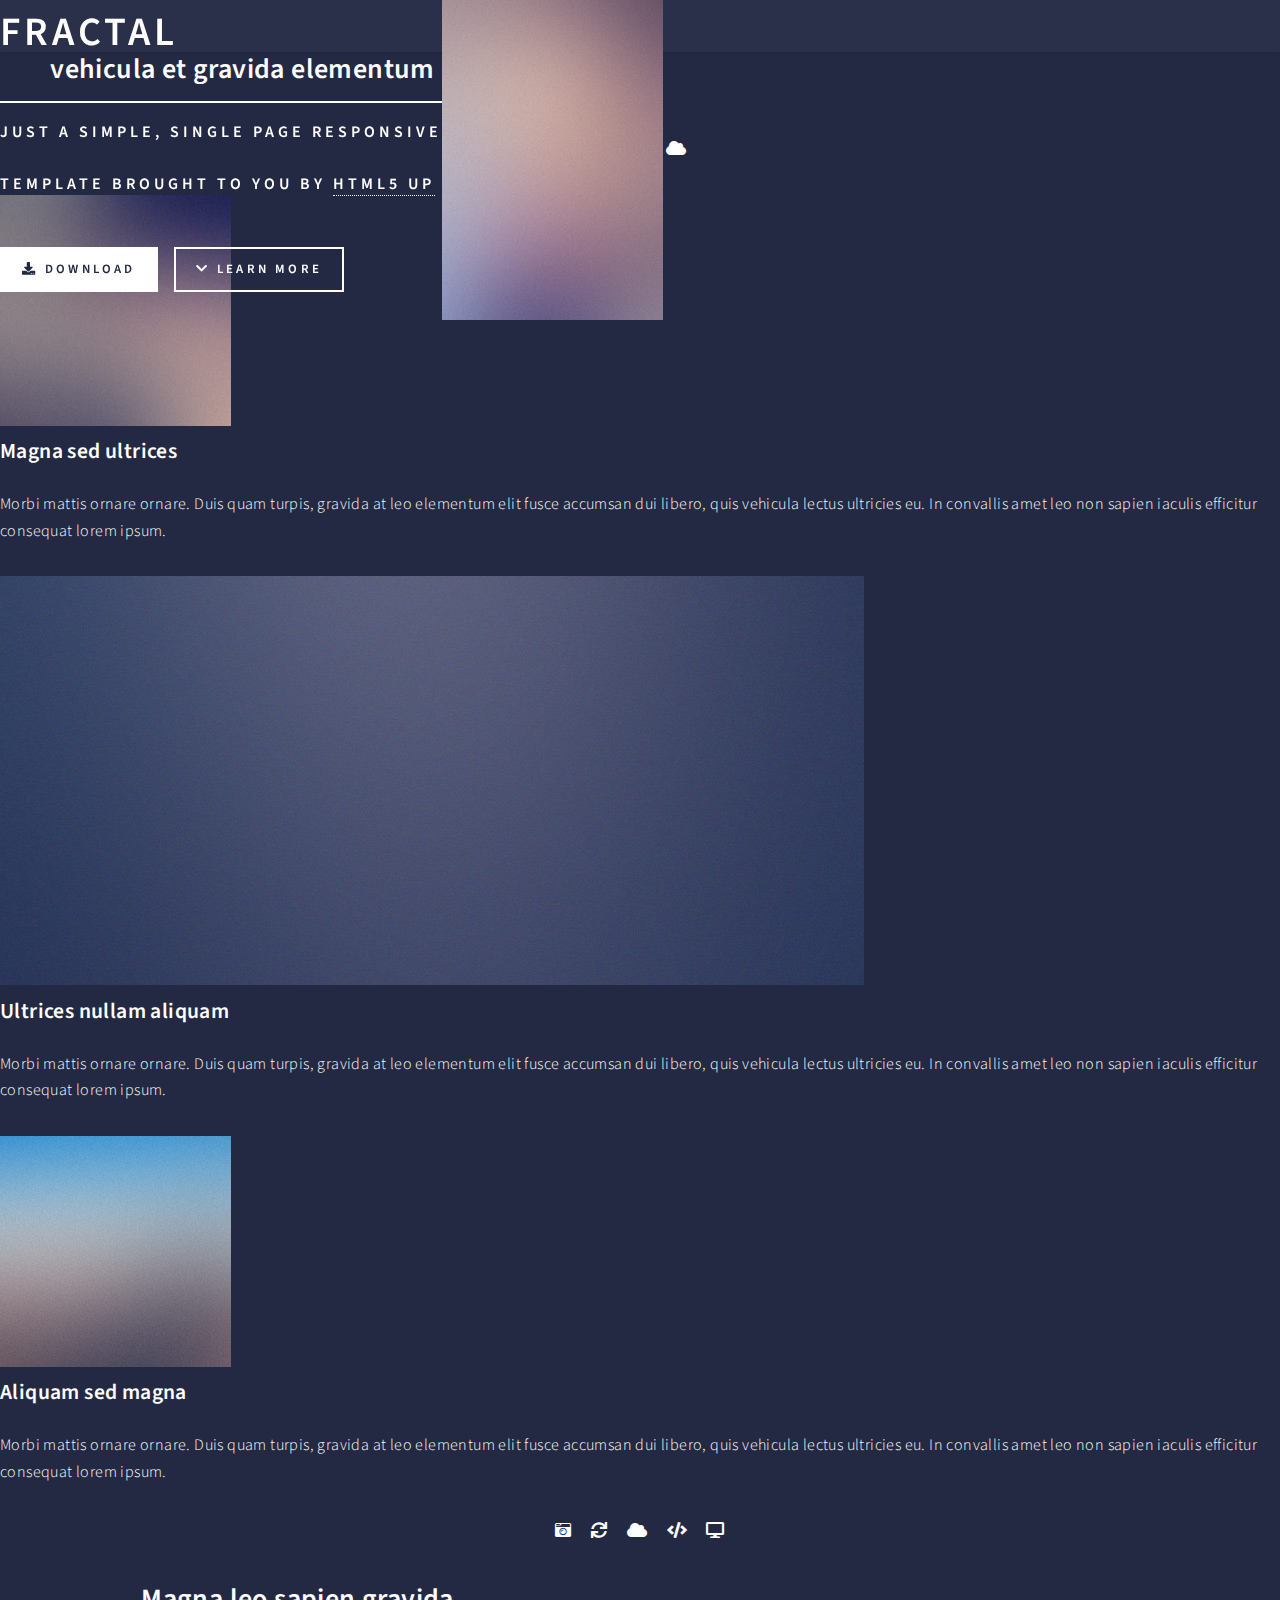
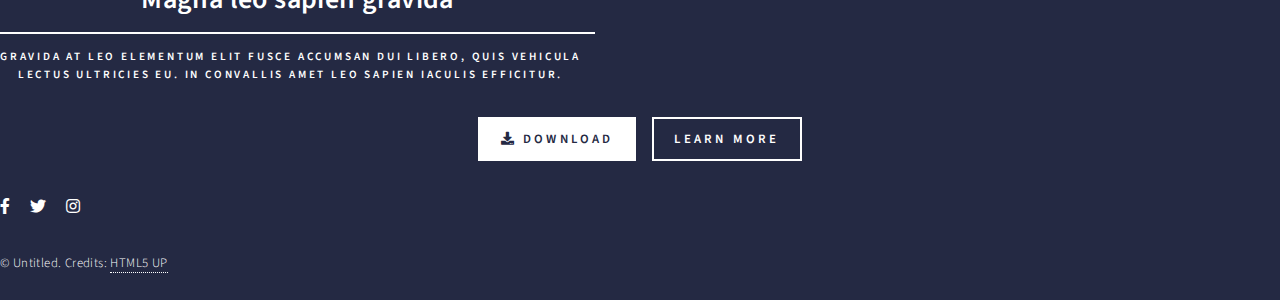
<file: index.html>
<!DOCTYPE HTML>
<!--
	Fractal by HTML5 UP
	html5up.net | @ajlkn
	Free for personal and commercial use under the CCA 3.0 license (html5up.net/license)
-->
<html>
	<head>
		<title>Fractal by HTML5 UP</title>
		<meta charset="utf-8" />
		<meta name="viewport" content="width=device-width, initial-scale=1, user-scalable=no" />
		<link rel="stylesheet" href="assets/css/main.css" />
		<noscript><link rel="stylesheet" href="assets/css/noscript.css" /></noscript>
	</head>
	<body class="is-preload">

		<!-- Header -->
			<header id="header">
				<div class="content">
					<h1><a href="#">Fractal</a></h1>
					<p>Just a simple, single page responsive<br />
					template brought to you by <a href="http://html5up.net">HTML5 UP</a></p>
					<ul class="actions">
						<li><a href="#" class="button primary icon solid fa-download">Download</a></li>
						<li><a href="#one" class="button icon solid fa-chevron-down scrolly">Learn More</a></li>
					</ul>
				</div>
				<div class="image phone"><div class="inner"><img src="images/screen.jpg" alt="" /></div></div>
			</header>

		<!-- One -->
			<section id="one" class="wrapper style2 special">
				<header class="major">
					<h2>Sed ipsum magna lorem tempus amet<br />
					vehicula et gravida elementum</h2>
				</header>
				<ul class="icons major">
					<li><span class="icon solid fa-camera-retro"><span class="label">Shoot</span></span></li>
					<li><span class="icon solid fa-sync"><span class="label">Process</span></span></li>
					<li><span class="icon solid fa-cloud"><span class="label">Upload</span></span></li>
				</ul>
			</section>

		<!-- Two -->
			<section id="two" class="wrapper">
				<div class="inner alt">
					<section class="spotlight">
						<div class="image"><img src="images/pic01.jpg" alt="" /></div>
						<div class="content">
							<h3>Magna sed ultrices</h3>
							<p>Morbi mattis ornare ornare. Duis quam turpis, gravida at leo elementum elit fusce accumsan dui libero, quis vehicula lectus ultricies eu. In convallis amet leo non sapien iaculis efficitur consequat lorem ipsum.</p>
						</div>
					</section>
					<section class="spotlight">
						<div class="image"><img src="images/pic02.jpg" alt="" /></div>
						<div class="content">
							<h3>Ultrices nullam aliquam</h3>
							<p>Morbi mattis ornare ornare. Duis quam turpis, gravida at leo elementum elit fusce accumsan dui libero, quis vehicula lectus ultricies eu. In convallis amet leo non sapien iaculis efficitur consequat lorem ipsum.</p>
						</div>
					</section>
					<section class="spotlight">
						<div class="image"><img src="images/pic03.jpg" alt="" /></div>
						<div class="content">
							<h3>Aliquam sed magna</h3>
							<p>Morbi mattis ornare ornare. Duis quam turpis, gravida at leo elementum elit fusce accumsan dui libero, quis vehicula lectus ultricies eu. In convallis amet leo non sapien iaculis efficitur consequat lorem ipsum.</p>
						</div>
					</section>
					<section class="special">
						<ul class="icons labeled">
							<li><span class="icon solid fa-camera-retro"><span class="label">Ipsum lorem accumsan</span></span></li>
							<li><span class="icon solid fa-sync"><span class="label">Sed vehicula elementum</span></span></li>
							<li><span class="icon solid fa-cloud"><span class="label">Elit fusce consequat</span></span></li>
							<li><span class="icon solid fa-code"><span class="label">Lorem nullam tempus</span></span></li>
							<li><span class="icon solid fa-desktop"><span class="label">Adipiscing amet sapien</span></span></li>
						</ul>
					</section>
				</div>
			</section>

		<!-- Three -->
			<section id="three" class="wrapper style2 special">
				<header class="major">
					<h2>Magna leo sapien gravida</h2>
					<p>Gravida at leo elementum elit fusce accumsan dui libero, quis vehicula<br />
					lectus ultricies eu. In convallis amet leo sapien iaculis efficitur.</p>
				</header>
				<ul class="actions special">
					<li><a href="#" class="button primary icon solid fa-download">Download</a></li>
					<li><a href="#" class="button">Learn More</a></li>
				</ul>
			</section>

		<!-- Four -->
		<!--
			<section id="four" class="wrapper">
				<div class="inner">

					<header class="major">
						<h2>Elements</h2>
					</header>

					<section>
						<h4>Text</h4>
						<p>This is <b>bold</b> and this is <strong>strong</strong>. This is <i>italic</i> and this is <em>emphasized</em>.
						This is <sup>superscript</sup> text and this is <sub>subscript</sub> text.
						This is <u>underlined</u> and this is code: <code>for (;;) { ... }</code>. Finally, <a href="#">this is a link</a>.</p>
						<hr />
						<header>
							<h4>Heading with a Subtitle</h4>
							<p>Lorem ipsum dolor sit amet nullam id egestas urna aliquam</p>
						</header>
						<p>Nunc lacinia ante nunc ac lobortis. Interdum adipiscing gravida odio porttitor sem non mi integer non faucibus ornare mi ut ante amet placerat aliquet. Volutpat eu sed ante lacinia sapien lorem accumsan varius montes viverra nibh in adipiscing blandit tempus accumsan.</p>
						<header>
							<h5>Heading with a Subtitle</h5>
							<p>Lorem ipsum dolor sit amet nullam id egestas urna aliquam</p>
						</header>
						<p>Nunc lacinia ante nunc ac lobortis. Interdum adipiscing gravida odio porttitor sem non mi integer non faucibus ornare mi ut ante amet placerat aliquet. Volutpat eu sed ante lacinia sapien lorem accumsan varius montes viverra nibh in adipiscing blandit tempus accumsan.</p>
						<hr />
						<h2>Heading Level 2</h2>
						<h3>Heading Level 3</h3>
						<h4>Heading Level 4</h4>
						<h5>Heading Level 5</h5>
						<h6>Heading Level 6</h6>
						<hr />
						<h5>Blockquote</h5>
						<blockquote>Fringilla nisl. Donec accumsan interdum nisi, quis tincidunt felis sagittis eget tempus euismod. Vestibulum ante ipsum primis in faucibus vestibulum. Blandit adipiscing eu felis iaculis volutpat ac adipiscing accumsan faucibus. Vestibulum ante ipsum primis in faucibus lorem ipsum dolor sit amet nullam adipiscing eu felis.</blockquote>
						<h5>Preformatted</h5>
						<pre><code>i = 0;

while (!deck.isInOrder()) {
  print 'Iteration ' + i;
  deck.shuffle();
  i++;
}

print 'It took ' + i + ' iterations to sort the deck.';</code></pre>
					</section>

					<section>
						<h4>Lists</h4>
						<div class="row">
							<div class="col-6 col-12-medium">
								<h5>Unordered</h5>
								<ul>
									<li>Dolor pulvinar etiam.</li>
									<li>Sagittis adipiscing.</li>
									<li>Felis enim feugiat.</li>
								</ul>
								<h5>Alternate</h5>
								<ul class="alt">
									<li>Dolor pulvinar etiam.</li>
									<li>Sagittis adipiscing.</li>
									<li>Felis enim feugiat.</li>
								</ul>
							</div>
							<div class="col-6 col-12-medium">
								<h5>Ordered</h5>
								<ol>
									<li>Dolor pulvinar etiam.</li>
									<li>Etiam vel felis viverra.</li>
									<li>Felis enim feugiat.</li>
									<li>Dolor pulvinar etiam.</li>
									<li>Etiam vel felis lorem.</li>
									<li>Felis enim et feugiat.</li>
								</ol>
								<h5>Icons</h5>
								<ul class="icons">
									<li><a href="#" class="icon brands fa-twitter"><span class="label">Twitter</span></a></li>
									<li><a href="#" class="icon brands fa-facebook-f"><span class="label">Facebook</span></a></li>
									<li><a href="#" class="icon brands fa-instagram"><span class="label">Instagram</span></a></li>
									<li><a href="#" class="icon brands fa-github"><span class="label">Github</span></a></li>
								</ul>
							</div>
						</div>
						<h5>Actions</h5>
						<div class="row">
							<div class="col-6 col-12-medium">
								<ul class="actions">
									<li><a href="#" class="button primary">Default</a></li>
									<li><a href="#" class="button">Default</a></li>
								</ul>
								<ul class="actions small">
									<li><a href="#" class="button primary small">Small</a></li>
									<li><a href="#" class="button small">Small</a></li>
								</ul>
								<ul class="actions stacked">
									<li><a href="#" class="button primary">Default</a></li>
									<li><a href="#" class="button">Default</a></li>
								</ul>
								<ul class="actions stacked">
									<li><a href="#" class="button primary small">Small</a></li>
									<li><a href="#" class="button small">Small</a></li>
								</ul>
							</div>
							<div class="col-6 col-12-medium">
								<ul class="actions stacked">
									<li><a href="#" class="button primary fit">Default</a></li>
									<li><a href="#" class="button fit">Default</a></li>
								</ul>
								<ul class="actions stacked">
									<li><a href="#" class="button primary small fit">Small</a></li>
									<li><a href="#" class="button small fit">Small</a></li>
								</ul>
							</div>
						</div>
					</section>

					<section>
						<h4>Table</h4>
						<h5>Default</h5>
						<div class="table-wrapper">
							<table>
								<thead>
									<tr>
										<th>Name</th>
										<th>Description</th>
										<th>Price</th>
									</tr>
								</thead>
								<tbody>
									<tr>
										<td>Item One</td>
										<td>Ante turpis integer aliquet porttitor.</td>
										<td>29.99</td>
									</tr>
									<tr>
										<td>Item Two</td>
										<td>Vis ac commodo adipiscing arcu aliquet.</td>
										<td>19.99</td>
									</tr>
									<tr>
										<td>Item Three</td>
										<td> Morbi faucibus arcu accumsan lorem.</td>
										<td>29.99</td>
									</tr>
									<tr>
										<td>Item Four</td>
										<td>Vitae integer tempus condimentum.</td>
										<td>19.99</td>
									</tr>
									<tr>
										<td>Item Five</td>
										<td>Ante turpis integer aliquet porttitor.</td>
										<td>29.99</td>
									</tr>
								</tbody>
								<tfoot>
									<tr>
										<td colspan="2"></td>
										<td>100.00</td>
									</tr>
								</tfoot>
							</table>
						</div>

						<h5>Alternate</h5>
						<div class="table-wrapper">
							<table class="alt">
								<thead>
									<tr>
										<th>Name</th>
										<th>Description</th>
										<th>Price</th>
									</tr>
								</thead>
								<tbody>
									<tr>
										<td>Item One</td>
										<td>Ante turpis integer aliquet porttitor.</td>
										<td>29.99</td>
									</tr>
									<tr>
										<td>Item Two</td>
										<td>Vis ac commodo adipiscing arcu aliquet.</td>
										<td>19.99</td>
									</tr>
									<tr>
										<td>Item Three</td>
										<td> Morbi faucibus arcu accumsan lorem.</td>
										<td>29.99</td>
									</tr>
									<tr>
										<td>Item Four</td>
										<td>Vitae integer tempus condimentum.</td>
										<td>19.99</td>
									</tr>
									<tr>
										<td>Item Five</td>
										<td>Ante turpis integer aliquet porttitor.</td>
										<td>29.99</td>
									</tr>
								</tbody>
								<tfoot>
									<tr>
										<td colspan="2"></td>
										<td>100.00</td>
									</tr>
								</tfoot>
							</table>
						</div>
					</section>

					<section>
						<h4>Buttons</h4>
						<ul class="actions">
							<li><a href="#" class="button primary">Primary</a></li>
							<li><a href="#" class="button">Default</a></li>
						</ul>
						<ul class="actions">
							<li><a href="#" class="button large">Large</a></li>
							<li><a href="#" class="button">Default</a></li>
							<li><a href="#" class="button small">Small</a></li>
						</ul>
						<ul class="actions fit">
							<li><a href="#" class="button fit">Fit</a></li>
							<li><a href="#" class="button primary fit">Fit</a></li>
							<li><a href="#" class="button fit">Fit</a></li>
						</ul>
						<ul class="actions fit small">
							<li><a href="#" class="button primary fit small">Fit + Small</a></li>
							<li><a href="#" class="button fit small">Fit + Small</a></li>
							<li><a href="#" class="button primary fit small">Fit + Small</a></li>
						</ul>
						<ul class="actions">
							<li><a href="#" class="button primary icon solid fa-download">Icon</a></li>
							<li><a href="#" class="button icon solid fa-download">Icon</a></li>
						</ul>
						<ul class="actions">
							<li><span class="button primary disabled">Disabled</span></li>
							<li><span class="button disabled">Disabled</span></li>
						</ul>
					</section>

					<section>
						<h4>Form</h4>
						<form method="post" action="#">
							<div class="row gtr-uniform">
								<div class="col-6 col-12-xsmall">
									<input type="text" name="demo-name" id="demo-name" value="" placeholder="Name" />
								</div>
								<div class="col-6 col-12-xsmall">
									<input type="email" name="demo-email" id="demo-email" value="" placeholder="Email" />
								</div>
								<div class="col-12">
									<select name="demo-category" id="demo-category">
										<option value="">- Category -</option>
										<option value="1">Manufacturing</option>
										<option value="1">Shipping</option>
										<option value="1">Administration</option>
										<option value="1">Human Resources</option>
									</select>
								</div>
								<div class="col-4 col-12-small">
									<input type="radio" id="demo-priority-low" name="demo-priority" checked>
									<label for="demo-priority-low">Low</label>
								</div>
								<div class="col-4 col-12-small">
									<input type="radio" id="demo-priority-normal" name="demo-priority">
									<label for="demo-priority-normal">Normal</label>
								</div>
								<div class="col-4 col-12-small">
									<input type="radio" id="demo-priority-high" name="demo-priority">
									<label for="demo-priority-high">High</label>
								</div>
								<div class="col-6 col-12-small">
									<input type="checkbox" id="demo-copy" name="demo-copy">
									<label for="demo-copy">Email me a copy</label>
								</div>
								<div class="col-6 col-12-small">
									<input type="checkbox" id="demo-human" name="demo-human" checked>
									<label for="demo-human">Not a robot</label>
								</div>
								<div class="col-12">
									<textarea name="demo-message" id="demo-message" placeholder="Enter your message" rows="6"></textarea>
								</div>
								<div class="col-12">
									<ul class="actions">
										<li><input type="submit" value="Send Message" class="primary" /></li>
										<li><input type="reset" value="Reset" /></li>
									</ul>
								</div>
							</div>
						</form>
					</section>

					<section>
						<h4>Image</h4>
						<h5>Fit</h5>
						<div class="box alt">
							<div class="row gtr-uniform">
								<div class="col-12"><span class="image fit"><img src="images/pic04.jpg" alt="" /></span></div>
								<div class="col-4"><span class="image fit"><img src="images/pic01.jpg" alt="" /></span></div>
								<div class="col-4"><span class="image fit"><img src="images/pic02.jpg" alt="" /></span></div>
								<div class="col-4"><span class="image fit"><img src="images/pic03.jpg" alt="" /></span></div>
								<div class="col-4"><span class="image fit"><img src="images/pic02.jpg" alt="" /></span></div>
								<div class="col-4"><span class="image fit"><img src="images/pic03.jpg" alt="" /></span></div>
								<div class="col-4"><span class="image fit"><img src="images/pic01.jpg" alt="" /></span></div>
								<div class="col-4"><span class="image fit"><img src="images/pic03.jpg" alt="" /></span></div>
								<div class="col-4"><span class="image fit"><img src="images/pic01.jpg" alt="" /></span></div>
								<div class="col-4"><span class="image fit"><img src="images/pic02.jpg" alt="" /></span></div>
							</div>
						</div>
						<h5>Left &amp; Right</h5>
						<p><span class="image left"><img src="images/pic05.jpg" alt="" /></span>Fringilla nisl. Donec accumsan interdum nisi, quis tincidunt felis sagittis eget. tempus euismod. Vestibulum ante ipsum primis in faucibus vestibulum. Blandit adipiscing eu felis iaculis volutpat ac adipiscing accumsan eu faucibus. Integer ac pellentesque praesent tincidunt felis sagittis eget. tempus euismod. Vestibulum ante ipsum primis in faucibus vestibulum. Blandit adipiscing eu felis iaculis volutpat ac adipiscing accumsan eu faucibus. Integer ac pellentesque praesent. Donec accumsan interdum nisi, quis tincidunt felis sagittis eget. tempus euismod. Vestibulum ante ipsum primis in faucibus vestibulum. Blandit adipiscing eu felis iaculis volutpat ac adipiscing accumsan eu faucibus. Integer ac pellentesque praesent tincidunt felis sagittis eget. tempus euismod. Vestibulum ante ipsum primis in faucibus vestibulum. Blandit adipiscing eu felis iaculis volutpat ac adipiscing accumsan eu faucibus. Integer ac pellentesque praesent. Blandit adipiscing eu felis iaculis volutpat ac adipiscing accumsan eu faucibus. Integer ac pellentesque praesent tincidunt felis sagittis eget. tempus euismod. Vestibulum ante ipsum primis in faucibus vestibulum. Blandit adipiscing eu felis iaculis volutpat ac adipiscing accumsan eu faucibus. Integer ac pellentesque praesent.</p>
						<p><span class="image right"><img src="images/pic05.jpg" alt="" /></span>Fringilla nisl. Donec accumsan interdum nisi, quis tincidunt felis sagittis eget. tempus euismod. Vestibulum ante ipsum primis in faucibus vestibulum. Blandit adipiscing eu felis iaculis volutpat ac adipiscing accumsan eu faucibus. Integer ac pellentesque praesent tincidunt felis sagittis eget. tempus euismod. Vestibulum ante ipsum primis in faucibus vestibulum. Blandit adipiscing eu felis iaculis volutpat ac adipiscing accumsan eu faucibus. Integer ac pellentesque praesent. Donec accumsan interdum nisi, quis tincidunt felis sagittis eget. tempus euismod. Vestibulum ante ipsum primis in faucibus vestibulum. Blandit adipiscing eu felis iaculis volutpat ac adipiscing accumsan eu faucibus. Integer ac pellentesque praesent tincidunt felis sagittis eget. tempus euismod. Vestibulum ante ipsum primis in faucibus vestibulum. Blandit adipiscing eu felis iaculis volutpat ac adipiscing accumsan eu faucibus. Integer ac pellentesque praesent. Blandit adipiscing eu felis iaculis volutpat ac adipiscing accumsan eu faucibus. Integer ac pellentesque praesent tincidunt felis sagittis eget. tempus euismod. Vestibulum ante ipsum primis in faucibus vestibulum. Blandit adipiscing eu felis iaculis volutpat ac adipiscing accumsan eu faucibus. Integer ac pellentesque praesent.</p>
					</section>

				</div>
			</section>
		-->

		<!-- Footer -->
			<footer id="footer">
				<ul class="icons">
					<li><a href="#" class="icon brands fa-facebook-f"><span class="label">Facebook</span></a></li>
					<li><a href="#" class="icon brands fa-twitter"><span class="label">Twitter</span></a></li>
					<li><a href="#" class="icon brands fa-instagram"><span class="label">Instagram</span></a></li>
				</ul>
				<p class="copyright">&copy; Untitled. Credits: <a href="http://html5up.net">HTML5 UP</a></p>
			</footer>

		<!-- Scripts -->
			<script src="assets/js/jquery.min.js"></script>
			<script src="assets/js/jquery.scrolly.min.js"></script>
			<script src="assets/js/browser.min.js"></script>
			<script src="assets/js/breakpoints.min.js"></script>
			<script src="assets/js/util.js"></script>
			<script src="assets/js/main.js"></script>

	</body>
</html>
</file>
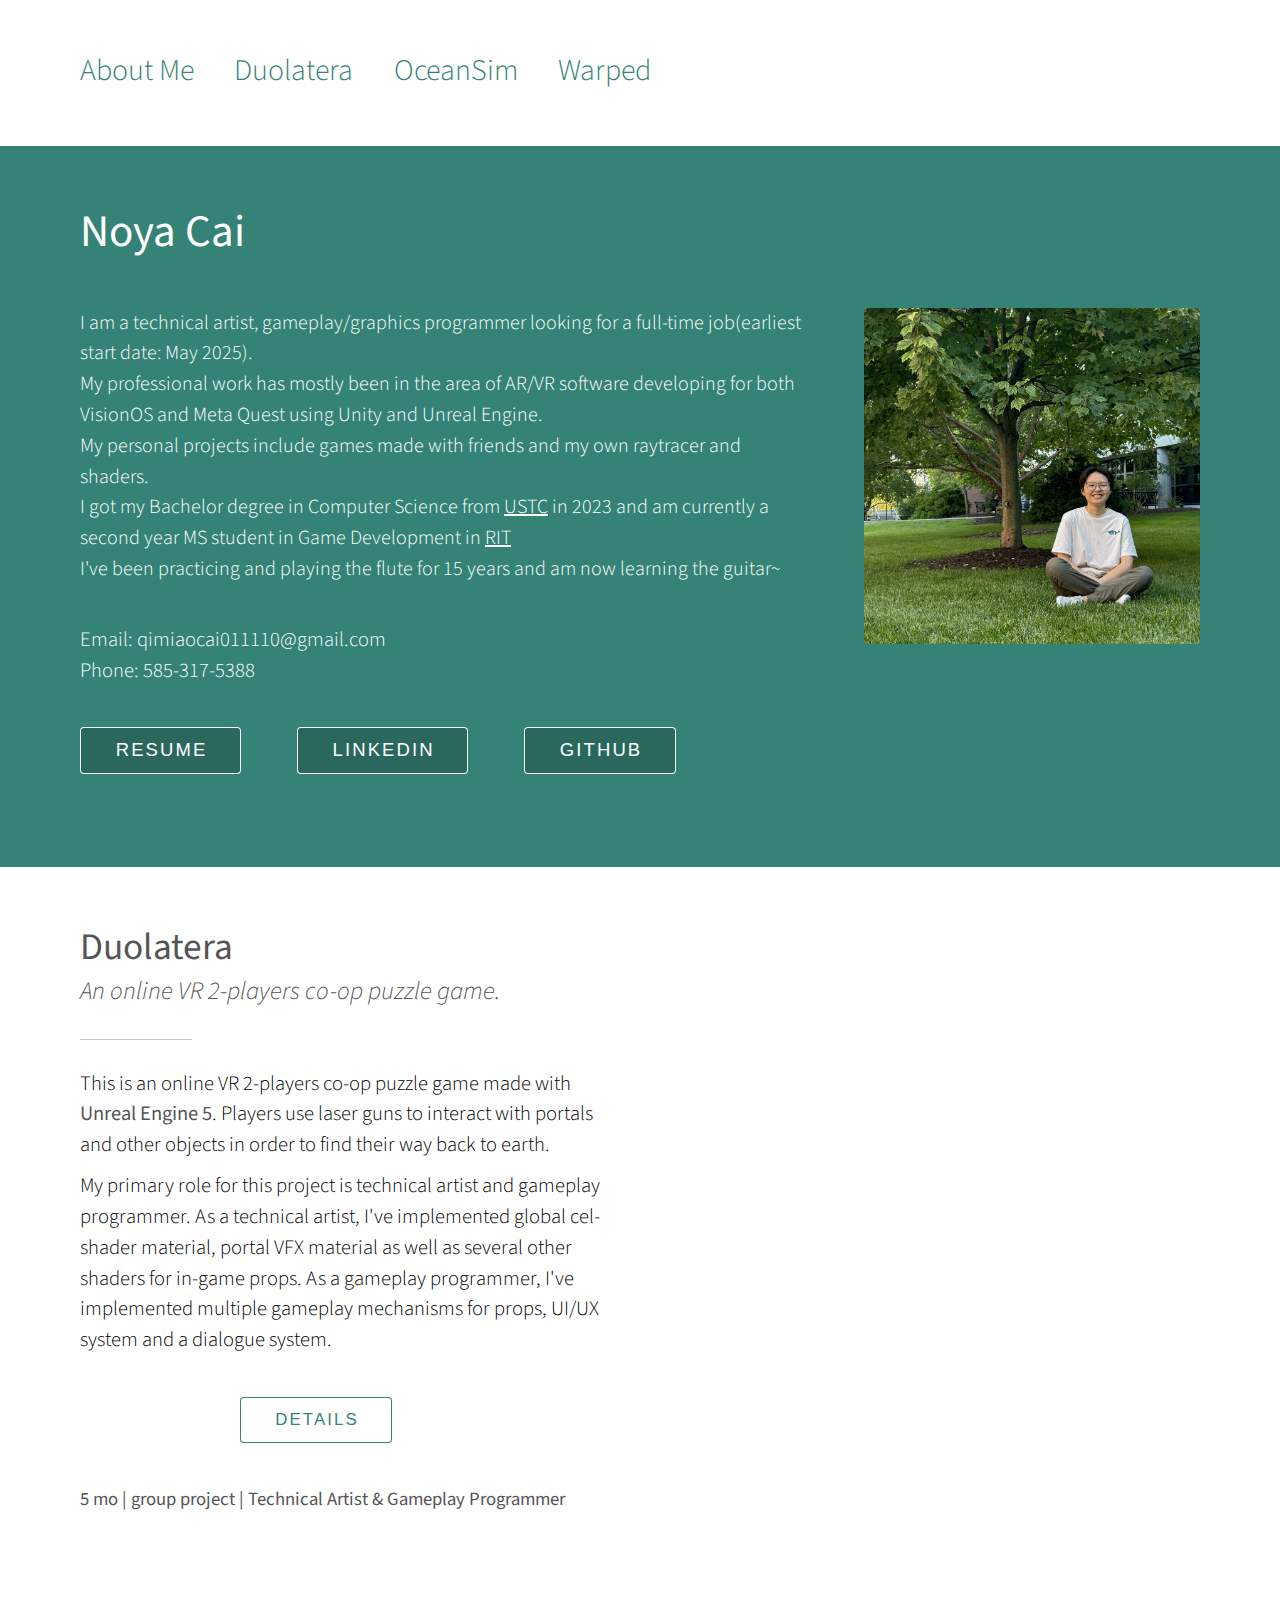
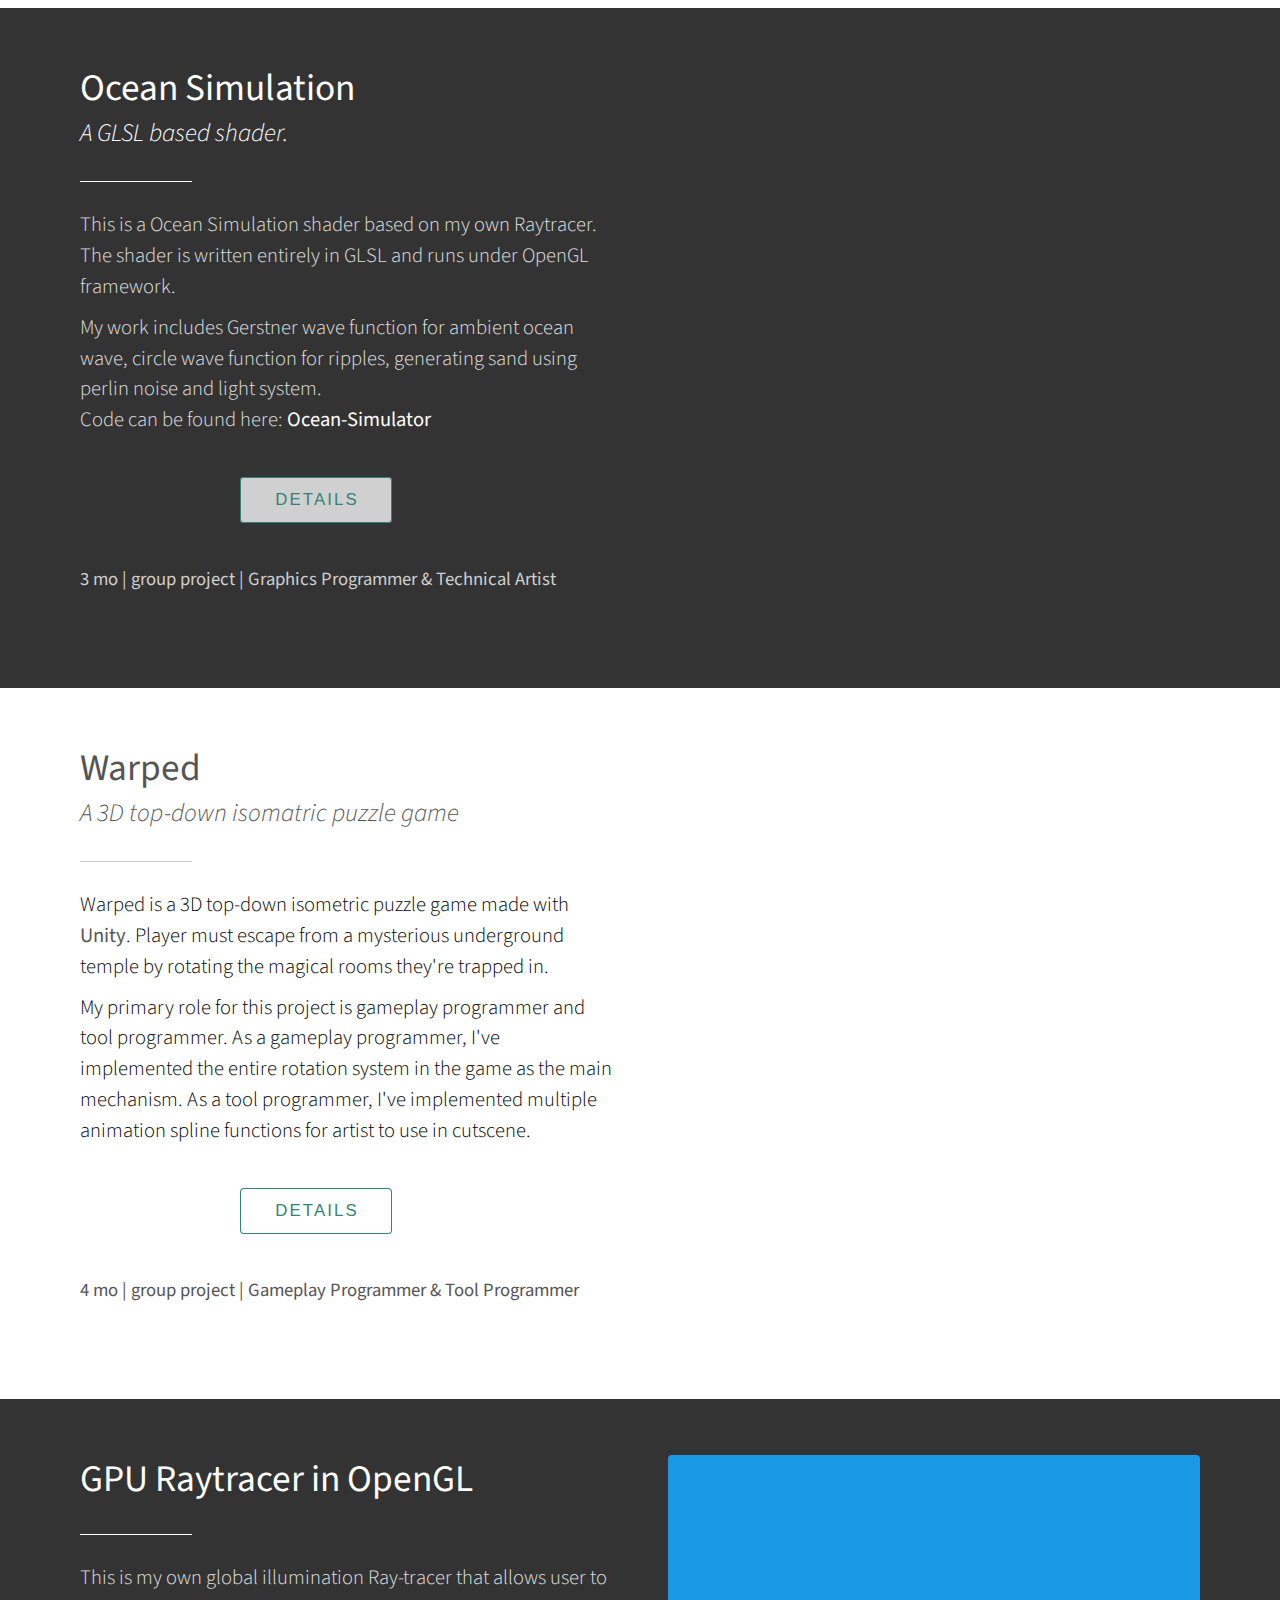
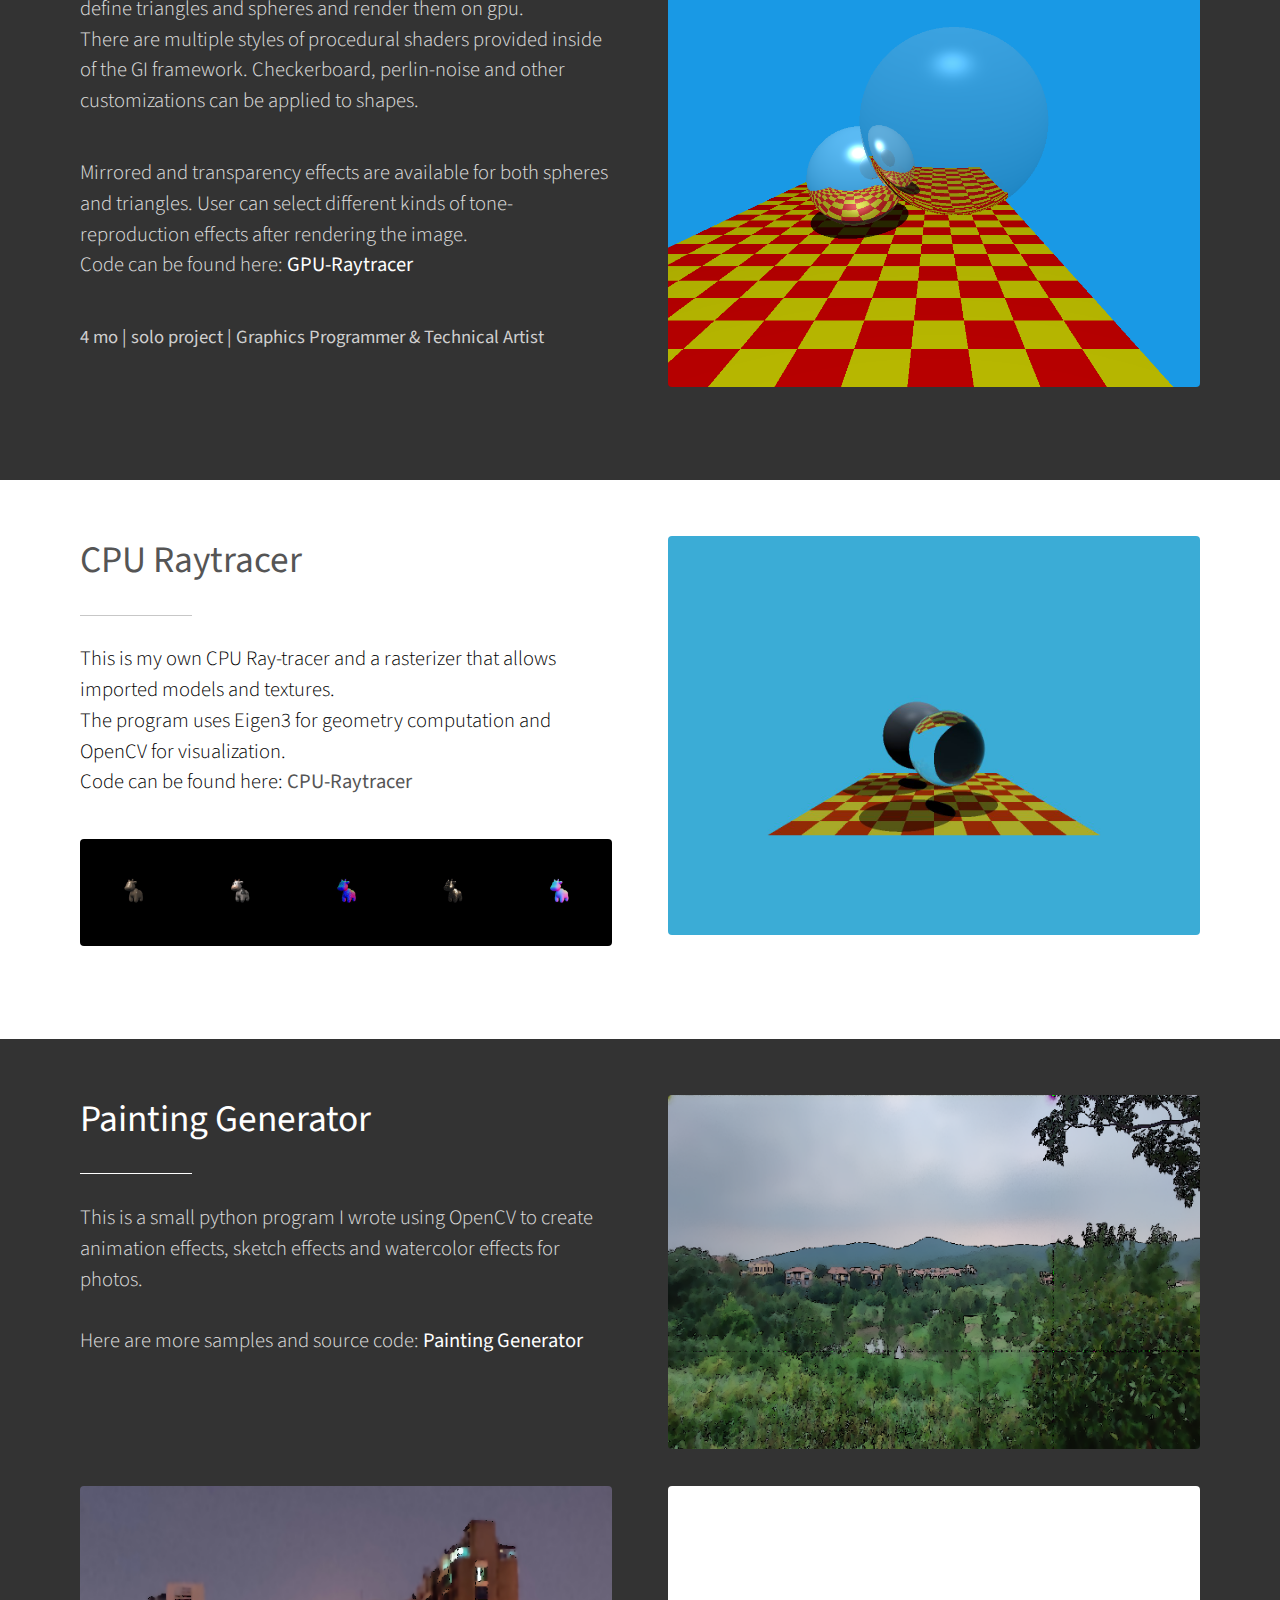
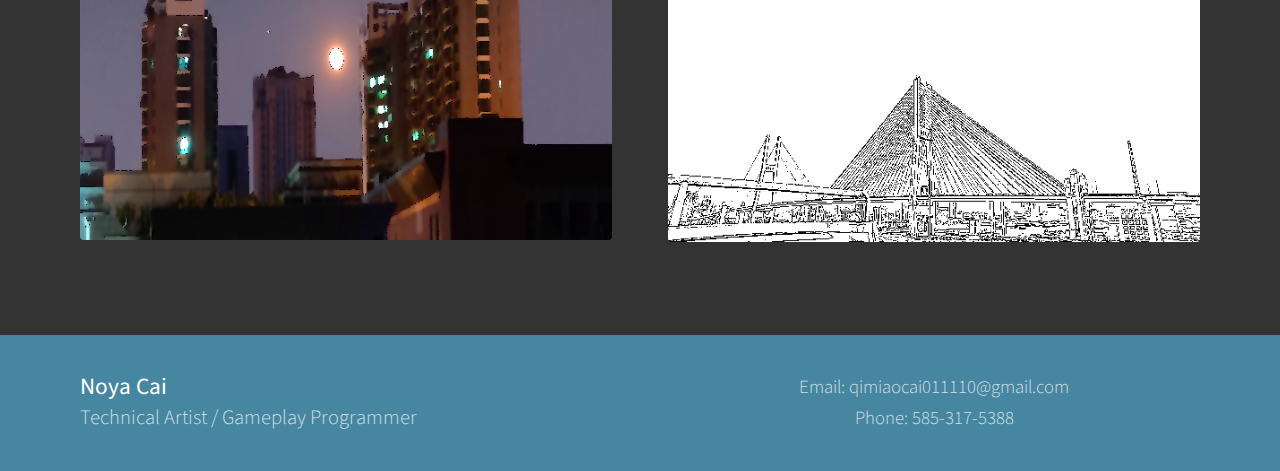
<file: Portfolio-Website-main/index.html>
<!DOCTYPE HTML>
<!--
	Photon by HTML5 UP
	html5up.net | @ajlkn
	Free for personal and commercial use under the CCA 3.0 license (html5up.net/license)
-->
<html>
	<head>
		<title>Noya Cai Portfolio</title>
		<meta charset="utf-8" />
		<meta name="viewport" content="width=device-width, initial-scale=1, user-scalable=no" />
		<link rel="stylesheet" href="assets/css/main.css" />
		<noscript><link rel="stylesheet" href="assets/css/noscript.css" /></noscript>
	</head>
	<body class="is-preload">
		<!-- Header -->
		<section id = "one" class="main style3" style="background-color: #ffffff;">
			<div class="container"  >
				<div class="row gtr-150" >
					<div class="col-8 col-12-medium imp-medium" >
						<a href= "index.html" style="text-align: right; margin-right: 5%; font-size:30px" target="_self"><font color="358376";>About Me</font></a>
						<a href= "Duolatera.html" style="text-align: right; margin-right: 5%; font-size:30px" target="_self"><font color="358376">Duolatera</font></a>
						<a href= "OceanSim.html" style="text-align: right; margin-right: 5%; font-size:30px" target="_self"><font color="358376">OceanSim</font></a>
						<a href= "Warped.html" style="text-align: right; margin-right: 5%; font-size:30px" target="_self"><font color="358376">Warped</font></a>
					</div>
				</div>
			</div>
		</section>
		<!-- Header -->
			<section id = "one" class="main style3" style="background-color: #358376;">

				<div class="container" >
					<h1 style="text-align: left; margin-left: 0%; font-size:45px"> <b><font color="FFFFFF">Noya Cai </font></b></h1>
					<div class="row gtr-150">
						<div class="col-8 col-12-medium imp-medium">
							<p style="text-align: left; margin-left: 0%; font-size:20px;"> 
								<font color="FFFFFF">
								I am a technical artist, gameplay/graphics programmer looking for a full-time job(earliest start date: May 2025).
								<br>
								My professional work has mostly been in the area of AR/VR software developing for both VisionOS and Meta Quest using Unity and Unreal Engine.
								<br>
								My personal projects include games made with friends and my own raytracer and shaders.
								<br>
								I got my Bachelor degree in Computer Science from 
								<a href="https://www.usnews.com/education/best-global-universities/university-of-science-technology-of-china-cas-505547"> <u>USTC</u> </a> 
								in 2023 and am currently a second year MS student in Game Development in 
								<a href="https://www.rit.edu/study/game-design-and-development-ms"> <u> RIT </u></a>
								<br>
								I've been practicing and playing the flute for 15 years and am now learning the guitar~
								</font>
							</p>
							<p>
								<font color="FFFFFF">
								Email: <a href="mailto: qimiaocai011110@gmail.com"> qimiaocai011110@gmail.com </a><br>
								Phone: 585-317-5388
								</font>
							</p>
							<div class="row gtr-150">
								<form action="NoyaCai.pdf" target="_blank">
									<button style="border: #ffffff;" type="submit"><p><font color="FFFFFF">Resume</font></p></button>
								</form>
								<form action="https://www.linkedin.com/in/noya-cai-124489292/" target="_blank">
									<button style="border: #ffffff;"><p><font color="FFFFFF">LinkedIn</font></p></button>
								</form>
								<form action="https://github.com/NoyaCai1110" target="_blank">
									<button style="border: #ffffff;"><p><font color="FFFFFF">GitHub</font></p></button>
								</form>
							</div>
						</div>
						<div class="col-4 col-12-medium imp-medium" style="text-align: right; margin-right: 0%;">
							<span class="image fit"><img src="images/Noya.jpg" alt="" /></span>
						</div>
					</div>
					
					
				</div>
			</section>
		<!-- One -->
		<section id="one" class="main style1">
			<div class="container">
				<div class="row gtr-150">
					<div class="col-6 col-12-medium">
						<header class="major">
							<h2>
								<b>Duolatera</b>
							</h2>
							<h3 style="font-style: italic;">
								An online VR 2-players co-op puzzle game. 
							</h3>
						</header>
						<p style="margin-bottom: 0.5em;">
							This is an online VR 2-players co-op puzzle game made with <b>Unreal Engine 5</b>. 
							Players use laser guns to interact with portals and other objects in order to find their way back to earth.
						</p>
						<p style="margin-bottom: 0.5em;">
							My primary role for this project is technical artist and gameplay programmer. 
							As a technical artist, I've implemented global cel-shader material, portal VFX material as well as several other shaders for in-game props. 
							As a gameplay programmer, I've implemented multiple gameplay mechanisms for props, UI/UX system and a dialogue system.
						</p>
						<div class="col-4 col-12-medium imp-medium" style="text-align: left; margin-left: 30%;">
							<p>
								<form action="Duolatera.html" target="_self">
									<button style="border: #358376"><a>Details</a></button>
								</form>
							</p>
						</div>
						<p style="color: #555555; font-weight: 400; font-size: 1em;">
							5 mo | group project | Technical Artist & Gameplay Programmer 
						</p>
					</div>
					<div class="col-6 col-12-medium imp-medium">
						<iframe width="540" height="540" src="https://www.youtube.com/embed/I1gRbKmDvMs" frameborder="0" allowfullscreen></iframe>
					</div>
				</div>
			</div>
		</section>

		<!-- Two -->
		<section id="two" class="main style2">
			<div class="container">
				<div class="row gtr-150">
					<div class="col-6 col-12-medium">
						<header class="major">
							<h2>
								<b>Ocean Simulation</b>
							</h2>
							<h3 style="font-style: italic;">
								A GLSL based shader.
							</h3>
						</header>
						<p style="margin-bottom: 0.5em;">
							This is a Ocean Simulation shader based on my own Raytracer. <br />
							The shader is written entirely in GLSL and runs under OpenGL framework.
						</p>	
						<p style="margin-bottom: 0.5em;">
							My work includes Gerstner wave function for ambient ocean wave, circle wave function for ripples, generating sand using perlin noise and light system.
							<br/>
							Code can be found here: 
							<a href="https://github.com/NoyaCai1110/Ocean-Simulator"> <b>Ocean-Simulator</b> </a>
						</p>
						<div class="col-4 col-12-medium imp-medium" style="text-align: left; margin-left: 30%;">
							<p>
								<form action="OceanSim.html" target="_self">
									<button style="border: #358376"><a>Details</a></button>
								</form>	
							</p>
						</div>
						<p style="color: #cfcfcf; font-weight: 400; font-size: 1em;">
							3 mo | group project | Graphics Programmer & Technical Artist
						</p>
					</div>
					<div class="col-6 col-12-medium imp-medium">
						<iframe width="540" height="540" src="https://www.youtube.com/embed/mi3qrnqoHJg" frameborder="0" allowfullscreen></iframe>
					</div>
				</div>
			</div>
		</section>
		<!-- Three -->
		<section id="three" class="main style1">
			<div class="container">
				<div class="row gtr-150">
					<div class="col-6 col-12-medium">
						<header class="major">
							<h2>
								<b>Warped</b>
							</h2>
							<h3 style="font-style: italic;">
								A 3D top-down isomatric puzzle game
							</h3>
						</header>
						<p style="margin-bottom: 0.5em;">
							Warped is a 3D top-down isometric puzzle game made with <b>Unity</b>.
							Player must escape from a mysterious underground temple by rotating the magical rooms they're trapped in.
						</p>
						<p style="margin-bottom: 0.5em;">
							My primary role for this project is gameplay programmer and tool programmer.
							As a gameplay programmer, I've implemented the entire rotation system in the game as the main mechanism.
							As a tool programmer, I've implemented multiple animation spline functions for artist to use in cutscene. 
						</p>
						<div class="col-4 col-12-medium imp-medium" style="text-align: left; margin-left: 30%;">
							<p>
								<form action="Warped.html" target="_self">
									<button style="border: #358376"><a>Details</a></button>
								</form>
							</p>
						</div>
						<p style="color: #555555; font-weight: 400; font-size: 1em;">
							4 mo | group project | Gameplay Programmer & Tool Programmer
						</p>
					</div>
					<div class="col-6 col-12-medium imp-medium">
						<iframe width="540" height="480" src="https://www.youtube.com/embed/O_NReiN2AGU" frameborder="0" allowfullscreen></iframe>
					</div>
				</div>
			</div>
		</section>
		<!-- Four -->
		<section id="four" class="main style2">
			<div class="container">
				<div class="row gtr-150">
					<div class="col-6 col-12-medium">
						<header class="major">
							<h2>
								<b>GPU Raytracer in OpenGL</b>
							</h2>
						</header>
						<p>
							This is my own global illumination Ray-tracer that allows user to define triangles and spheres and render them on gpu.<br /> 
							There are multiple styles of procedural shaders provided inside of the GI framework. Checkerboard, perlin-noise and other customizations can be applied to shapes.<br />
						</p>	
						<p>
							Mirrored and transparency effects are available for both spheres and triangles.
							User can select different kinds of tone-reproduction effects after rendering the image.<br />
							Code can be found here: 
							<a href="https://github.com/NoyaCai1110/GPU-Raytracer"> <b>GPU-Raytracer</b> </a>
						</p>
						<p style="color: #cfcfcf; font-weight: 400; font-size: 1em;">
							4 mo | solo project | Graphics Programmer & Technical Artist
						</p>
					</div>
					<div class="col-6 col-12-medium imp-medium">
						<span class="image fit"><img src="images/Raytracing.bmp" alt="" /></span>
					</div>
				</div>
			</div>
		</section>
		
		<!-- Five -->
		<section id="five" class="main style1">
			<div class="container">
				<div class="row gtr-150">
					<div class="col-6 col-12-medium">
						<header class="major">
							<h2>
								<b>CPU Raytracer</b>
							</h2>
						</header>
						<p>	This is my own CPU Ray-tracer and a rasterizer that allows imported models and textures.<br /> 
							The program uses Eigen3 for geometry computation and OpenCV for visualization.<br />
							Code can be found here: 
							<a href="https://github.com/NoyaCai1110/CPU-Based-Ray-Tracer"> <b>CPU-Raytracer</b> </a>
						</p>
						<div class="col-6 col-12-medium imp-medium">
							<span class="image fit" ><img src="images/rasterizer.jpg" alt="" /></span>
						</div>
					</div>
					<div class="col-6 col-12-medium imp-medium">
						<span class="image fit"><img src="images/binary.jpg" alt="" /></span>
					</div>
					
				</div>
			</div>
		</section>

		<!-- Six -->
		<section id="six" class="main style2">
			<div class="container">
				<div class="row gtr-150">
					<div class="col-6 col-12-medium">
						<header class="major">
							<h2>
								<b>Painting Generator</b>
							</h2>
						</header>
						<p>
							This is a small python program I wrote using OpenCV to create animation effects, 
							sketch effects and watercolor effects for photos. </br>
						</br>
							Here are more samples and source code:
							<a href="https://github.com/NoyaCai1110/Painting-Generator"> <b>Painting Generator</b> </a>
						</p>
					</div>
					<div class="col-6 col-12-medium imp-medium">
						<span class="image fit"><img src="images/WaterColor.png" alt="" /></span>
					</div>
					<div class="col-6 col-12-medium imp-medium">
						<span class="image fit"><img src="images/Animation.png" alt="" /></span>
					</div>
					<div class="col-6 col-12-medium imp-medium">
						<span class="image fit"><img src="images/Sketch.png" alt="" /></span>
					</div>
				</div>
			</div>
		</section>

		
	
		<!-- Footer -->
		<section id="footer">
			<div class = "container">
				<div class="row gtr-150">
					<div class="col-6 col-12-medium">
						<p style = "text-align:left; margin: 0 0 0 0; font-size: 1.25em;" >
							<b>Noya Cai</b> 
						</p>	
						<p style = "text-align:left;  margin: 0 0 0 0;" >
							Technical Artist / Gameplay Programmer
						</p>
					</div>
					<div class="col-6 col-12-medium">
						Email: <a href="mailto: qimiaocai011110@gmail.com"> qimiaocai011110@gmail.com </a>
						<br>Phone: 585-317-5388
					</div>
				</div>
			</div>
		</section>

		<!-- Scripts -->
			<script src="assets/js/jquery.min.js"></script>
			<script src="assets/js/jquery.scrolly.min.js"></script>
			<script src="assets/js/browser.min.js"></script>
			<script src="assets/js/breakpoints.min.js"></script>
			<script src="assets/js/util.js"></script>
			<script src="assets/js/main.js"></script>

	</body>
</html>
</file>
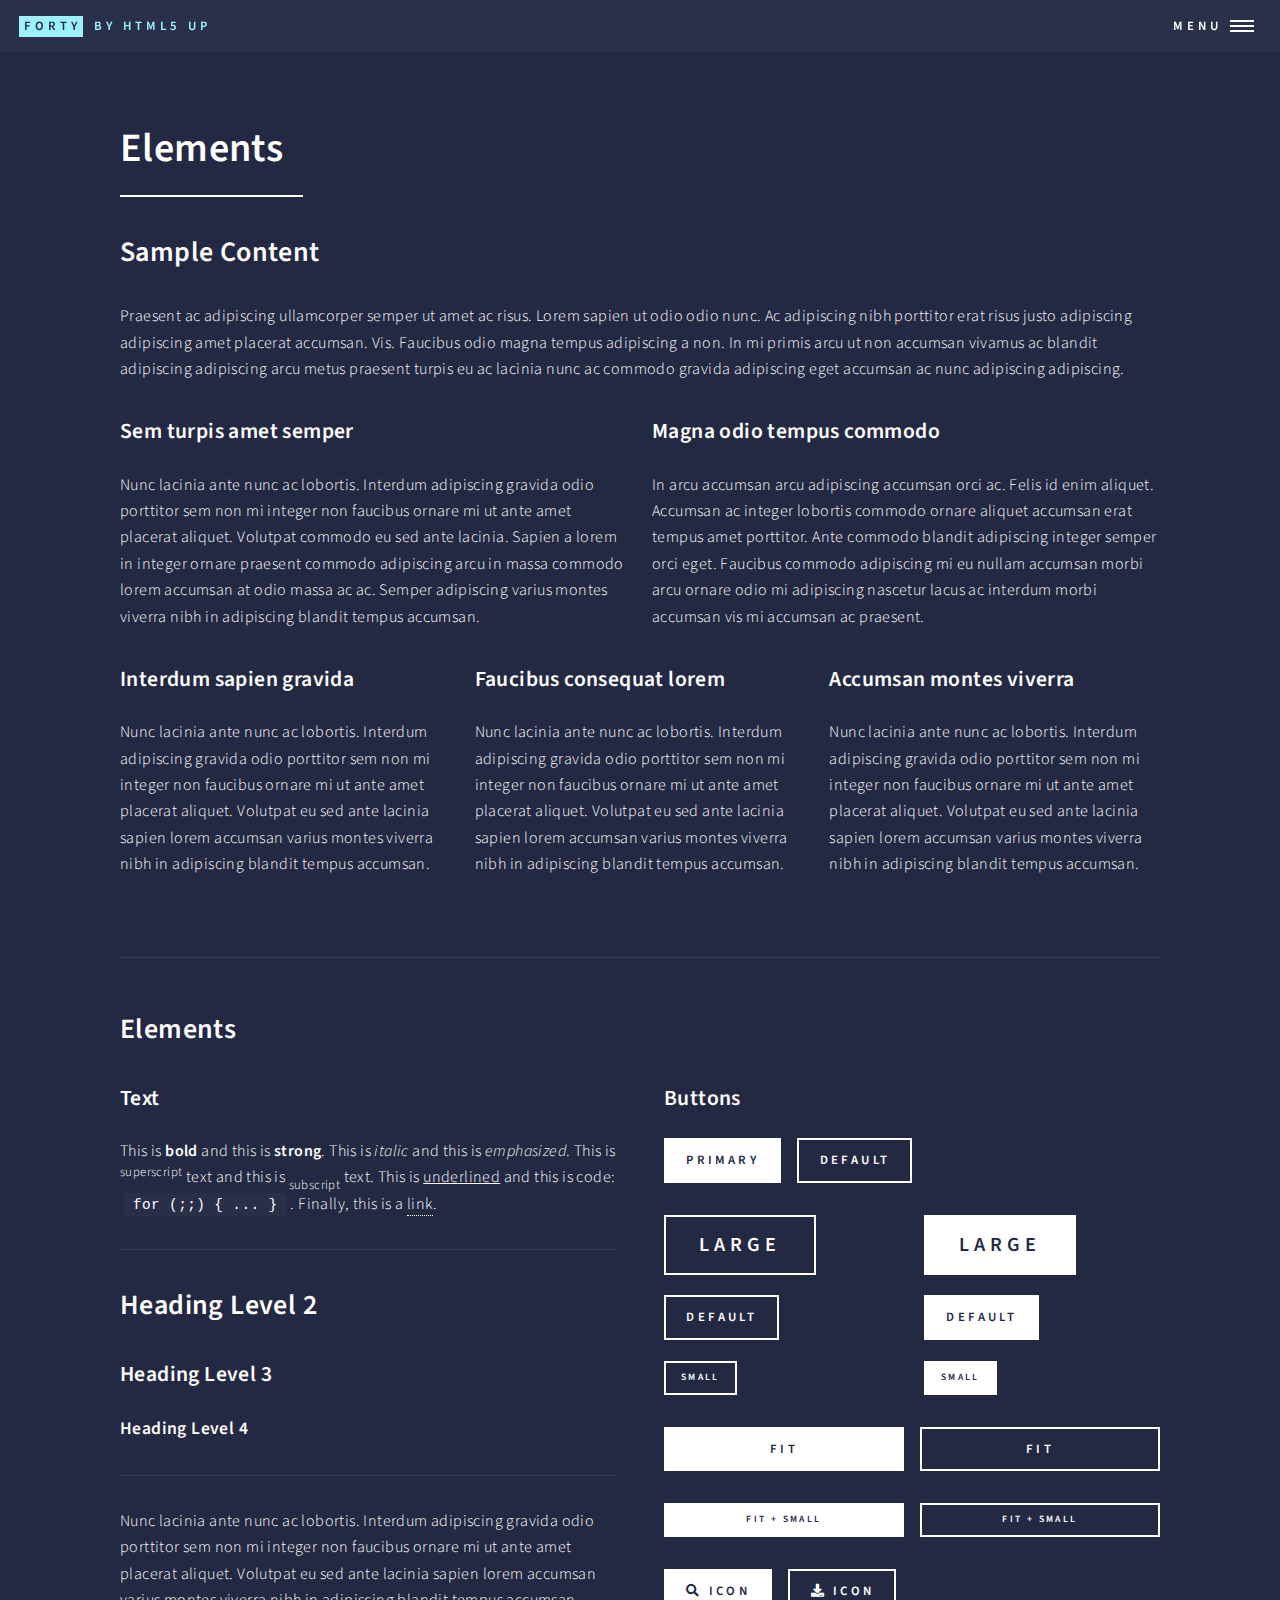
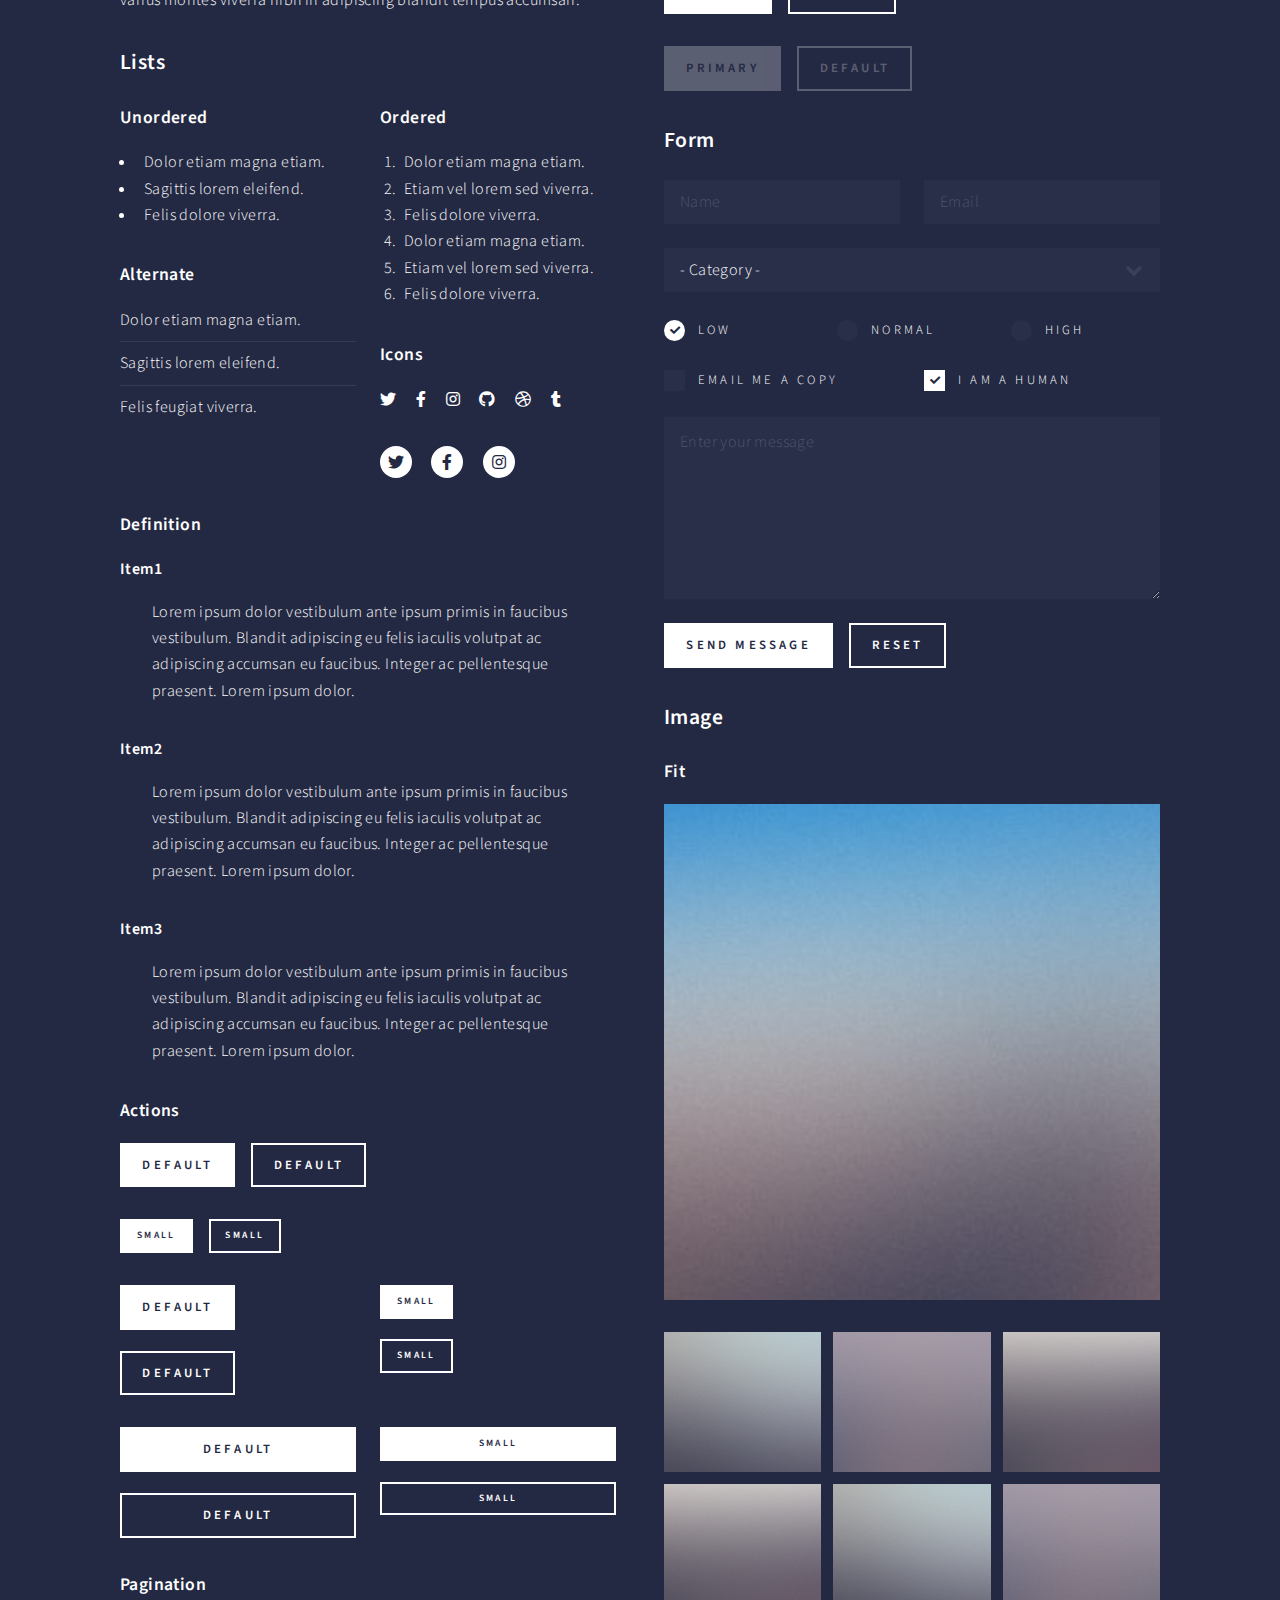
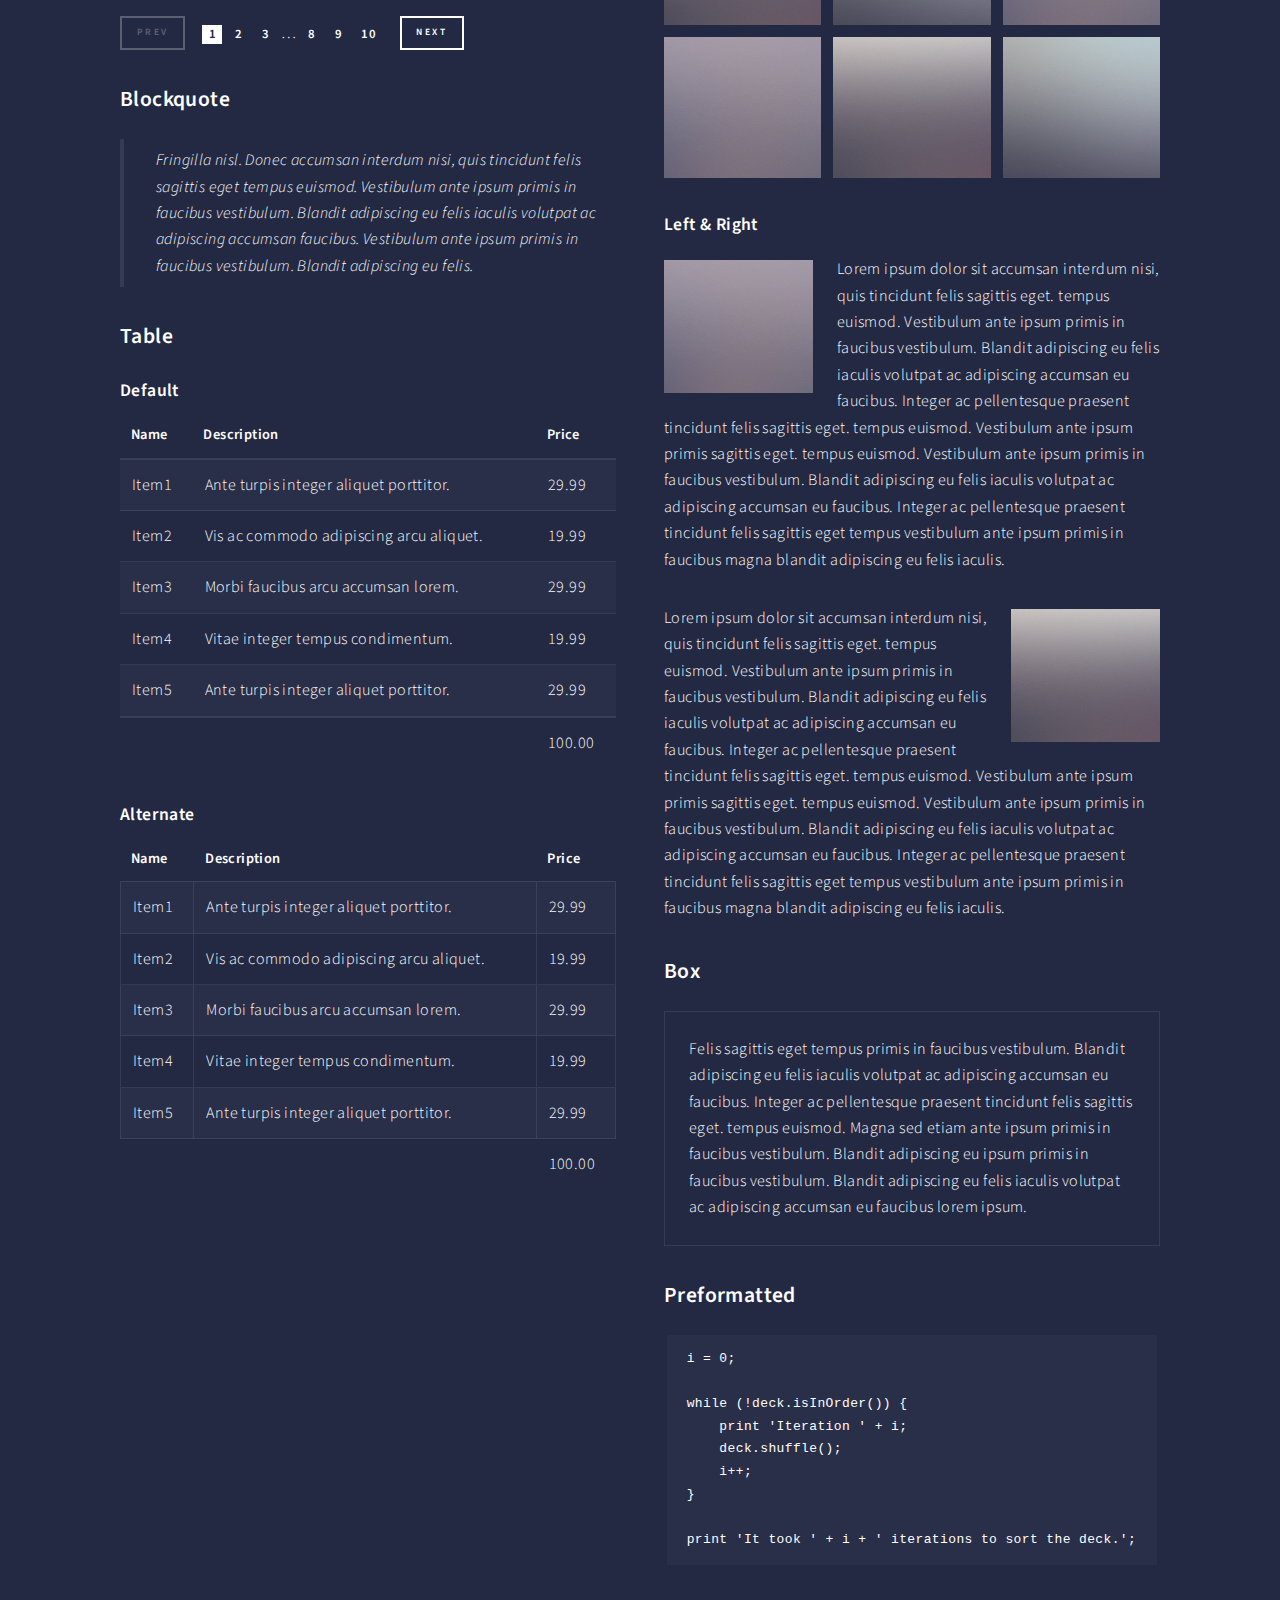
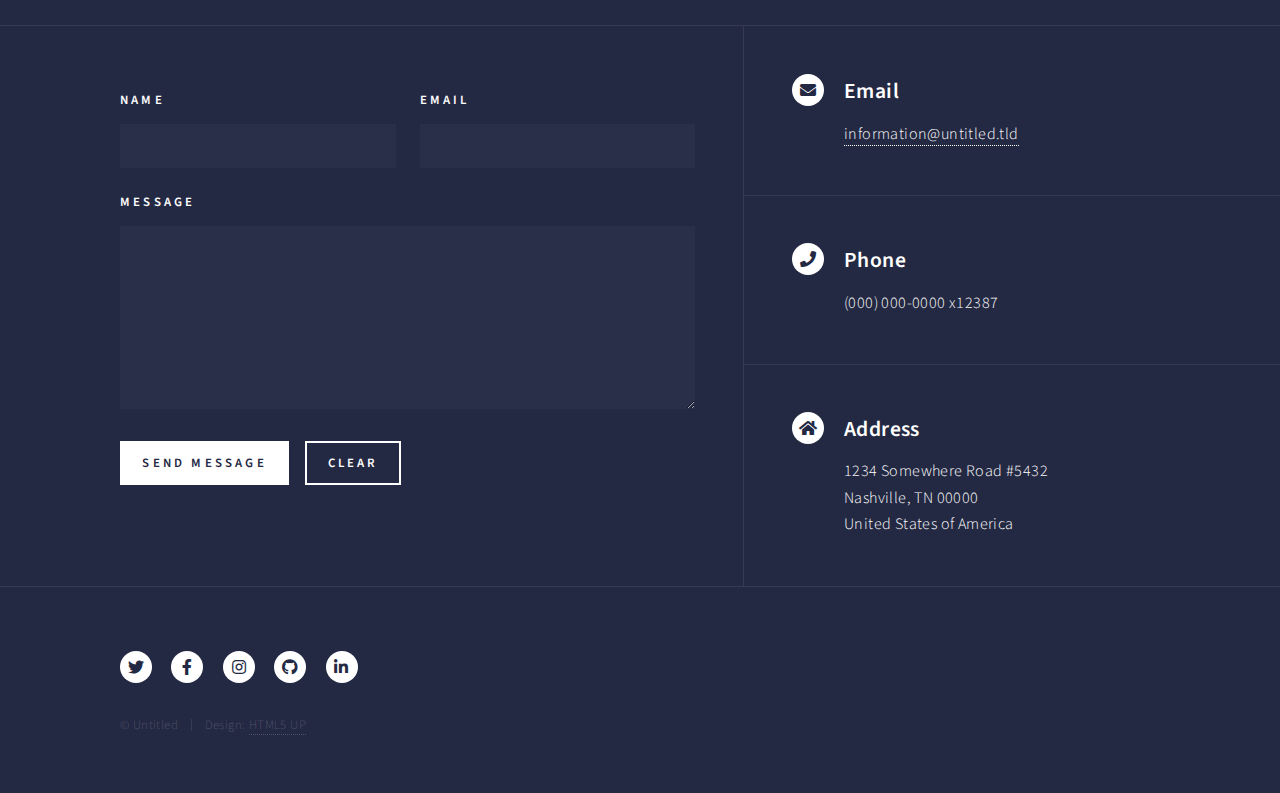
<file: elements.html>
<!DOCTYPE HTML>
<!--
	Forty by HTML5 UP
	html5up.net | @ajlkn
	Free for personal and commercial use under the CCA 3.0 license (html5up.net/license)
-->
<html>
	<head>
		<title>Elements - Forty by HTML5 UP</title>
		<meta charset="utf-8" />
		<meta name="viewport" content="width=device-width, initial-scale=1, user-scalable=no" />
		<link rel="stylesheet" href="assets/css/main.css" />
		<noscript><link rel="stylesheet" href="assets/css/noscript.css" /></noscript>
	</head>
	<body class="is-preload">

		<!-- Wrapper -->
			<div id="wrapper">

				<!-- Header -->
					<header id="header">
						<a href="index.html" class="logo"><strong>Forty</strong> <span>by HTML5 UP</span></a>
						<nav>
							<a href="#menu">Menu</a>
						</nav>
					</header>

				<!-- Menu -->
					<nav id="menu">
						<ul class="links">
							<li><a href="index.html">Home</a></li>
							<li><a href="landing.html">Landing</a></li>
							<li><a href="generic.html">Generic</a></li>
							<li><a href="elements.html">Elements</a></li>
						</ul>
						<ul class="actions stacked">
							<li><a href="#" class="button primary fit">Get Started</a></li>
							<li><a href="#" class="button fit">Log In</a></li>
						</ul>
					</nav>

				<!-- Main -->
					<div id="main" class="alt">

						<!-- One -->
							<section id="one">
								<div class="inner">
									<header class="major">
										<h1>Elements</h1>
									</header>

									<!-- Content -->
										<h2 id="content">Sample Content</h2>
										<p>Praesent ac adipiscing ullamcorper semper ut amet ac risus. Lorem sapien ut odio odio nunc. Ac adipiscing nibh porttitor erat risus justo adipiscing adipiscing amet placerat accumsan. Vis. Faucibus odio magna tempus adipiscing a non. In mi primis arcu ut non accumsan vivamus ac blandit adipiscing adipiscing arcu metus praesent turpis eu ac lacinia nunc ac commodo gravida adipiscing eget accumsan ac nunc adipiscing adipiscing.</p>
										<div class="row">
											<div class="col-6 col-12-small">
												<h3>Sem turpis amet semper</h3>
												<p>Nunc lacinia ante nunc ac lobortis. Interdum adipiscing gravida odio porttitor sem non mi integer non faucibus ornare mi ut ante amet placerat aliquet. Volutpat commodo eu sed ante lacinia. Sapien a lorem in integer ornare praesent commodo adipiscing arcu in massa commodo lorem accumsan at odio massa ac ac. Semper adipiscing varius montes viverra nibh in adipiscing blandit tempus accumsan.</p>
											</div>
											<div class="col-6 col-12-small">
												<h3>Magna odio tempus commodo</h3>
												<p>In arcu accumsan arcu adipiscing accumsan orci ac. Felis id enim aliquet. Accumsan ac integer lobortis commodo ornare aliquet accumsan erat tempus amet porttitor. Ante commodo blandit adipiscing integer semper orci eget. Faucibus commodo adipiscing mi eu nullam accumsan morbi arcu ornare odio mi adipiscing nascetur lacus ac interdum morbi accumsan vis mi accumsan ac praesent.</p>
											</div>
											<!-- Break -->
											<div class="col-4 col-12-medium">
												<h3>Interdum sapien gravida</h3>
												<p>Nunc lacinia ante nunc ac lobortis. Interdum adipiscing gravida odio porttitor sem non mi integer non faucibus ornare mi ut ante amet placerat aliquet. Volutpat eu sed ante lacinia sapien lorem accumsan varius montes viverra nibh in adipiscing blandit tempus accumsan.</p>
											</div>
											<div class="col-4 col-12-medium">
												<h3>Faucibus consequat lorem</h3>
												<p>Nunc lacinia ante nunc ac lobortis. Interdum adipiscing gravida odio porttitor sem non mi integer non faucibus ornare mi ut ante amet placerat aliquet. Volutpat eu sed ante lacinia sapien lorem accumsan varius montes viverra nibh in adipiscing blandit tempus accumsan.</p>
											</div>
											<div class="col-4 col-12-medium">
												<h3>Accumsan montes viverra</h3>
												<p>Nunc lacinia ante nunc ac lobortis. Interdum adipiscing gravida odio porttitor sem non mi integer non faucibus ornare mi ut ante amet placerat aliquet. Volutpat eu sed ante lacinia sapien lorem accumsan varius montes viverra nibh in adipiscing blandit tempus accumsan.</p>
											</div>
										</div>

									<hr class="major" />

									<!-- Elements -->
										<h2 id="elements">Elements</h2>
										<div class="row gtr-200">
											<div class="col-6 col-12-medium">

												<!-- Text stuff -->
													<h3>Text</h3>
													<p>This is <b>bold</b> and this is <strong>strong</strong>. This is <i>italic</i> and this is <em>emphasized</em>.
													This is <sup>superscript</sup> text and this is <sub>subscript</sub> text.
													This is <u>underlined</u> and this is code: <code>for (;;) { ... }</code>.
													Finally, this is a <a href="#">link</a>.</p>
													<hr />
													<h2>Heading Level 2</h2>
													<h3>Heading Level 3</h3>
													<h4>Heading Level 4</h4>
													<hr />
													<p>Nunc lacinia ante nunc ac lobortis. Interdum adipiscing gravida odio porttitor sem non mi integer non faucibus ornare mi ut ante amet placerat aliquet. Volutpat eu sed ante lacinia sapien lorem accumsan varius montes viverra nibh in adipiscing blandit tempus accumsan.</p>

												<!-- Lists -->
													<h3>Lists</h3>
													<div class="row">
														<div class="col-6 col-12-small">

															<h4>Unordered</h4>
															<ul>
																<li>Dolor etiam magna etiam.</li>
																<li>Sagittis lorem eleifend.</li>
																<li>Felis dolore viverra.</li>
															</ul>

															<h4>Alternate</h4>
															<ul class="alt">
																<li>Dolor etiam magna etiam.</li>
																<li>Sagittis lorem eleifend.</li>
																<li>Felis feugiat viverra.</li>
															</ul>

														</div>
														<div class="col-6 col-12-small">

															<h4>Ordered</h4>
															<ol>
																<li>Dolor etiam magna etiam.</li>
																<li>Etiam vel lorem sed viverra.</li>
																<li>Felis dolore viverra.</li>
																<li>Dolor etiam magna etiam.</li>
																<li>Etiam vel lorem sed viverra.</li>
																<li>Felis dolore viverra.</li>
															</ol>

															<h4>Icons</h4>
															<ul class="icons">
																<li><a href="#" class="icon brands fa-twitter"><span class="label">Twitter</span></a></li>
																<li><a href="#" class="icon brands fa-facebook-f"><span class="label">Facebook</span></a></li>
																<li><a href="#" class="icon brands fa-instagram"><span class="label">Instagram</span></a></li>
																<li><a href="#" class="icon brands fa-github"><span class="label">Github</span></a></li>
																<li><a href="#" class="icon brands fa-dribbble"><span class="label">Dribbble</span></a></li>
																<li><a href="#" class="icon brands fa-tumblr"><span class="label">Tumblr</span></a></li>
															</ul>
															<ul class="icons">
																<li><a href="#" class="icon brands alt fa-twitter"><span class="label">Twitter</span></a></li>
																<li><a href="#" class="icon brands alt fa-facebook-f"><span class="label">Facebook</span></a></li>
																<li><a href="#" class="icon brands alt fa-instagram"><span class="label">Instagram</span></a></li>
															</ul>

														</div>
													</div>
													<h4>Definition</h4>
													<dl>
														<dt>Item1</dt>
														<dd>
															<p>Lorem ipsum dolor vestibulum ante ipsum primis in faucibus vestibulum. Blandit adipiscing eu felis iaculis volutpat ac adipiscing accumsan eu faucibus. Integer ac pellentesque praesent. Lorem ipsum dolor.</p>
														</dd>
														<dt>Item2</dt>
														<dd>
															<p>Lorem ipsum dolor vestibulum ante ipsum primis in faucibus vestibulum. Blandit adipiscing eu felis iaculis volutpat ac adipiscing accumsan eu faucibus. Integer ac pellentesque praesent. Lorem ipsum dolor.</p>
														</dd>
														<dt>Item3</dt>
														<dd>
															<p>Lorem ipsum dolor vestibulum ante ipsum primis in faucibus vestibulum. Blandit adipiscing eu felis iaculis volutpat ac adipiscing accumsan eu faucibus. Integer ac pellentesque praesent. Lorem ipsum dolor.</p>
														</dd>
													</dl>

													<h4>Actions</h4>
													<ul class="actions">
														<li><a href="#" class="button primary">Default</a></li>
														<li><a href="#" class="button">Default</a></li>
													</ul>
													<ul class="actions small">
														<li><a href="#" class="button primary small">Small</a></li>
														<li><a href="#" class="button small">Small</a></li>
													</ul>
													<div class="row">
														<div class="col-6 col-12-small">
															<ul class="actions stacked">
																<li><a href="#" class="button primary">Default</a></li>
																<li><a href="#" class="button">Default</a></li>
															</ul>
														</div>
														<div class="col-6 col-12-small">
															<ul class="actions stacked">
																<li><a href="#" class="button primary small">Small</a></li>
																<li><a href="#" class="button small">Small</a></li>
															</ul>
														</div>
														<div class="col-6 col-12-small">
															<ul class="actions stacked">
																<li><a href="#" class="button primary fit">Default</a></li>
																<li><a href="#" class="button fit">Default</a></li>
															</ul>
														</div>
														<div class="col-6 col-12-small">
															<ul class="actions stacked">
																<li><a href="#" class="button primary small fit">Small</a></li>
																<li><a href="#" class="button small fit">Small</a></li>
															</ul>
														</div>
													</div>

													<h4>Pagination</h4>
													<ul class="pagination">
														<li><span class="button small disabled">Prev</span></li>
														<li><a href="#" class="page active">1</a></li>
														<li><a href="#" class="page">2</a></li>
														<li><a href="#" class="page">3</a></li>
														<li><span>&hellip;</span></li>
														<li><a href="#" class="page">8</a></li>
														<li><a href="#" class="page">9</a></li>
														<li><a href="#" class="page">10</a></li>
														<li><a href="#" class="button small">Next</a></li>
													</ul>

												<!-- Blockquote -->
													<h3>Blockquote</h3>
													<blockquote>Fringilla nisl. Donec accumsan interdum nisi, quis tincidunt felis sagittis eget tempus euismod. Vestibulum ante ipsum primis in faucibus vestibulum. Blandit adipiscing eu felis iaculis volutpat ac adipiscing accumsan faucibus. Vestibulum ante ipsum primis in faucibus vestibulum. Blandit adipiscing eu felis.</blockquote>

												<!-- Table -->
													<h3>Table</h3>

													<h4>Default</h4>
													<div class="table-wrapper">
														<table>
															<thead>
																<tr>
																	<th>Name</th>
																	<th>Description</th>
																	<th>Price</th>
																</tr>
															</thead>
															<tbody>
																<tr>
																	<td>Item1</td>
																	<td>Ante turpis integer aliquet porttitor.</td>
																	<td>29.99</td>
																</tr>
																<tr>
																	<td>Item2</td>
																	<td>Vis ac commodo adipiscing arcu aliquet.</td>
																	<td>19.99</td>
																</tr>
																<tr>
																	<td>Item3</td>
																	<td> Morbi faucibus arcu accumsan lorem.</td>
																	<td>29.99</td>
																</tr>
																<tr>
																	<td>Item4</td>
																	<td>Vitae integer tempus condimentum.</td>
																	<td>19.99</td>
																</tr>
																<tr>
																	<td>Item5</td>
																	<td>Ante turpis integer aliquet porttitor.</td>
																	<td>29.99</td>
																</tr>
															</tbody>
															<tfoot>
																<tr>
																	<td colspan="2"></td>
																	<td>100.00</td>
																</tr>
															</tfoot>
														</table>
													</div>

													<h4>Alternate</h4>
													<div class="table-wrapper">
														<table class="alt">
															<thead>
																<tr>
																	<th>Name</th>
																	<th>Description</th>
																	<th>Price</th>
																</tr>
															</thead>
															<tbody>
																<tr>
																	<td>Item1</td>
																	<td>Ante turpis integer aliquet porttitor.</td>
																	<td>29.99</td>
																</tr>
																<tr>
																	<td>Item2</td>
																	<td>Vis ac commodo adipiscing arcu aliquet.</td>
																	<td>19.99</td>
																</tr>
																<tr>
																	<td>Item3</td>
																	<td> Morbi faucibus arcu accumsan lorem.</td>
																	<td>29.99</td>
																</tr>
																<tr>
																	<td>Item4</td>
																	<td>Vitae integer tempus condimentum.</td>
																	<td>19.99</td>
																</tr>
																<tr>
																	<td>Item5</td>
																	<td>Ante turpis integer aliquet porttitor.</td>
																	<td>29.99</td>
																</tr>
															</tbody>
															<tfoot>
																<tr>
																	<td colspan="2"></td>
																	<td>100.00</td>
																</tr>
															</tfoot>
														</table>
													</div>

											</div>
											<div class="col-6 col-12-medium">

												<!-- Buttons -->
													<h3>Buttons</h3>
													<ul class="actions">
														<li><a href="#" class="button primary">Primary</a></li>
														<li><a href="#" class="button">Default</a></li>
													</ul>
													<div class="row">
														<div class="col-6 col-12-xsmall">
															<ul class="actions stacked">
																<li><a href="#" class="button large">Large</a></li>
																<li><a href="#" class="button">Default</a></li>
																<li><a href="#" class="button small">Small</a></li>
															</ul>
														</div>
														<div class="col-6 col-12-xsmall">
															<ul class="actions stacked">
																<li><a href="#" class="button primary large">Large</a></li>
																<li><a href="#" class="button primary">Default</a></li>
																<li><a href="#" class="button primary small">Small</a></li>
															</ul>
														</div>
													</div>
													<ul class="actions fit">
														<li><a href="#" class="button primary fit">Fit</a></li>
														<li><a href="#" class="button fit">Fit</a></li>
													</ul>
													<ul class="actions fit small">
														<li><a href="#" class="button primary fit small">Fit + Small</a></li>
														<li><a href="#" class="button fit small">Fit + Small</a></li>
													</ul>
													<ul class="actions">
														<li><a href="#" class="button primary icon solid fa-search">Icon</a></li>
														<li><a href="#" class="button icon solid fa-download">Icon</a></li>
													</ul>
													<ul class="actions">
														<li><span class="button primary disabled">Primary</span></li>
														<li><span class="button disabled">Default</span></li>
													</ul>

												<!-- Form -->
													<h3>Form</h3>

													<form method="post" action="#">
														<div class="row gtr-uniform">
															<div class="col-6 col-12-xsmall">
																<input type="text" name="demo-name" id="demo-name" value="" placeholder="Name" />
															</div>
															<div class="col-6 col-12-xsmall">
																<input type="email" name="demo-email" id="demo-email" value="" placeholder="Email" />
															</div>
															<!-- Break -->
															<div class="col-12">
																<select name="demo-category" id="demo-category">
																	<option value="">- Category -</option>
																	<option value="1">Manufacturing</option>
																	<option value="1">Shipping</option>
																	<option value="1">Administration</option>
																	<option value="1">Human Resources</option>
																</select>
															</div>
															<!-- Break -->
															<div class="col-4 col-12-small">
																<input type="radio" id="demo-priority-low" name="demo-priority" checked>
																<label for="demo-priority-low">Low</label>
															</div>
															<div class="col-4 col-12-small">
																<input type="radio" id="demo-priority-normal" name="demo-priority">
																<label for="demo-priority-normal">Normal</label>
															</div>
															<div class="col-4 col-12-small">
																<input type="radio" id="demo-priority-high" name="demo-priority">
																<label for="demo-priority-high">High</label>
															</div>
															<!-- Break -->
															<div class="col-6 col-12-small">
																<input type="checkbox" id="demo-copy" name="demo-copy">
																<label for="demo-copy">Email me a copy</label>
															</div>
															<div class="col-6 col-12-small">
																<input type="checkbox" id="demo-human" name="demo-human" checked>
																<label for="demo-human">I am a human</label>
															</div>
															<!-- Break -->
															<div class="col-12">
																<textarea name="demo-message" id="demo-message" placeholder="Enter your message" rows="6"></textarea>
															</div>
															<!-- Break -->
															<div class="col-12">
																<ul class="actions">
																	<li><input type="submit" value="Send Message" class="primary" /></li>
																	<li><input type="reset" value="Reset" /></li>
																</ul>
															</div>
														</div>
													</form>

												<!-- Image -->
													<h3>Image</h3>

													<h4>Fit</h4>
													<span class="image fit"><img src="images/pic03.jpg" alt="" /></span>
													<div class="box alt">
														<div class="row gtr-50 gtr-uniform">
															<div class="col-4"><span class="image fit"><img src="images/pic08.jpg" alt="" /></span></div>
															<div class="col-4"><span class="image fit"><img src="images/pic09.jpg" alt="" /></span></div>
															<div class="col-4"><span class="image fit"><img src="images/pic10.jpg" alt="" /></span></div>
															<!-- Break -->
															<div class="col-4"><span class="image fit"><img src="images/pic10.jpg" alt="" /></span></div>
															<div class="col-4"><span class="image fit"><img src="images/pic08.jpg" alt="" /></span></div>
															<div class="col-4"><span class="image fit"><img src="images/pic09.jpg" alt="" /></span></div>
															<!-- Break -->
															<div class="col-4"><span class="image fit"><img src="images/pic09.jpg" alt="" /></span></div>
															<div class="col-4"><span class="image fit"><img src="images/pic10.jpg" alt="" /></span></div>
															<div class="col-4"><span class="image fit"><img src="images/pic08.jpg" alt="" /></span></div>
														</div>
													</div>

													<h4>Left &amp; Right</h4>
													<p><span class="image left"><img src="images/pic09.jpg" alt="" /></span>Lorem ipsum dolor sit accumsan interdum nisi, quis tincidunt felis sagittis eget. tempus euismod. Vestibulum ante ipsum primis in faucibus vestibulum. Blandit adipiscing eu felis iaculis volutpat ac adipiscing accumsan eu faucibus. Integer ac pellentesque praesent tincidunt felis sagittis eget. tempus euismod. Vestibulum ante ipsum primis sagittis eget. tempus euismod. Vestibulum ante ipsum primis in faucibus vestibulum. Blandit adipiscing eu felis iaculis volutpat ac adipiscing accumsan eu faucibus. Integer ac pellentesque praesent tincidunt felis sagittis eget tempus vestibulum ante ipsum primis in faucibus magna blandit adipiscing eu felis iaculis.</p>
													<p><span class="image right"><img src="images/pic10.jpg" alt="" /></span>Lorem ipsum dolor sit accumsan interdum nisi, quis tincidunt felis sagittis eget. tempus euismod. Vestibulum ante ipsum primis in faucibus vestibulum. Blandit adipiscing eu felis iaculis volutpat ac adipiscing accumsan eu faucibus. Integer ac pellentesque praesent tincidunt felis sagittis eget. tempus euismod. Vestibulum ante ipsum primis sagittis eget. tempus euismod. Vestibulum ante ipsum primis in faucibus vestibulum. Blandit adipiscing eu felis iaculis volutpat ac adipiscing accumsan eu faucibus. Integer ac pellentesque praesent tincidunt felis sagittis eget tempus vestibulum ante ipsum primis in faucibus magna blandit adipiscing eu felis iaculis.</p>

												<!-- Box -->
													<h3>Box</h3>
													<div class="box">
														<p>Felis sagittis eget tempus primis in faucibus vestibulum. Blandit adipiscing eu felis iaculis volutpat ac adipiscing accumsan eu faucibus. Integer ac pellentesque praesent tincidunt felis sagittis eget. tempus euismod. Magna sed etiam ante ipsum primis in faucibus vestibulum. Blandit adipiscing eu ipsum primis in faucibus vestibulum. Blandit adipiscing eu felis iaculis volutpat ac adipiscing accumsan eu faucibus lorem ipsum.</p>
													</div>

												<!-- Preformatted Code -->
													<h3>Preformatted</h3>
													<pre><code>i = 0;

while (!deck.isInOrder()) {
    print 'Iteration ' + i;
    deck.shuffle();
    i++;
}

print 'It took ' + i + ' iterations to sort the deck.';
</code></pre>

											</div>
										</div>

								</div>
							</section>

					</div>

				<!-- Contact -->
					<section id="contact">
						<div class="inner">
							<section>
								<form method="post" action="#">
									<div class="fields">
										<div class="field half">
											<label for="name">Name</label>
											<input type="text" name="name" id="name" />
										</div>
										<div class="field half">
											<label for="email">Email</label>
											<input type="text" name="email" id="email" />
										</div>
										<div class="field">
											<label for="message">Message</label>
											<textarea name="message" id="message" rows="6"></textarea>
										</div>
									</div>
									<ul class="actions">
										<li><input type="submit" value="Send Message" class="primary" /></li>
										<li><input type="reset" value="Clear" /></li>
									</ul>
								</form>
							</section>
							<section class="split">
								<section>
									<div class="contact-method">
										<span class="icon solid alt fa-envelope"></span>
										<h3>Email</h3>
										<a href="#">information@untitled.tld</a>
									</div>
								</section>
								<section>
									<div class="contact-method">
										<span class="icon solid alt fa-phone"></span>
										<h3>Phone</h3>
										<span>(000) 000-0000 x12387</span>
									</div>
								</section>
								<section>
									<div class="contact-method">
										<span class="icon solid alt fa-home"></span>
										<h3>Address</h3>
										<span>1234 Somewhere Road #5432<br />
										Nashville, TN 00000<br />
										United States of America</span>
									</div>
								</section>
							</section>
						</div>
					</section>

				<!-- Footer -->
					<footer id="footer">
						<div class="inner">
							<ul class="icons">
								<li><a href="#" class="icon brands alt fa-twitter"><span class="label">Twitter</span></a></li>
								<li><a href="#" class="icon brands alt fa-facebook-f"><span class="label">Facebook</span></a></li>
								<li><a href="#" class="icon brands alt fa-instagram"><span class="label">Instagram</span></a></li>
								<li><a href="#" class="icon brands alt fa-github"><span class="label">GitHub</span></a></li>
								<li><a href="#" class="icon brands alt fa-linkedin-in"><span class="label">LinkedIn</span></a></li>
							</ul>
							<ul class="copyright">
								<li>&copy; Untitled</li><li>Design: <a href="https://html5up.net">HTML5 UP</a></li>
							</ul>
						</div>
					</footer>

			</div>

		<!-- Scripts -->
			<script src="assets/js/jquery.min.js"></script>
			<script src="assets/js/jquery.scrolly.min.js"></script>
			<script src="assets/js/jquery.scrollex.min.js"></script>
			<script src="assets/js/browser.min.js"></script>
			<script src="assets/js/breakpoints.min.js"></script>
			<script src="assets/js/util.js"></script>
			<script src="assets/js/main.js"></script>

	</body>
</html>
</file>
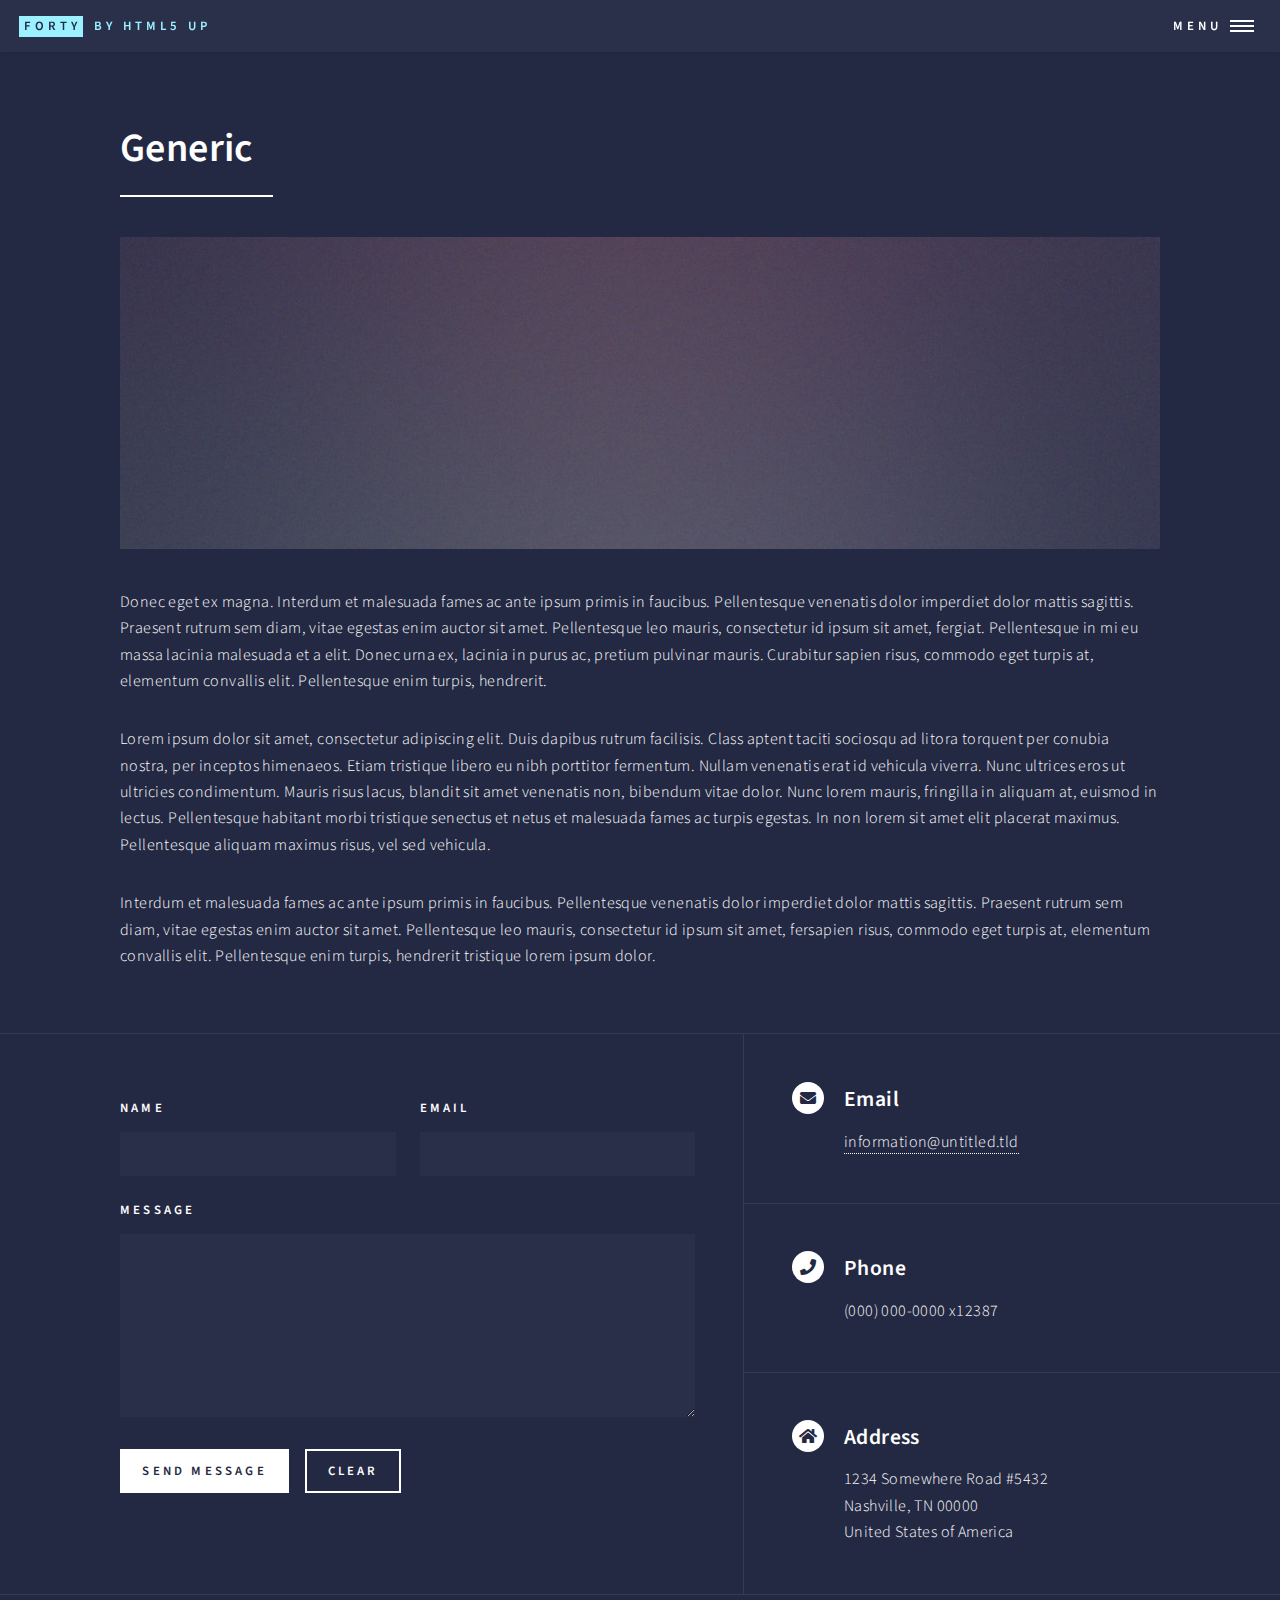
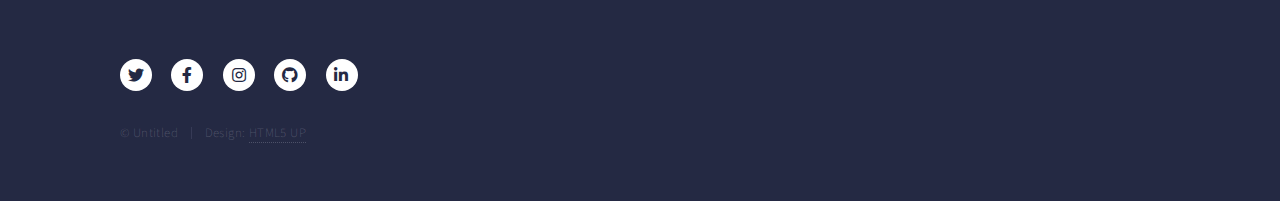
<file: generic.html>
<!DOCTYPE HTML>
<!--
	Forty by HTML5 UP
	html5up.net | @ajlkn
	Free for personal and commercial use under the CCA 3.0 license (html5up.net/license)
-->
<html>
	<head>
		<title>Generic - Forty by HTML5 UP</title>
		<meta charset="utf-8" />
		<meta name="viewport" content="width=device-width, initial-scale=1, user-scalable=no" />
		<link rel="stylesheet" href="assets/css/main.css" />
		<noscript><link rel="stylesheet" href="assets/css/noscript.css" /></noscript>
	</head>
	<body class="is-preload">

		<!-- Wrapper -->
			<div id="wrapper">

				<!-- Header -->
					<header id="header">
						<a href="index.html" class="logo"><strong>Forty</strong> <span>by HTML5 UP</span></a>
						<nav>
							<a href="#menu">Menu</a>
						</nav>
					</header>

				<!-- Menu -->
					<nav id="menu">
						<ul class="links">
							<li><a href="index.html">Home</a></li>
							<li><a href="landing.html">Landing</a></li>
							<li><a href="generic.html">Generic</a></li>
							<li><a href="elements.html">Elements</a></li>
						</ul>
						<ul class="actions stacked">
							<li><a href="#" class="button primary fit">Get Started</a></li>
							<li><a href="#" class="button fit">Log In</a></li>
						</ul>
					</nav>

				<!-- Main -->
					<div id="main" class="alt">

						<!-- One -->
							<section id="one">
								<div class="inner">
									<header class="major">
										<h1>Generic</h1>
									</header>
									<span class="image main"><img src="images/pic11.jpg" alt="" /></span>
									<p>Donec eget ex magna. Interdum et malesuada fames ac ante ipsum primis in faucibus. Pellentesque venenatis dolor imperdiet dolor mattis sagittis. Praesent rutrum sem diam, vitae egestas enim auctor sit amet. Pellentesque leo mauris, consectetur id ipsum sit amet, fergiat. Pellentesque in mi eu massa lacinia malesuada et a elit. Donec urna ex, lacinia in purus ac, pretium pulvinar mauris. Curabitur sapien risus, commodo eget turpis at, elementum convallis elit. Pellentesque enim turpis, hendrerit.</p>
									<p>Lorem ipsum dolor sit amet, consectetur adipiscing elit. Duis dapibus rutrum facilisis. Class aptent taciti sociosqu ad litora torquent per conubia nostra, per inceptos himenaeos. Etiam tristique libero eu nibh porttitor fermentum. Nullam venenatis erat id vehicula viverra. Nunc ultrices eros ut ultricies condimentum. Mauris risus lacus, blandit sit amet venenatis non, bibendum vitae dolor. Nunc lorem mauris, fringilla in aliquam at, euismod in lectus. Pellentesque habitant morbi tristique senectus et netus et malesuada fames ac turpis egestas. In non lorem sit amet elit placerat maximus. Pellentesque aliquam maximus risus, vel sed vehicula.</p>
									<p>Interdum et malesuada fames ac ante ipsum primis in faucibus. Pellentesque venenatis dolor imperdiet dolor mattis sagittis. Praesent rutrum sem diam, vitae egestas enim auctor sit amet. Pellentesque leo mauris, consectetur id ipsum sit amet, fersapien risus, commodo eget turpis at, elementum convallis elit. Pellentesque enim turpis, hendrerit tristique lorem ipsum dolor.</p>
								</div>
							</section>

					</div>

				<!-- Contact -->
					<section id="contact">
						<div class="inner">
							<section>
								<form method="post" action="#">
									<div class="fields">
										<div class="field half">
											<label for="name">Name</label>
											<input type="text" name="name" id="name" />
										</div>
										<div class="field half">
											<label for="email">Email</label>
											<input type="text" name="email" id="email" />
										</div>
										<div class="field">
											<label for="message">Message</label>
											<textarea name="message" id="message" rows="6"></textarea>
										</div>
									</div>
									<ul class="actions">
										<li><input type="submit" value="Send Message" class="primary" /></li>
										<li><input type="reset" value="Clear" /></li>
									</ul>
								</form>
							</section>
							<section class="split">
								<section>
									<div class="contact-method">
										<span class="icon solid alt fa-envelope"></span>
										<h3>Email</h3>
										<a href="#">information@untitled.tld</a>
									</div>
								</section>
								<section>
									<div class="contact-method">
										<span class="icon solid alt fa-phone"></span>
										<h3>Phone</h3>
										<span>(000) 000-0000 x12387</span>
									</div>
								</section>
								<section>
									<div class="contact-method">
										<span class="icon solid alt fa-home"></span>
										<h3>Address</h3>
										<span>1234 Somewhere Road #5432<br />
										Nashville, TN 00000<br />
										United States of America</span>
									</div>
								</section>
							</section>
						</div>
					</section>

				<!-- Footer -->
					<footer id="footer">
						<div class="inner">
							<ul class="icons">
								<li><a href="#" class="icon brands alt fa-twitter"><span class="label">Twitter</span></a></li>
								<li><a href="#" class="icon brands alt fa-facebook-f"><span class="label">Facebook</span></a></li>
								<li><a href="#" class="icon brands alt fa-instagram"><span class="label">Instagram</span></a></li>
								<li><a href="#" class="icon brands alt fa-github"><span class="label">GitHub</span></a></li>
								<li><a href="#" class="icon brands alt fa-linkedin-in"><span class="label">LinkedIn</span></a></li>
							</ul>
							<ul class="copyright">
								<li>&copy; Untitled</li><li>Design: <a href="https://html5up.net">HTML5 UP</a></li>
							</ul>
						</div>
					</footer>

			</div>

		<!-- Scripts -->
			<script src="assets/js/jquery.min.js"></script>
			<script src="assets/js/jquery.scrolly.min.js"></script>
			<script src="assets/js/jquery.scrollex.min.js"></script>
			<script src="assets/js/browser.min.js"></script>
			<script src="assets/js/breakpoints.min.js"></script>
			<script src="assets/js/util.js"></script>
			<script src="assets/js/main.js"></script>

	</body>
</html>
</file>
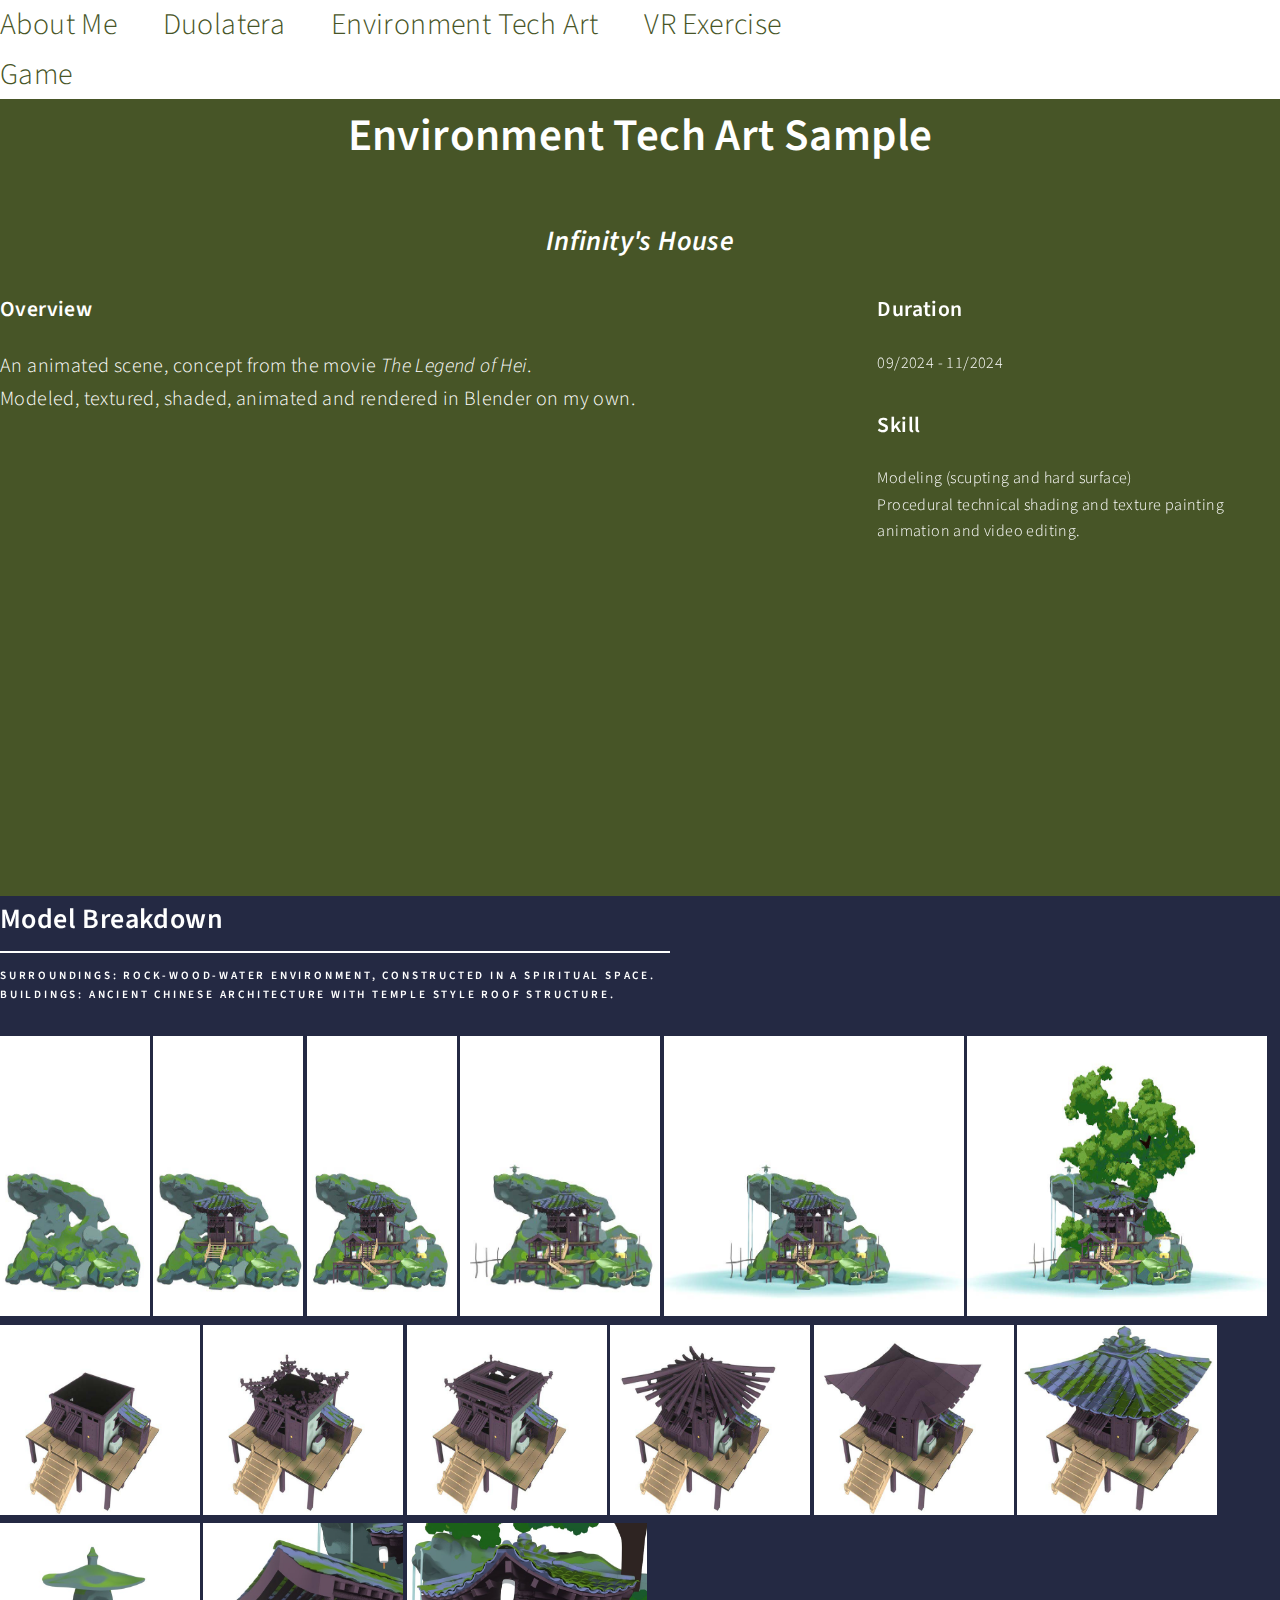
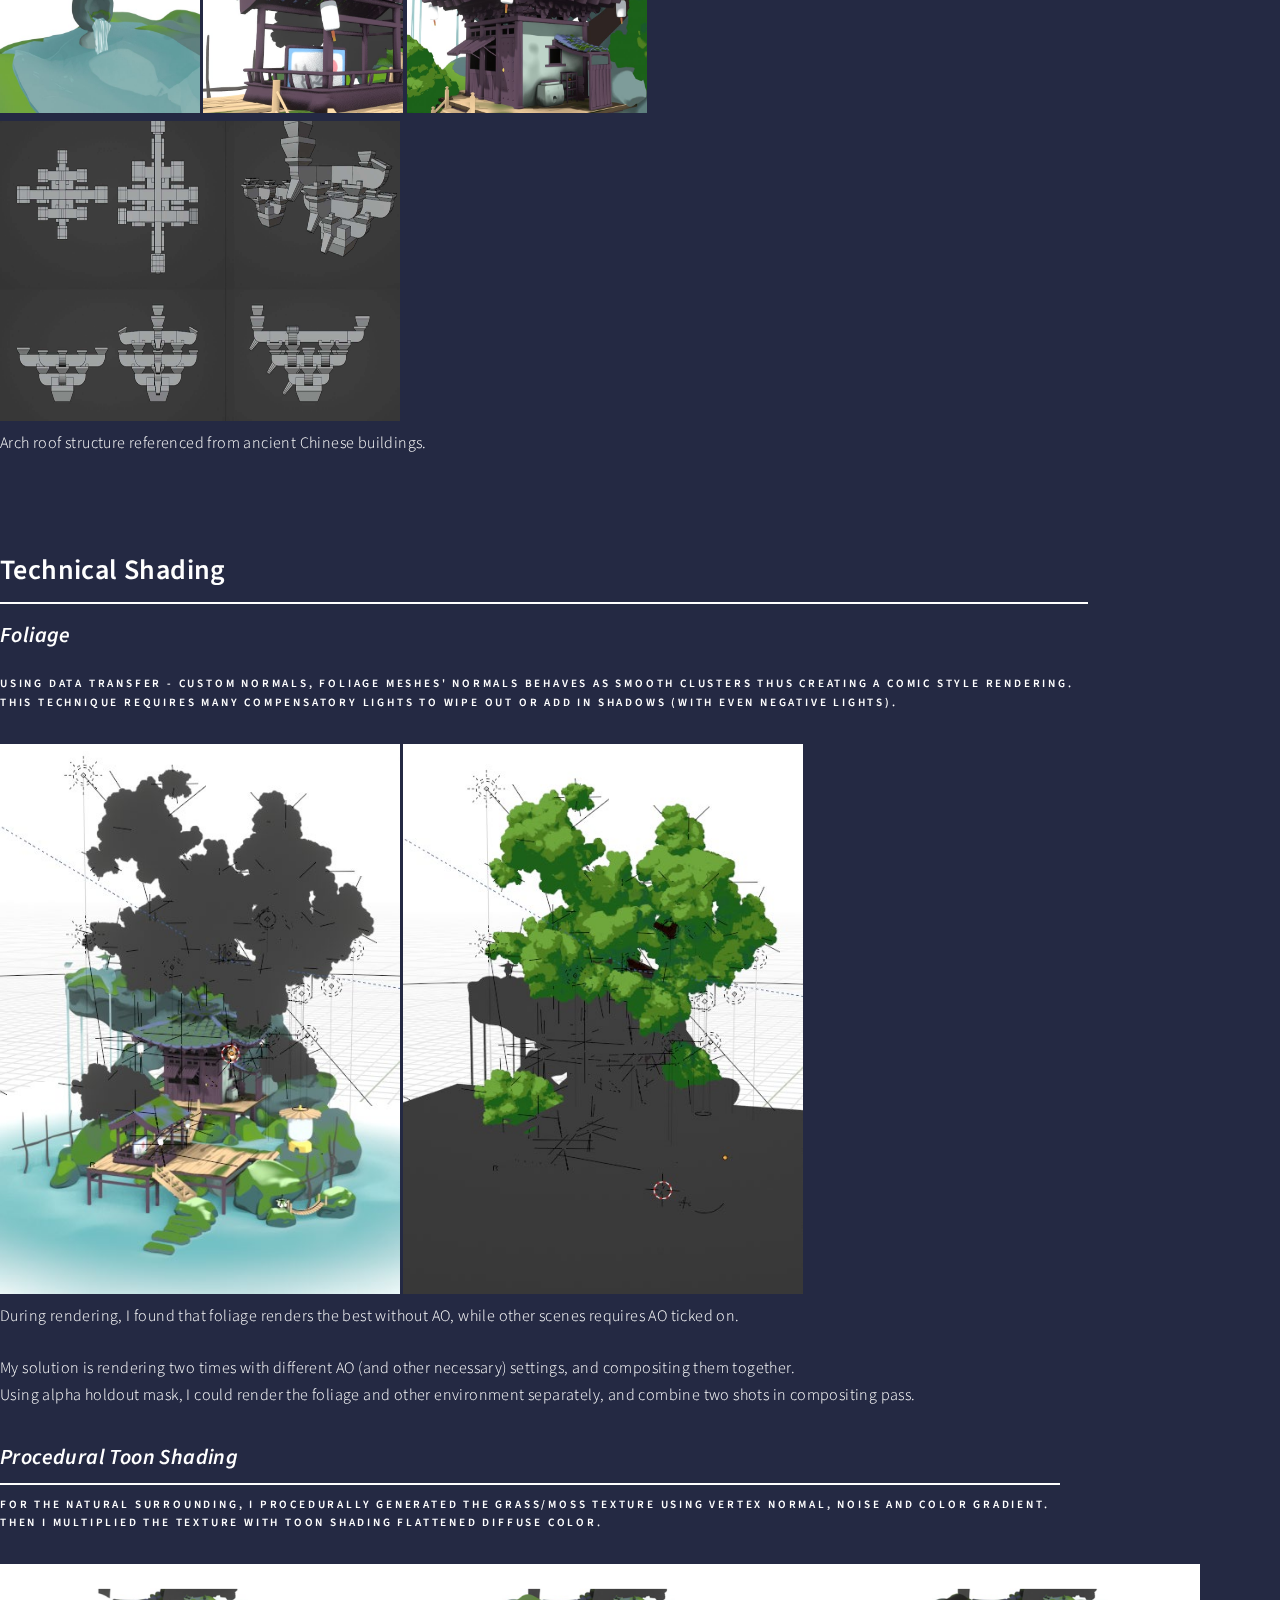
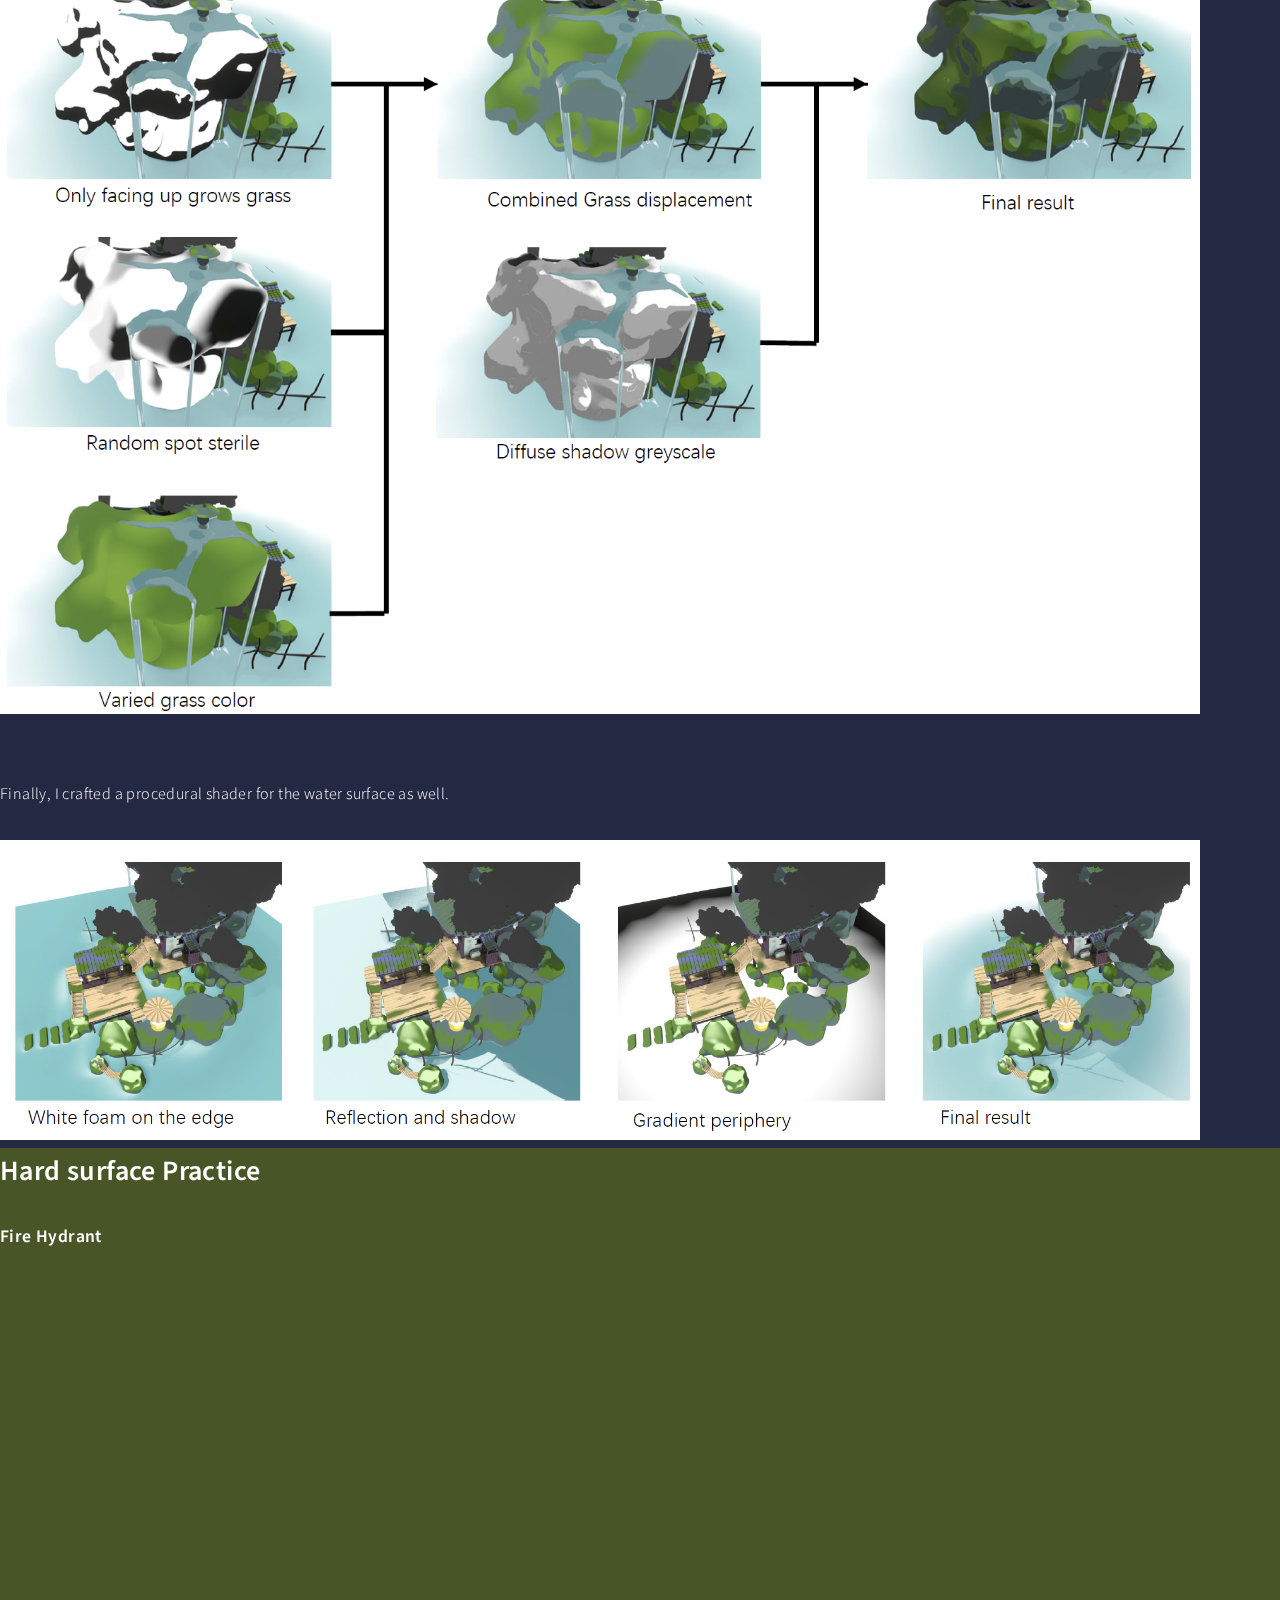
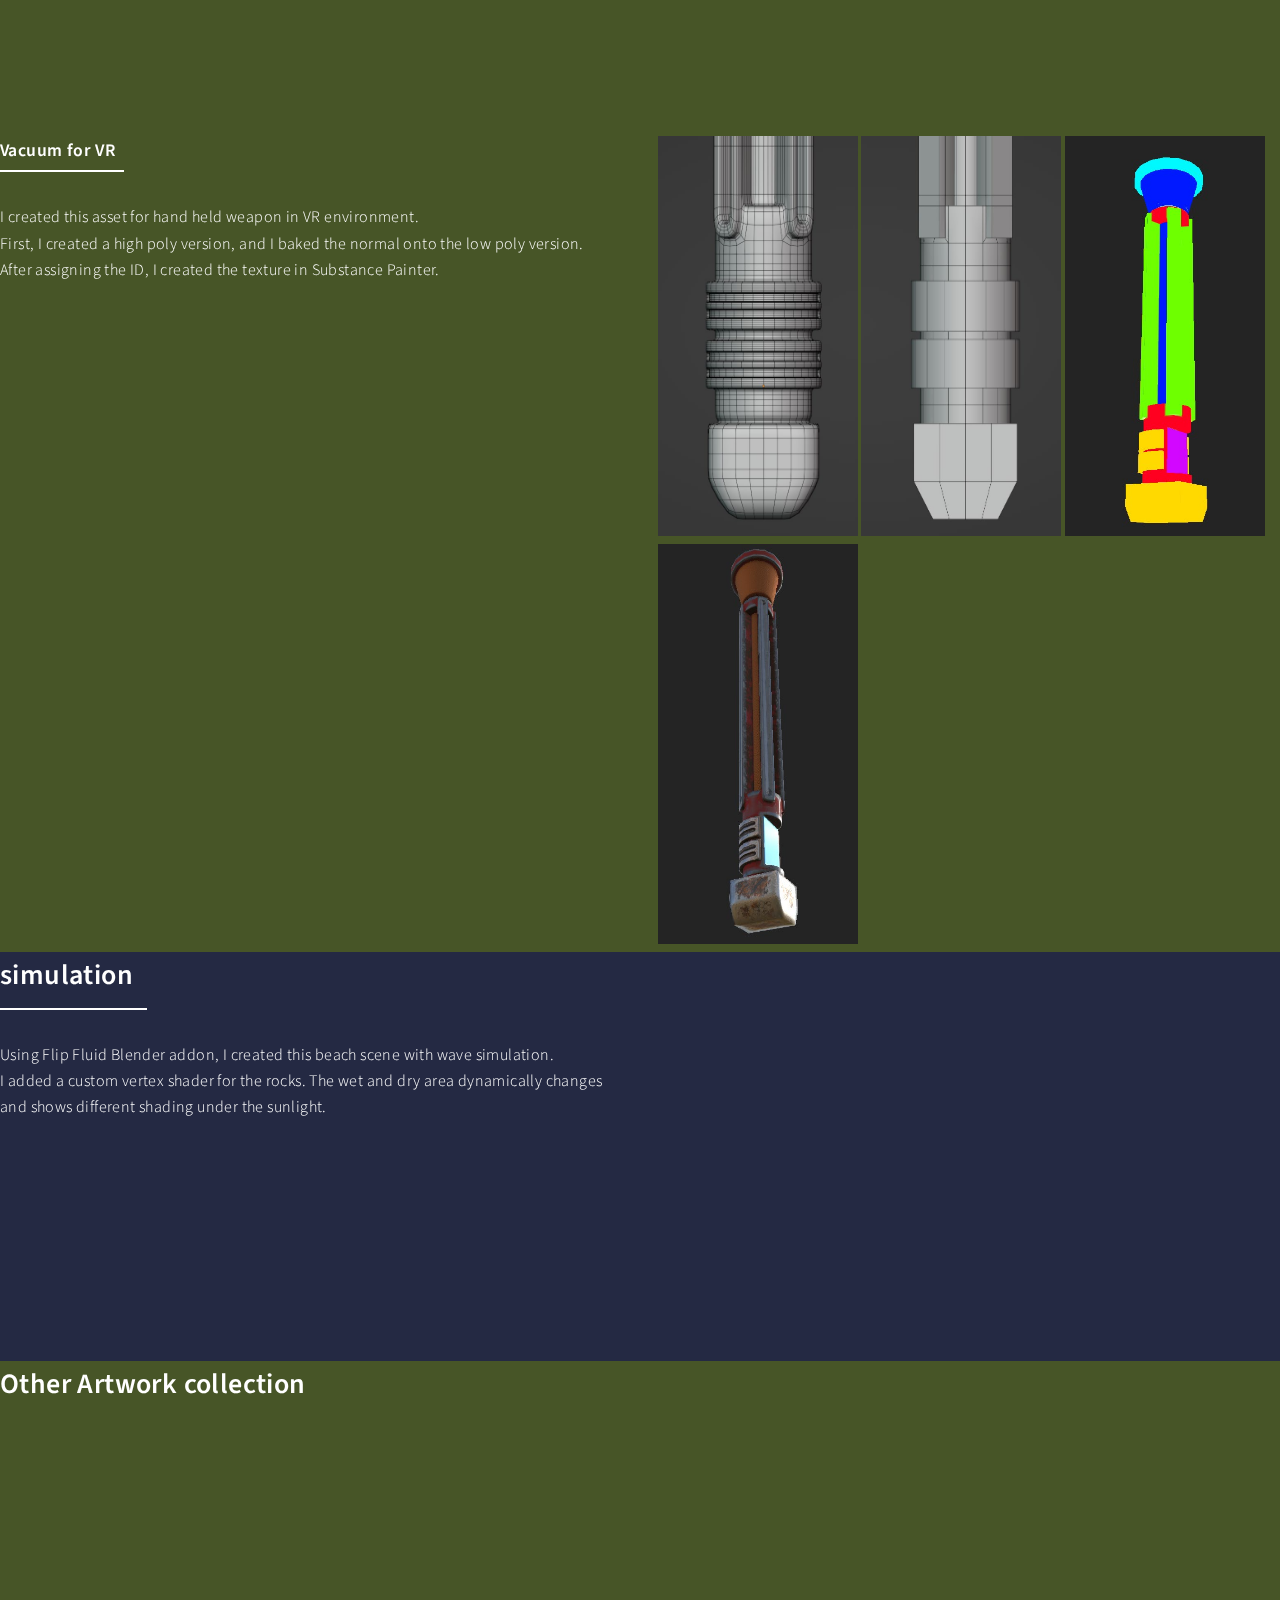
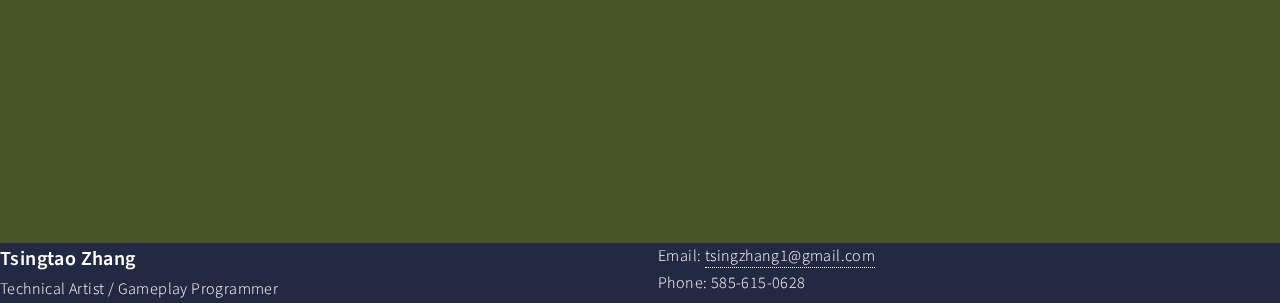
<file: InfinitysHouse.html>
<!DOCTYPE HTML>
<!--
	Photon by HTML5 UP
	html5up.net | @ajlkn
	Free for personal and commercial use under the CCA 3.0 license (html5up.net/license)
-->
<html>
	<head>
		<title>Tsingtao Zhang</title>
		<meta charset="utf-8" />
		<meta name="viewport" content="width=device-width, initial-scale=1, user-scalable=no" />
		<link rel="stylesheet" href="assets/css/main.css" />
		<noscript><link rel="stylesheet" href="assets/css/noscript.css" /></noscript>
	</head>
	<body class="is-preload">
		<!-- Header -->
		<section id = "one" class="main style3" style="background-color: #ffffff;">
			<div class="container"  >
				<div class="row gtr-150" >
					<div class="col-8 col-12-medium imp-medium" >
						<a href= "index.html" style="text-align: right; margin-right: 5%; font-size:30px" target="_self"><font color="#475527";>About Me</font></a>
						<a href= "Duolatera.html" style="text-align: right; margin-right: 5%; font-size:30px" target="_self"><font color="#475527">Duolatera</font></a>
						<a href= "InfinitysHouse.html" style="text-align: right; margin-right: 5%; font-size:30px" target="_self"><font color="#475527">Environment Tech Art</font></a>
						<a href= "VRExercise.html" style="text-align: right; margin-right: 5%; font-size:30px" target="_self"><font color="#475527">VR Exercise Game</font></a>
						<!-- <a href= "" style="text-align: right; margin-right: 5%; font-size:30px" target="_self"><font color="#475527">OceanSim</font></a> -->
						<!-- <a href= "" style="text-align: right; margin-right: 5%; font-size:30px" target="_self"><font color="#475527">VR Exercise Research</font></a> -->
					</div>
				</div>
			</div>
		</section>
		<!-- Header -->

			<section id = "one" class="main style2" style="background-color: #475527;">
				<div class="container" >
					<h1 style="text-align: center; margin-left: 0%; font-size:45px"> <b><font color="FFFFFF">Environment Tech Art Sample</font></b></h1>
					<h2 style="font-style: italic; text-align: center;">
						Infinity's House
					</h2>

					<div class="row gtr-150">
						<div class="col-8 col-12-medium imp-medium">
							<h3><b>Overview</b></h3>
							<p style="text-align: left; margin-left: 0%; font-size:20px;"> 
								An animated scene, concept from the movie <i>The Legend of Hei</i>.<br>
								Modeled, textured, shaded, animated and rendered in Blender on my own.
							</p>
							<p>
								<div><iframe width="600" height="400"src="https://www.youtube.com/embed/W9eJc4IQYOo"></iframe></div>
							</p>
							
						</div>
						<div class="col-4 col-12-medium imp-medium" style="text-align: left; margin-right: 0%;">
							<h3><b>Duration</b></h3>
							<p>09/2024 - 11/2024</p>
							<h3><b>Skill</b></h3>
							<p>
								Modeling (scupting and hard surface)<br> 
								Procedural technical shading and texture painting<br>
								animation and video editing.
							</p>
						</div>
					</div>		
				</div>
			</section>

		<!-- One -->
		<section id="one" class="main style1">
			<div class="container">
				<header class="major">
					<h2>
						<b>Model Breakdown</b>
					</h2>

					<p>
						Surroundings: Rock-wood-water environment, constructed in a spiritual space.<br>
						Buildings: Ancient Chinese architecture with temple style roof structure.	
					</p>
				</header>
			</div>
			<div class = "container">
				<img src="images/InfinitysHouse/Breakdown1.jpg" width="150" height="280">
				<img src="images/InfinitysHouse/Breakdown2.jpg" width="150" height="280">
				<img src="images/InfinitysHouse/Breakdown3.jpg" width="150" height="280">
				<img src="images/InfinitysHouse/Breakdown4.jpg" width="200" height="280">
				<img src="images/InfinitysHouse/Breakdown5.jpg" width="300" height="280">
				<img src="images/InfinitysHouse/Breakdown6.jpg" width="300" height="280">
			</div>
				
			<div class = "container">
				<img src="images/InfinitysHouse/BuidlingBreakDown1.jpg" width="200" height="190">
				<img src="images/InfinitysHouse/BuidlingBreakDown2.jpg" width="200" height="190">
				<img src="images/InfinitysHouse/BuidlingBreakDown3.jpg" width="200" height="190">
				<img src="images/InfinitysHouse/BuidlingBreakDown4.jpg" width="200" height="190">
				<img src="images/InfinitysHouse/BuidlingBreakDown5.jpg" width="200" height="190">
				<img src="images/InfinitysHouse/BuidlingBreakDown6.jpg" width="200" height="190">
			</div>

			<div class = "container">
				<img src="images/InfinitysHouse/LittleLamp.jpg" width="200" height="190">
				<img src="images/InfinitysHouse/FrontTempleCloseup.jpg" width="200" height="190">
				<img src="images/InfinitysHouse/MainTempleCloseUp.jpg" width="240" height="190">
			</div>

			<div class = "container">
				<img src="images/InfinitysHouse/ArchDetail.jpg" width="400" height="300">
				<p>
					Arch roof structure referenced from ancient Chinese buildings.
				</p>
			</div>

			<p><br></p>

			<div class="container">
				<header class="major">
					<h2>
						<b>Technical Shading</b>
					</h2>
					<h3>
						<i>Foliage</i>
					</h3>
					<p>
						Using Data Transfer - Custom Normals, foliage meshes' normals behaves as smooth clusters thus creating a comic style rendering.<br>
						This technique requires many compensatory lights to wipe out or add in shadows (with even negative lights).
					</p>
				</header>
			</div>
			<div class = "container">
				<img src="images/InfinitysHouse/FoliageExcluded.jpg" width="400" height="550">
				<img src="images/InfinitysHouse/FoliageOnly.jpg" width="400" height="550">
				<p>
					During rendering, I found that foliage renders the best without AO, while other scenes requires AO ticked on.<br>
					<br>
					My solution is rendering two times with different AO (and other necessary) settings, and compositing them together. <br>
					Using alpha holdout mask, I could render the foliage and other environment separately, and combine two shots in compositing pass.
				</p>
			</div>
			
			<div class="container">
				<header class="major">
					<h3>
						<i>Procedural Toon Shading</i>
					</h3>
					<p>
						For the natural surrounding, I procedurally generated the grass/moss texture using vertex normal, noise and color gradient.<br>
						Then I multiplied the texture with toon shading flattened diffuse color.
					</p>
				</header>
				<img src="images/InfinitysHouse/ProceduralToonShadingBreakdown.png" width="1200" height="750">

				<p><br></p>
				<p>
					Finally, I crafted a procedural shader for the water surface as well.
				</p>
				<img src="images/InfinitysHouse/ProceduralToonShadingWaterBreakdown.png" width="1200" height="300">
			
		</section>


		<!-- Two -->
		<section id="two" class="main style2" style="background-color: #475527;">
			<div class="container">
				<h2>
					<b>Hard surface Practice</b>
				</h2>
				<h4>
					<b>Fire Hydrant</b>
				</h4>
				<iframe width="700" height="400" src="https://www.youtube.com/embed/aPYKBpbm9bg" frameborder="0" allowfullscreen></iframe>
				<p>
					<br>
				</p>
				<div class="row gtr-150">
					<div class="col-6 col-12-medium">
						<header class="major">
							<h4>
								<b>Vacuum for VR</b>
							</h4>
						</header>
						
						<p>
							I created this asset for hand held weapon in VR environment.<br>
							First, I created a high poly version, and I baked the normal onto the low poly version. <br>
							After assigning the ID, I created the texture in Substance Painter.
						</p>
						
						
					</div>
					<div class="col-6 col-12-medium imp-medium">
						
						<img src="images/InfinitysHouse/VacuumHigh.jpg" width="200" height="400">
						<img src="images/InfinitysHouse/VacuumLow.jpg" width="200" height="400">
						<img src="images/InfinitysHouse/VacuumID.jpg" width="200" height="400">
						<img src="images/InfinitysHouse/VacuumTextured.jpg" width="200" height="400">
						
					</div>
				</div>

			</div>
		</section>


		<!-- One -->
		<section id="one" class="main style1">
			<div class="container">
				<div class="row gtr-150">
					<div class="col-6 col-12-medium">
						<header class="major">
							<h2>
								<b>simulation</b>
							</h2>
							
						</header>
						
						<p>
							Using Flip Fluid Blender addon, I created this beach scene with wave simulation. <br>
							I added a custom vertex shader for the rocks. The wet and dry area dynamically changes and shows different shading under the sunlight.
						</p>
						
					</div>
					<div class="col-6 col-12-medium imp-medium">
						<iframe width="500" height="400" src="https://www.youtube.com/embed/j5S2msAsrU4" frameborder="0" allowfullscreen></iframe>
					</div>
				</div>
			</div>			
		</section>



		<!-- Two -->
		<section id="two" class="main style2" style="background-color: #475527;">
			<div class="container">
				<h2>
					<b>Other Artwork collection</b>
				</h2>				
				<iframe width="700" height="400" src="https://www.youtube.com/embed/gpYsVhiRTMc" frameborder="0" allowfullscreen></iframe>
				
			</div>
		</section>

		<!-- Footer -->
		<section id="footer">
			<div class = "container">
				<div class="row gtr-150">
					<div class="col-6 col-12-medium">
						<p style = "text-align:left; margin: 0 0 0 0; font-size: 1.25em;" >
							<b>Tsingtao Zhang</b> 
						</p>	
						<p style = "text-align:left;  margin: 0 0 0 0;" >
							Technical Artist / Gameplay Programmer
						</p>
					</div>
					<div class="col-6 col-12-medium">
						Email: <a href="mailto: tsingzhang1@gmail.com"> tsingzhang1@gmail.com </a>
						<br>Phone: 585-615-0628
					</div>
				</div>
			</div>
		</section>

		

		<!-- Scripts -->
			<script src="assets/js/jquery.min.js"></script>
			<script src="assets/js/jquery.scrolly.min.js"></script>
			<script src="assets/js/browser.min.js"></script>
			<script src="assets/js/breakpoints.min.js"></script>
			<script src="assets/js/util.js"></script>
			<script src="assets/js/main.js"></script>

	</body>
</html>
</file>
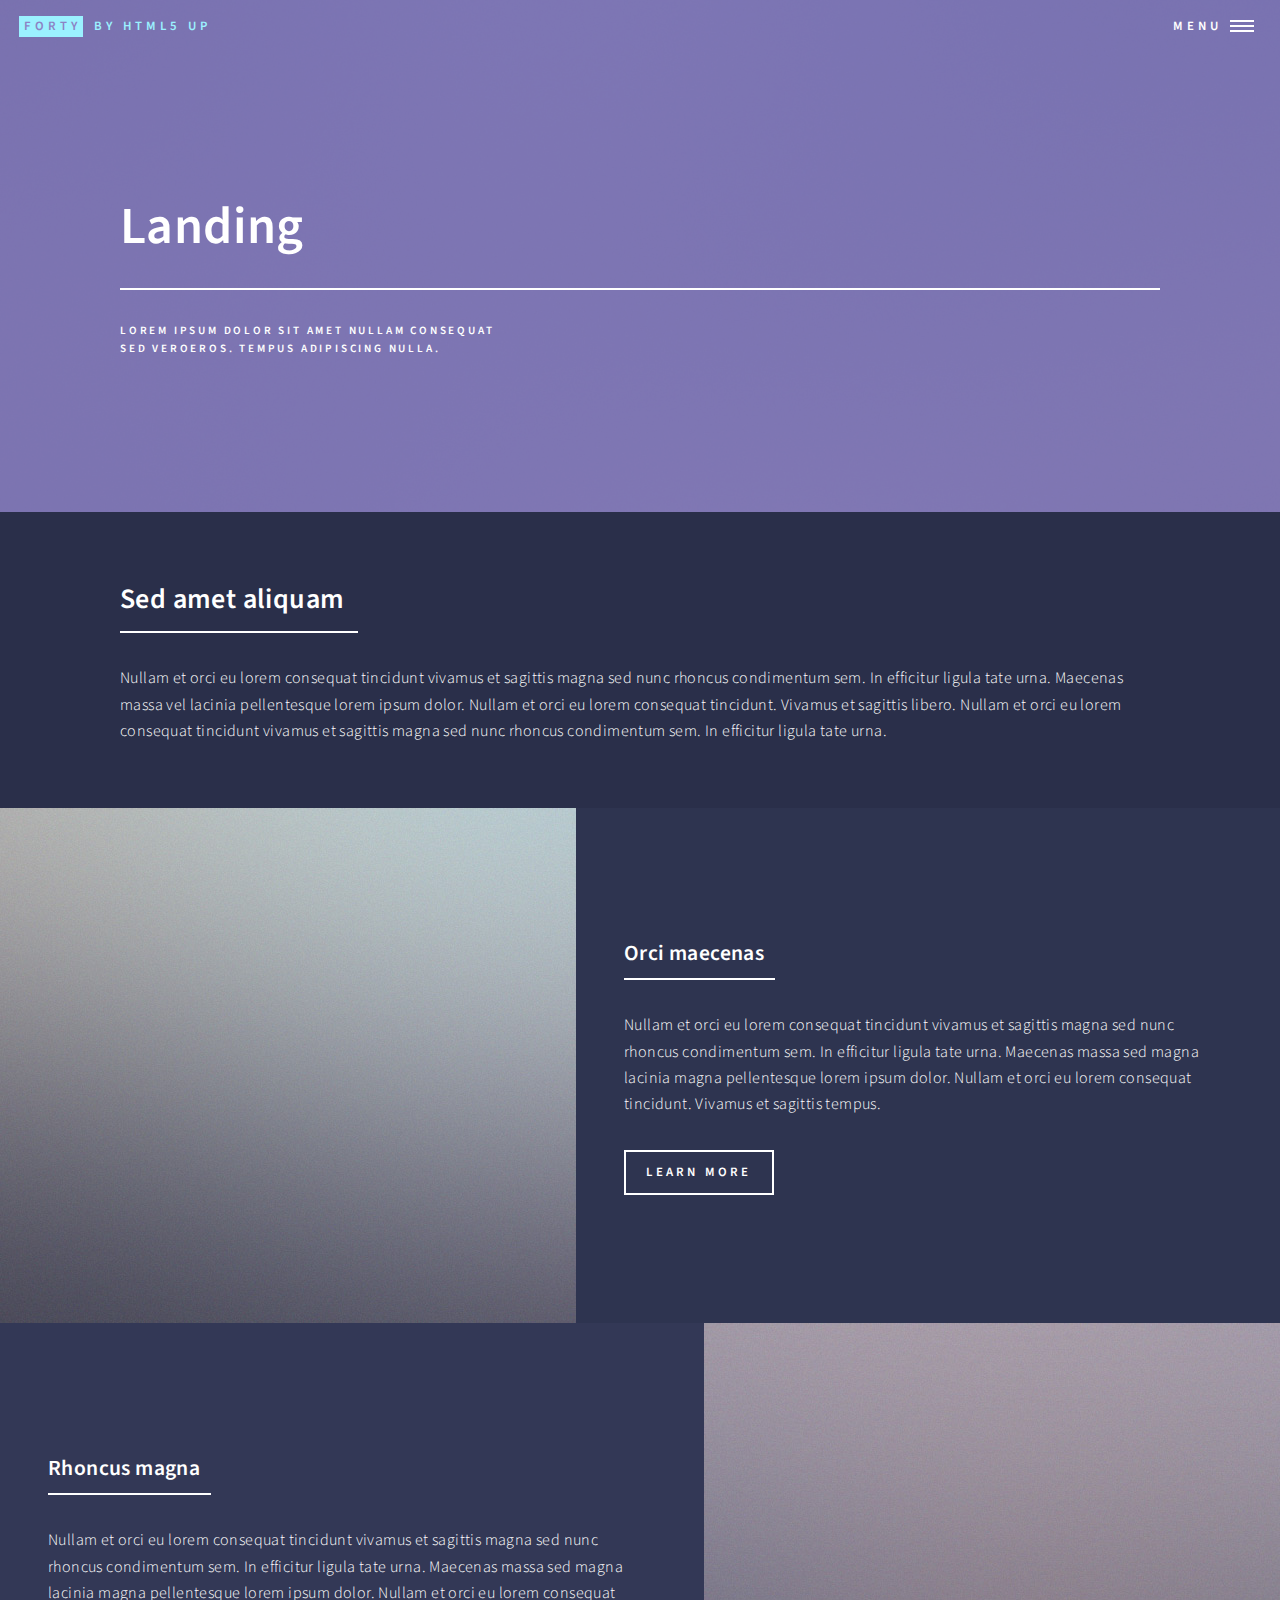
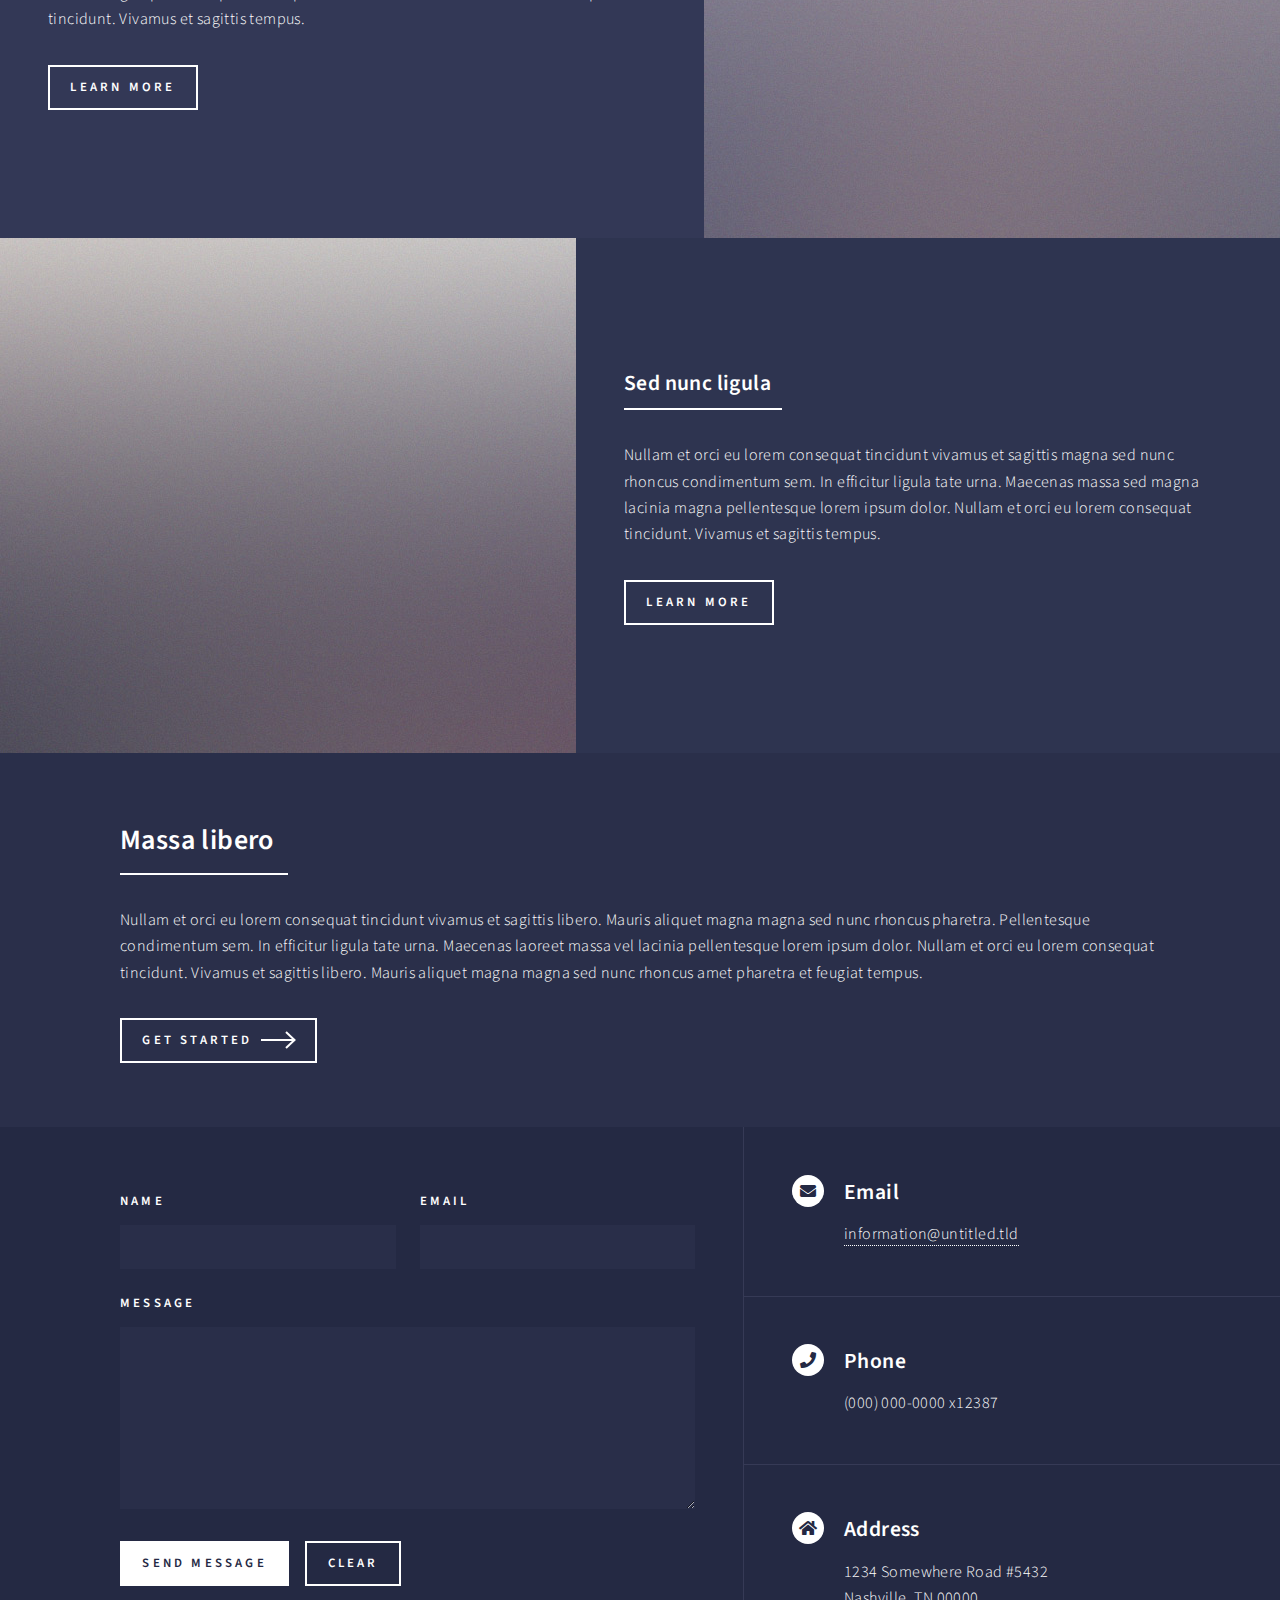
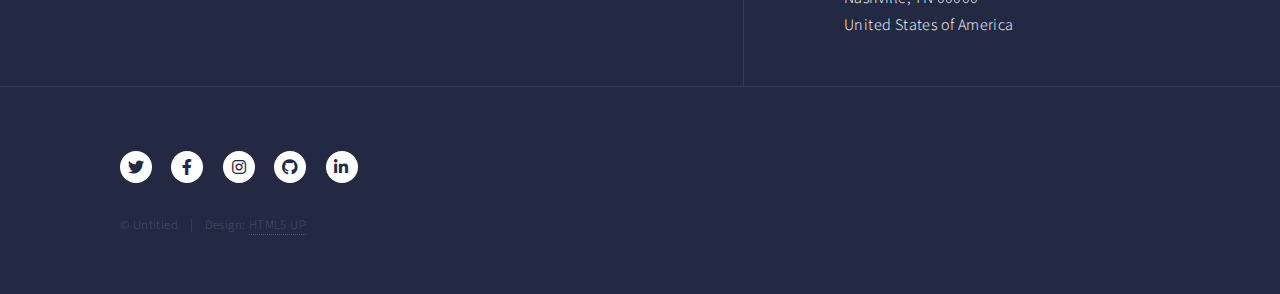
<file: landing.html>
<!DOCTYPE HTML>
<!--
	Forty by HTML5 UP
	html5up.net | @ajlkn
	Free for personal and commercial use under the CCA 3.0 license (html5up.net/license)
-->
<html>
	<head>
		<title>Landing - Forty by HTML5 UP</title>
		<meta charset="utf-8" />
		<meta name="viewport" content="width=device-width, initial-scale=1, user-scalable=no" />
		<link rel="stylesheet" href="assets/css/main.css" />
		<noscript><link rel="stylesheet" href="assets/css/noscript.css" /></noscript>
	</head>
	<body class="is-preload">

		<!-- Wrapper -->
			<div id="wrapper">

				<!-- Header -->
				<!-- Note: The "styleN" class below should match that of the banner element. -->
					<header id="header" class="alt style2">
						<a href="index.html" class="logo"><strong>Forty</strong> <span>by HTML5 UP</span></a>
						<nav>
							<a href="#menu">Menu</a>
						</nav>
					</header>

				<!-- Menu -->
					<nav id="menu">
						<ul class="links">
							<li><a href="index.html">Home</a></li>
							<li><a href="landing.html">Landing</a></li>
							<li><a href="generic.html">Generic</a></li>
							<li><a href="elements.html">Elements</a></li>
						</ul>
						<ul class="actions stacked">
							<li><a href="#" class="button primary fit">Get Started</a></li>
							<li><a href="#" class="button fit">Log In</a></li>
						</ul>
					</nav>

				<!-- Banner -->
				<!-- Note: The "styleN" class below should match that of the header element. -->
					<section id="banner" class="style2">
						<div class="inner">
							<span class="image">
								<img src="images/pic07.jpg" alt="" />
							</span>
							<header class="major">
								<h1>Landing</h1>
							</header>
							<div class="content">
								<p>Lorem ipsum dolor sit amet nullam consequat<br />
								sed veroeros. tempus adipiscing nulla.</p>
							</div>
						</div>
					</section>

				<!-- Main -->
					<div id="main">

						<!-- One -->
							<section id="one">
								<div class="inner">
									<header class="major">
										<h2>Sed amet aliquam</h2>
									</header>
									<p>Nullam et orci eu lorem consequat tincidunt vivamus et sagittis magna sed nunc rhoncus condimentum sem. In efficitur ligula tate urna. Maecenas massa vel lacinia pellentesque lorem ipsum dolor. Nullam et orci eu lorem consequat tincidunt. Vivamus et sagittis libero. Nullam et orci eu lorem consequat tincidunt vivamus et sagittis magna sed nunc rhoncus condimentum sem. In efficitur ligula tate urna.</p>
								</div>
							</section>

						<!-- Two -->
							<section id="two" class="spotlights">
								<section>
									<a href="generic.html" class="image">
										<img src="images/pic08.jpg" alt="" data-position="center center" />
									</a>
									<div class="content">
										<div class="inner">
											<header class="major">
												<h3>Orci maecenas</h3>
											</header>
											<p>Nullam et orci eu lorem consequat tincidunt vivamus et sagittis magna sed nunc rhoncus condimentum sem. In efficitur ligula tate urna. Maecenas massa sed magna lacinia magna pellentesque lorem ipsum dolor. Nullam et orci eu lorem consequat tincidunt. Vivamus et sagittis tempus.</p>
											<ul class="actions">
												<li><a href="generic.html" class="button">Learn more</a></li>
											</ul>
										</div>
									</div>
								</section>
								<section>
									<a href="generic.html" class="image">
										<img src="images/pic09.jpg" alt="" data-position="top center" />
									</a>
									<div class="content">
										<div class="inner">
											<header class="major">
												<h3>Rhoncus magna</h3>
											</header>
											<p>Nullam et orci eu lorem consequat tincidunt vivamus et sagittis magna sed nunc rhoncus condimentum sem. In efficitur ligula tate urna. Maecenas massa sed magna lacinia magna pellentesque lorem ipsum dolor. Nullam et orci eu lorem consequat tincidunt. Vivamus et sagittis tempus.</p>
											<ul class="actions">
												<li><a href="generic.html" class="button">Learn more</a></li>
											</ul>
										</div>
									</div>
								</section>
								<section>
									<a href="generic.html" class="image">
										<img src="images/pic10.jpg" alt="" data-position="25% 25%" />
									</a>
									<div class="content">
										<div class="inner">
											<header class="major">
												<h3>Sed nunc ligula</h3>
											</header>
											<p>Nullam et orci eu lorem consequat tincidunt vivamus et sagittis magna sed nunc rhoncus condimentum sem. In efficitur ligula tate urna. Maecenas massa sed magna lacinia magna pellentesque lorem ipsum dolor. Nullam et orci eu lorem consequat tincidunt. Vivamus et sagittis tempus.</p>
											<ul class="actions">
												<li><a href="generic.html" class="button">Learn more</a></li>
											</ul>
										</div>
									</div>
								</section>
							</section>

						<!-- Three -->
							<section id="three">
								<div class="inner">
									<header class="major">
										<h2>Massa libero</h2>
									</header>
									<p>Nullam et orci eu lorem consequat tincidunt vivamus et sagittis libero. Mauris aliquet magna magna sed nunc rhoncus pharetra. Pellentesque condimentum sem. In efficitur ligula tate urna. Maecenas laoreet massa vel lacinia pellentesque lorem ipsum dolor. Nullam et orci eu lorem consequat tincidunt. Vivamus et sagittis libero. Mauris aliquet magna magna sed nunc rhoncus amet pharetra et feugiat tempus.</p>
									<ul class="actions">
										<li><a href="generic.html" class="button next">Get Started</a></li>
									</ul>
								</div>
							</section>

					</div>

				<!-- Contact -->
					<section id="contact">
						<div class="inner">
							<section>
								<form method="post" action="#">
									<div class="fields">
										<div class="field half">
											<label for="name">Name</label>
											<input type="text" name="name" id="name" />
										</div>
										<div class="field half">
											<label for="email">Email</label>
											<input type="text" name="email" id="email" />
										</div>
										<div class="field">
											<label for="message">Message</label>
											<textarea name="message" id="message" rows="6"></textarea>
										</div>
									</div>
									<ul class="actions">
										<li><input type="submit" value="Send Message" class="primary" /></li>
										<li><input type="reset" value="Clear" /></li>
									</ul>
								</form>
							</section>
							<section class="split">
								<section>
									<div class="contact-method">
										<span class="icon solid alt fa-envelope"></span>
										<h3>Email</h3>
										<a href="#">information@untitled.tld</a>
									</div>
								</section>
								<section>
									<div class="contact-method">
										<span class="icon solid alt fa-phone"></span>
										<h3>Phone</h3>
										<span>(000) 000-0000 x12387</span>
									</div>
								</section>
								<section>
									<div class="contact-method">
										<span class="icon solid alt fa-home"></span>
										<h3>Address</h3>
										<span>1234 Somewhere Road #5432<br />
										Nashville, TN 00000<br />
										United States of America</span>
									</div>
								</section>
							</section>
						</div>
					</section>

				<!-- Footer -->
					<footer id="footer">
						<div class="inner">
							<ul class="icons">
								<li><a href="#" class="icon brands alt fa-twitter"><span class="label">Twitter</span></a></li>
								<li><a href="#" class="icon brands alt fa-facebook-f"><span class="label">Facebook</span></a></li>
								<li><a href="#" class="icon brands alt fa-instagram"><span class="label">Instagram</span></a></li>
								<li><a href="#" class="icon brands alt fa-github"><span class="label">GitHub</span></a></li>
								<li><a href="#" class="icon brands alt fa-linkedin-in"><span class="label">LinkedIn</span></a></li>
							</ul>
							<ul class="copyright">
								<li>&copy; Untitled</li><li>Design: <a href="https://html5up.net">HTML5 UP</a></li>
							</ul>
						</div>
					</footer>

			</div>

		<!-- Scripts -->
			<script src="assets/js/jquery.min.js"></script>
			<script src="assets/js/jquery.scrolly.min.js"></script>
			<script src="assets/js/jquery.scrollex.min.js"></script>
			<script src="assets/js/browser.min.js"></script>
			<script src="assets/js/breakpoints.min.js"></script>
			<script src="assets/js/util.js"></script>
			<script src="assets/js/main.js"></script>

	</body>
</html>
</file>
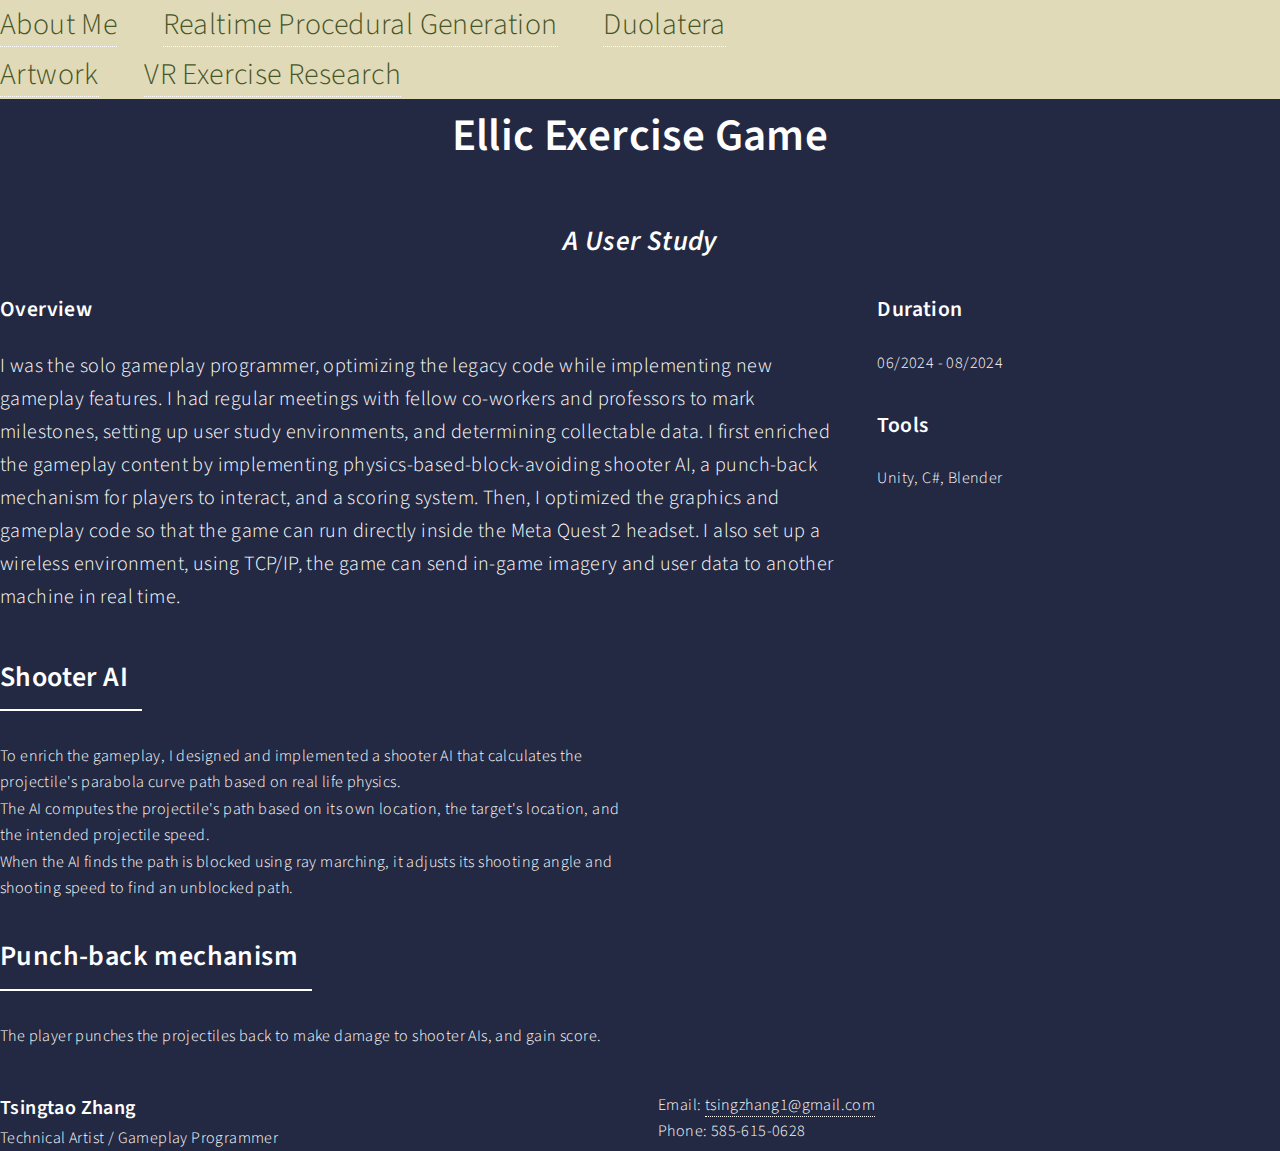
<file: VRExercise.html>
<!DOCTYPE HTML>
<!--
	Photon by HTML5 UP
	html5up.net | @ajlkn
	Free for personal and commercial use under the CCA 3.0 license (html5up.net/license)
-->
<html>
	<head>
		<title>Tsingtao Zhang</title>
		<meta charset="utf-8" />
		<meta name="viewport" content="width=device-width, initial-scale=1, user-scalable=no" />
		<link rel="stylesheet" href="assets/css/main.css" />
		<noscript><link rel="stylesheet" href="assets/css/noscript.css" /></noscript>
	</head>
	<body class="is-preload">
		<div id="site-header"></div>
		<script src="assets/js/header.js"></script>

			<section class="main style4">
				<div class="container" >
					<h1 style="text-align: center; margin-left: 0%; font-size:45px"> <b><font color="FFFFFF">Ellic Exercise Game</font></b></h1>
					<h2 style="font-style: italic; text-align: center;">
						A User Study
					</h2>

					<div class="row gtr-150">
						<div class="col-8 col-12-medium imp-medium">
							<h3><b>Overview</b></h3>
							<p style="text-align: left; margin-left: 0%; font-size:20px;"> 
								I was the solo gameplay programmer, optimizing the legacy code while implementing new gameplay features. I had regular meetings with fellow co-workers and professors to mark milestones, setting up user study environments, and determining collectable data. 
I first enriched the gameplay content by implementing physics-based-block-avoiding shooter AI, a punch-back mechanism for players to interact, and a scoring system. 
Then, I optimized the graphics and gameplay code so that the game can run directly inside the Meta Quest 2 headset. I also set up a wireless environment, using TCP/IP, the game can send in-game imagery and user data to another machine in real time. 

							</p>
							
						</div>
						<div class="col-4 col-12-medium imp-medium" style="text-align: left; margin-right: 0%;">
							<h3><b>Duration</b></h3>
							<p>06/2024 - 08/2024</p>

							<h3><b>Tools</b></h3>
							<p>Unity, C#, Blender</p>
						</div>
					</div>		
				</div>
				
			</section>

		<!-- One -->
		<section class="main style4">
			<div class="container">
				<div class="row gtr-150">
					<div class="col-6 col-12-medium">
						<header class="major">
							<h2>
								<b>Shooter AI</b>
							</h2>
							
						</header>
						
						<p>
							To enrich the gameplay, I designed and implemented a shooter AI that calculates the projectile's parabola curve path based on real life physics.<br>
							The AI computes the projectile's path based on its own location, the target's location, and the intended projectile speed.<br>
							When the AI finds the path is blocked using ray marching, it adjusts its shooting angle and shooting speed to find an unblocked path.
						</p>

						
					</div>
					<div class="col-6 col-12-medium imp-medium">
						<iframe class="medium" src="https://www.youtube.com/embed/yyx-8GHp3p8" frameborder="0" allowfullscreen></iframe>
					</div>
				</div>
			</div>
		</section>

		<!-- Two -->
		<section class="main style4">
			<div class="container">

				<div class="row gtr-150">
					<div class="col-6 col-12-medium">
						<header class="major">
							<h2>
								<b>Punch-back mechanism</b>
							</h2>
						</header>
						
						<p>
							The player punches the projectiles back to make damage to shooter AIs, and gain score.
						</p>
						
					</div>
					<div class="col-6 col-12-medium imp-medium">
						
						<iframe class="medium" src="https://www.youtube.com/embed/1hPCrIGDRAA" frameborder="0" allowfullscreen></iframe>
						
						
					</div>
				</div>

			</div>
		</section>
	<div id="site-footer"></div>

		<!-- Scripts -->
			<script src="assets/js/jquery.min.js"></script>
			<script src="assets/js/jquery.scrolly.min.js"></script>
			<script src="assets/js/browser.min.js"></script>
			<script src="assets/js/breakpoints.min.js"></script>
			<script src="assets/js/util.js"></script>
			<script src="assets/js/main.js"></script>
		<script src="assets/js/footer.js"></script>

	</body>
</html>
</file>
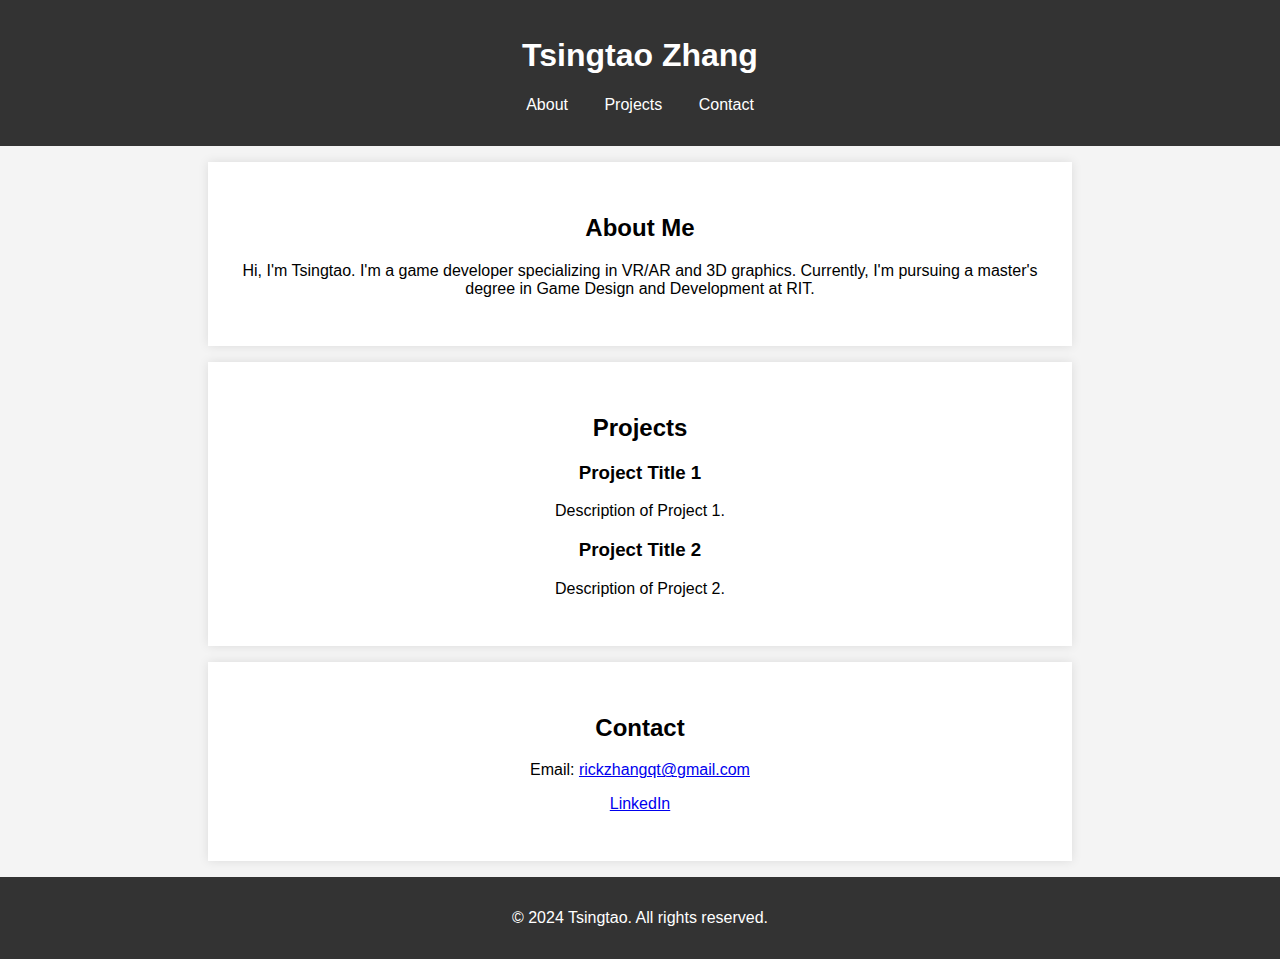
<file: webtest.html>
<!DOCTYPE html>
<html lang="en">
<head>
    <meta charset="UTF-8">
    <meta name="viewport" content="width=device-width, initial-scale=1.0">
    <title>Portfolio</title>
    <style>
        body {
            font-family: Arial, sans-serif;
            margin: 0;
            padding: 0;
            background-color: #f4f4f4;
            text-align: center;
        }

        header {
            background: #333;
            color: #fff;
            padding: 1rem 0;
        }

        nav ul {
            list-style: none;
            padding: 0;
            text-align: center;
        }

            nav ul li {
                display: inline;
                margin: 0 1rem;
            }

                nav ul li a {
                    color: #fff;
                    text-decoration: none;
                }

        .container {
            width: 80%;
            max-width: 800px;
            margin: 0 auto;
            overflow: hidden;
            text-align: center;
        }

        .about, .projects, .contact {
            background: #fff;
            margin: 1rem auto;
            padding: 2rem;
            box-shadow: 0 0 10px rgba(0, 0, 0, 0.1);
        }

            .projects .project-item {
                margin-bottom: 1rem;
            }

        footer {
            background: #333;
            color: #fff;
            text-align: center;
            padding: 1rem 0;
            position: relative;
            width: 100%;
        }
    </style>
</head>
<body>
    <header>
        <div class="container">
            <h1>Tsingtao Zhang</h1>
            <nav>
                <ul>
                    <li><a href="#about">About</a></li>
                    <li><a href="#projects">Projects</a></li>
                    <li><a href="#contact">Contact</a></li>
                </ul>
            </nav>
        </div>
    </header>

    <section id="about" class="about container">
        <h2>About Me</h2>
        <p>Hi, I'm Tsingtao. I'm a game developer specializing in VR/AR and 3D graphics. Currently, I'm pursuing a master's degree in Game Design and Development at RIT.</p>
    </section>

    <section id="projects" class="projects container">
        <h2>Projects</h2>
        <div class="project-item">
            <h3>Project Title 1</h3>
            <p>Description of Project 1.</p>
        </div>
        <div class="project-item">
            <h3>Project Title 2</h3>
            <p>Description of Project 2.</p>
        </div>
        <!-- Add more projects as needed -->
    </section>

    <section id="contact" class="contact container">
        <h2>Contact</h2>
        <p>Email: <a href="rickzhangqt@gmail.com">rickzhangqt@gmail.com</a></p>
        <p> <a href="https://www.linkedin.com/in/tsingtao-zhang-0b7975290/" target="_blank">LinkedIn</a></p>
        <!-- Add more contact details as needed -->
    </section>

    <footer>
        <p>&copy; 2024 Tsingtao. All rights reserved.</p>
    </footer>
</body>
</html>
</file>
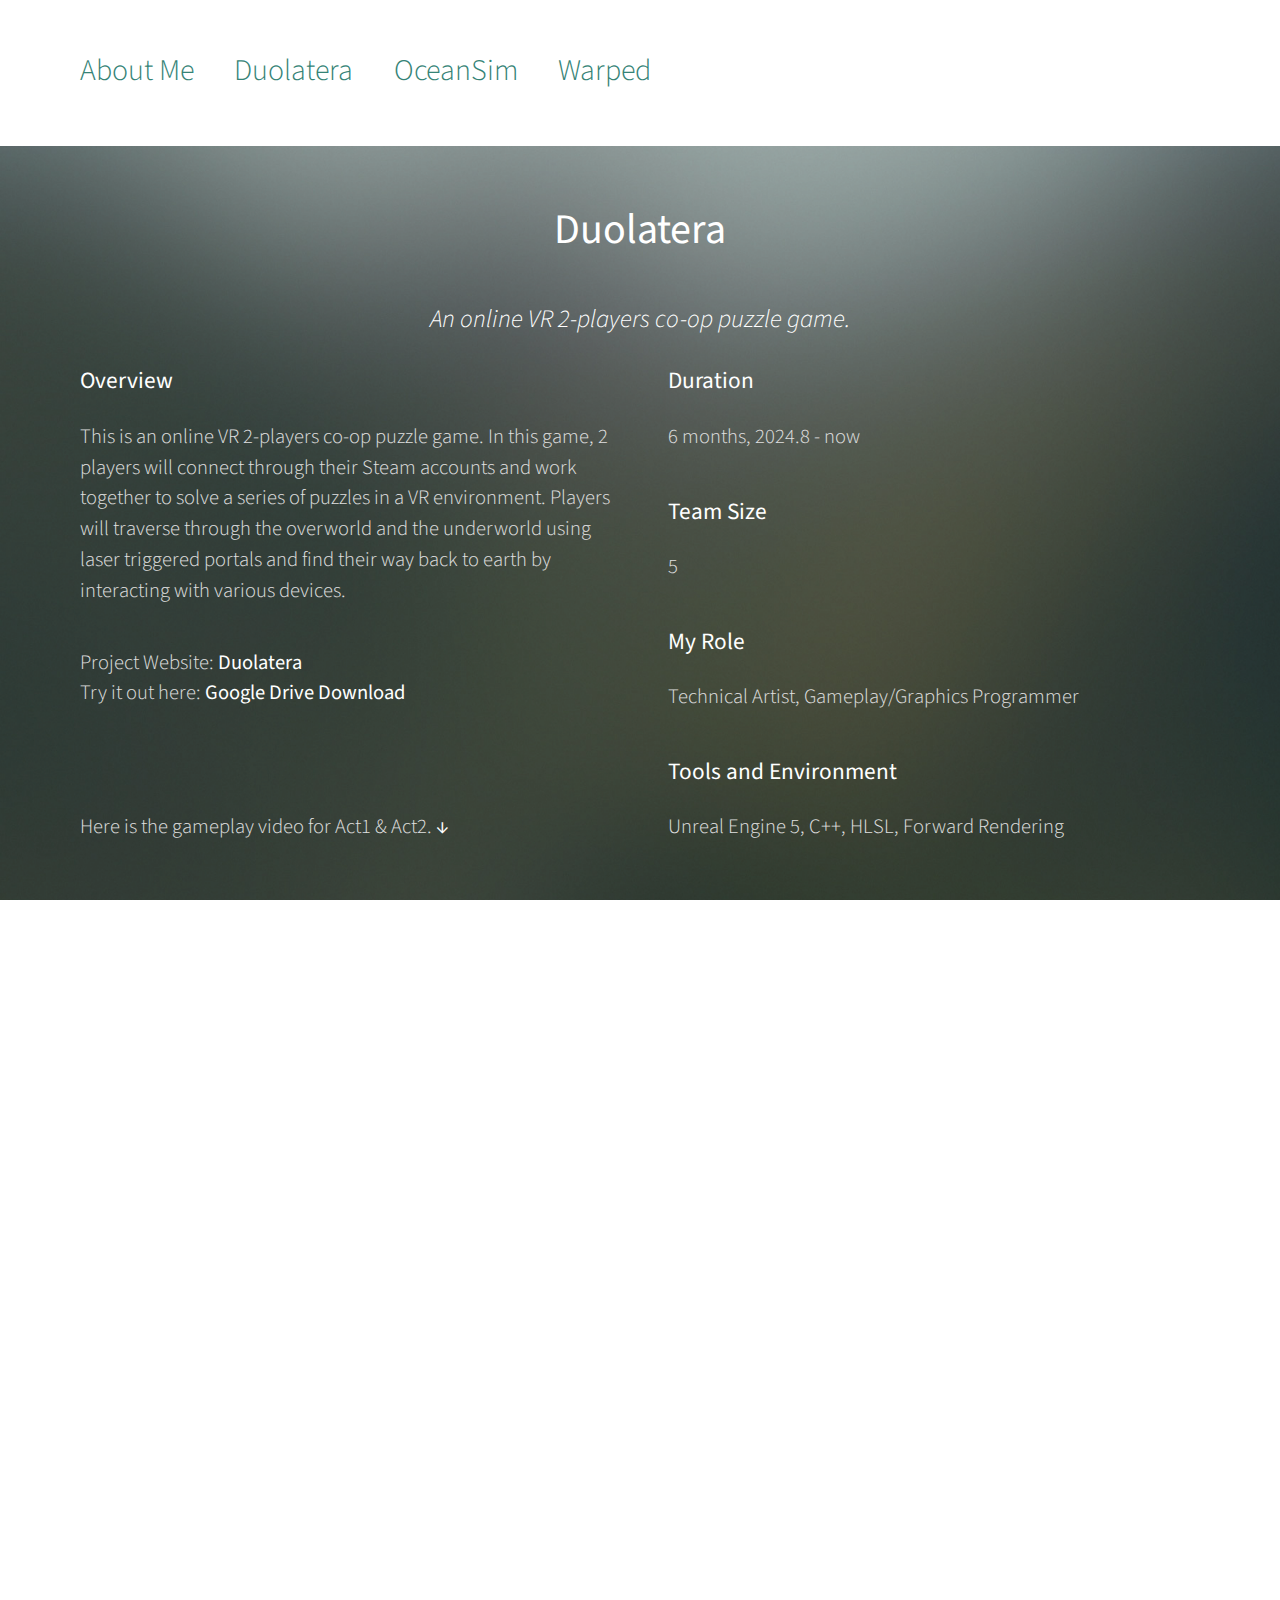
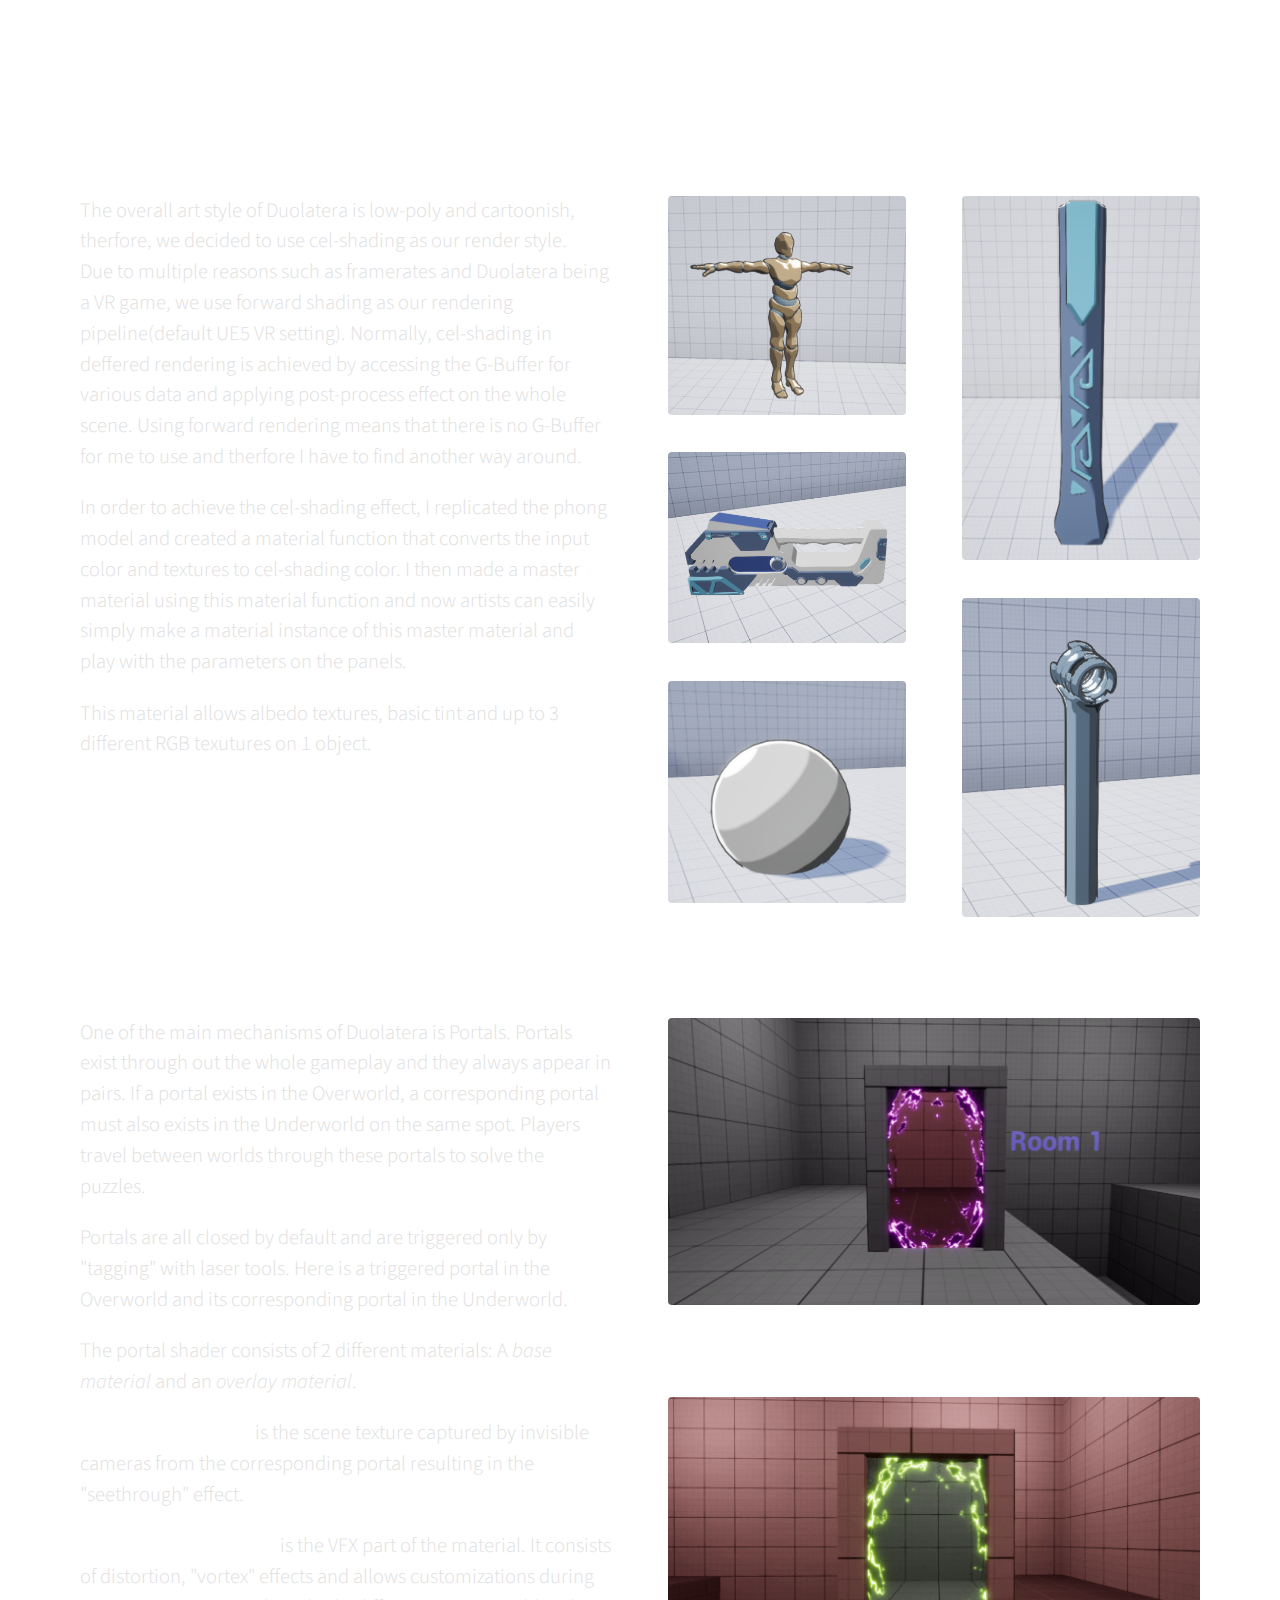
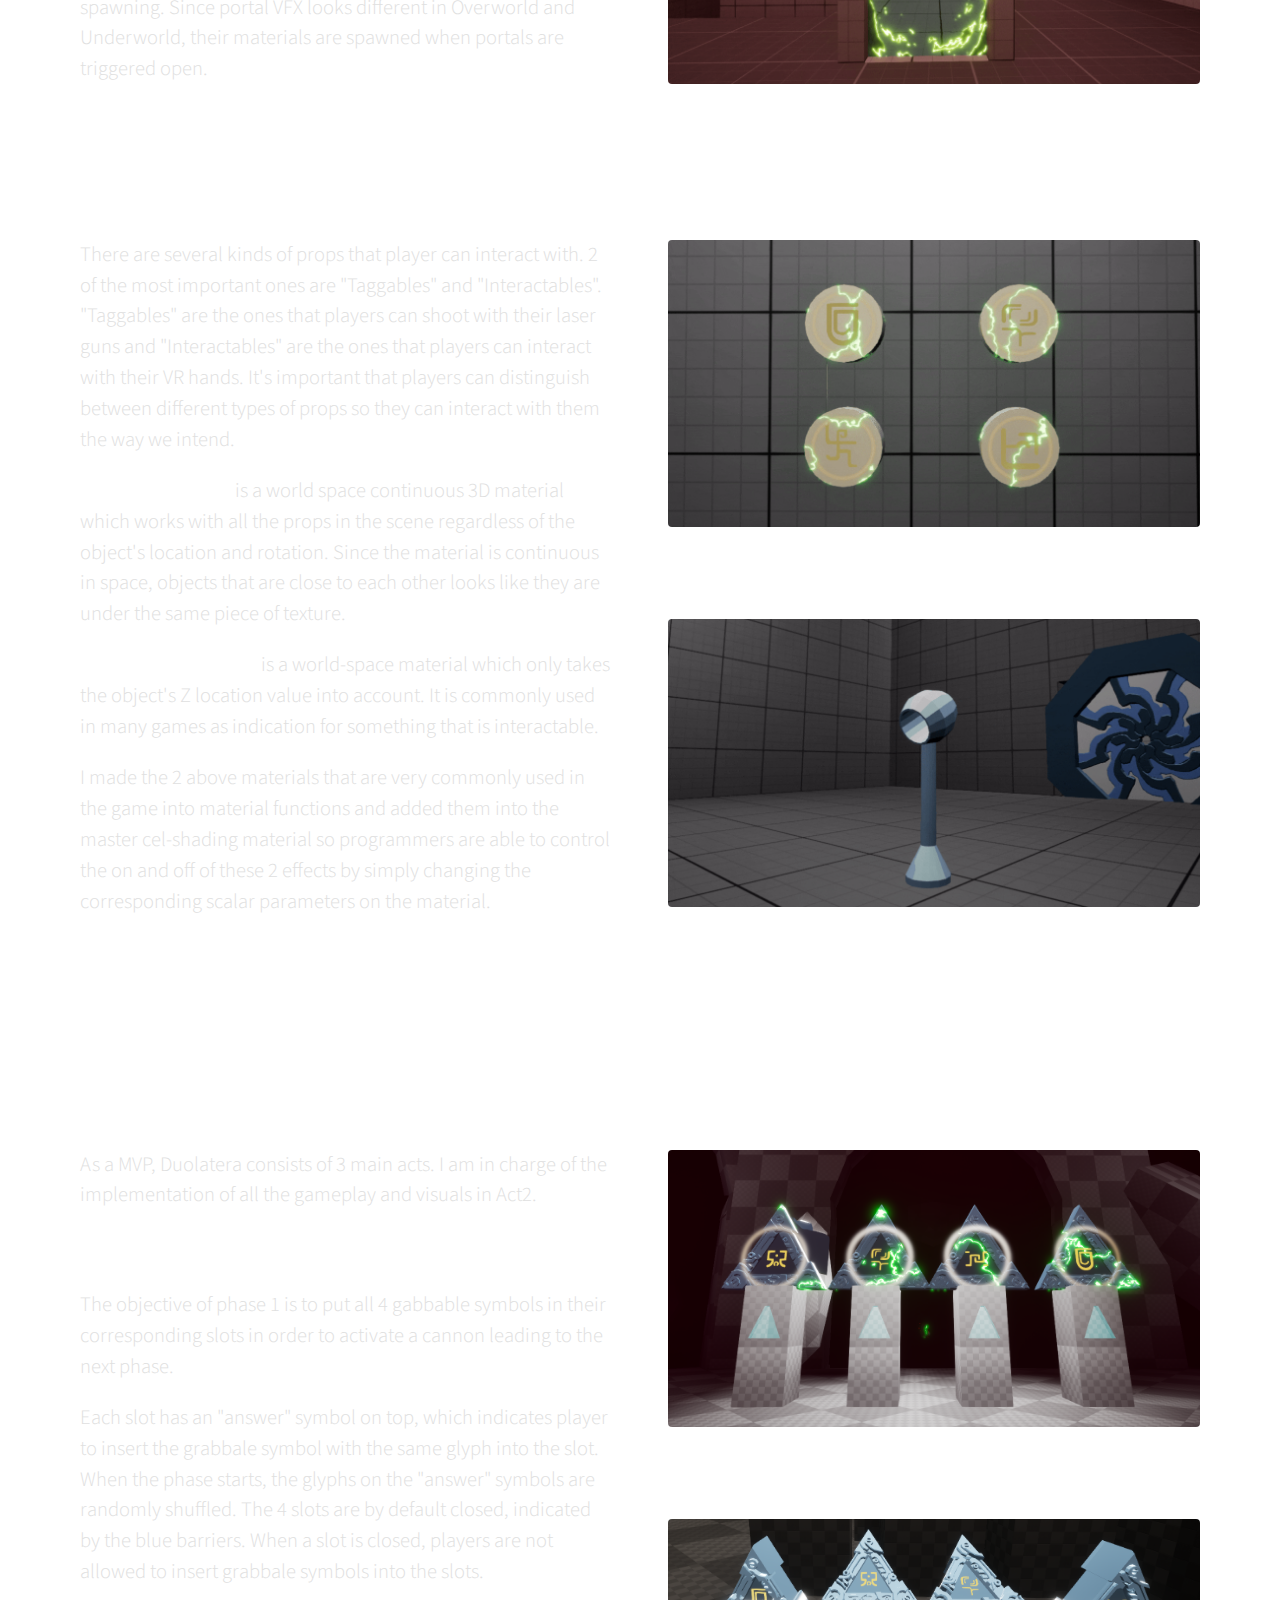
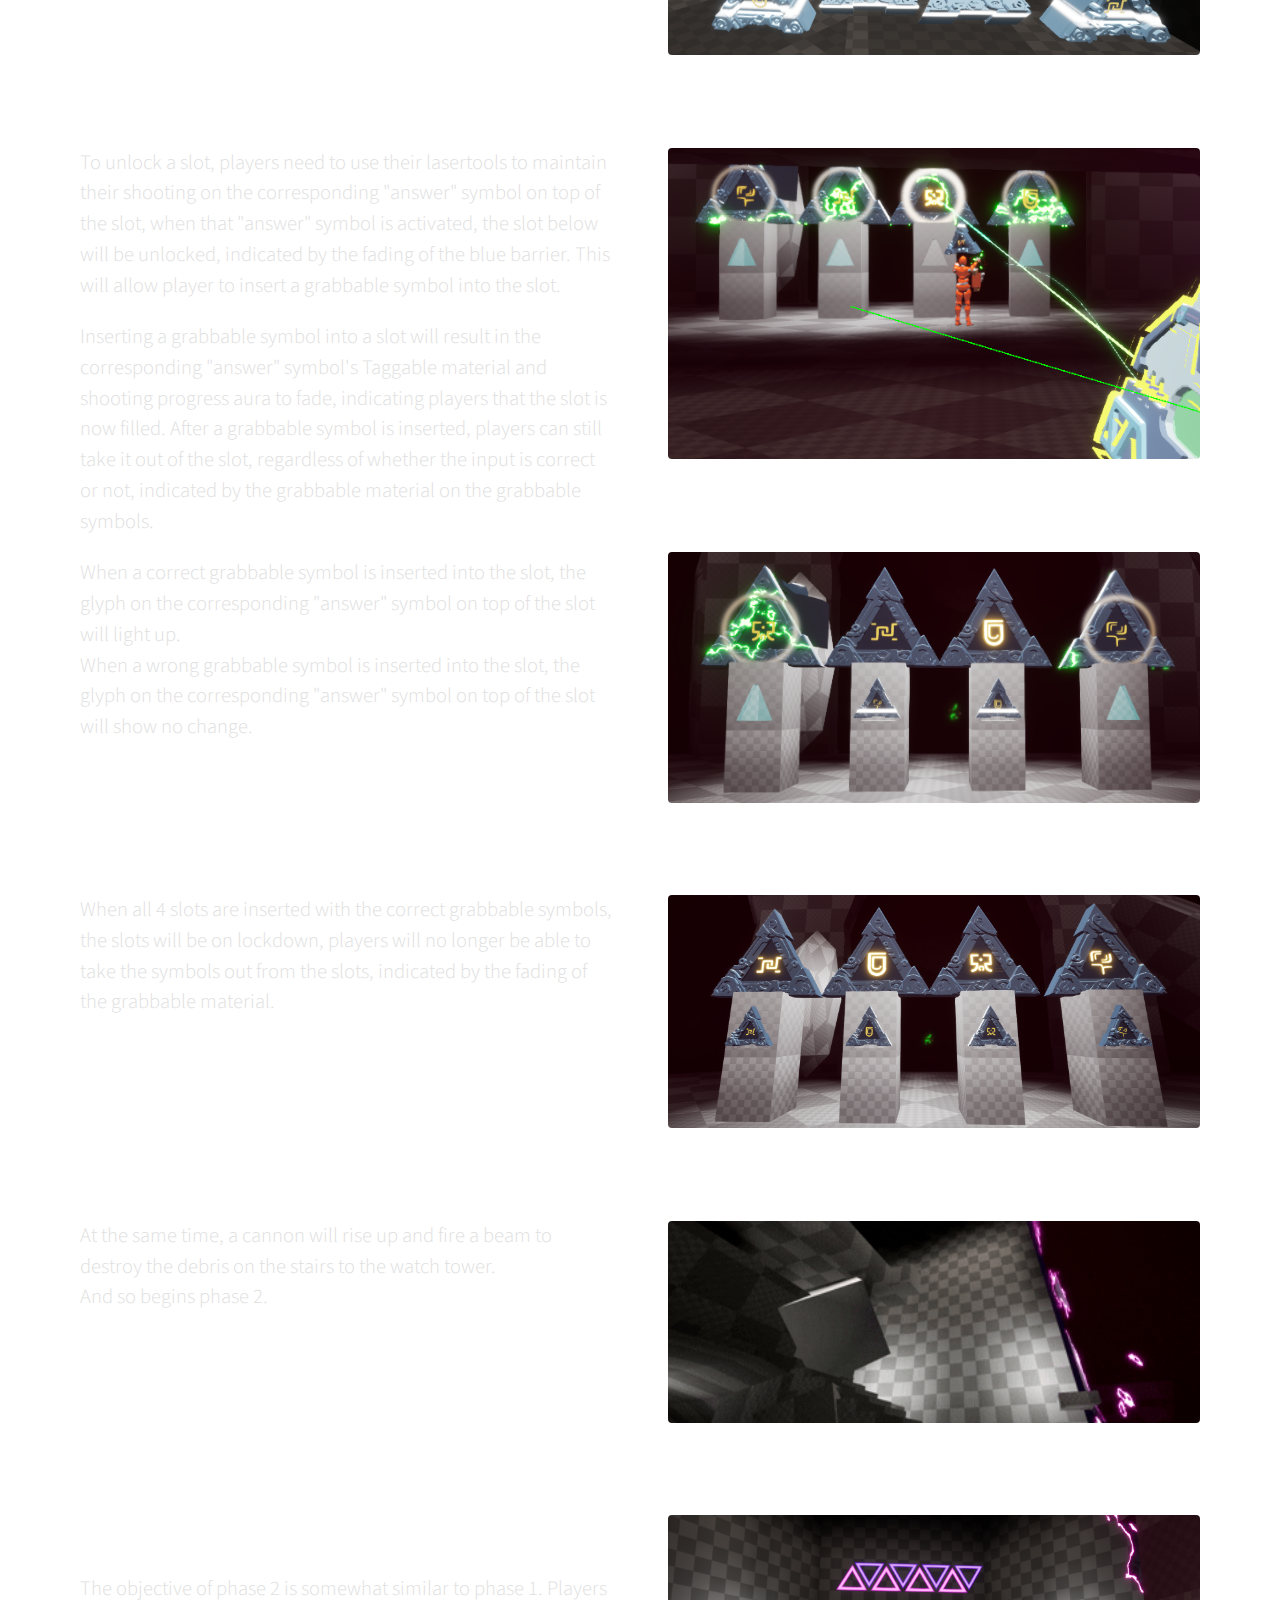
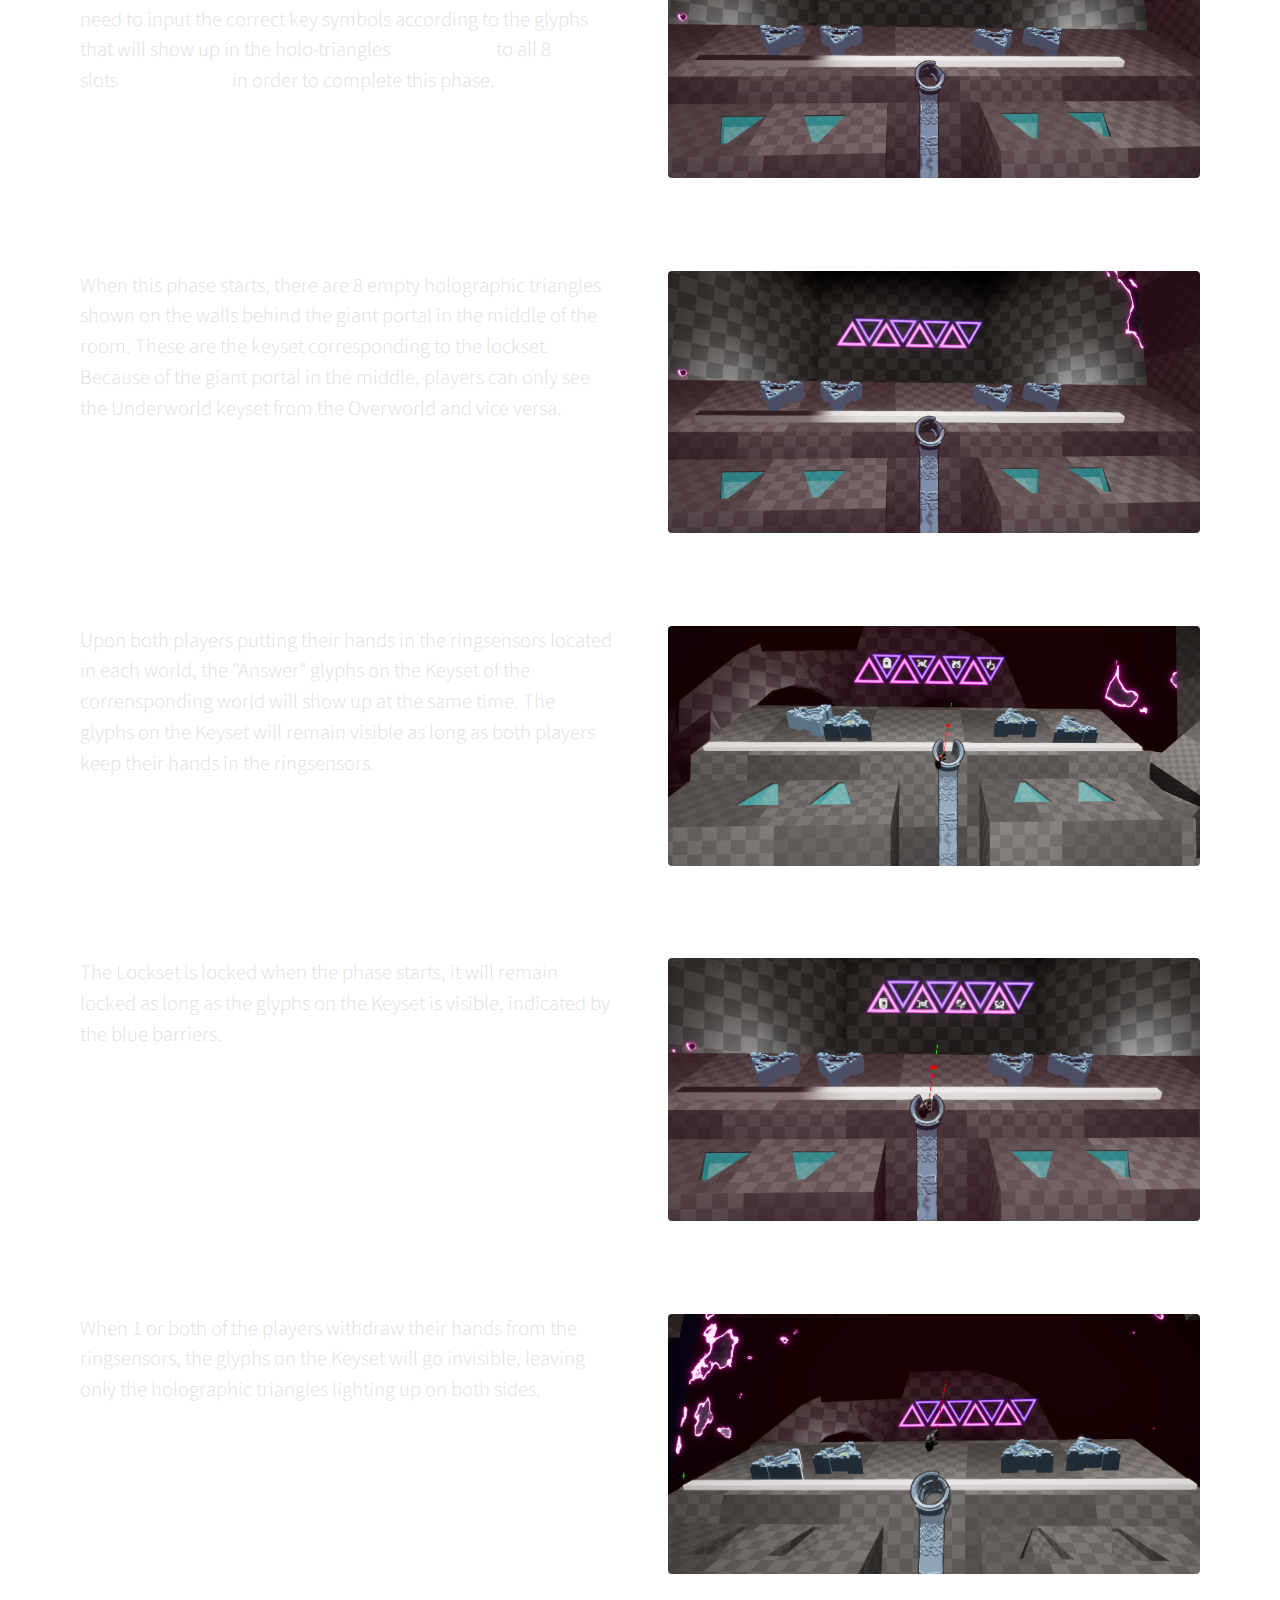
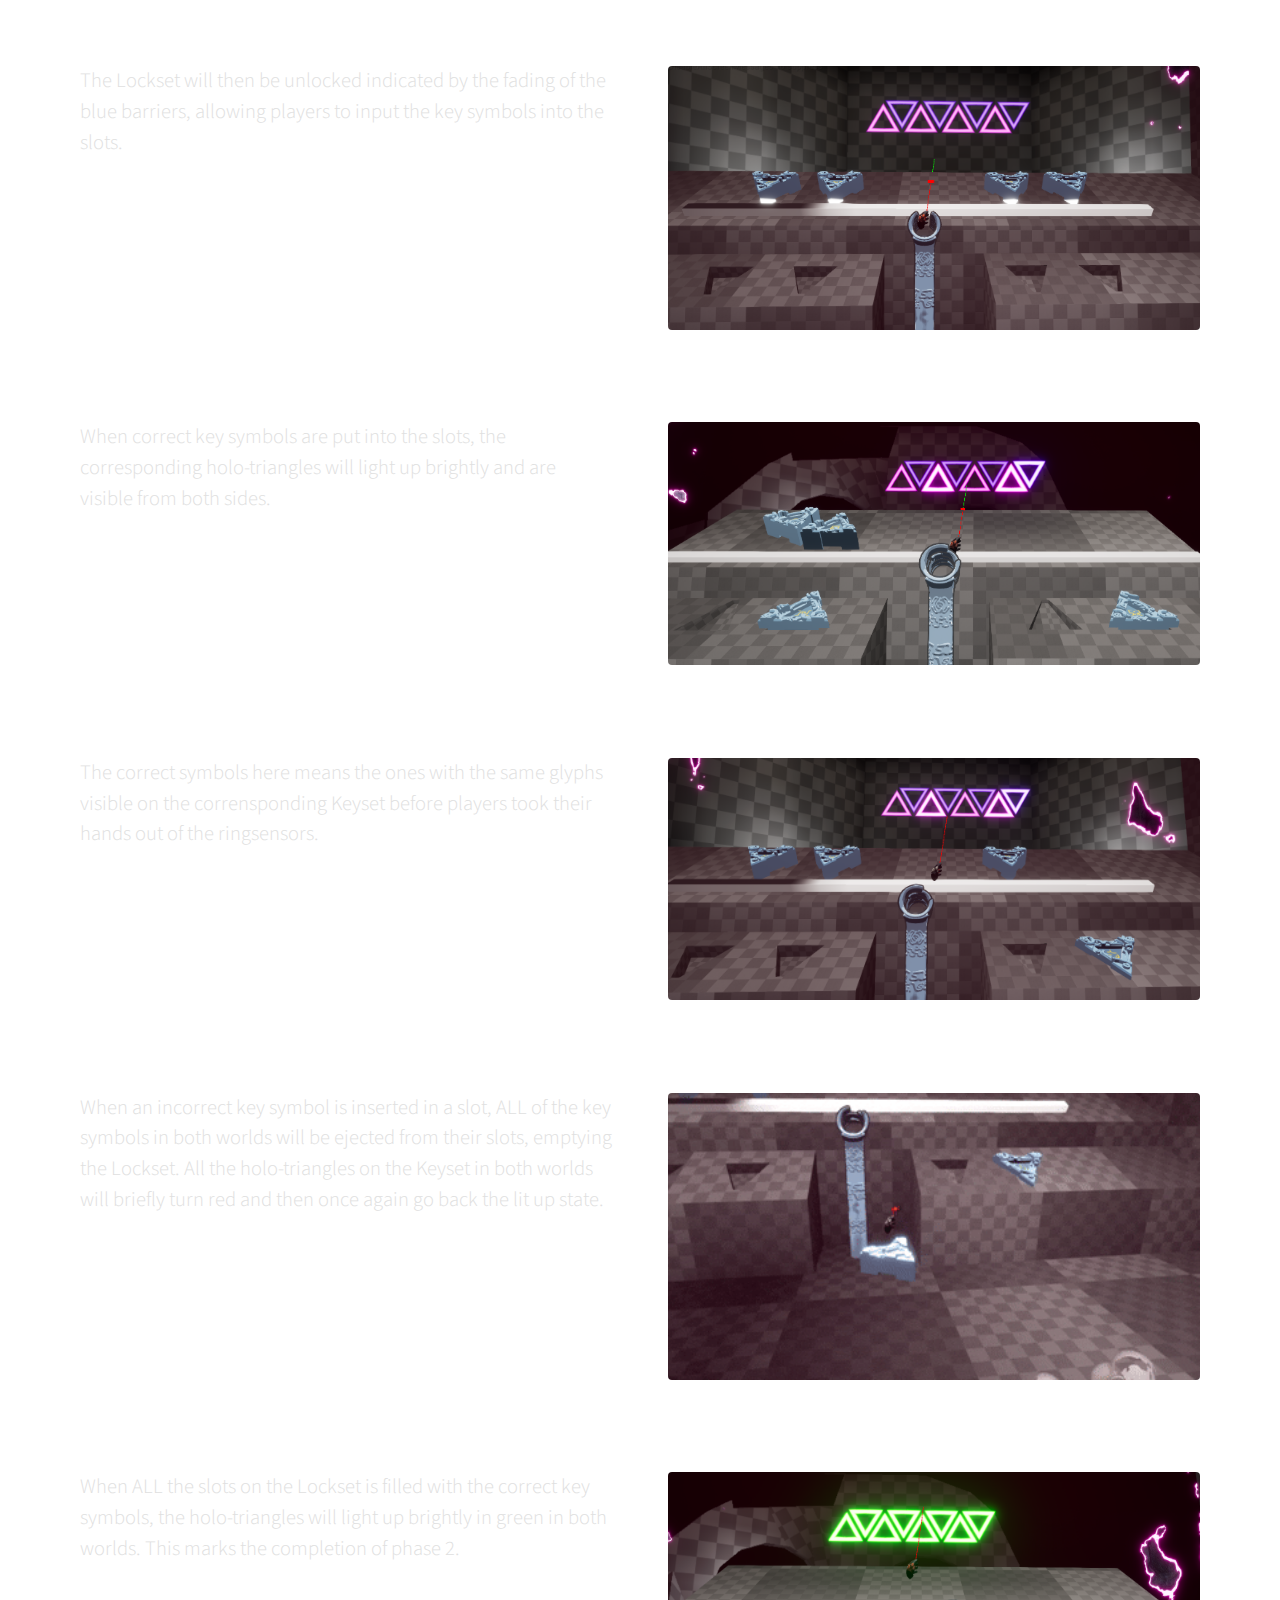
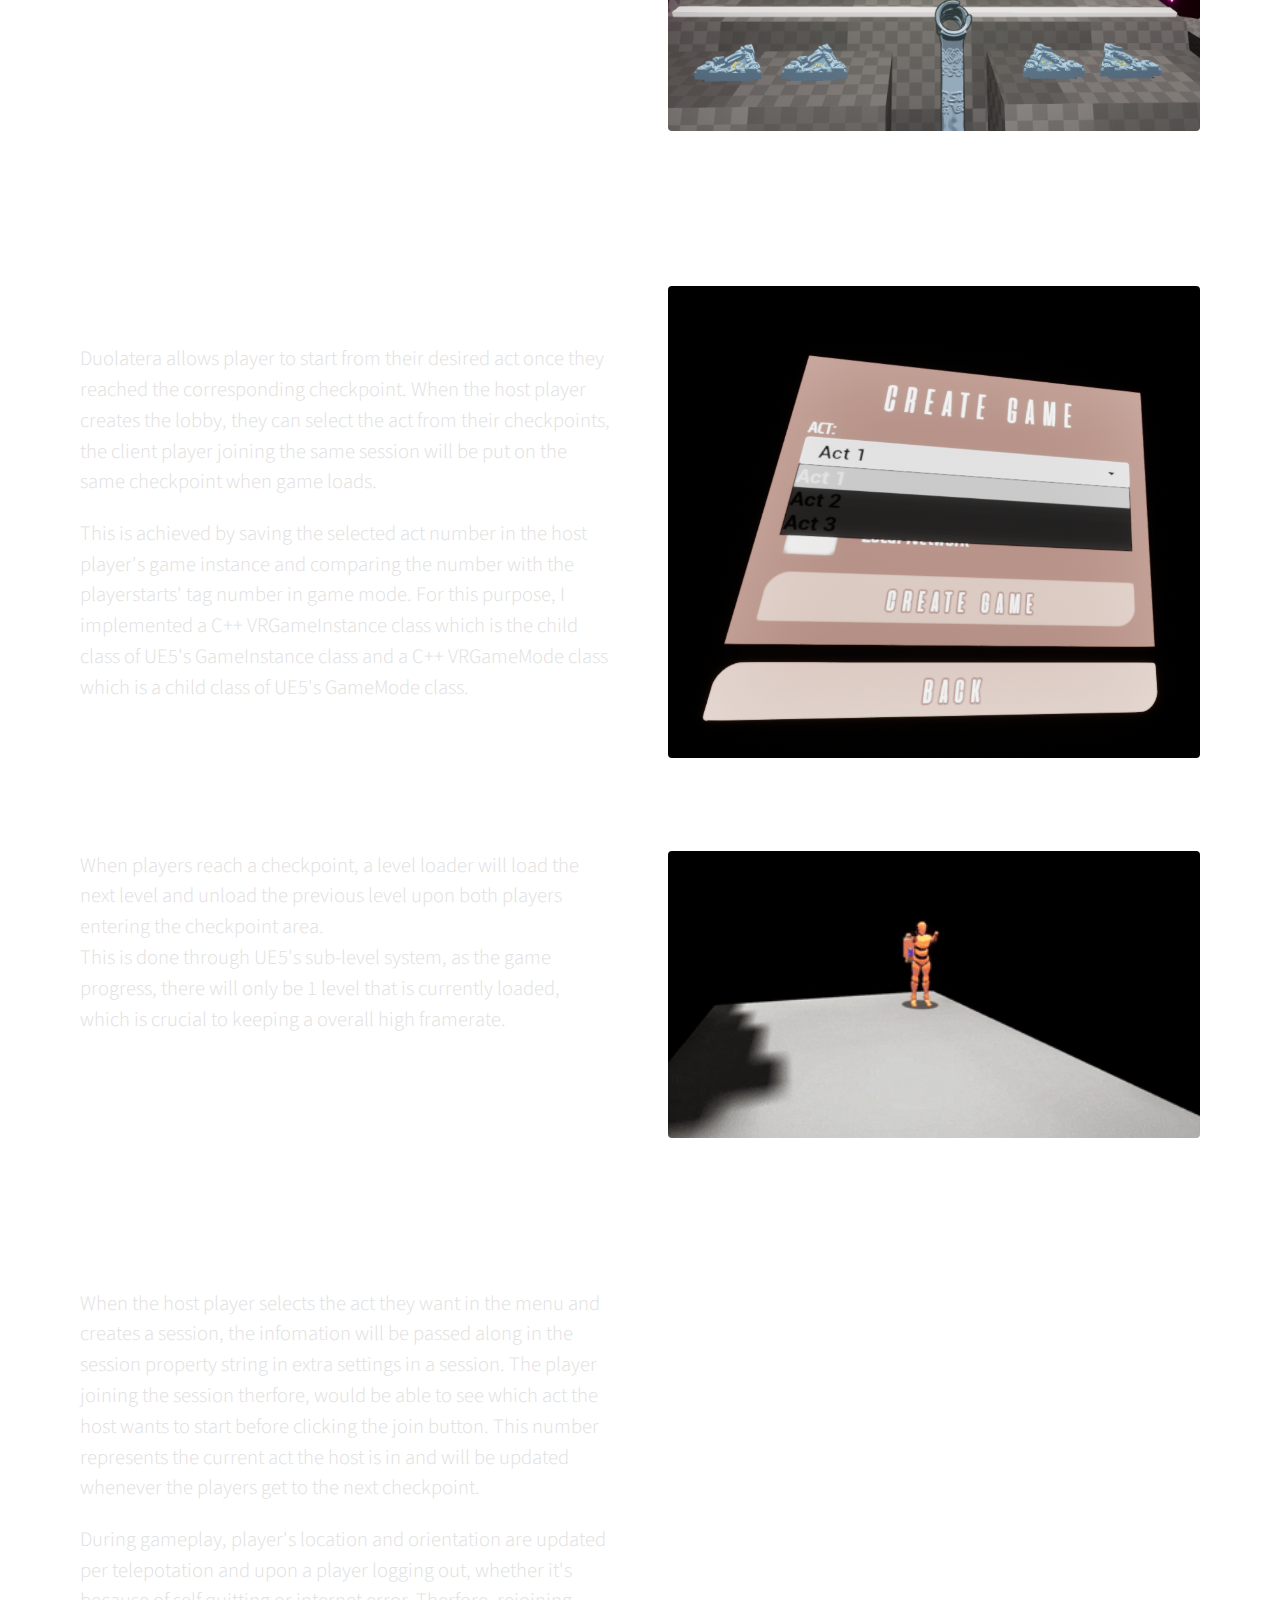
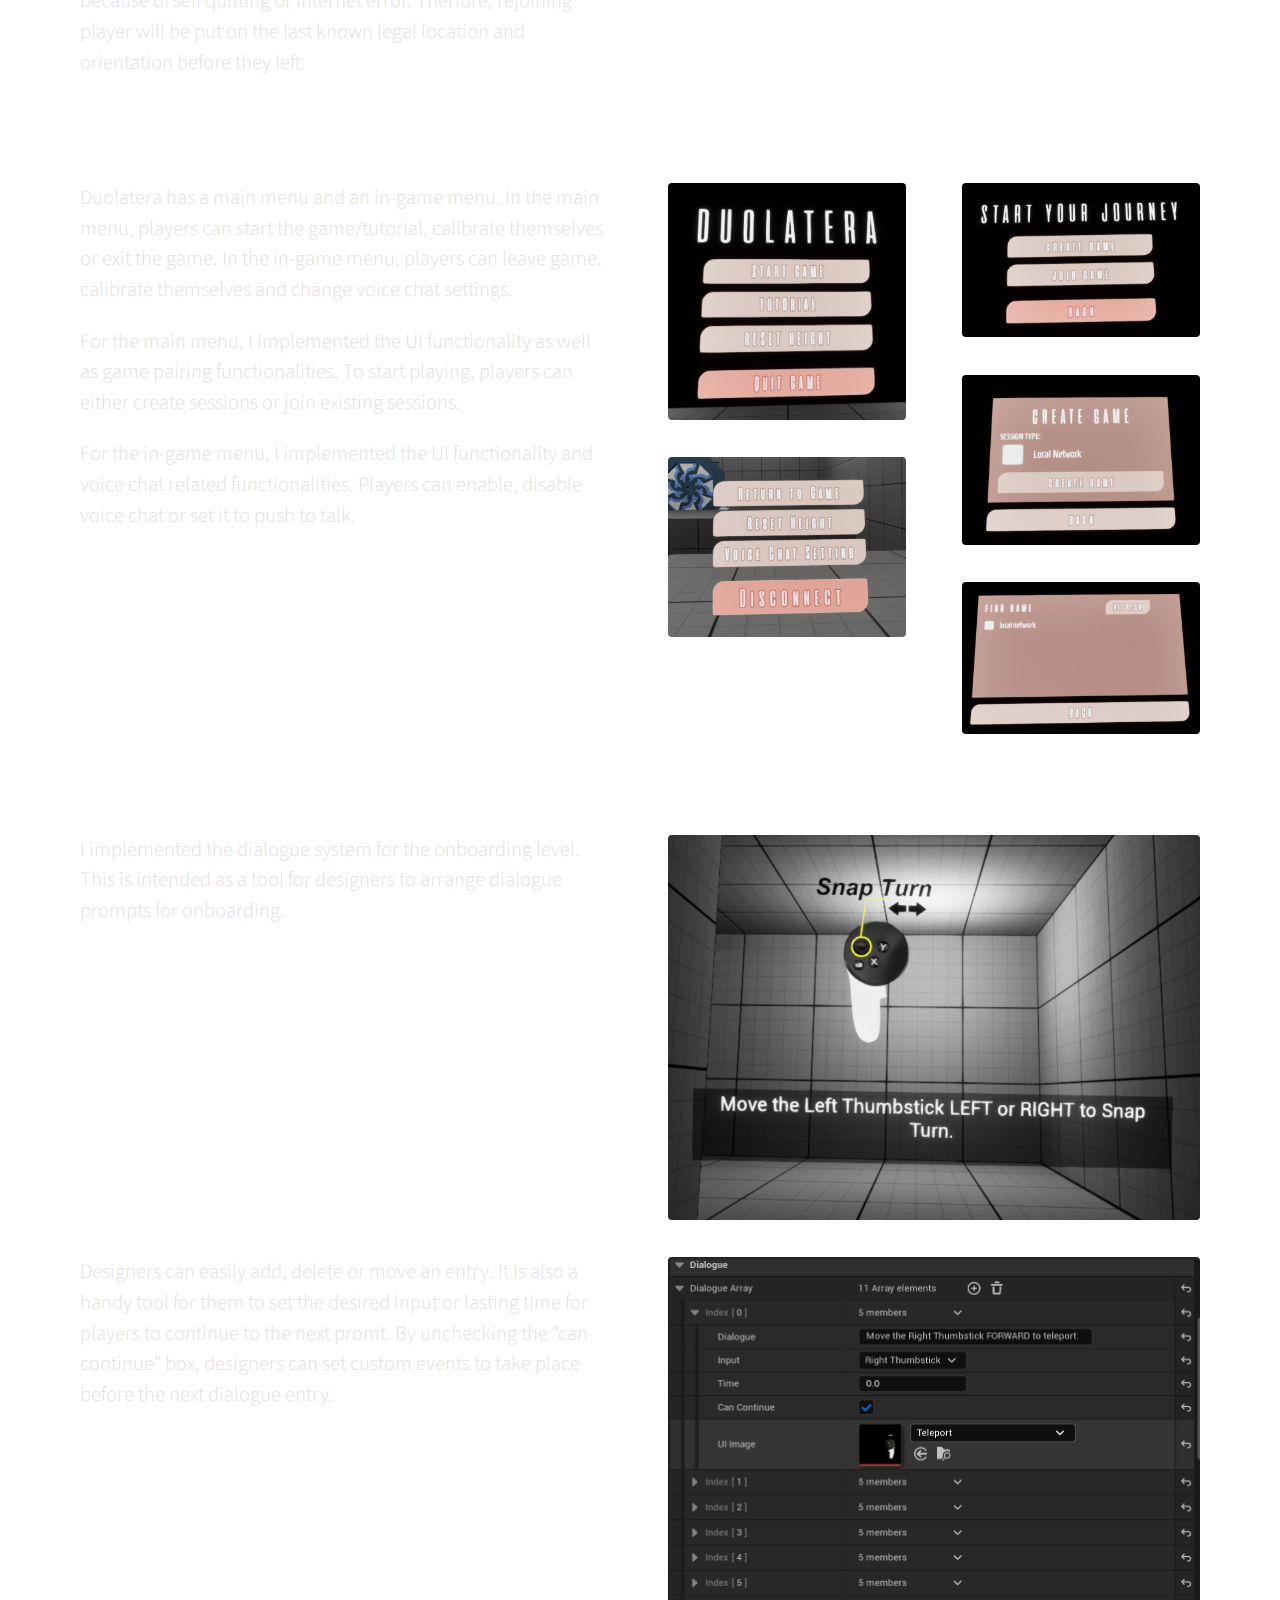
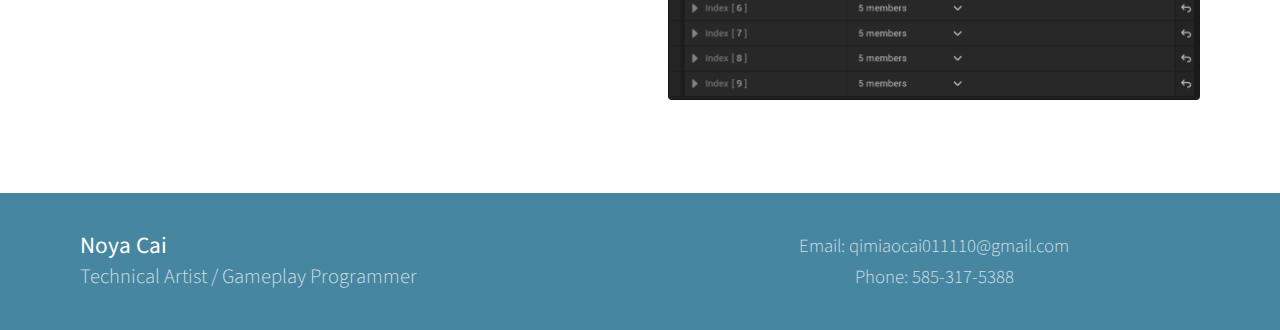
<file: Portfolio-Website-main/Duolatera.html>
<!DOCTYPE HTML>
<!--
	Photon by HTML5 UP
	html5up.net | @ajlkn
	Free for personal and commercial use under the CCA 3.0 license (html5up.net/license)
-->
<html>
	<head>
		<title>Duolatera</title>
		<meta charset="utf-8" />
		<meta name="viewport" content="width=device-width, initial-scale=1, user-scalable=no" />
		<link rel="stylesheet" href="assets/css/main.css" />
		<noscript><link rel="stylesheet" href="assets/css/noscript.css" /></noscript>
	</head>
	<body class="is-preload">
		<!-- Header -->
		<section id = "one" class="main style3" style="background-color: #ffffff;">
			<div class="container"  >
				<div class="row gtr-150" >
					<div class="col-8 col-12-medium imp-medium" >
						<a href= "index.html" style="text-align: right; margin-right: 5%; font-size:30px" target="_self"><font color="358376";>About Me</font></a>
						<a href= "Duolatera.html" style="text-align: right; margin-right: 5%; font-size:30px" target="_self"><font color="358376">Duolatera</font></a>
						<a href= "OceanSim.html" style="text-align: right; margin-right: 5%; font-size:30px" target="_self"><font color="358376">OceanSim</font></a>
						<a href= "Warped.html" style="text-align: right; margin-right: 5%; font-size:30px" target="_self"><font color="358376">Warped</font></a>
					</div>
				</div>
			</div>
		</section>
		<!-- One -->
		<section id="one" class="main style2">
			<div class="container">				
				<h1 style = "text-align: center;">
					<b>Duolatera</b>
				</h1>
				<h3 style="font-style: italic; text-align: center;">
					An online VR 2-players co-op puzzle game.
				</h3>
				<div class="row gtr-150">
					<div class="col-6 col-12-medium">
						<h4> 
							<b>Overview</b>
						</h4>
						<p>
							This is an online VR 2-players co-op puzzle game. 
							In this game, 2 players will connect through their Steam accounts and work together to solve a series of puzzles in a VR environment.
							Players will traverse through the overworld and the underworld using laser triggered portals and find their way back to earth by interacting with various devices. 
						</p>
						<p>
							Project Website: <a href="https://drifters-msgdd.github.io/"> <b>Duolatera</b> </a>
							<br />
							Try it out here: 
							<a href="https://drive.google.com/file/d/1wOtnj-SyZd5ifnVirCe8KGhSxMT-4qs-/view"> <b>Google Drive Download</b> </a>
						</p>
						<p>	
							<br/><br/>
							Here is the gameplay video for Act1 & Act2. <b>↓</b>
						</p>
					</div>
					<div class="col-6 col-12-medium">
						<h4> 
							<b>Duration</b>
						</h4>
						<p>
							6 months, 2024.8 - now
						</p>
						<h4> 
							<b>Team Size</b>
						</h4>
						<p>
							5
						</p>
						<h4> 
							<b>My Role</b>
						</h4>
						<p>
							Technical Artist, Gameplay/Graphics Programmer
						</p>
						<h4> 
							<b>Tools and Environment</b>
						</h4>
						<p>
							Unreal Engine 5, C++, HLSL, Forward Rendering
						</p>
					</div>
				</div>
								
				<iframe width="720" height="720" src="https://www.youtube.com/embed/d44bLRqTe-4"  style="margin-left: 18%;"></iframe>
				<br/><br/>
				<h2> 
					<b>Shaders</b>
				</h2>
				<h3> 
					<b>Global Cel-Shading</b>
				</h3>
				<div class="row gtr-150">
					<div class="col-6 col-12-medium">
						<p style="margin-bottom: 1em;">
							The overall art style of Duolatera is low-poly and cartoonish, therfore, we decided to use cel-shading as our render style.
							<br/>
							Due to multiple reasons such as framerates and Duolatera being a VR game, we use forward shading as our rendering pipeline(default UE5 VR setting).
							Normally, cel-shading in deffered rendering is achieved by accessing the G-Buffer for various data and applying post-process effect on the whole scene.
							Using forward rendering means that there is no G-Buffer for me to use and therfore I have to find another way around.
						</p>
						<p style="margin-bottom: 1em;">
							In order to achieve the cel-shading effect, I replicated the phong model and created a material function that converts the input color and textures to cel-shading color.
							I then made a master material using this material function and now artists can easily simply make a material instance of this master material and play with the parameters on the panels.
						</p>
						<p style="margin-bottom: 1em;">
							This material allows albedo textures, basic tint and up to 3 different RGB texutures on 1 object.
						</p>
					</div>
					<div class="col-6 col-12-medium">
						<div class="row gtr-150">
							<div class="col-6 col-12-medium">
								<span class="image fit"><img src="images/Cel_VRPawn.png" alt="" /></span>
								<span class="image fit"><img src="images/Cel_Lasertool.png" alt="" /></span>
								<span class="image fit"><img src="images/Cel_Ball.png" alt="" /></span>
							</div>
							<div class="col-6 col-12-medium">
								<span class="image fit"><img src="images/Cel_Pillar.png" alt="" /></span>
								<span class="image fit"><img src="images/Cel_RingSensor.png" alt="" /></span>
							</div>
						</div>
					</div>
				</div>
				<h3> 
					<b>Portal VFX Between 2 Worlds</b>
				</h3>
				<div class="row gtr-150">
					<div class="col-6 col-12-medium" >
						<p style="margin-bottom: 1em;">
							One of the main mechanisms of Duolatera is Portals. Portals exist through out the whole gameplay and they always appear in pairs. 
							If a portal exists in the Overworld, a corresponding portal must also exists in the Underworld on the same spot. Players travel between worlds through these portals to solve the puzzles.
						</p>
						<p style="margin-bottom: 1em;">
							Portals are all closed by default and are triggered only by "tagging" with laser tools. 
							Here is a triggered portal in the Overworld and its corresponding portal in the Underworld. 
						</p>
						<p style="margin-bottom: 1em;">
							The portal shader consists of 2 different materials: A <i>base material</i> and an <i>overlay material</i>.
						</p>
						<p style="margin-bottom: 1em;">
							<b>Base portal material</b> is the scene texture captured by invisible cameras from the corresponding portal resulting in the "seethrough" effect.
						</p>
						<p style="margin-bottom: 1em;">
							<b>Overlay portal material</b> is the VFX part of the material. It consists of distortion, "vortex" effects and allows customizations during spawning. 
							Since portal VFX looks different in Overworld and Underworld, their materials are spawned when portals are triggered open. 
						</p>
					</div>
					<div class="col-6 col-12-medium">
						<span class="image fit" style="margin-bottom: 1em;"><img src="images/OverworldPortal.gif" alt="" /></span>
						<p style="margin-top: 1em; text-align: center;" >
							<b>Overworld Portal</b>
						</p>
						<span class="image fit" style="margin-bottom: 1em;"><img src="images/UnderworldPortal.gif" alt="" /></span>
						<p style="margin-top: 1em; text-align: center;">
							<b>Underworld Portal</b>	
						</p>
					</div>
				</div>
				<h3> 
					<b>Visual Indication Shaders</b>
				</h3>
				<div class="row gtr-150">
					<div class="col-6 col-12-medium">
						<p style="margin-bottom: 1em;">
							There are several kinds of props that player can interact with. 2 of the most important ones are "Taggables" and "Interactables".
							"Taggables" are the ones that players can shoot with their laser guns and "Interactables" are the ones that players can interact with their VR hands.
							It's important that players can distinguish between different types of props so they can interact with them the way we intend.
						</p>
						<p style="margin-bottom: 1em;">
							<b>Taggable material</b> is a world space continuous 3D material which works with all the props in the scene regardless of the object's location and rotation.
							Since the material is continuous in space, objects that are close to each other looks like they are under the same piece of texture.
						</p>
						<p style="margin-bottom: 1em;">
							<b>Interactable material</b> is a world-space material which only takes the object's Z location value into account.
							It is commonly used in many games as indication for something that is interactable. 
						</p>
						<p style="margin-bottom: 1em;">
							I made the 2 above materials that are very commonly used in the game into material functions and added them into the master cel-shading material so programmers are able to control the on and off of these 2 effects by simply changing the corresponding scalar parameters on the material. 
						</p>
					</div>
					<div class="col-6 col-12-medium">
						<span class="image fit" style="margin-bottom: 1em;"><img src="images/TaggableMat.gif" alt="" /></span>
						<p style="margin-top: 1em; text-align: center;">
							<b>Taggable Material</b>	
						</p>
						<span class="image fit" style="margin-bottom: 1em;"><img src="images/InteractableMat.gif" alt="" /></span>
						<p style="margin-top: 1em; text-align: center;">
							<b>Interactable Material</b>	
						</p>
					</div>
				</div>
				<h2> 
					<b>Gameplay</b>
				</h2>
				<h3> 
					<b>Act2</b>
				</h3>
				<div class="row gtr-150">
					<div class="col-6 col-12-medium">
						<p style="margin-bottom: 1em;">
							As a MVP, Duolatera consists of 3 main acts. 
							I am in charge of the implementation of all the gameplay and visuals in Act2.	
						</p>
						<h4>
							<b>Phase 1:</b>
						</h4>
						<p style="margin-bottom: 1em;">
							The objective of phase 1 is to put all 4 gabbable symbols in their corresponding slots in order to activate a cannon leading to the next phase. 
						</p>
						<p>
							Each slot has an "answer" symbol on top, which indicates player to insert the grabbale symbol with the same glyph into the slot.
							When the phase starts, the glyphs on the "answer" symbols are randomly shuffled. The 4 slots are by default closed, indicated by the blue barriers. When a slot is closed, players are not allowed to insert grabbale symbols into the slots.
						</p>
					</div>
					<div class="col-6 col-12-medium">
						<span class="image fit" style="margin-bottom: 1em;"><img src="images/Act2Phase1Slots_Closed.png" alt="" /></span>
						<p style="margin-top: 1em; text-align: center;">
							<b>The Slot Group</b>	
						</p>
						<span class="image fit" style="margin-bottom: 1em;"><img src="images/Act2Phase1Symbols.png" alt="" /></span>
						<p style="margin-top: 1em; text-align: center;">
							<b>Grabbable Symbols</b>	
						</p>
					</div>
				</div>
				<div class="row gtr-150">
					<div class="col-6 col-12-medium">
						<p style="margin-bottom: 1em;">
							To unlock a slot, players need to use their lasertools to maintain their shooting on the corresponding "answer" symbol on top of the slot, 
							when that "answer" symbol is activated, the slot below will be unlocked, indicated by the fading of the blue barrier. 
							This will allow player to insert a grabbable symbol into the slot.
						</p>
						<p style="margin-bottom: 1em;">
							Inserting a grabbable symbol into a slot will result in the corresponding "answer" symbol's Taggable material and shooting progress aura to fade, indicating players that the slot is now filled.
							After a grabbable symbol is inserted, players can still take it out of the slot, regardless of whether the input is correct or not, indicated by the grabbable material on the grabbable symbols. 
						</p>
						<p style="margin-bottom: 1em;">
							When a correct grabbable symbol is inserted into the slot, the glyph on the corresponding "answer" symbol on top of the slot will light up.
							</br>When a wrong grabbable symbol is inserted into the slot, the glyph on the corresponding "answer" symbol on top of the slot will show no change.
						</p>
					</div>
					<div class="col-6 col-12-medium">
						<span class="image fit" style="margin-bottom: 1em;"><img src="images/Act2Phase1Slot3_Unlocked.png" alt="" /></span>
							<p style="margin-top: 1em; text-align: center;">
								<b>Unlocking a Slot</b>	
							</p>
						<span class="image fit" style="margin-bottom: 1em;"><img src="images/Act2Phase1Slots_Input.png" alt="" /></span>
							<p style="margin-top: 1em; text-align: center;">
								<b>Wrong and Correct Input on the Slots</b>	
							</p>
					</div>
				</div>
				<div class="row gtr-150">
					<div class="col-6 col-12-medium">
						<p style="margin-bottom: 1em;">
							When all 4 slots are inserted with the correct grabbable symbols, the slots will be on lockdown, players will no longer be able to take the symbols out from the slots, indicated by the fading of the grabbable material.
						</p>
					</div>
					<div class="col-6 col-12-medium">
						<span class="image fit" style="margin-bottom: 1em;"><img src="images/Act2Phase1Slots_Complete.png" alt="" /></span>
							<p style="margin-top: 1em; text-align: center;">
								<b>All Slots with Correct Input</b>	
							</p>
					</div>
				</div>
				<div class="row gtr-150">
					<div class="col-6 col-12-medium">
						<p style="margin-bottom: 1em;">
							At the same time, a cannon will rise up and fire a beam to destroy the debris on the stairs to the watch tower. 
							</br> And so begins phase 2.
						</p>
					</div>
					<div class="col-6 col-12-medium">
						<span class="image fit" style="margin-bottom: 1em;"><img src="images/Act2Phase1CannonBeam.gif" alt="" /></span>
							<p style="margin-top: 1em; text-align: center;">
								<b>Cannon Beam</b>	
							</p>
					</div>
				</div>
				<div class="row gtr-150">
					<div class="col-6 col-12-medium">
						<h4>
							<b>Phase 2:</b>
						</h4>
						<p style="margin-bottom: 1em;">
							The objective of phase 2 is somewhat similar to phase 1. 
							Players need to input the correct key symbols according to the glyphs that will show up in the holo-triangles<b>(the Keyset)</b> to all 8 slots<b>(the Lockset)</b> in order to complete this phase.
						</p>
					</div>
					<div class="col-6 col-12-medium">
						<span class="image fit" style="margin-bottom: 1em;"><img src="images/Act2Phase2LocksetUnderworld_Closed.png" alt="" /></span>
						<p style="margin-top: 1em; text-align: center;">
							<b>Underworld Lockset and Overworld Keyset</b>	
						</p>
					</div>
				</div>
				<div class="row gtr-150">
					<div class="col-6 col-12-medium">
						<p style="margin-bottom: 1em;">
							When this phase starts, there are 8 empty holographic triangles shown on the walls behind the giant portal in the middle of the room. 
							These are the keyset corresponding to the lockset. Because of the giant portal in the middle, players can only see the Underworld keyset from the Overworld and vice versa.
						</p>
					</div>
					<div class="col-6 col-12-medium">	
						<span class="image fit" style="margin-bottom: 1em;"><img src="images/Act2Phase2LocksetUnderworld_Closed.png" alt="" /></span>
						<p style="margin-top: 1em; text-align: center;">
							<b>Underworld Lockset and Overworld Keyset</b>	
						</p>
					</div>
				</div>
				<div class="row gtr-150">
					<div class="col-6 col-12-medium">
						<p style="margin-bottom: 1em;">
							Upon both players putting their hands in the ringsensors located in each world, the "Answer" glyphs on the Keyset of the corrensponding world will show up at the same time.
							The glyphs on the Keyset will remain visible as long as both players keep their hands in the ringsensors.
						</p>
					</div>
					<div class="col-6 col-12-medium">	
						<span class="image fit" style="margin-bottom: 1em;"><img src="images/Act2Phase2KeysetOverworld_Activated.png" alt="" /></span>
						<p style="margin-top: 1em; text-align: center;">
							<b>Keyset(glyphs visible) in Overworld</b>	
						</p>
					</div>
				</div>
				<div class="row gtr-150">
					<div class="col-6 col-12-medium">
						<p style="margin-bottom: 1em;">
							The Lockset is locked when the phase starts, it will remain locked as long as the glyphs on the Keyset is visible, indicated by the blue barriers.
						</p>
					</div>
					<div class="col-6 col-12-medium">	
						<span class="image fit" style="margin-bottom: 1em;"><img src="images/Act2Phase2KeysetUnderworld_Activated.png" alt="" /></span>
						<p style="margin-top: 1em; text-align: center;">
							<b>Keyset(glyphs visible) in Underworld</b>	
						</p>
					</div>
				</div>
				<div class="row gtr-150">
					<div class="col-6 col-12-medium">
						<p style="margin-bottom: 1em;">
							When 1 or both of the players withdraw their hands from the ringsensors, the glyphs on the Keyset will go invisible, leaving only the holographic triangles lighting up on both sides.
						</p>
					</div>
					<div class="col-6 col-12-medium">	
						<span class="image fit" style="margin-bottom: 1em;"><img src="images/Act2Phase2KeysetOverworld_Deactivated.png" alt="" /></span>
						<p style="margin-top: 1em; text-align: center;">
							<b>Keyset(glyphs invisible) in Overworld</b>	
						</p>
					</div>
				</div>
				<div class="row gtr-150">
					<div class="col-6 col-12-medium">
						<p style="margin-bottom: 1em;">
							The Lockset will then be unlocked indicated by the fading of the blue barriers, allowing players to input the key symbols into the slots.
						</p>
					</div>
					<div class="col-6 col-12-medium">	
						<span class="image fit" style="margin-bottom: 1em;"><img src="images/Act2Phase2KeysetUnderworld_Deactivated.png" alt="" /></span>
						<p style="margin-top: 1em; text-align: center;">
							<b>Keyset(glyphs invisible) in Underworld</b>	
						</p>
					</div>
				</div>
				<div class="row gtr-150">
					<div class="col-6 col-12-medium">
						<p style="margin-bottom: 1em;">
							When correct key symbols are put into the slots, the corresponding holo-triangles will light up brightly and are visible from both sides.
						</p>
					</div>
					<div class="col-6 col-12-medium">	
						<span class="image fit" style="margin-bottom: 1em;"><img src="images/Act2Phase2LocksetOverworld_Inputted.png" alt="" /></span>
						<p style="margin-top: 1em; text-align: center;">
							<b>Correct Inputs in the Lockset in Overworld</b>	
						</p>
					</div>
				</div>
				<div class="row gtr-150">
					<div class="col-6 col-12-medium">
						<p style="margin-bottom: 1em;">
							The correct symbols here means the ones with the same glyphs visible on the corrensponding Keyset before players took their hands out of the ringsensors.
						</p>
					</div>
					<div class="col-6 col-12-medium">	
						<span class="image fit" style="margin-bottom: 1em;"><img src="images/Act2Phase2LocksetUnderworld_Inputted.png" alt="" /></span>
						<p style="margin-top: 1em; text-align: center;">
							<b>Correct Inputs in the Lockset in Underworld</b>	
						</p>
					</div>
				</div>
				<div class="row gtr-150">
					<div class="col-6 col-12-medium">
						<p style="margin-bottom: 1em;">
							When an incorrect key symbol is inserted in a slot, ALL of the key symbols in both worlds will be ejected from their slots, emptying the Lockset.
							All the holo-triangles on the Keyset in both worlds will briefly turn red and then once again go back the lit up state.
						</p>
					</div>
					<div class="col-6 col-12-medium">	
						<span class="image fit" style="margin-bottom: 1em;"><img src="images/Act2Phase2LocksetEject.gif" alt="" /></span>
						<p style="margin-top: 1em; text-align: center;">
							<b>Incorrect Input in a Slot</b>	
						</p>
					</div>
				</div>
				<div class="row gtr-150">
					<div class="col-6 col-12-medium">
						<p style="margin-bottom: 1em;">
							When ALL the slots on the Lockset is filled with the correct key symbols, the holo-triangles will light up brightly in green in both worlds.
							This marks the completion of phase 2.
						</p>
					</div>
					<div class="col-6 col-12-medium">	
						<span class="image fit" style="margin-bottom: 1em;"><img src="images/Act2Phase2LocksetOverworld_Completed.png" alt="" /></span>
						<p style="margin-top: 1em; text-align: center;">
							<b>Correct Input for the entire Lockset</b>	
						</p>
					</div>
				</div>
				<h3> 
					<b>Save & Load Game System</b>
				</h3>
				<div class="row gtr-150">
					<div class="col-6 col-12-medium">
						<h4>
							Load Game
						</h4>
						<p style="margin-bottom: 1em;">
							Duolatera allows player to start from their desired act once they reached the corresponding checkpoint.
							When the host player creates the lobby, they can select the act from their checkpoints, the client player joining the same session will be put on the same checkpoint when game loads.
						</p>
						<p>
							This is achieved by saving the selected act number in the host player's game instance and comparing the number with the playerstarts' tag number in game mode.
							For this purpose, I implemented a C++ VRGameInstance class which is the child class of UE5's GameInstance class and a C++ VRGameMode class which is a child class of UE5's GameMode class.
						</p>
					</div>
					<div class="col-6 col-12-medium">	
						<span class="image fit" style="margin-bottom: 1em;"><img src="images/LevelSelector.png" alt="" /></span>
						<p style="margin-top: 1em; text-align: center;">
							<b>Select Checkpoints</b>	
						</p>
					</div>
				</div>
				<div class="row gtr-150">
					<div class="col-6 col-12-medium">
						<p style="margin-bottom: 1em;">
							When players reach a checkpoint, a level loader will load the next level and unload the previous level upon both players entering the checkpoint area.
							</br>
							This is done through UE5's sub-level system, as the game progress, there will only be 1 level that is currently loaded, which is crucial to keeping a overall high framerate.
						</p>
					</div>
					<div class="col-6 col-12-medium">	
						<span class="image fit" style="margin-bottom: 1em;"><img src="images/LoadLevel.gif" alt="" /></span>
						<p style="margin-top: 1em; text-align: center;">
							<b>Load Level</b>	
						</p>
					</div>
				</div>
				<div class="row gtr-150">
					<div class="col-6 col-12-medium">
						<h4>
							Save Game
						</h4>
						<p style="margin-bottom: 1em;">
							When the host player selects the act they want in the menu and creates a session, the infomation will be passed along in the session property string in extra settings in a session.
							The player joining the session therfore, would be able to see which act the host wants to start before clicking the join button.
							This number represents the current act the host is in and will be updated whenever the players get to the next checkpoint.
						</p>
						<p>
							During gameplay, player's location and orientation are updated per telepotation and upon a player logging out, whether it's because of self quitting or internet error.
							Therfore, rejoining player will be put on the last known legal location and orientation before they left.
						</p>
					</div>
					<div class="col-6 col-12-medium">	
						
					</div>
				</div>
				<h3> 
					<b>Menu System</b>
				</h3>
				<div class="row gtr-150">
					<div class="col-6 col-12-medium">
						<p style="margin-bottom: 1em;">
							Duolatera has a main menu and an in-game menu. In the main menu, players can start the game/tutorial, calibrate themselves or exit the game.
							In the in-game menu, players can leave game, calibrate themselves and change voice chat settings.
						</p>
						<p style="margin-bottom: 1em;">	
							For the main menu, I implemented the UI functionality as well as game pairing functionalities. To start playing, players can either create sessions or join existing sessions.
						</p>
						<p style="margin-bottom: 1em;">	
							For the in-game menu, I implemented the UI functionality and voice chat related functionalities. Players can enable, disable voice chat or set it to push to talk.
						</p>
					</div>
					<div class="col-6 col-12-medium">
						<div class="row gtr-150">
							<div class="col-6 col-12-medium">
								<span class="image fit"><img src="images/MainMenu.png" alt="" /></span>
								<span class="image fit"><img src="images/SubMenu.png" alt="" /></span>
							</div>
							<div class="col-6 col-12-medium">
								<span class="image fit"><img src="images/GameSession.png" alt="" /></span>
								<span class="image fit"><img src="images/CreateGame.png" alt="" /></span>
								<span class="image fit"><img src="images/JoinGame.png" alt="" /></span>
							</div>
						</div>
					</div>
				</div>
				<h3> 
					<b>Dialogue System</b>
				</h3>
				<div class="row gtr-150">
					<div class="col-6 col-12-medium">
						<p style="margin-bottom: 1em;">
							I implemented the dialogue system for the onboarding level. This is intended as a tool for designers to arrange dialogue prompts for onboarding.
						</p>
					</div>
					<div class="col-6 col-12-medium">
						<div class="col-6 col-12-medium">
							<span class="image fit"><img src="images/Dialogue.png" alt="" /></span>
						</div>
					</div>	
				</div>
				<div class="row gtr-150">
					<div class="col-6 col-12-medium">
						<p style="margin-bottom: 1em;">
							Designers can easily add, delete or move an entry. It is also a handy tool for them to set the desired input or lasting time for players to continue to the next promt.
							By unchecking the "can continue" box, designers can set custom events to take place before the next dialogue entry.
						</p>
					</div>
					<div class="col-6 col-12-medium">
						<div class="col-6 col-12-medium">
							<span class="image fit"><img src="images/DialogueSystem.png" alt="" /></span>
						</div>
					</div>	
				</div>
			</div>
		</section>
	
		<!-- Footer -->
		<section id="footer">
			<div class = "container">
				<div class="row gtr-150">
					<div class="col-6 col-12-medium">
						<p style = "text-align:left; margin: 0 0 0 0; font-size: 1.25em;" >
							<b>Noya Cai</b> 
						</p>	
						<p style = "text-align:left;  margin: 0 0 0 0;" >
							Technical Artist / Gameplay Programmer
						</p>
					</div>
					<div class="col-6 col-12-medium">
						Email: <a href="mailto: qimiaocai011110@gmail.com"> qimiaocai011110@gmail.com </a>
						<br>Phone: 585-317-5388
					</div>
				</div>
			</div>
		</section>

		<!-- Scripts -->
			<script src="assets/js/jquery.min.js"></script>
			<script src="assets/js/jquery.scrolly.min.js"></script>
			<script src="assets/js/browser.min.js"></script>
			<script src="assets/js/breakpoints.min.js"></script>
			<script src="assets/js/util.js"></script>
			<script src="assets/js/main.js"></script>

	</body>
</html>
</file>
<file: assets/css/noscript.css>
/*
	Forty by HTML5 UP
	html5up.net | @ajlkn
	Free for personal and commercial use under the CCA 3.0 license (html5up.net/license)
*/

/* Banner */

	body.is-preload #banner:after {
		opacity: 0.85;
	}

	body.is-preload #banner > .inner {
		-moz-filter: none;
		-webkit-filter: none;
		-ms-filter: none;
		filter: none;
		-moz-transform: none;
		-webkit-transform: none;
		-ms-transform: none;
		transform: none;
		opacity: 1;
	}
</file>
<file: Portfolio-Website-main/assets/css/noscript.css>
/*
	Photon by HTML5 UP
	html5up.net | @ajlkn
	Free for personal and commercial use under the CCA 3.0 license (html5up.net/license)
*/

/* Header */

	body.is-preload #header .inner {
		-moz-transform: none;
		-webkit-transform: none;
		-ms-transform: none;
		transform: none;
		opacity: 1;
	}

		body.is-preload #header .inner .actions {
			-moz-transform: none;
			-webkit-transform: none;
			-ms-transform: none;
			transform: none;
			opacity: 1;
		}

	body.is-preload #header:after {
		opacity: 0;
	}
</file>
<file: assets/css/main.css>
@import url(fontawesome-all.min.css);
@import url("https://fonts.googleapis.com/css?family=Source+Sans+Pro:300,300italic,600,600italic");

/*
	Forty by HTML5 UP
	html5up.net | @ajlkn
	Free for personal and commercial use under the CCA 3.0 license (html5up.net/license)
*/

html, body, div, span, applet, object,
iframe, h1, h2, h3, h4, h5, h6, p, blockquote,
pre, a, abbr, acronym, address, big, cite,
code, del, dfn, em, img, ins, kbd, q, s, samp,
small, strike, strong, sub, sup, tt, var, b,
u, i, center, dl, dt, dd, ol, ul, li, fieldset,
form, label, legend, table, caption, tbody,
tfoot, thead, tr, th, td, article, aside,
canvas, details, embed, figure, figcaption,
footer, header, hgroup, menu, nav, output, ruby,
section, summary, time, mark, audio, video {
	margin: 0;
	padding: 0;
	border: 0;
	font-size: 100%;
	font: inherit;
	vertical-align: baseline;}

article, aside, details, figcaption, figure,
footer, header, hgroup, menu, nav, section {
	display: block;}

body {
	line-height: 1;
}

ol, ul {
	list-style: none;
}

blockquote, q {
	quotes: none;
}

	blockquote:before, blockquote:after, q:before, q:after {
		content: '';
		content: none;
	}

table {
	border-collapse: collapse;
	border-spacing: 0;
}

body {
	-webkit-text-size-adjust: none;
}

mark {
	background-color: transparent;
	color: inherit;
}

input::-moz-focus-inner {
	border: 0;
	padding: 0;
}

input, select, textarea {
	-moz-appearance: none;
	-webkit-appearance: none;
	-ms-appearance: none;
	appearance: none;
}

/* Basic */

	@-ms-viewport {
		width: device-width;
	}

	body {
		-ms-overflow-style: scrollbar;
	}

	@media screen and (max-width: 480px) {

		html, body {
			min-width: 320px;
		}

	}

	html {
		box-sizing: border-box;
	}

	*, *:before, *:after {
		box-sizing: inherit;
	}

	body {
		background: #242943;
	}

		body.is-preload *, body.is-preload *:before, body.is-preload *:after {
			-moz-animation: none !important;
			-webkit-animation: none !important;
			-ms-animation: none !important;
			animation: none !important;
			-moz-transition: none !important;
			-webkit-transition: none !important;
			-ms-transition: none !important;
			transition: none !important;
		}

/* Type */

	body, input, select, textarea {
		color: #ffffff;
		font-family: "Source Sans Pro", Helvetica, sans-serif;
		font-size: 17pt;
		font-weight: 300;
		letter-spacing: 0.025em;
		line-height: 1.65;
	}

		@media screen and (max-width: 1680px) {

			body, input, select, textarea {
				font-size: 14pt;
			}

		}

		@media screen and (max-width: 1280px) {

			body, input, select, textarea {
				font-size: 12pt;
			}

		}

		@media screen and (max-width: 360px) {

			body, input, select, textarea {
				font-size: 11pt;
			}

		}

	a {
		-moz-transition: color 0.2s ease-in-out, border-bottom-color 0.2s ease-in-out;
		-webkit-transition: color 0.2s ease-in-out, border-bottom-color 0.2s ease-in-out;
		-ms-transition: color 0.2s ease-in-out, border-bottom-color 0.2s ease-in-out;
		transition: color 0.2s ease-in-out, border-bottom-color 0.2s ease-in-out;
		border-bottom: dotted 1px;
		color: inherit;
		text-decoration: none;
	}

		a:hover {
			border-bottom-color: transparent;
			color: #9bf1ff !important;
		}

		a:active {
			color: #53e3fb !important;
		}

	strong, b {
		color: #ffffff;
		font-weight: 600;
	}

	em, i {
		font-style: italic;
	}

	p {
		margin: 0 0 2em 0;
	}

	h1, h2, h3, h4, h5, h6 {
		color: #ffffff;
		font-weight: 600;
		line-height: 1.65;
		margin: 0 0 1em 0;
	}

		h1 a, h2 a, h3 a, h4 a, h5 a, h6 a {
			color: inherit;
			border-bottom: 0;
		}

	h1 {
		font-size: 2.5em;
	}

	h2 {
		font-size: 1.75em;
	}

	h3 {
		font-size: 1.35em;
	}

	h4 {
		font-size: 1.1em;
	}

	h5 {
		font-size: 0.9em;
	}

	h6 {
		font-size: 0.7em;
	}

	@media screen and (max-width: 736px) {

		h1 {
			font-size: 2em;
		}

		h2 {
			font-size: 1.5em;
		}

		h3 {
			font-size: 1.25em;
		}

	}

	sub {
		font-size: 0.8em;
		position: relative;
		top: 0.5em;
	}

	sup {
		font-size: 0.8em;
		position: relative;
		top: -0.5em;
	}

	blockquote {
		border-left: solid 4px rgba(212, 212, 255, 0.1);
		font-style: italic;
		margin: 0 0 2em 0;
		padding: 0.5em 0 0.5em 2em;
	}

	code {
		background: rgba(212, 212, 255, 0.035);
		font-family: "Courier New", monospace;
		font-size: 0.9em;
		margin: 0 0.25em;
		padding: 0.25em 0.65em;
	}

	pre {
		-webkit-overflow-scrolling: touch;
		font-family: "Courier New", monospace;
		font-size: 0.9em;
		margin: 0 0 2em 0;
	}

		pre code {
			display: block;
			line-height: 1.75;
			padding: 1em 1.5em;
			overflow-x: auto;
		}

	hr {
		border: 0;
		border-bottom: solid 1px rgba(212, 212, 255, 0.1);
		margin: 2em 0;
	}

		hr.major {
			margin: 3em 0;
		}

	.align-left {
		text-align: left;
	}

	.align-center {
		text-align: center;
	}

	.align-right {
		text-align: right;
	}

/* Row */

	.row {
		display: flex;
		flex-wrap: wrap;
		box-sizing: border-box;
		align-items: stretch;
	}

		.row > * {
			box-sizing: border-box;
		}

		.row.gtr-uniform > * > :last-child {
			margin-bottom: 0;
		}

		.row.aln-left {
			justify-content: flex-start;
		}

		.row.aln-center {
			justify-content: center;
		}

		.row.aln-right {
			justify-content: flex-end;
		}

		.row.aln-top {
			align-items: flex-start;
		}

		.row.aln-middle {
			align-items: center;
		}

		.row.aln-bottom {
			align-items: flex-end;
		}

		.row > .imp {
			order: -1;
		}

		.row > .col-1 {
			width: 8.33333%;
		}

		.row > .off-1 {
			margin-left: 8.33333%;
		}

		.row > .col-2 {
			width: 16.66667%;
		}

		.row > .off-2 {
			margin-left: 16.66667%;
		}

		.row > .col-3 {
			width: 25%;
		}

		.row > .off-3 {
			margin-left: 25%;
		}

		.row > .col-4 {
			width: 33.33333%;
		}

		.row > .off-4 {
			margin-left: 33.33333%;
		}

		.row > .col-5 {
			width: 41.66667%;
		}

		.row > .off-5 {
			margin-left: 41.66667%;
		}

		.row > .col-6 {
			width: 50%;
		}

		.row > .off-6 {
			margin-left: 50%;
		}

		.row > .col-7 {
			width: 58.33333%;
		}

		.row > .off-7 {
			margin-left: 58.33333%;
		}

		.row > .col-8 {
			width: 66.66667%;
		}

		.row > .off-8 {
			margin-left: 66.66667%;
		}

		.row > .col-9 {
			width: 75%;
		}

		.row > .off-9 {
			margin-left: 75%;
		}

		.row > .col-10 {
			width: 83.33333%;
		}

		.row > .off-10 {
			margin-left: 83.33333%;
		}

		.row > .col-11 {
			width: 91.66667%;
		}

		.row > .off-11 {
			margin-left: 91.66667%;
		}

		.row > .col-12 {
			width: 100%;
		}

		.row > .off-12 {
			margin-left: 100%;
		}

		.row.gtr-0 {
			margin-top: 0;
			margin-left: 0em;
		}

			.row.gtr-0 > * {
				padding: 0 0 0 0em;
			}

			.row.gtr-0.gtr-uniform {
				margin-top: 0em;
			}

				.row.gtr-0.gtr-uniform > * {
					padding-top: 0em;
				}

		.row.gtr-25 {
			margin-top: 0;
			margin-left: -0.5em;
		}

			.row.gtr-25 > * {
				padding: 0 0 0 0.5em;
			}

			.row.gtr-25.gtr-uniform {
				margin-top: -0.5em;
			}

				.row.gtr-25.gtr-uniform > * {
					padding-top: 0.5em;
				}

		.row.gtr-50 {
			margin-top: 0;
			margin-left: -1em;
		}

			.row.gtr-50 > * {
				padding: 0 0 0 1em;
			}

			.row.gtr-50.gtr-uniform {
				margin-top: -1em;
			}

				.row.gtr-50.gtr-uniform > * {
					padding-top: 1em;
				}

		.row {
			margin-top: 0;
			margin-left: -2em;
		}

			.row > * {
				padding: 0 0 0 2em;
			}

			.row.gtr-uniform {
				margin-top: -2em;
			}

				.row.gtr-uniform > * {
					padding-top: 2em;
				}

		.row.gtr-150 {
			margin-top: 0;
			margin-left: -3em;
		}

			.row.gtr-150 > * {
				padding: 0 0 0 3em;
			}

			.row.gtr-150.gtr-uniform {
				margin-top: -3em;
			}

				.row.gtr-150.gtr-uniform > * {
					padding-top: 3em;
				}

		.row.gtr-200 {
			margin-top: 0;
			margin-left: -4em;
		}

			.row.gtr-200 > * {
				padding: 0 0 0 4em;
			}

			.row.gtr-200.gtr-uniform {
				margin-top: -4em;
			}

				.row.gtr-200.gtr-uniform > * {
					padding-top: 4em;
				}

		@media screen and (max-width: 1680px) {

			.row {
				display: flex;
				flex-wrap: wrap;
				box-sizing: border-box;
				align-items: stretch;
			}

				.row > * {
					box-sizing: border-box;
				}

				.row.gtr-uniform > * > :last-child {
					margin-bottom: 0;
				}

				.row.aln-left {
					justify-content: flex-start;
				}

				.row.aln-center {
					justify-content: center;
				}

				.row.aln-right {
					justify-content: flex-end;
				}

				.row.aln-top {
					align-items: flex-start;
				}

				.row.aln-middle {
					align-items: center;
				}

				.row.aln-bottom {
					align-items: flex-end;
				}

				.row > .imp-xlarge {
					order: -1;
				}

				.row > .col-1-xlarge {
					width: 8.33333%;
				}

				.row > .off-1-xlarge {
					margin-left: 8.33333%;
				}

				.row > .col-2-xlarge {
					width: 16.66667%;
				}

				.row > .off-2-xlarge {
					margin-left: 16.66667%;
				}

				.row > .col-3-xlarge {
					width: 25%;
				}

				.row > .off-3-xlarge {
					margin-left: 25%;
				}

				.row > .col-4-xlarge {
					width: 33.33333%;
				}

				.row > .off-4-xlarge {
					margin-left: 33.33333%;
				}

				.row > .col-5-xlarge {
					width: 41.66667%;
				}

				.row > .off-5-xlarge {
					margin-left: 41.66667%;
				}

				.row > .col-6-xlarge {
					width: 50%;
				}

				.row > .off-6-xlarge {
					margin-left: 50%;
				}

				.row > .col-7-xlarge {
					width: 58.33333%;
				}

				.row > .off-7-xlarge {
					margin-left: 58.33333%;
				}

				.row > .col-8-xlarge {
					width: 66.66667%;
				}

				.row > .off-8-xlarge {
					margin-left: 66.66667%;
				}

				.row > .col-9-xlarge {
					width: 75%;
				}

				.row > .off-9-xlarge {
					margin-left: 75%;
				}

				.row > .col-10-xlarge {
					width: 83.33333%;
				}

				.row > .off-10-xlarge {
					margin-left: 83.33333%;
				}

				.row > .col-11-xlarge {
					width: 91.66667%;
				}

				.row > .off-11-xlarge {
					margin-left: 91.66667%;
				}

				.row > .col-12-xlarge {
					width: 100%;
				}

				.row > .off-12-xlarge {
					margin-left: 100%;
				}

				.row.gtr-0 {
					margin-top: 0;
					margin-left: 0em;
				}

					.row.gtr-0 > * {
						padding: 0 0 0 0em;
					}

					.row.gtr-0.gtr-uniform {
						margin-top: 0em;
					}

						.row.gtr-0.gtr-uniform > * {
							padding-top: 0em;
						}

				.row.gtr-25 {
					margin-top: 0;
					margin-left: -0.5em;
				}

					.row.gtr-25 > * {
						padding: 0 0 0 0.5em;
					}

					.row.gtr-25.gtr-uniform {
						margin-top: -0.5em;
					}

						.row.gtr-25.gtr-uniform > * {
							padding-top: 0.5em;
						}

				.row.gtr-50 {
					margin-top: 0;
					margin-left: -1em;
				}

					.row.gtr-50 > * {
						padding: 0 0 0 1em;
					}

					.row.gtr-50.gtr-uniform {
						margin-top: -1em;
					}

						.row.gtr-50.gtr-uniform > * {
							padding-top: 1em;
						}

				.row {
					margin-top: 0;
					margin-left: -2em;
				}

					.row > * {
						padding: 0 0 0 2em;
					}

					.row.gtr-uniform {
						margin-top: -2em;
					}

						.row.gtr-uniform > * {
							padding-top: 2em;
						}

				.row.gtr-150 {
					margin-top: 0;
					margin-left: -3em;
				}

					.row.gtr-150 > * {
						padding: 0 0 0 3em;
					}

					.row.gtr-150.gtr-uniform {
						margin-top: -3em;
					}

						.row.gtr-150.gtr-uniform > * {
							padding-top: 3em;
						}

				.row.gtr-200 {
					margin-top: 0;
					margin-left: -4em;
				}

					.row.gtr-200 > * {
						padding: 0 0 0 4em;
					}

					.row.gtr-200.gtr-uniform {
						margin-top: -4em;
					}

						.row.gtr-200.gtr-uniform > * {
							padding-top: 4em;
						}

		}

		@media screen and (max-width: 1280px) {

			.row {
				display: flex;
				flex-wrap: wrap;
				box-sizing: border-box;
				align-items: stretch;
			}

				.row > * {
					box-sizing: border-box;
				}

				.row.gtr-uniform > * > :last-child {
					margin-bottom: 0;
				}

				.row.aln-left {
					justify-content: flex-start;
				}

				.row.aln-center {
					justify-content: center;
				}

				.row.aln-right {
					justify-content: flex-end;
				}

				.row.aln-top {
					align-items: flex-start;
				}

				.row.aln-middle {
					align-items: center;
				}

				.row.aln-bottom {
					align-items: flex-end;
				}

				.row > .imp-large {
					order: -1;
				}

				.row > .col-1-large {
					width: 8.33333%;
				}

				.row > .off-1-large {
					margin-left: 8.33333%;
				}

				.row > .col-2-large {
					width: 16.66667%;
				}

				.row > .off-2-large {
					margin-left: 16.66667%;
				}

				.row > .col-3-large {
					width: 25%;
				}

				.row > .off-3-large {
					margin-left: 25%;
				}

				.row > .col-4-large {
					width: 33.33333%;
				}

				.row > .off-4-large {
					margin-left: 33.33333%;
				}

				.row > .col-5-large {
					width: 41.66667%;
				}

				.row > .off-5-large {
					margin-left: 41.66667%;
				}

				.row > .col-6-large {
					width: 50%;
				}

				.row > .off-6-large {
					margin-left: 50%;
				}

				.row > .col-7-large {
					width: 58.33333%;
				}

				.row > .off-7-large {
					margin-left: 58.33333%;
				}

				.row > .col-8-large {
					width: 66.66667%;
				}

				.row > .off-8-large {
					margin-left: 66.66667%;
				}

				.row > .col-9-large {
					width: 75%;
				}

				.row > .off-9-large {
					margin-left: 75%;
				}

				.row > .col-10-large {
					width: 83.33333%;
				}

				.row > .off-10-large {
					margin-left: 83.33333%;
				}

				.row > .col-11-large {
					width: 91.66667%;
				}

				.row > .off-11-large {
					margin-left: 91.66667%;
				}

				.row > .col-12-large {
					width: 100%;
				}

				.row > .off-12-large {
					margin-left: 100%;
				}

				.row.gtr-0 {
					margin-top: 0;
					margin-left: 0em;
				}

					.row.gtr-0 > * {
						padding: 0 0 0 0em;
					}

					.row.gtr-0.gtr-uniform {
						margin-top: 0em;
					}

						.row.gtr-0.gtr-uniform > * {
							padding-top: 0em;
						}

				.row.gtr-25 {
					margin-top: 0;
					margin-left: -0.375em;
				}

					.row.gtr-25 > * {
						padding: 0 0 0 0.375em;
					}

					.row.gtr-25.gtr-uniform {
						margin-top: -0.375em;
					}

						.row.gtr-25.gtr-uniform > * {
							padding-top: 0.375em;
						}

				.row.gtr-50 {
					margin-top: 0;
					margin-left: -0.75em;
				}

					.row.gtr-50 > * {
						padding: 0 0 0 0.75em;
					}

					.row.gtr-50.gtr-uniform {
						margin-top: -0.75em;
					}

						.row.gtr-50.gtr-uniform > * {
							padding-top: 0.75em;
						}

				.row {
					margin-top: 0;
					margin-left: -1.5em;
				}

					.row > * {
						padding: 0 0 0 1.5em;
					}

					.row.gtr-uniform {
						margin-top: -1.5em;
					}

						.row.gtr-uniform > * {
							padding-top: 1.5em;
						}

				.row.gtr-150 {
					margin-top: 0;
					margin-left: -2.25em;
				}

					.row.gtr-150 > * {
						padding: 0 0 0 2.25em;
					}

					.row.gtr-150.gtr-uniform {
						margin-top: -2.25em;
					}

						.row.gtr-150.gtr-uniform > * {
							padding-top: 2.25em;
						}

				.row.gtr-200 {
					margin-top: 0;
					margin-left: -3em;
				}

					.row.gtr-200 > * {
						padding: 0 0 0 3em;
					}

					.row.gtr-200.gtr-uniform {
						margin-top: -3em;
					}

						.row.gtr-200.gtr-uniform > * {
							padding-top: 3em;
						}

		}

		@media screen and (max-width: 980px) {

			.row {
				display: flex;
				flex-wrap: wrap;
				box-sizing: border-box;
				align-items: stretch;
			}

				.row > * {
					box-sizing: border-box;
				}

				.row.gtr-uniform > * > :last-child {
					margin-bottom: 0;
				}

				.row.aln-left {
					justify-content: flex-start;
				}

				.row.aln-center {
					justify-content: center;
				}

				.row.aln-right {
					justify-content: flex-end;
				}

				.row.aln-top {
					align-items: flex-start;
				}

				.row.aln-middle {
					align-items: center;
				}

				.row.aln-bottom {
					align-items: flex-end;
				}

				.row > .imp-medium {
					order: -1;
				}

				.row > .col-1-medium {
					width: 8.33333%;
				}

				.row > .off-1-medium {
					margin-left: 8.33333%;
				}

				.row > .col-2-medium {
					width: 16.66667%;
				}

				.row > .off-2-medium {
					margin-left: 16.66667%;
				}

				.row > .col-3-medium {
					width: 25%;
				}

				.row > .off-3-medium {
					margin-left: 25%;
				}

				.row > .col-4-medium {
					width: 33.33333%;
				}

				.row > .off-4-medium {
					margin-left: 33.33333%;
				}

				.row > .col-5-medium {
					width: 41.66667%;
				}

				.row > .off-5-medium {
					margin-left: 41.66667%;
				}

				.row > .col-6-medium {
					width: 50%;
				}

				.row > .off-6-medium {
					margin-left: 50%;
				}

				.row > .col-7-medium {
					width: 58.33333%;
				}

				.row > .off-7-medium {
					margin-left: 58.33333%;
				}

				.row > .col-8-medium {
					width: 66.66667%;
				}

				.row > .off-8-medium {
					margin-left: 66.66667%;
				}

				.row > .col-9-medium {
					width: 75%;
				}

				.row > .off-9-medium {
					margin-left: 75%;
				}

				.row > .col-10-medium {
					width: 83.33333%;
				}

				.row > .off-10-medium {
					margin-left: 83.33333%;
				}

				.row > .col-11-medium {
					width: 91.66667%;
				}

				.row > .off-11-medium {
					margin-left: 91.66667%;
				}

				.row > .col-12-medium {
					width: 100%;
				}

				.row > .off-12-medium {
					margin-left: 100%;
				}

				.row.gtr-0 {
					margin-top: 0;
					margin-left: 0em;
				}

					.row.gtr-0 > * {
						padding: 0 0 0 0em;
					}

					.row.gtr-0.gtr-uniform {
						margin-top: 0em;
					}

						.row.gtr-0.gtr-uniform > * {
							padding-top: 0em;
						}

				.row.gtr-25 {
					margin-top: 0;
					margin-left: -0.375em;
				}

					.row.gtr-25 > * {
						padding: 0 0 0 0.375em;
					}

					.row.gtr-25.gtr-uniform {
						margin-top: -0.375em;
					}

						.row.gtr-25.gtr-uniform > * {
							padding-top: 0.375em;
						}

				.row.gtr-50 {
					margin-top: 0;
					margin-left: -0.75em;
				}

					.row.gtr-50 > * {
						padding: 0 0 0 0.75em;
					}

					.row.gtr-50.gtr-uniform {
						margin-top: -0.75em;
					}

						.row.gtr-50.gtr-uniform > * {
							padding-top: 0.75em;
						}

				.row {
					margin-top: 0;
					margin-left: -1.5em;
				}

					.row > * {
						padding: 0 0 0 1.5em;
					}

					.row.gtr-uniform {
						margin-top: -1.5em;
					}

						.row.gtr-uniform > * {
							padding-top: 1.5em;
						}

				.row.gtr-150 {
					margin-top: 0;
					margin-left: -2.25em;
				}

					.row.gtr-150 > * {
						padding: 0 0 0 2.25em;
					}

					.row.gtr-150.gtr-uniform {
						margin-top: -2.25em;
					}

						.row.gtr-150.gtr-uniform > * {
							padding-top: 2.25em;
						}

				.row.gtr-200 {
					margin-top: 0;
					margin-left: -3em;
				}

					.row.gtr-200 > * {
						padding: 0 0 0 3em;
					}

					.row.gtr-200.gtr-uniform {
						margin-top: -3em;
					}

						.row.gtr-200.gtr-uniform > * {
							padding-top: 3em;
						}

		}

		@media screen and (max-width: 736px) {

			.row {
				display: flex;
				flex-wrap: wrap;
				box-sizing: border-box;
				align-items: stretch;
			}

				.row > * {
					box-sizing: border-box;
				}

				.row.gtr-uniform > * > :last-child {
					margin-bottom: 0;
				}

				.row.aln-left {
					justify-content: flex-start;
				}

				.row.aln-center {
					justify-content: center;
				}

				.row.aln-right {
					justify-content: flex-end;
				}

				.row.aln-top {
					align-items: flex-start;
				}

				.row.aln-middle {
					align-items: center;
				}

				.row.aln-bottom {
					align-items: flex-end;
				}

				.row > .imp-small {
					order: -1;
				}

				.row > .col-1-small {
					width: 8.33333%;
				}

				.row > .off-1-small {
					margin-left: 8.33333%;
				}

				.row > .col-2-small {
					width: 16.66667%;
				}

				.row > .off-2-small {
					margin-left: 16.66667%;
				}

				.row > .col-3-small {
					width: 25%;
				}

				.row > .off-3-small {
					margin-left: 25%;
				}

				.row > .col-4-small {
					width: 33.33333%;
				}

				.row > .off-4-small {
					margin-left: 33.33333%;
				}

				.row > .col-5-small {
					width: 41.66667%;
				}

				.row > .off-5-small {
					margin-left: 41.66667%;
				}

				.row > .col-6-small {
					width: 50%;
				}

				.row > .off-6-small {
					margin-left: 50%;
				}

				.row > .col-7-small {
					width: 58.33333%;
				}

				.row > .off-7-small {
					margin-left: 58.33333%;
				}

				.row > .col-8-small {
					width: 66.66667%;
				}

				.row > .off-8-small {
					margin-left: 66.66667%;
				}

				.row > .col-9-small {
					width: 75%;
				}

				.row > .off-9-small {
					margin-left: 75%;
				}

				.row > .col-10-small {
					width: 83.33333%;
				}

				.row > .off-10-small {
					margin-left: 83.33333%;
				}

				.row > .col-11-small {
					width: 91.66667%;
				}

				.row > .off-11-small {
					margin-left: 91.66667%;
				}

				.row > .col-12-small {
					width: 100%;
				}

				.row > .off-12-small {
					margin-left: 100%;
				}

				.row.gtr-0 {
					margin-top: 0;
					margin-left: 0em;
				}

					.row.gtr-0 > * {
						padding: 0 0 0 0em;
					}

					.row.gtr-0.gtr-uniform {
						margin-top: 0em;
					}

						.row.gtr-0.gtr-uniform > * {
							padding-top: 0em;
						}

				.row.gtr-25 {
					margin-top: 0;
					margin-left: -0.3125em;
				}

					.row.gtr-25 > * {
						padding: 0 0 0 0.3125em;
					}

					.row.gtr-25.gtr-uniform {
						margin-top: -0.3125em;
					}

						.row.gtr-25.gtr-uniform > * {
							padding-top: 0.3125em;
						}

				.row.gtr-50 {
					margin-top: 0;
					margin-left: -0.625em;
				}

					.row.gtr-50 > * {
						padding: 0 0 0 0.625em;
					}

					.row.gtr-50.gtr-uniform {
						margin-top: -0.625em;
					}

						.row.gtr-50.gtr-uniform > * {
							padding-top: 0.625em;
						}

				.row {
					margin-top: 0;
					margin-left: -1.25em;
				}

					.row > * {
						padding: 0 0 0 1.25em;
					}

					.row.gtr-uniform {
						margin-top: -1.25em;
					}

						.row.gtr-uniform > * {
							padding-top: 1.25em;
						}

				.row.gtr-150 {
					margin-top: 0;
					margin-left: -1.875em;
				}

					.row.gtr-150 > * {
						padding: 0 0 0 1.875em;
					}

					.row.gtr-150.gtr-uniform {
						margin-top: -1.875em;
					}

						.row.gtr-150.gtr-uniform > * {
							padding-top: 1.875em;
						}

				.row.gtr-200 {
					margin-top: 0;
					margin-left: -2.5em;
				}

					.row.gtr-200 > * {
						padding: 0 0 0 2.5em;
					}

					.row.gtr-200.gtr-uniform {
						margin-top: -2.5em;
					}

						.row.gtr-200.gtr-uniform > * {
							padding-top: 2.5em;
						}

		}

		@media screen and (max-width: 480px) {

			.row {
				display: flex;
				flex-wrap: wrap;
				box-sizing: border-box;
				align-items: stretch;
			}

				.row > * {
					box-sizing: border-box;
				}

				.row.gtr-uniform > * > :last-child {
					margin-bottom: 0;
				}

				.row.aln-left {
					justify-content: flex-start;
				}

				.row.aln-center {
					justify-content: center;
				}

				.row.aln-right {
					justify-content: flex-end;
				}

				.row.aln-top {
					align-items: flex-start;
				}

				.row.aln-middle {
					align-items: center;
				}

				.row.aln-bottom {
					align-items: flex-end;
				}

				.row > .imp-xsmall {
					order: -1;
				}

				.row > .col-1-xsmall {
					width: 8.33333%;
				}

				.row > .off-1-xsmall {
					margin-left: 8.33333%;
				}

				.row > .col-2-xsmall {
					width: 16.66667%;
				}

				.row > .off-2-xsmall {
					margin-left: 16.66667%;
				}

				.row > .col-3-xsmall {
					width: 25%;
				}

				.row > .off-3-xsmall {
					margin-left: 25%;
				}

				.row > .col-4-xsmall {
					width: 33.33333%;
				}

				.row > .off-4-xsmall {
					margin-left: 33.33333%;
				}

				.row > .col-5-xsmall {
					width: 41.66667%;
				}

				.row > .off-5-xsmall {
					margin-left: 41.66667%;
				}

				.row > .col-6-xsmall {
					width: 50%;
				}

				.row > .off-6-xsmall {
					margin-left: 50%;
				}

				.row > .col-7-xsmall {
					width: 58.33333%;
				}

				.row > .off-7-xsmall {
					margin-left: 58.33333%;
				}

				.row > .col-8-xsmall {
					width: 66.66667%;
				}

				.row > .off-8-xsmall {
					margin-left: 66.66667%;
				}

				.row > .col-9-xsmall {
					width: 75%;
				}

				.row > .off-9-xsmall {
					margin-left: 75%;
				}

				.row > .col-10-xsmall {
					width: 83.33333%;
				}

				.row > .off-10-xsmall {
					margin-left: 83.33333%;
				}

				.row > .col-11-xsmall {
					width: 91.66667%;
				}

				.row > .off-11-xsmall {
					margin-left: 91.66667%;
				}

				.row > .col-12-xsmall {
					width: 100%;
				}

				.row > .off-12-xsmall {
					margin-left: 100%;
				}

				.row.gtr-0 {
					margin-top: 0;
					margin-left: 0em;
				}

					.row.gtr-0 > * {
						padding: 0 0 0 0em;
					}

					.row.gtr-0.gtr-uniform {
						margin-top: 0em;
					}

						.row.gtr-0.gtr-uniform > * {
							padding-top: 0em;
						}

				.row.gtr-25 {
					margin-top: 0;
					margin-left: -0.3125em;
				}

					.row.gtr-25 > * {
						padding: 0 0 0 0.3125em;
					}

					.row.gtr-25.gtr-uniform {
						margin-top: -0.3125em;
					}

						.row.gtr-25.gtr-uniform > * {
							padding-top: 0.3125em;
						}

				.row.gtr-50 {
					margin-top: 0;
					margin-left: -0.625em;
				}

					.row.gtr-50 > * {
						padding: 0 0 0 0.625em;
					}

					.row.gtr-50.gtr-uniform {
						margin-top: -0.625em;
					}

						.row.gtr-50.gtr-uniform > * {
							padding-top: 0.625em;
						}

				.row {
					margin-top: 0;
					margin-left: -1.25em;
				}

					.row > * {
						padding: 0 0 0 1.25em;
					}

					.row.gtr-uniform {
						margin-top: -1.25em;
					}

						.row.gtr-uniform > * {
							padding-top: 1.25em;
						}

				.row.gtr-150 {
					margin-top: 0;
					margin-left: -1.875em;
				}

					.row.gtr-150 > * {
						padding: 0 0 0 1.875em;
					}

					.row.gtr-150.gtr-uniform {
						margin-top: -1.875em;
					}

						.row.gtr-150.gtr-uniform > * {
							padding-top: 1.875em;
						}

				.row.gtr-200 {
					margin-top: 0;
					margin-left: -2.5em;
				}

					.row.gtr-200 > * {
						padding: 0 0 0 2.5em;
					}

					.row.gtr-200.gtr-uniform {
						margin-top: -2.5em;
					}

						.row.gtr-200.gtr-uniform > * {
							padding-top: 2.5em;
						}

		}

/* Section/Article */

	section.special, article.special {
		text-align: center;
	}

	header.major {
		width: -moz-max-content;
		width: -webkit-max-content;
		width: -ms-max-content;
		width: max-content;
		margin-bottom: 2em;
	}

		header.major > :first-child {
			margin-bottom: 0;
			width: calc(100% + 0.5em);
		}

			header.major > :first-child:after {
				content: '';
				background-color: #ffffff;
				display: block;
				height: 2px;
				margin: 0.325em 0 0.5em 0;
				width: 100%;
			}

		header.major > p {
			font-size: 0.7em;
			font-weight: 600;
			letter-spacing: 0.25em;
			margin-bottom: 0;
			text-transform: uppercase;
		}

		body.is-ie header.major > :first-child:after {
			max-width: 9em;
		}

		body.is-ie header.major > h1:after {
			max-width: 100% !important;
		}

	@media screen and (max-width: 736px) {

		header.major > p br {
			display: none;
		}

	}

/* Form */

	form {
		margin: 0 0 2em 0;
	}

		form > :last-child {
			margin-bottom: 0;
		}

		form > .fields {
			display: -moz-flex;
			display: -webkit-flex;
			display: -ms-flex;
			display: flex;
			-moz-flex-wrap: wrap;
			-webkit-flex-wrap: wrap;
			-ms-flex-wrap: wrap;
			flex-wrap: wrap;
			width: calc(100% + 3em);
			margin: -1.5em 0 2em -1.5em;
		}

			form > .fields > .field {
				-moz-flex-grow: 0;
				-webkit-flex-grow: 0;
				-ms-flex-grow: 0;
				flex-grow: 0;
				-moz-flex-shrink: 0;
				-webkit-flex-shrink: 0;
				-ms-flex-shrink: 0;
				flex-shrink: 0;
				padding: 1.5em 0 0 1.5em;
				width: calc(100% - 1.5em);
			}

				form > .fields > .field.half {
					width: calc(50% - 0.75em);
				}

				form > .fields > .field.third {
					width: calc(100%/3 - 0.5em);
				}

				form > .fields > .field.quarter {
					width: calc(25% - 0.375em);
				}

		@media screen and (max-width: 480px) {

			form > .fields {
				width: calc(100% + 3em);
				margin: -1.5em 0 2em -1.5em;
			}

				form > .fields > .field {
					padding: 1.5em 0 0 1.5em;
					width: calc(100% - 1.5em);
				}

					form > .fields > .field.half {
						width: calc(100% - 1.5em);
					}

					form > .fields > .field.third {
						width: calc(100% - 1.5em);
					}

					form > .fields > .field.quarter {
						width: calc(100% - 1.5em);
					}

		}

	label {
		color: #ffffff;
		display: block;
		font-size: 0.8em;
		font-weight: 600;
		letter-spacing: 0.25em;
		margin: 0 0 1em 0;
		text-transform: uppercase;
	}

	input[type="text"],
	input[type="password"],
	input[type="email"],
	input[type="tel"],
	input[type="search"],
	input[type="url"],
	select,
	textarea {
		-moz-appearance: none;
		-webkit-appearance: none;
		-ms-appearance: none;
		appearance: none;
		background: rgba(212, 212, 255, 0.035);
		border: none;
		border-radius: 0;
		color: inherit;
		display: block;
		outline: 0;
		padding: 0 1em;
		text-decoration: none;
		width: 100%;
	}

		input[type="text"]:invalid,
		input[type="password"]:invalid,
		input[type="email"]:invalid,
		input[type="tel"]:invalid,
		input[type="search"]:invalid,
		input[type="url"]:invalid,
		select:invalid,
		textarea:invalid {
			box-shadow: none;
		}

		input[type="text"]:focus,
		input[type="password"]:focus,
		input[type="email"]:focus,
		input[type="tel"]:focus,
		input[type="search"]:focus,
		input[type="url"]:focus,
		select:focus,
		textarea:focus {
			border-color: #9bf1ff;
			box-shadow: 0 0 0 2px #9bf1ff;
		}

	select {
		background-image: url("data:image/svg+xml;charset=utf8,%3Csvg xmlns='http://www.w3.org/2000/svg' width='40' height='40' preserveAspectRatio='none' viewBox='0 0 40 40'%3E%3Cpath d='M9.4,12.3l10.4,10.4l10.4-10.4c0.2-0.2,0.5-0.4,0.9-0.4c0.3,0,0.6,0.1,0.9,0.4l3.3,3.3c0.2,0.2,0.4,0.5,0.4,0.9 c0,0.4-0.1,0.6-0.4,0.9L20.7,31.9c-0.2,0.2-0.5,0.4-0.9,0.4c-0.3,0-0.6-0.1-0.9-0.4L4.3,17.3c-0.2-0.2-0.4-0.5-0.4-0.9 c0-0.4,0.1-0.6,0.4-0.9l3.3-3.3c0.2-0.2,0.5-0.4,0.9-0.4S9.1,12.1,9.4,12.3z' fill='rgba(212, 212, 255, 0.1)' /%3E%3C/svg%3E");
		background-size: 1.25rem;
		background-repeat: no-repeat;
		background-position: calc(100% - 1rem) center;
		height: 2.75em;
		padding-right: 2.75em;
		text-overflow: ellipsis;
	}

		select option {
			color: #ffffff;
			background: #242943;
		}

		select:focus::-ms-value {
			background-color: transparent;
		}

		select::-ms-expand {
			display: none;
		}

	input[type="text"],
	input[type="password"],
	input[type="email"],
	input[type="tel"],
	input[type="search"],
	input[type="url"],
	select {
		height: 2.75em;
	}

	textarea {
		padding: 0.75em 1em;
	}

	input[type="checkbox"],
	input[type="radio"] {
		-moz-appearance: none;
		-webkit-appearance: none;
		-ms-appearance: none;
		appearance: none;
		display: block;
		float: left;
		margin-right: -2em;
		opacity: 0;
		width: 1em;
		z-index: -1;
	}

		input[type="checkbox"] + label,
		input[type="radio"] + label {
			text-decoration: none;
			color: #ffffff;
			cursor: pointer;
			display: inline-block;
			font-weight: 300;
			padding-left: 2.65em;
			padding-right: 0.75em;
			position: relative;
		}

			input[type="checkbox"] + label:before,
			input[type="radio"] + label:before {
				-moz-osx-font-smoothing: grayscale;
				-webkit-font-smoothing: antialiased;
				display: inline-block;
				font-style: normal;
				font-variant: normal;
				text-rendering: auto;
				line-height: 1;
				text-transform: none !important;
				font-family: 'Font Awesome 5 Free';
				font-weight: 900;
			}

			input[type="checkbox"] + label:before,
			input[type="radio"] + label:before {
				background: rgba(212, 212, 255, 0.035);
				content: '';
				display: inline-block;
				font-size: 0.8em;
				height: 2.0625em;
				left: 0;
				letter-spacing: 0;
				line-height: 2.0625em;
				position: absolute;
				text-align: center;
				top: 0;
				width: 2.0625em;
			}

		input[type="checkbox"]:checked + label:before,
		input[type="radio"]:checked + label:before {
			background: #ffffff;
			border-color: #9bf1ff;
			content: '\f00c';
			color: #242943;
		}

		input[type="checkbox"]:focus + label:before,
		input[type="radio"]:focus + label:before {
			box-shadow: 0 0 0 2px #9bf1ff;
		}

	input[type="radio"] + label:before {
		border-radius: 100%;
	}

	::-webkit-input-placeholder {
		color: rgba(244, 244, 255, 0.2) !important;
		opacity: 1.0;
	}

	:-moz-placeholder {
		color: rgba(244, 244, 255, 0.2) !important;
		opacity: 1.0;
	}

	::-moz-placeholder {
		color: rgba(244, 244, 255, 0.2) !important;
		opacity: 1.0;
	}

	:-ms-input-placeholder {
		color: rgba(244, 244, 255, 0.2) !important;
		opacity: 1.0;
	}

/* Box */

	.box {
		border: solid 1px rgba(212, 212, 255, 0.1);
		margin-bottom: 2em;
		padding: 1.5em;
	}

		.box > :last-child,
		.box > :last-child > :last-child,
		.box > :last-child > :last-child > :last-child {
			margin-bottom: 0;
		}

		.box.alt {
			border: 0;
			border-radius: 0;
			padding: 0;
		}

/* Icon */

	.icon {
		text-decoration: none;
		border-bottom: none;
		position: relative;
	}

		.icon:before {
			-moz-osx-font-smoothing: grayscale;
			-webkit-font-smoothing: antialiased;
			display: inline-block;
			font-style: normal;
			font-variant: normal;
			text-rendering: auto;
			line-height: 1;
			text-transform: none !important;
			font-family: 'Font Awesome 5 Free';
			font-weight: 400;
		}

		.icon > .label {
			display: none;
		}

		.icon:before {
			line-height: inherit;
		}

		.icon.solid:before {
			font-weight: 900;
		}

		.icon.brands:before {
			font-family: 'Font Awesome 5 Brands';
		}

		.icon.alt:before {
			background-color: #ffffff;
			border-radius: 100%;
			color: #242943;
			display: inline-block;
			height: 2em;
			line-height: 2em;
			text-align: center;
			width: 2em;
		}

	a.icon.alt:before {
		-moz-transition: background-color 0.2s ease-in-out;
		-webkit-transition: background-color 0.2s ease-in-out;
		-ms-transition: background-color 0.2s ease-in-out;
		transition: background-color 0.2s ease-in-out;
	}

	a.icon.alt:hover:before {
		background-color: #6fc3df;
	}

	a.icon.alt:active:before {
		background-color: #37a6cb;
	}

/* Image */

	.image {
		border: 0;
		display: inline-block;
		position: relative;
	}

		.image img {
			display: block;
		}

		.image.left, .image.right {
			max-width: 30%;
		}

			.image.left img, .image.right img {
				width: 100%;
			}

		.image.left {
			float: left;
			margin: 0 1.5em 1.25em 0;
			top: 0.25em;
		}

		.image.right {
			float: right;
			margin: 0 0 1.25em 1.5em;
			top: 0.25em;
		}

		.image.fit {
			display: block;
			margin: 0 0 2em 0;
			width: 100%;
		}

			.image.fit img {
				width: 100%;
			}

		.image.main {
			display: block;
			margin: 2.5em 0;
			width: 100%;
		}

			.image.main img {
				width: 100%;
			}

			@media screen and (max-width: 736px) {

				.image.main {
					margin: 1.5em 0;
				}

			}

/* List */

	ol {
		list-style: decimal;
		margin: 0 0 2em 0;
		padding-left: 1.25em;
	}

		ol li {
			padding-left: 0.25em;
		}

	ul {
		list-style: disc;
		margin: 0 0 2em 0;
		padding-left: 1em;
	}

		ul li {
			padding-left: 0.5em;
		}

		ul.alt {
			list-style: none;
			padding-left: 0;
		}

			ul.alt li {
				border-top: solid 1px rgba(212, 212, 255, 0.1);
				padding: 0.5em 0;
			}

				ul.alt li:first-child {
					border-top: 0;
					padding-top: 0;
				}

	dl {
		margin: 0 0 2em 0;
	}

		dl dt {
			display: block;
			font-weight: 600;
			margin: 0 0 1em 0;
		}

		dl dd {
			margin-left: 2em;
		}

/* Actions */

	ul.actions {
		display: -moz-flex;
		display: -webkit-flex;
		display: -ms-flex;
		display: flex;
		cursor: default;
		list-style: none;
		margin-left: -1em;
		padding-left: 0;
	}

		ul.actions li {
			padding: 0 0 0 1em;
			vertical-align: middle;
		}

		ul.actions.special {
			-moz-justify-content: center;
			-webkit-justify-content: center;
			-ms-justify-content: center;
			justify-content: center;
			width: 100%;
			margin-left: 0;
		}

			ul.actions.special li:first-child {
				padding-left: 0;
			}

		ul.actions.stacked {
			-moz-flex-direction: column;
			-webkit-flex-direction: column;
			-ms-flex-direction: column;
			flex-direction: column;
			margin-left: 0;
		}

			ul.actions.stacked li {
				padding: 1.3em 0 0 0;
			}

				ul.actions.stacked li:first-child {
					padding-top: 0;
				}

		ul.actions.fit {
			width: calc(100% + 1em);
		}

			ul.actions.fit li {
				-moz-flex-grow: 1;
				-webkit-flex-grow: 1;
				-ms-flex-grow: 1;
				flex-grow: 1;
				-moz-flex-shrink: 1;
				-webkit-flex-shrink: 1;
				-ms-flex-shrink: 1;
				flex-shrink: 1;
				width: 100%;
			}

				ul.actions.fit li > * {
					width: 100%;
				}

			ul.actions.fit.stacked {
				width: 100%;
			}

/* Icons */

	ul.icons {
		cursor: default;
		list-style: none;
		padding-left: 0;
	}

		ul.icons li {
			display: inline-block;
			padding: 0 1em 0 0;
		}

			ul.icons li:last-child {
				padding-right: 0;
			}

		@media screen and (max-width: 736px) {

			ul.icons li {
				padding: 0 0.75em 0 0;
			}

		}

/* Pagination */

	ul.pagination {
		cursor: default;
		list-style: none;
		padding-left: 0;
	}

		ul.pagination li {
			display: inline-block;
			padding-left: 0;
			vertical-align: middle;
		}

			ul.pagination li > .page {
				-moz-transition: background-color 0.2s ease-in-out, color 0.2s ease-in-out;
				-webkit-transition: background-color 0.2s ease-in-out, color 0.2s ease-in-out;
				-ms-transition: background-color 0.2s ease-in-out, color 0.2s ease-in-out;
				transition: background-color 0.2s ease-in-out, color 0.2s ease-in-out;
				border-bottom: 0;
				display: inline-block;
				font-size: 0.8em;
				font-weight: 600;
				height: 1.5em;
				line-height: 1.5em;
				margin: 0 0.125em;
				min-width: 1.5em;
				padding: 0 0.5em;
				text-align: center;
			}

				ul.pagination li > .page.active {
					background-color: #ffffff;
					color: #242943;
				}

					ul.pagination li > .page.active:hover {
						background-color: #9bf1ff;
						color: #242943 !important;
					}

					ul.pagination li > .page.active:active {
						background-color: #53e3fb;
					}

			ul.pagination li:first-child {
				padding-right: 0.75em;
			}

			ul.pagination li:last-child {
				padding-left: 0.75em;
			}

		@media screen and (max-width: 480px) {

			ul.pagination li:nth-child(n+2):nth-last-child(n+2) {
				display: none;
			}

			ul.pagination li:first-child {
				padding-right: 0;
			}

		}

/* Table */

	.table-wrapper {
		-webkit-overflow-scrolling: touch;
		overflow-x: auto;
	}

	table {
		margin: 0 0 2em 0;
		width: 100%;
	}

		table tbody tr {
			border: solid 1px rgba(212, 212, 255, 0.1);
			border-left: 0;
			border-right: 0;
		}

			table tbody tr:nth-child(2n + 1) {
				background-color: rgba(212, 212, 255, 0.035);
			}

		table td {
			padding: 0.75em 0.75em;
		}

		table th {
			color: #ffffff;
			font-size: 0.9em;
			font-weight: 600;
			padding: 0 0.75em 0.75em 0.75em;
			text-align: left;
		}

		table thead {
			border-bottom: solid 2px rgba(212, 212, 255, 0.1);
		}

		table tfoot {
			border-top: solid 2px rgba(212, 212, 255, 0.1);
		}

		table.alt {
			border-collapse: separate;
		}

			table.alt tbody tr td {
				border: solid 1px rgba(212, 212, 255, 0.1);
				border-left-width: 0;
				border-top-width: 0;
			}

				table.alt tbody tr td:first-child {
					border-left-width: 1px;
				}

			table.alt tbody tr:first-child td {
				border-top-width: 1px;
			}

			table.alt thead {
				border-bottom: 0;
			}

			table.alt tfoot {
				border-top: 0;
			}

/* Button */

	input[type="submit"],
	input[type="reset"],
	input[type="button"],
	button,
	.button {
		-moz-appearance: none;
		-webkit-appearance: none;
		-ms-appearance: none;
		appearance: none;
		-moz-transition: background-color 0.2s ease-in-out, box-shadow 0.2s ease-in-out, color 0.2s ease-in-out;
		-webkit-transition: background-color 0.2s ease-in-out, box-shadow 0.2s ease-in-out, color 0.2s ease-in-out;
		-ms-transition: background-color 0.2s ease-in-out, box-shadow 0.2s ease-in-out, color 0.2s ease-in-out;
		transition: background-color 0.2s ease-in-out, box-shadow 0.2s ease-in-out, color 0.2s ease-in-out;
		background-color: transparent;
		border: 0;
		border-radius: 0;
		box-shadow: inset 0 0 0 2px #ffffff;
		color: #ffffff;
		cursor: pointer;
		display: inline-block;
		font-size: 0.8em;
		font-weight: 600;
		height: 3.5em;
		letter-spacing: 0.25em;
		line-height: 3.5em;
		padding: 0 1.75em;
		text-align: center;
		text-decoration: none;
		text-transform: uppercase;
		white-space: nowrap;
	}

		input[type="submit"]:hover, input[type="submit"]:active,
		input[type="reset"]:hover,
		input[type="reset"]:active,
		input[type="button"]:hover,
		input[type="button"]:active,
		button:hover,
		button:active,
		.button:hover,
		.button:active {
			box-shadow: inset 0 0 0 2px #9bf1ff;
			color: #9bf1ff;
		}

		input[type="submit"]:active,
		input[type="reset"]:active,
		input[type="button"]:active,
		button:active,
		.button:active {
			background-color: rgba(155, 241, 255, 0.1);
			box-shadow: inset 0 0 0 2px #53e3fb;
			color: #53e3fb;
		}

		input[type="submit"].icon:before,
		input[type="reset"].icon:before,
		input[type="button"].icon:before,
		button.icon:before,
		.button.icon:before {
			margin-right: 0.5em;
		}

		input[type="submit"].fit,
		input[type="reset"].fit,
		input[type="button"].fit,
		button.fit,
		.button.fit {
			width: 100%;
		}

		input[type="submit"].small,
		input[type="reset"].small,
		input[type="button"].small,
		button.small,
		.button.small {
			font-size: 0.6em;
		}

		input[type="submit"].large,
		input[type="reset"].large,
		input[type="button"].large,
		button.large,
		.button.large {
			font-size: 1.25em;
			height: 3em;
			line-height: 3em;
		}

		input[type="submit"].next,
		input[type="reset"].next,
		input[type="button"].next,
		button.next,
		.button.next {
			padding-right: 4.5em;
			position: relative;
		}

			input[type="submit"].next:before, input[type="submit"].next:after,
			input[type="reset"].next:before,
			input[type="reset"].next:after,
			input[type="button"].next:before,
			input[type="button"].next:after,
			button.next:before,
			button.next:after,
			.button.next:before,
			.button.next:after {
				-moz-transition: opacity 0.2s ease-in-out;
				-webkit-transition: opacity 0.2s ease-in-out;
				-ms-transition: opacity 0.2s ease-in-out;
				transition: opacity 0.2s ease-in-out;
				background-position: center right;
				background-repeat: no-repeat;
				background-size: 36px 24px;
				content: '';
				display: block;
				height: 100%;
				position: absolute;
				right: 1.5em;
				top: 0;
				vertical-align: middle;
				width: 36px;
			}

			input[type="submit"].next:before,
			input[type="reset"].next:before,
			input[type="button"].next:before,
			button.next:before,
			.button.next:before {
				background-image: url("data:image/svg+xml;charset=utf8,%3Csvg xmlns='http://www.w3.org/2000/svg' xmlns:xlink='http://www.w3.org/1999/xlink' width='36px' height='24px' viewBox='0 0 36 24' zoomAndPan='disable'%3E%3Cstyle%3Eline %7B stroke: %23ffffff%3B stroke-width: 2px%3B %7D%3C/style%3E%3Cline x1='0' y1='12' x2='34' y2='12' /%3E%3Cline x1='25' y1='4' x2='34' y2='12.5' /%3E%3Cline x1='25' y1='20' x2='34' y2='11.5' /%3E%3C/svg%3E");
			}

			input[type="submit"].next:after,
			input[type="reset"].next:after,
			input[type="button"].next:after,
			button.next:after,
			.button.next:after {
				background-image: url("data:image/svg+xml;charset=utf8,%3Csvg xmlns='http://www.w3.org/2000/svg' xmlns:xlink='http://www.w3.org/1999/xlink' width='36px' height='24px' viewBox='0 0 36 24' zoomAndPan='disable'%3E%3Cstyle%3Eline %7B stroke: %239bf1ff%3B stroke-width: 2px%3B %7D%3C/style%3E%3Cline x1='0' y1='12' x2='34' y2='12' /%3E%3Cline x1='25' y1='4' x2='34' y2='12.5' /%3E%3Cline x1='25' y1='20' x2='34' y2='11.5' /%3E%3C/svg%3E");
				opacity: 0;
				z-index: 1;
			}

			input[type="submit"].next:hover:after, input[type="submit"].next:active:after,
			input[type="reset"].next:hover:after,
			input[type="reset"].next:active:after,
			input[type="button"].next:hover:after,
			input[type="button"].next:active:after,
			button.next:hover:after,
			button.next:active:after,
			.button.next:hover:after,
			.button.next:active:after {
				opacity: 1;
			}

			@media screen and (max-width: 1280px) {

				input[type="submit"].next,
				input[type="reset"].next,
				input[type="button"].next,
				button.next,
				.button.next {
					padding-right: 5em;
				}

			}

		input[type="submit"].primary,
		input[type="reset"].primary,
		input[type="button"].primary,
		button.primary,
		.button.primary {
			background-color: #ffffff;
			box-shadow: none;
			color: #242943;
		}

			input[type="submit"].primary:hover, input[type="submit"].primary:active,
			input[type="reset"].primary:hover,
			input[type="reset"].primary:active,
			input[type="button"].primary:hover,
			input[type="button"].primary:active,
			button.primary:hover,
			button.primary:active,
			.button.primary:hover,
			.button.primary:active {
				background-color: #9bf1ff;
				color: #242943 !important;
			}

			input[type="submit"].primary:active,
			input[type="reset"].primary:active,
			input[type="button"].primary:active,
			button.primary:active,
			.button.primary:active {
				background-color: #53e3fb;
			}

		input[type="submit"].disabled, input[type="submit"]:disabled,
		input[type="reset"].disabled,
		input[type="reset"]:disabled,
		input[type="button"].disabled,
		input[type="button"]:disabled,
		button.disabled,
		button:disabled,
		.button.disabled,
		.button:disabled {
			pointer-events: none;
			cursor: default;
			opacity: 0.25;
		}

/* Tiles */

	.tiles {
		display: -moz-flex;
		display: -webkit-flex;
		display: -ms-flex;
		display: flex;
		-moz-flex-wrap: wrap;
		-webkit-flex-wrap: wrap;
		-ms-flex-wrap: wrap;
		flex-wrap: wrap;
		border-top: 0 !important;
	}

		.tiles + * {
			border-top: 0 !important;
		}

		.tiles article {
			-moz-align-items: center;
			-webkit-align-items: center;
			-ms-align-items: center;
			align-items: center;
			display: -moz-flex;
			display: -webkit-flex;
			display: -ms-flex;
			display: flex;
			-moz-transition: -moz-transform 0.25s ease, opacity 0.25s ease, -moz-filter 1s ease, -webkit-filter 1s ease;
			-webkit-transition: -webkit-transform 0.25s ease, opacity 0.25s ease, -webkit-filter 1s ease, -webkit-filter 1s ease;
			-ms-transition: -ms-transform 0.25s ease, opacity 0.25s ease, -ms-filter 1s ease, -webkit-filter 1s ease;
			transition: transform 0.25s ease, opacity 0.25s ease, filter 1s ease, -webkit-filter 1s ease;
			padding: 4em 4em 2em 4em ;
			background-position: center;
			background-repeat: no-repeat;
			background-size: cover;
			cursor: default;
			height: 40vh;
			max-height: 40em;
			min-height: 23em;
			overflow: hidden;
			position: relative;
			width: 40%;
		}

			.tiles article .image {
				display: none;
			}

			.tiles article header {
				position: relative;
				z-index: 3;
			}

			.tiles article h3 {
				font-size: 1.75em;
			}

				.tiles article h3 a:hover {
					color: inherit !important;
				}

			.tiles article .link.primary {
				border: 0;
				height: 100%;
				left: 0;
				position: absolute;
				top: 0;
				width: 100%;
				z-index: 4;
			}

			.tiles article:before {
				-moz-transition: opacity 0.5s ease;
				-webkit-transition: opacity 0.5s ease;
				-ms-transition: opacity 0.5s ease;
				transition: opacity 0.5s ease;
				bottom: 0;
				content: '';
				display: block;
				height: 100%;
				left: 0;
				opacity: 0.85;
				position: absolute;
				width: 100%;
				z-index: 2;
			}

			.tiles article:after {
				background-color: rgba(36, 41, 67, 0.25);
				content: '';
				display: block;
				height: 100%;
				left: 0;
				position: absolute;
				top: 0;
				width: 100%;
				z-index: 1;
			}

			.tiles article:hover:before {
				opacity: 0;
			}

			.tiles article.is-transitioning {
				-moz-transform: scale(0.95);
				-webkit-transform: scale(0.95);
				-ms-transform: scale(0.95);
				transform: scale(0.95);
				-moz-filter: blur(0.5em);
				-webkit-filter: blur(0.5em);
				-ms-filter: blur(0.5em);
				filter: blur(0.5em);
				opacity: 0;
			}

			.tiles article:nth-child(4n - 1), .tiles article:nth-child(4n - 2) {
				width: 60%;
			}

			.tiles article:nth-child(6n - 5):before {
				background-color: #6fc3df;
			}

			.tiles article:nth-child(6n - 4):before {
				background-color: #8d82c4;
			}

			.tiles article:nth-child(6n - 3):before {
				background-color: #ec8d81;
			}

			.tiles article:nth-child(6n - 2):before {
				background-color: #e7b788;
			}

			.tiles article:nth-child(6n - 1):before {
				background-color: #8ea9e8;
			}

			.tiles article:nth-child(6n):before {
				background-color: #87c5a4;
			}

		@media screen and (max-width: 1280px) {

			.tiles article {
				padding: 4em 3em 2em 3em ;
				height: 30vh;
				max-height: 30em;
				min-height: 20em;
			}

		}

		@media screen and (max-width: 980px) {

			.tiles article {
				width: 50% !important;
			}

		}

		@media screen and (max-width: 736px) {

			.tiles article {
				padding: 3em 1.5em 1em 1.5em ;
				height: 16em;
				max-height: none;
				min-height: 0;
			}

				.tiles article h3 {
					font-size: 1.5em;
				}

		}

		@media screen and (max-width: 480px) {

			.tiles {
				display: block;
			}

				.tiles article {
					height: 20em;
					width: 100% !important;
				}

		}

/* Contact Method */

	.contact-method {
		margin: 0 0 2em 0;
		padding-left: 3.25em;
		position: relative;
	}

		.contact-method .icon {
			left: 0;
			position: absolute;
			top: 0;
		}

		.contact-method h3 {
			margin: 0 0 0.5em 0;
		}

/* Spotlights */

	.spotlights {
		border-top: 0 !important;
	}

		.spotlights + * {
			border-top: 0 !important;
		}

		.spotlights > section {
			display: -moz-flex;
			display: -webkit-flex;
			display: -ms-flex;
			display: flex;
			-moz-flex-direction: row;
			-webkit-flex-direction: row;
			-ms-flex-direction: row;
			flex-direction: row;
			background-color: #2e3450;
		}

			.spotlights > section > .image {
				background-position: center center;
				background-size: cover;
				border-radius: 0;
				display: block;
				position: relative;
				width: 30%;
			}

				.spotlights > section > .image img {
					border-radius: 0;
					display: block;
					width: 100%;
				}

				.spotlights > section > .image:before {
					background: rgba(36, 41, 67, 0.9);
					content: '';
					display: block;
					height: 100%;
					left: 0;
					opacity: 0;
					position: absolute;
					top: 0;
					width: 100%;
				}

			.spotlights > section > .content {
				display: -moz-flex;
				display: -webkit-flex;
				display: -ms-flex;
				display: flex;
				-moz-flex-direction: column;
				-webkit-flex-direction: column;
				-ms-flex-direction: column;
				flex-direction: column;
				-moz-justify-content: center;
				-webkit-justify-content: center;
				-ms-justify-content: center;
				justify-content: center;
				-moz-align-items: center;
				-webkit-align-items: center;
				-ms-align-items: center;
				align-items: center;
				padding: 2em 3em 0.1em 3em ;
				width: 70%;
			}

				.spotlights > section > .content > .inner {
					margin: 0 auto;
					max-width: 100%;
					width: 65em;
				}

			.spotlights > section:nth-child(2n) {
				-moz-flex-direction: row-reverse;
				-webkit-flex-direction: row-reverse;
				-ms-flex-direction: row-reverse;
				flex-direction: row-reverse;
				background-color: #333856;
			}

				.spotlights > section:nth-child(2n) > .content {
					-moz-align-items: -moz-flex-end;
					-webkit-align-items: -webkit-flex-end;
					-ms-align-items: -ms-flex-end;
					align-items: flex-end;
				}

		@media screen and (max-width: 1680px) {

			.spotlights > section > .image {
				width: 40%;
			}

			.spotlights > section > .content {
				width: 60%;
			}

		}

		@media screen and (max-width: 1280px) {

			.spotlights > section > .image {
				width: 45%;
			}

			.spotlights > section > .content {
				width: 55%;
			}

		}

		@media screen and (max-width: 980px) {

			.spotlights > section {
				display: block;
			}

				.spotlights > section > .image {
					width: 100%;
				}

				.spotlights > section > .content {
					padding: 4em 3em 2em 3em ;
					width: 100%;
				}

		}

		@media screen and (max-width: 736px) {

			.spotlights > section > .content {
				padding: 3em 1.5em 1em 1.5em ;
			}

		}

/* Header */

	@-moz-keyframes reveal-header {
		0% {
			top: -4em;
			opacity: 0;
		}

		100% {
			top: 0;
			opacity: 1;
		}
	}

	@-webkit-keyframes reveal-header {
		0% {
			top: -4em;
			opacity: 0;
		}

		100% {
			top: 0;
			opacity: 1;
		}
	}

	@-ms-keyframes reveal-header {
		0% {
			top: -4em;
			opacity: 0;
		}

		100% {
			top: 0;
			opacity: 1;
		}
	}

	@keyframes reveal-header {
		0% {
			top: -4em;
			opacity: 0;
		}

		100% {
			top: 0;
			opacity: 1;
		}
	}

	#header {
		display: -moz-flex;
		display: -webkit-flex;
		display: -ms-flex;
		display: flex;
		background-color: #2a2f4a;
		box-shadow: 0 0 0.25em 0 rgba(0, 0, 0, 0.15);
		cursor: default;
		font-weight: 600;
		height: 3.25em;
		left: 0;
		letter-spacing: 0.25em;
		line-height: 3.25em;
		margin: 0;
		position: fixed;
		text-transform: uppercase;
		top: 0;
		width: 100%;
		z-index: 10000;
	}

		#header .logo {
			border: 0;
			display: inline-block;
			font-size: 0.8em;
			height: inherit;
			line-height: inherit;
			padding: 0 1.5em;
		}

			#header .logo strong {
				-moz-transition: background-color 0.2s ease-in-out, color 0.2s ease-in-out;
				-webkit-transition: background-color 0.2s ease-in-out, color 0.2s ease-in-out;
				-ms-transition: background-color 0.2s ease-in-out, color 0.2s ease-in-out;
				transition: background-color 0.2s ease-in-out, color 0.2s ease-in-out;
				background-color: #ffffff;
				color: #242943;
				display: inline-block;
				line-height: 1.65em;
				margin-right: 0.325em;
				padding: 0 0.125em 0 0.375em;
			}

			#header .logo:hover strong {
				background-color: #9bf1ff;
			}

			#header .logo:active strong {
				background-color: #53e3fb;
			}

		#header nav {
			display: -moz-flex;
			display: -webkit-flex;
			display: -ms-flex;
			display: flex;
			-moz-justify-content: -moz-flex-end;
			-webkit-justify-content: -webkit-flex-end;
			-ms-justify-content: -ms-flex-end;
			justify-content: flex-end;
			-moz-flex-grow: 1;
			-webkit-flex-grow: 1;
			-ms-flex-grow: 1;
			flex-grow: 1;
			height: inherit;
			line-height: inherit;
		}

			#header nav a {
				border: 0;
				display: block;
				font-size: 0.8em;
				height: inherit;
				line-height: inherit;
				padding: 0 0.75em;
				position: relative;
				vertical-align: middle;
			}

				#header nav a:last-child {
					padding-right: 1.5em;
				}

				#header nav a[href="#menu"] {
					padding-right: 3.325em !important;
				}

					#header nav a[href="#menu"]:before, #header nav a[href="#menu"]:after {
						background-image: url("data:image/svg+xml;charset=utf8,%3Csvg xmlns='http://www.w3.org/2000/svg' width='24' height='32' viewBox='0 0 24 32' preserveAspectRatio='none'%3E%3Cstyle%3Eline %7B stroke-width: 2px%3B stroke: %23ffffff%3B %7D%3C/style%3E%3Cline x1='0' y1='11' x2='24' y2='11' /%3E%3Cline x1='0' y1='21' x2='24' y2='21' /%3E%3Cline x1='0' y1='16' x2='24' y2='16' /%3E%3C/svg%3E");
						background-position: center;
						background-repeat: no-repeat;
						background-size: 24px 32px;
						content: '';
						display: block;
						height: 100%;
						position: absolute;
						right: 1.5em;
						top: 0;
						vertical-align: middle;
						width: 24px;
					}

					#header nav a[href="#menu"]:after {
						-moz-transition: opacity 0.2s ease-in-out;
						-webkit-transition: opacity 0.2s ease-in-out;
						-ms-transition: opacity 0.2s ease-in-out;
						transition: opacity 0.2s ease-in-out;
						background-image: url("data:image/svg+xml;charset=utf8,%3Csvg xmlns='http://www.w3.org/2000/svg' width='24' height='32' viewBox='0 0 24 32' preserveAspectRatio='none'%3E%3Cstyle%3Eline %7B stroke-width: 2px%3B stroke: %239bf1ff%3B %7D%3C/style%3E%3Cline x1='0' y1='11' x2='24' y2='11' /%3E%3Cline x1='0' y1='21' x2='24' y2='21' /%3E%3Cline x1='0' y1='16' x2='24' y2='16' /%3E%3C/svg%3E");
						opacity: 0;
						z-index: 1;
					}

					#header nav a[href="#menu"]:hover:after, #header nav a[href="#menu"]:active:after {
						opacity: 1;
					}

					#header nav a[href="#menu"]:last-child {
						padding-right: 3.875em !important;
					}

						#header nav a[href="#menu"]:last-child:before, #header nav a[href="#menu"]:last-child:after {
							right: 2em;
						}

		#header.reveal {
			-moz-animation: reveal-header 0.35s ease;
			-webkit-animation: reveal-header 0.35s ease;
			-ms-animation: reveal-header 0.35s ease;
			animation: reveal-header 0.35s ease;
		}

		#header.alt {
			-moz-transition: opacity 2.5s ease;
			-webkit-transition: opacity 2.5s ease;
			-ms-transition: opacity 2.5s ease;
			transition: opacity 2.5s ease;
			-moz-transition-delay: 0.75s;
			-webkit-transition-delay: 0.75s;
			-ms-transition-delay: 0.75s;
			transition-delay: 0.75s;
			-moz-animation: none;
			-webkit-animation: none;
			-ms-animation: none;
			animation: none;
			background-color: transparent;
			box-shadow: none;
			position: absolute;
		}

			#header.alt.style1 .logo strong {
				color: #6fc3df;
			}

			#header.alt.style2 .logo strong {
				color: #8d82c4;
			}

			#header.alt.style3 .logo strong {
				color: #ec8d81;
			}

			#header.alt.style4 .logo strong {
				color: #e7b788;
			}

			#header.alt.style5 .logo strong {
				color: #8ea9e8;
			}

			#header.alt.style6 .logo strong {
				color: #87c5a4;
			}

		body.is-preload #header.alt {
			opacity: 0;
		}

		@media screen and (max-width: 1680px) {

			#header nav a[href="#menu"] {
				padding-right: 3.75em !important;
			}

				#header nav a[href="#menu"]:last-child {
					padding-right: 4.25em !important;
				}

		}

		@media screen and (max-width: 1280px) {

			#header nav a[href="#menu"] {
				padding-right: 4em !important;
			}

				#header nav a[href="#menu"]:last-child {
					padding-right: 4.5em !important;
				}

		}

		@media screen and (max-width: 736px) {

			#header {
				height: 2.75em;
				line-height: 2.75em;
			}

				#header .logo {
					padding: 0 1em;
				}

				#header nav a {
					padding: 0 0.5em;
				}

					#header nav a:last-child {
						padding-right: 1em;
					}

					#header nav a[href="#menu"] {
						padding-right: 3.25em !important;
					}

						#header nav a[href="#menu"]:before, #header nav a[href="#menu"]:after {
							right: 0.75em;
						}

						#header nav a[href="#menu"]:last-child {
							padding-right: 4em !important;
						}

							#header nav a[href="#menu"]:last-child:before, #header nav a[href="#menu"]:last-child:after {
								right: 1.5em;
							}

		}

		@media screen and (max-width: 480px) {

			#header .logo span {
				display: none;
			}

			#header nav a[href="#menu"] {
				overflow: hidden;
				padding-right: 0 !important;
				text-indent: 5em;
				white-space: nowrap;
				width: 5em;
			}

				#header nav a[href="#menu"]:before, #header nav a[href="#menu"]:after {
					right: 0;
					width: inherit;
				}

				#header nav a[href="#menu"]:last-child:before, #header nav a[href="#menu"]:last-child:after {
					width: 4em;
					right: 0;
				}

		}

/* Banner */

	#banner {
		-moz-align-items: center;
		-webkit-align-items: center;
		-ms-align-items: center;
		align-items: center;
		background-image: url("../../images/banner.jpg");
		display: -moz-flex;
		display: -webkit-flex;
		display: -ms-flex;
		display: flex;
		padding: 6em 0 2em 0 ;
		background-attachment: fixed;
		background-position: center;
		background-repeat: no-repeat;
		background-size: cover;
		border-bottom: 0 !important;
		cursor: default;
		height: 60vh;
		margin-bottom: -3.25em;
		max-height: 32em;
		min-height: 22em;
		position: relative;
		top: -3.25em;
	}

		#banner:after {
			-moz-transition: opacity 2.5s ease;
			-webkit-transition: opacity 2.5s ease;
			-ms-transition: opacity 2.5s ease;
			transition: opacity 2.5s ease;
			-moz-transition-delay: 0.75s;
			-webkit-transition-delay: 0.75s;
			-ms-transition-delay: 0.75s;
			transition-delay: 0.75s;
			pointer-events: none;
			background-color: #242943;
			content: '';
			display: block;
			height: 100%;
			left: 0;
			opacity: 0.85;
			position: absolute;
			top: 0;
			width: 100%;
			z-index: 1;
		}

		#banner h1 {
			font-size: 3.25em;
		}

		#banner > .inner {
			-moz-transition: opacity 1.5s ease, -moz-transform 0.5s ease-out, -moz-filter 0.5s ease, -webkit-filter 0.5s ease;
			-webkit-transition: opacity 1.5s ease, -webkit-transform 0.5s ease-out, -webkit-filter 0.5s ease, -webkit-filter 0.5s ease;
			-ms-transition: opacity 1.5s ease, -ms-transform 0.5s ease-out, -ms-filter 0.5s ease, -webkit-filter 0.5s ease;
			transition: opacity 1.5s ease, transform 0.5s ease-out, filter 0.5s ease, -webkit-filter 0.5s ease;
			padding: 0 !important;
			position: relative;
			z-index: 2;
		}

			#banner > .inner .image {
				display: none;
			}

			#banner > .inner header {
				width: auto;
			}

				#banner > .inner header > :first-child {
					width: auto;
				}

					#banner > .inner header > :first-child:after {
						max-width: 100%;
					}

			#banner > .inner .content {
				display: -moz-flex;
				display: -webkit-flex;
				display: -ms-flex;
				display: flex;
				-moz-align-items: center;
				-webkit-align-items: center;
				-ms-align-items: center;
				align-items: center;
				margin: 0 0 2em 0;
			}

				#banner > .inner .content > * {
					margin-right: 1.5em;
					margin-bottom: 0;
				}

				#banner > .inner .content > :last-child {
					margin-right: 0;
				}

				#banner > .inner .content p {
					font-size: 0.7em;
					font-weight: 600;
					letter-spacing: 0.25em;
					text-transform: uppercase;
				}

		#banner.major {
			height: 75vh;
			min-height: 30em;
			max-height: 50em;
		}

			#banner.major.alt {
				opacity: 0.75;
			}

		#banner.style1:after {
			background-color: #6fc3df;
		}

		#banner.style2:after {
			background-color: #8d82c4;
		}

		#banner.style3:after {
			background-color: #ec8d81;
		}

		#banner.style4:after {
			background-color: #e7b788;
		}

		#banner.style5:after {
			background-color: #8ea9e8;
		}

		#banner.style6:after {
			background-color: #87c5a4;
		}

		body.is-preload #banner:after {
			opacity: 1.0;
		}

		body.is-preload #banner > .inner {
			-moz-filter: blur(0.125em);
			-webkit-filter: blur(0.125em);
			-ms-filter: blur(0.125em);
			filter: blur(0.125em);
			-moz-transform: translateX(-0.5em);
			-webkit-transform: translateX(-0.5em);
			-ms-transform: translateX(-0.5em);
			transform: translateX(-0.5em);
			opacity: 0;
		}

		@media screen and (max-width: 1280px) {

			#banner {
				background-attachment: scroll;
			}

		}

		@media screen and (max-width: 736px) {

			#banner {
				padding: 5em 0 1em 0 ;
				height: auto;
				margin-bottom: -2.75em;
				max-height: none;
				min-height: 0;
				top: -2.75em;
			}

				#banner h1 {
					font-size: 2em;
				}

				#banner > .inner .content {
					display: block;
				}

					#banner > .inner .content > * {
						margin-right: 0;
						margin-bottom: 2em;
					}

				#banner.major {
					height: auto;
					min-height: 0;
					max-height: none;
				}

		}

		@media screen and (max-width: 480px) {

			#banner {
				padding: 6em 0 2em 0 ;
			}

				#banner > .inner .content p br {
					display: none;
				}

				#banner.major {
					padding: 8em 0 4em 0 ;
				}

		}

/* Main */

	#main {
		background-color: #2a2f4a;
	}

		#main > * {
			border-top: solid 1px rgba(212, 212, 255, 0.1);
		}

			#main > *:first-child {
				border-top: 0;
			}

			#main > * > .inner {
				padding: 4em 0 2em 0 ;
				margin: 0 auto;
				max-width: 65em;
				width: calc(100% - 6em);
			}

				@media screen and (max-width: 736px) {

					#main > * > .inner {
						padding: 3em 0 1em 0 ;
						width: calc(100% - 3em);
					}

				}

		#main.alt {
			background-color: transparent;
			border-bottom: solid 1px rgba(212, 212, 255, 0.1);
		}

/* Contact */

	#contact {
		border-bottom: solid 1px rgba(212, 212, 255, 0.1);
		overflow-x: hidden;
	}

		#contact > .inner {
			display: -moz-flex;
			display: -webkit-flex;
			display: -ms-flex;
			display: flex;
			padding: 0 !important;
		}

			#contact > .inner > :nth-child(2n - 1) {
				padding: 4em 3em 2em 0 ;
				border-right: solid 1px rgba(212, 212, 255, 0.1);
				width: 60%;
			}

			#contact > .inner > :nth-child(2n) {
				padding-left: 3em;
				width: 40%;
			}

			#contact > .inner > .split {
				padding: 0;
			}

				#contact > .inner > .split > * {
					padding: 3em 0 1em 3em ;
					position: relative;
				}

					#contact > .inner > .split > *:before {
						border-top: solid 1px rgba(212, 212, 255, 0.1);
						content: '';
						display: block;
						margin-left: -3em;
						position: absolute;
						top: 0;
						width: calc(100vw + 3em);
					}

				#contact > .inner > .split > :first-child:before {
					display: none;
				}

		@media screen and (max-width: 980px) {

			#contact > .inner {
				display: block;
			}

				#contact > .inner > :nth-child(2n - 1) {
					padding: 4em 0 2em 0 ;
					border-right: 0;
					width: 100%;
				}

				#contact > .inner > :nth-child(2n) {
					padding-left: 0;
					width: 100%;
				}

				#contact > .inner > .split > * {
					padding: 3em 0 1em 0 ;
				}

				#contact > .inner > .split > :first-child:before {
					display: block;
				}

		}

		@media screen and (max-width: 736px) {

			#contact > .inner > :nth-child(2n - 1) {
				padding: 3em 0 1em 0 ;
			}

		}

/* Footer */

	#footer .copyright {
		font-size: 0.8em;
		list-style: none;
		padding-left: 0;
	}

		#footer .copyright li {
			border-left: solid 1px rgba(212, 212, 255, 0.1);
			color: rgba(244, 244, 255, 0.2);
			display: inline-block;
			line-height: 1;
			margin-left: 1em;
			padding-left: 1em;
		}

			#footer .copyright li:first-child {
				border-left: 0;
				margin-left: 0;
				padding-left: 0;
			}

	@media screen and (max-width: 480px) {

		#footer .copyright li {
			display: block;
			border-left: 0;
			margin-left: 0;
			padding-left: 0;
			line-height: inherit;
		}

	}

/* Wrapper */

	#wrapper {
		-moz-transition: -moz-filter 0.35s ease, -webkit-filter 0.35s ease, opacity 0.375s ease-out;
		-webkit-transition: -webkit-filter 0.35s ease, -webkit-filter 0.35s ease, opacity 0.375s ease-out;
		-ms-transition: -ms-filter 0.35s ease, -webkit-filter 0.35s ease, opacity 0.375s ease-out;
		transition: filter 0.35s ease, -webkit-filter 0.35s ease, opacity 0.375s ease-out;
		padding-top: 3.25em;
	}

		#wrapper.is-transitioning {
			opacity: 0;
		}

		#wrapper > * > .inner {
			padding: 4em 0 2em 0 ;
			margin: 0 auto;
			max-width: 65em;
			width: calc(100% - 6em);
		}

			@media screen and (max-width: 736px) {

				#wrapper > * > .inner {
					padding: 3em 0 1em 0 ;
					width: calc(100% - 3em);
				}

			}

		@media screen and (max-width: 736px) {

			#wrapper {
				padding-top: 2.75em;
			}

		}

/* Menu */

	#menu {
		-moz-transition: -moz-transform 0.35s ease, opacity 0.35s ease, visibility 0.35s;
		-webkit-transition: -webkit-transform 0.35s ease, opacity 0.35s ease, visibility 0.35s;
		-ms-transition: -ms-transform 0.35s ease, opacity 0.35s ease, visibility 0.35s;
		transition: transform 0.35s ease, opacity 0.35s ease, visibility 0.35s;
		-moz-align-items: center;
		-webkit-align-items: center;
		-ms-align-items: center;
		align-items: center;
		display: -moz-flex;
		display: -webkit-flex;
		display: -ms-flex;
		display: flex;
		-moz-justify-content: center;
		-webkit-justify-content: center;
		-ms-justify-content: center;
		justify-content: center;
		pointer-events: none;
		background: rgba(36, 41, 67, 0.9);
		box-shadow: none;
		height: 100%;
		left: 0;
		opacity: 0;
		overflow: hidden;
		padding: 3em 2em;
		position: fixed;
		top: 0;
		visibility: hidden;
		width: 100%;
		z-index: 10002;
	}

		#menu .inner {
			-moz-transition: -moz-transform 0.35s ease-out, opacity 0.35s ease, visibility 0.35s;
			-webkit-transition: -webkit-transform 0.35s ease-out, opacity 0.35s ease, visibility 0.35s;
			-ms-transition: -ms-transform 0.35s ease-out, opacity 0.35s ease, visibility 0.35s;
			transition: transform 0.35s ease-out, opacity 0.35s ease, visibility 0.35s;
			-moz-transform: rotateX(20deg);
			-webkit-transform: rotateX(20deg);
			-ms-transform: rotateX(20deg);
			transform: rotateX(20deg);
			-webkit-overflow-scrolling: touch;
			max-width: 100%;
			max-height: 100vh;
			opacity: 0;
			overflow: auto;
			text-align: center;
			visibility: hidden;
			width: 18em;
		}

			#menu .inner > :first-child {
				margin-top: 2em;
			}

			#menu .inner > :last-child {
				margin-bottom: 3em;
			}

		#menu ul {
			margin: 0 0 1em 0;
		}

			#menu ul.links {
				list-style: none;
				padding: 0;
			}

				#menu ul.links > li {
					padding: 0;
				}

					#menu ul.links > li > a:not(.button) {
						border: 0;
						border-top: solid 1px rgba(212, 212, 255, 0.1);
						display: block;
						font-size: 0.8em;
						font-weight: 600;
						letter-spacing: 0.25em;
						line-height: 4em;
						text-decoration: none;
						text-transform: uppercase;
					}

					#menu ul.links > li > .button {
						display: block;
						margin: 0.5em 0 0 0;
					}

					#menu ul.links > li:first-child > a:not(.button) {
						border-top: 0 !important;
					}

		#menu .close {
			-moz-transition: color 0.2s ease-in-out;
			-webkit-transition: color 0.2s ease-in-out;
			-ms-transition: color 0.2s ease-in-out;
			transition: color 0.2s ease-in-out;
			-webkit-tap-highlight-color: rgba(0, 0, 0, 0);
			border: 0;
			cursor: pointer;
			display: block;
			height: 4em;
			line-height: 4em;
			overflow: hidden;
			padding-right: 1.25em;
			position: absolute;
			right: 0;
			text-align: right;
			text-indent: 8em;
			top: 0;
			vertical-align: middle;
			white-space: nowrap;
			width: 8em;
		}

			#menu .close:before, #menu .close:after {
				-moz-transition: opacity 0.2s ease-in-out;
				-webkit-transition: opacity 0.2s ease-in-out;
				-ms-transition: opacity 0.2s ease-in-out;
				transition: opacity 0.2s ease-in-out;
				background-position: center;
				background-repeat: no-repeat;
				content: '';
				display: block;
				height: 4em;
				position: absolute;
				right: 0;
				top: 0;
				width: 4em;
			}

			#menu .close:before {
				background-image: url("data:image/svg+xml;charset=utf8,%3Csvg xmlns='http://www.w3.org/2000/svg' xmlns:xlink='http://www.w3.org/1999/xlink' width='20px' height='20px' viewBox='0 0 20 20' zoomAndPan='disable'%3E%3Cstyle%3Eline %7B stroke: %23ffffff%3B stroke-width: 2%3B %7D%3C/style%3E%3Cline x1='0' y1='0' x2='20' y2='20' /%3E%3Cline x1='20' y1='0' x2='0' y2='20' /%3E%3C/svg%3E");
			}

			#menu .close:after {
				background-image: url("data:image/svg+xml;charset=utf8,%3Csvg xmlns='http://www.w3.org/2000/svg' xmlns:xlink='http://www.w3.org/1999/xlink' width='20px' height='20px' viewBox='0 0 20 20' zoomAndPan='disable'%3E%3Cstyle%3Eline %7B stroke: %239bf1ff%3B stroke-width: 2%3B %7D%3C/style%3E%3Cline x1='0' y1='0' x2='20' y2='20' /%3E%3Cline x1='20' y1='0' x2='0' y2='20' /%3E%3C/svg%3E");
				opacity: 0;
			}

			#menu .close:hover:after, #menu .close:active:after {
				opacity: 1;
			}

	body.is-ie #menu {
		background: rgba(42, 47, 74, 0.975);
	}

	body.is-menu-visible #wrapper {
		-moz-filter: blur(0.5em);
		-webkit-filter: blur(0.5em);
		-ms-filter: blur(0.5em);
		filter: blur(0.5em);
	}

	body.is-menu-visible #menu {
		pointer-events: auto;
		opacity: 1;
		visibility: visible;
	}

		body.is-menu-visible #menu .inner {
			-moz-transform: none;
			-webkit-transform: none;
			-ms-transform: none;
			transform: none;
			opacity: 1;
			visibility: visible;
		}
</file>
<file: Portfolio-Website-main/assets/css/main.css>
@import url("fontawesome-all.min.css");
@import url("https://fonts.googleapis.com/css?family=Source+Sans+Pro:300,300italic,400,400italic");

/*
	Photon by HTML5 UP
	html5up.net | @ajlkn
	Free for personal and commercial use under the CCA 3.0 license (html5up.net/license)
*/

html, body, div, span, applet, object,
iframe, h1, h2, h3, h4, h5, h6, p, blockquote,
pre, a, abbr, acronym, address, big, cite,
code, del, dfn, em, img, ins, kbd, q, s, samp,
small, strike, strong, sub, sup, tt, var, b,
u, i, center, dl, dt, dd, ol, ul, li, fieldset,
form, label, legend, table, caption, tbody,
tfoot, thead, tr, th, td, article, aside,
canvas, details, embed, figure, figcaption,
footer, header, hgroup, menu, nav, output, ruby,
section, summary, time, mark, audio, video {
	margin: 0;
	padding: 0;
	border: 0;
	font-size: 100%;
	font: inherit;
	vertical-align: baseline;}

article, aside, details, figcaption, figure,
footer, header, hgroup, menu, nav, section {
	display: block;}

body {
	line-height: 1;
}

ol, ul {
	list-style: none;
}

blockquote, q {
	quotes: none;
}

	blockquote:before, blockquote:after, q:before, q:after {
		content: '';
		content: none;
	}

table {
	border-collapse: collapse;
	border-spacing: 0;
}

body {
	-webkit-text-size-adjust: none;
}

mark {
	background-color: transparent;
	color: inherit;
}

input::-moz-focus-inner {
	border: 0;
	padding: 0;
}

input, select, textarea {
	-moz-appearance: none;
	-webkit-appearance: none;
	-ms-appearance: none;
	appearance: none;
}

/* Basic */

	html {
		box-sizing: border-box;
	}

	*, *:before, *:after {
		box-sizing: inherit;
	}

	body {
		background: #fff;
	}

		body.is-preload *, body.is-preload *:before, body.is-preload *:after {
			-moz-animation: none !important;
			-webkit-animation: none !important;
			-ms-animation: none !important;
			animation: none !important;
			-moz-transition: none !important;
			-webkit-transition: none !important;
			-ms-transition: none !important;
			transition: none !important;
		}

	body, input, select, textarea {
		color: #666;
		font-family: "Source Sans Pro", Helvetica, sans-serif;
		font-size: 16pt;
		font-weight: 300;
		line-height: 1.65em;
	}

	a {
		-moz-transition: color 0.2s ease-in-out, border-color 0.2s ease-in-out;
		-webkit-transition: color 0.2s ease-in-out, border-color 0.2s ease-in-out;
		-ms-transition: color 0.2s ease-in-out, border-color 0.2s ease-in-out;
		transition: color 0.2s ease-in-out, border-color 0.2s ease-in-out;
		border-bottom: solid 2px #00000000;
		color: inherit;
		text-decoration: none;
	}

		a:hover {
			border-bottom-color: #00000000;
			color: #ffffff;
		}

	strong, b {
		color: #555;
		font-weight: 400;
	}

	em, i {
		font-style: italic;
	}

	p {
		font-size: 1.10em;
		font-style: initial;
		margin: 0 0 2em 0;
	}

	h1, h2, h3, h4, h5, h6 {
		color: #555;
		line-height: 1em;
		margin: 0 0 1em 0;
	}

		h1 a, h2 a, h3 a, h4 a, h5 a, h6 a {
			color: inherit;
			text-decoration: none;
		}

	h1 {
		font-size: 2.25em;
		line-height: 1.35em;
	}

	h2 {
		font-size: 2em;
		line-height: 1.35em;
	}

	h3 {
		font-size: 1.35em;
		line-height: 1.5em;
	}

	h4 {
		font-size: 1.25em;
		line-height: 1.5em;
	}

	h5 {
		font-size: 0.9em;
		line-height: 1.5em;
	}

	h6 {
		font-size: 0.7em;
		line-height: 1.5em;
	}

	sub {
		font-size: 0.8em;
		position: relative;
		top: 0.5em;
	}

	sup {
		font-size: 0.8em;
		position: relative;
		top: -0.5em;
	}

	hr {
		border: 0;
		border-bottom: solid 1px rgba(144, 144, 144, 0.5);
		margin: 2em 0;
	}

		hr.major {
			margin: 3em 0;
		}

	blockquote {
		border-left: solid 4px rgba(144, 144, 144, 0.5);
		font-style: italic;
		margin: 0 0 2em 0;
		padding: 0.5em 0 0.5em 2em;
	}

	code {
		background: rgba(144, 144, 144, 0.075);
		border-radius: 4px;
		border: solid 1px rgba(144, 144, 144, 0.5);
		font-family: "Courier New", monospace;
		font-size: 0.9em;
		margin: 0 0.25em;
		padding: 0.25em 0.65em;
	}

	pre {
		-webkit-overflow-scrolling: touch;
		font-family: "Courier New", monospace;
		font-size: 0.9em;
		margin: 0 0 2em 0;
	}

		pre code {
			display: block;
			line-height: 1.75em;
			padding: 1em 1.5em;
			overflow-x: auto;
		}

	.align-left {
		text-align: left;
	}

	.align-center {
		text-align: center;
	}

	.align-right {
		text-align: right;
	}

/* Container */

	.container {
		margin: 0 auto;
		max-width: calc(100% - 4em);
		width: 60em;
	}

		.container.xsmall {
			width: 15em;
		}

		.container.small {
			width: 30em;
		}

		.container.medium {
			width: 45em;
		}

		.container.large {
			width: 75em;
		}

		.container.xlarge {
			width: 90em;
		}

		.container.max {
			width: 100%;
		}

		@media screen and (max-width: 980px) {

			.container {
				max-width: 100% !important;
				width: 100% !important;
			}

		}

		@media screen and (max-width: 480px) {

			.container {
				max-width: calc(100% - 3em);
			}

		}

/* Row */

	.row {
		display: flex;
		flex-wrap: wrap;
		box-sizing: border-box;
		align-items: stretch;
	}

		.row > * {
			box-sizing: border-box;
		}

		.row.gtr-uniform > * > :last-child {
			margin-bottom: 0;
		}

		.row.aln-left {
			justify-content: flex-start;
		}

		.row.aln-center {
			justify-content: center;
		}

		.row.aln-right {
			justify-content: flex-end;
		}

		.row.aln-top {
			align-items: flex-start;
		}

		.row.aln-middle {
			align-items: center;
		}

		.row.aln-bottom {
			align-items: flex-end;
		}

		.row > .imp {
			order: -1;
		}

		.row > .col-1 {
			width: 8.33333%;
		}

		.row > .off-1 {
			margin-left: 8.33333%;
		}

		.row > .col-2 {
			width: 16.66667%;
		}

		.row > .off-2 {
			margin-left: 16.66667%;
		}

		.row > .col-3 {
			width: 25%;
		}

		.row > .off-3 {
			margin-left: 25%;
		}

		.row > .col-4 {
			width: 33.33333%;
		}

		.row > .off-4 {
			margin-left: 33.33333%;
		}

		.row > .col-5 {
			width: 41.66667%;
		}

		.row > .off-5 {
			margin-left: 41.66667%;
		}

		.row > .col-6 {
			width: 50%;
		}

		.row > .off-6 {
			margin-left: 50%;
		}

		.row > .col-7 {
			width: 58.33333%;
		}

		.row > .off-7 {
			margin-left: 58.33333%;
		}

		.row > .col-8 {
			width: 66.66667%;
		}

		.row > .off-8 {
			margin-left: 66.66667%;
		}

		.row > .col-9 {
			width: 75%;
		}

		.row > .off-9 {
			margin-left: 75%;
		}

		.row > .col-10 {
			width: 83.33333%;
		}

		.row > .off-10 {
			margin-left: 83.33333%;
		}

		.row > .col-11 {
			width: 91.66667%;
		}

		.row > .off-11 {
			margin-left: 91.66667%;
		}

		.row > .col-12 {
			width: 100%;
		}

		.row > .off-12 {
			margin-left: 100%;
		}

		.row.gtr-0 {
			margin-top: 0;
			margin-left: 0em;
		}

			.row.gtr-0 > * {
				padding: 0 0 0 0em;
			}

			.row.gtr-0.gtr-uniform {
				margin-top: 0em;
			}

				.row.gtr-0.gtr-uniform > * {
					padding-top: 0em;
				}

		.row.gtr-25 {
			margin-top: 0;
			margin-left: -0.5em;
		}

			.row.gtr-25 > * {
				padding: 0 0 0 0.5em;
			}

			.row.gtr-25.gtr-uniform {
				margin-top: -0.5em;
			}

				.row.gtr-25.gtr-uniform > * {
					padding-top: 0.5em;
				}

		.row.gtr-50 {
			margin-top: 0;
			margin-left: -1em;
		}

			.row.gtr-50 > * {
				padding: 0 0 0 1em;
			}

			.row.gtr-50.gtr-uniform {
				margin-top: -1em;
			}

				.row.gtr-50.gtr-uniform > * {
					padding-top: 1em;
				}

		.row {
			margin-top: 0;
			margin-left: -2em;
		}

			.row > * {
				padding: 0 0 0 2em;
			}

			.row.gtr-uniform {
				margin-top: -2em;
			}

				.row.gtr-uniform > * {
					padding-top: 2em;
				}

		.row.gtr-150 {
			margin-top: 0;
			margin-left: -3em;
		}

			.row.gtr-150 > * {
				padding: 0 0 0 3em;
			}

			.row.gtr-150.gtr-uniform {
				margin-top: -3em;
			}

				.row.gtr-150.gtr-uniform > * {
					padding-top: 3em;
				}

		.row.gtr-200 {
			margin-top: 0;
			margin-left: -4em;
		}

			.row.gtr-200 > * {
				padding: 0 0 0 4em;
			}

			.row.gtr-200.gtr-uniform {
				margin-top: -4em;
			}

				.row.gtr-200.gtr-uniform > * {
					padding-top: 4em;
				}

		@media screen and (max-width: 1680px) {

			.row {
				display: flex;
				flex-wrap: wrap;
				box-sizing: border-box;
				align-items: stretch;
			}

				.row > * {
					box-sizing: border-box;
				}

				.row.gtr-uniform > * > :last-child {
					margin-bottom: 0;
				}

				.row.aln-left {
					justify-content: flex-start;
				}

				.row.aln-center {
					justify-content: center;
				}

				.row.aln-right {
					justify-content: flex-end;
				}

				.row.aln-top {
					align-items: flex-start;
				}

				.row.aln-middle {
					align-items: center;
				}

				.row.aln-bottom {
					align-items: flex-end;
				}

				.row > .imp-xlarge {
					order: -1;
				}

				.row > .col-1-xlarge {
					width: 8.33333%;
				}

				.row > .off-1-xlarge {
					margin-left: 8.33333%;
				}

				.row > .col-2-xlarge {
					width: 16.66667%;
				}

				.row > .off-2-xlarge {
					margin-left: 16.66667%;
				}

				.row > .col-3-xlarge {
					width: 25%;
				}

				.row > .off-3-xlarge {
					margin-left: 25%;
				}

				.row > .col-4-xlarge {
					width: 33.33333%;
				}

				.row > .off-4-xlarge {
					margin-left: 33.33333%;
				}

				.row > .col-5-xlarge {
					width: 41.66667%;
				}

				.row > .off-5-xlarge {
					margin-left: 41.66667%;
				}

				.row > .col-6-xlarge {
					width: 50%;
				}

				.row > .off-6-xlarge {
					margin-left: 50%;
				}

				.row > .col-7-xlarge {
					width: 58.33333%;
				}

				.row > .off-7-xlarge {
					margin-left: 58.33333%;
				}

				.row > .col-8-xlarge {
					width: 66.66667%;
				}

				.row > .off-8-xlarge {
					margin-left: 66.66667%;
				}

				.row > .col-9-xlarge {
					width: 75%;
				}

				.row > .off-9-xlarge {
					margin-left: 75%;
				}

				.row > .col-10-xlarge {
					width: 83.33333%;
				}

				.row > .off-10-xlarge {
					margin-left: 83.33333%;
				}

				.row > .col-11-xlarge {
					width: 91.66667%;
				}

				.row > .off-11-xlarge {
					margin-left: 91.66667%;
				}

				.row > .col-12-xlarge {
					width: 100%;
				}

				.row > .off-12-xlarge {
					margin-left: 100%;
				}

				.row.gtr-0 {
					margin-top: 0;
					margin-left: 0em;
				}

					.row.gtr-0 > * {
						padding: 0 0 0 0em;
					}

					.row.gtr-0.gtr-uniform {
						margin-top: 0em;
					}

						.row.gtr-0.gtr-uniform > * {
							padding-top: 0em;
						}

				.row.gtr-25 {
					margin-top: 0;
					margin-left: -0.5em;
				}

					.row.gtr-25 > * {
						padding: 0 0 0 0.5em;
					}

					.row.gtr-25.gtr-uniform {
						margin-top: -0.5em;
					}

						.row.gtr-25.gtr-uniform > * {
							padding-top: 0.5em;
						}

				.row.gtr-50 {
					margin-top: 0;
					margin-left: -1em;
				}

					.row.gtr-50 > * {
						padding: 0 0 0 1em;
					}

					.row.gtr-50.gtr-uniform {
						margin-top: -1em;
					}

						.row.gtr-50.gtr-uniform > * {
							padding-top: 1em;
						}

				.row {
					margin-top: 0;
					margin-left: -2em;
				}

					.row > * {
						padding: 0 0 0 2em;
					}

					.row.gtr-uniform {
						margin-top: -2em;
					}

						.row.gtr-uniform > * {
							padding-top: 2em;
						}

				.row.gtr-150 {
					margin-top: 0;
					margin-left: -3em;
				}

					.row.gtr-150 > * {
						padding: 0 0 0 3em;
					}

					.row.gtr-150.gtr-uniform {
						margin-top: -3em;
					}

						.row.gtr-150.gtr-uniform > * {
							padding-top: 3em;
						}

				.row.gtr-200 {
					margin-top: 0;
					margin-left: -4em;
				}

					.row.gtr-200 > * {
						padding: 0 0 0 4em;
					}

					.row.gtr-200.gtr-uniform {
						margin-top: -4em;
					}

						.row.gtr-200.gtr-uniform > * {
							padding-top: 4em;
						}

		}

		@media screen and (max-width: 1140px) {

			.row {
				display: flex;
				flex-wrap: wrap;
				box-sizing: border-box;
				align-items: stretch;
			}

				.row > * {
					box-sizing: border-box;
				}

				.row.gtr-uniform > * > :last-child {
					margin-bottom: 0;
				}

				.row.aln-left {
					justify-content: flex-start;
				}

				.row.aln-center {
					justify-content: center;
				}

				.row.aln-right {
					justify-content: flex-end;
				}

				.row.aln-top {
					align-items: flex-start;
				}

				.row.aln-middle {
					align-items: center;
				}

				.row.aln-bottom {
					align-items: flex-end;
				}

				.row > .imp-large {
					order: -1;
				}

				.row > .col-1-large {
					width: 8.33333%;
				}

				.row > .off-1-large {
					margin-left: 8.33333%;
				}

				.row > .col-2-large {
					width: 16.66667%;
				}

				.row > .off-2-large {
					margin-left: 16.66667%;
				}

				.row > .col-3-large {
					width: 25%;
				}

				.row > .off-3-large {
					margin-left: 25%;
				}

				.row > .col-4-large {
					width: 33.33333%;
				}

				.row > .off-4-large {
					margin-left: 33.33333%;
				}

				.row > .col-5-large {
					width: 41.66667%;
				}

				.row > .off-5-large {
					margin-left: 41.66667%;
				}

				.row > .col-6-large {
					width: 50%;
				}

				.row > .off-6-large {
					margin-left: 50%;
				}

				.row > .col-7-large {
					width: 58.33333%;
				}

				.row > .off-7-large {
					margin-left: 58.33333%;
				}

				.row > .col-8-large {
					width: 66.66667%;
				}

				.row > .off-8-large {
					margin-left: 66.66667%;
				}

				.row > .col-9-large {
					width: 75%;
				}

				.row > .off-9-large {
					margin-left: 75%;
				}

				.row > .col-10-large {
					width: 83.33333%;
				}

				.row > .off-10-large {
					margin-left: 83.33333%;
				}

				.row > .col-11-large {
					width: 91.66667%;
				}

				.row > .off-11-large {
					margin-left: 91.66667%;
				}

				.row > .col-12-large {
					width: 100%;
				}

				.row > .off-12-large {
					margin-left: 100%;
				}

				.row.gtr-0 {
					margin-top: 0;
					margin-left: 0em;
				}

					.row.gtr-0 > * {
						padding: 0 0 0 0em;
					}

					.row.gtr-0.gtr-uniform {
						margin-top: 0em;
					}

						.row.gtr-0.gtr-uniform > * {
							padding-top: 0em;
						}

				.row.gtr-25 {
					margin-top: 0;
					margin-left: -0.5em;
				}

					.row.gtr-25 > * {
						padding: 0 0 0 0.5em;
					}

					.row.gtr-25.gtr-uniform {
						margin-top: -0.5em;
					}

						.row.gtr-25.gtr-uniform > * {
							padding-top: 0.5em;
						}

				.row.gtr-50 {
					margin-top: 0;
					margin-left: -1em;
				}

					.row.gtr-50 > * {
						padding: 0 0 0 1em;
					}

					.row.gtr-50.gtr-uniform {
						margin-top: -1em;
					}

						.row.gtr-50.gtr-uniform > * {
							padding-top: 1em;
						}

				.row {
					margin-top: 0;
					margin-left: -2em;
				}

					.row > * {
						padding: 0 0 0 2em;
					}

					.row.gtr-uniform {
						margin-top: -2em;
					}

						.row.gtr-uniform > * {
							padding-top: 2em;
						}

				.row.gtr-150 {
					margin-top: 0;
					margin-left: -3em;
				}

					.row.gtr-150 > * {
						padding: 0 0 0 3em;
					}

					.row.gtr-150.gtr-uniform {
						margin-top: -3em;
					}

						.row.gtr-150.gtr-uniform > * {
							padding-top: 3em;
						}

				.row.gtr-200 {
					margin-top: 0;
					margin-left: -4em;
				}

					.row.gtr-200 > * {
						padding: 0 0 0 4em;
					}

					.row.gtr-200.gtr-uniform {
						margin-top: -4em;
					}

						.row.gtr-200.gtr-uniform > * {
							padding-top: 4em;
						}

		}

		@media screen and (max-width: 980px) {

			.row {
				display: flex;
				flex-wrap: wrap;
				box-sizing: border-box;
				align-items: stretch;
			}

				.row > * {
					box-sizing: border-box;
				}

				.row.gtr-uniform > * > :last-child {
					margin-bottom: 0;
				}

				.row.aln-left {
					justify-content: flex-start;
				}

				.row.aln-center {
					justify-content: center;
				}

				.row.aln-right {
					justify-content: flex-end;
				}

				.row.aln-top {
					align-items: flex-start;
				}

				.row.aln-middle {
					align-items: center;
				}

				.row.aln-bottom {
					align-items: flex-end;
				}

				.row > .imp-medium {
					order: -1;
				}

				.row > .col-1-medium {
					width: 8.33333%;
				}

				.row > .off-1-medium {
					margin-left: 8.33333%;
				}

				.row > .col-2-medium {
					width: 16.66667%;
				}

				.row > .off-2-medium {
					margin-left: 16.66667%;
				}

				.row > .col-3-medium {
					width: 25%;
				}

				.row > .off-3-medium {
					margin-left: 25%;
				}

				.row > .col-4-medium {
					width: 33.33333%;
				}

				.row > .off-4-medium {
					margin-left: 33.33333%;
				}

				.row > .col-5-medium {
					width: 41.66667%;
				}

				.row > .off-5-medium {
					margin-left: 41.66667%;
				}

				.row > .col-6-medium {
					width: 50%;
				}

				.row > .off-6-medium {
					margin-left: 50%;
				}

				.row > .col-7-medium {
					width: 58.33333%;
				}

				.row > .off-7-medium {
					margin-left: 58.33333%;
				}

				.row > .col-8-medium {
					width: 66.66667%;
				}

				.row > .off-8-medium {
					margin-left: 66.66667%;
				}

				.row > .col-9-medium {
					width: 75%;
				}

				.row > .off-9-medium {
					margin-left: 75%;
				}

				.row > .col-10-medium {
					width: 83.33333%;
				}

				.row > .off-10-medium {
					margin-left: 83.33333%;
				}

				.row > .col-11-medium {
					width: 91.66667%;
				}

				.row > .off-11-medium {
					margin-left: 91.66667%;
				}

				.row > .col-12-medium {
					width: 100%;
				}

				.row > .off-12-medium {
					margin-left: 100%;
				}

				.row.gtr-0 {
					margin-top: 0;
					margin-left: 0em;
				}

					.row.gtr-0 > * {
						padding: 0 0 0 0em;
					}

					.row.gtr-0.gtr-uniform {
						margin-top: 0em;
					}

						.row.gtr-0.gtr-uniform > * {
							padding-top: 0em;
						}

				.row.gtr-25 {
					margin-top: 0;
					margin-left: -0.5em;
				}

					.row.gtr-25 > * {
						padding: 0 0 0 0.5em;
					}

					.row.gtr-25.gtr-uniform {
						margin-top: -0.5em;
					}

						.row.gtr-25.gtr-uniform > * {
							padding-top: 0.5em;
						}

				.row.gtr-50 {
					margin-top: 0;
					margin-left: -1em;
				}

					.row.gtr-50 > * {
						padding: 0 0 0 1em;
					}

					.row.gtr-50.gtr-uniform {
						margin-top: -1em;
					}

						.row.gtr-50.gtr-uniform > * {
							padding-top: 1em;
						}

				.row {
					margin-top: 0;
					margin-left: -2em;
				}

					.row > * {
						padding: 0 0 0 2em;
					}

					.row.gtr-uniform {
						margin-top: -2em;
					}

						.row.gtr-uniform > * {
							padding-top: 2em;
						}

				.row.gtr-150 {
					margin-top: 0;
					margin-left: -3em;
				}

					.row.gtr-150 > * {
						padding: 0 0 0 3em;
					}

					.row.gtr-150.gtr-uniform {
						margin-top: -3em;
					}

						.row.gtr-150.gtr-uniform > * {
							padding-top: 3em;
						}

				.row.gtr-200 {
					margin-top: 0;
					margin-left: -4em;
				}

					.row.gtr-200 > * {
						padding: 0 0 0 4em;
					}

					.row.gtr-200.gtr-uniform {
						margin-top: -4em;
					}

						.row.gtr-200.gtr-uniform > * {
							padding-top: 4em;
						}

		}

		@media screen and (max-width: 736px) {

			.row {
				display: flex;
				flex-wrap: wrap;
				box-sizing: border-box;
				align-items: stretch;
			}

				.row > * {
					box-sizing: border-box;
				}

				.row.gtr-uniform > * > :last-child {
					margin-bottom: 0;
				}

				.row.aln-left {
					justify-content: flex-start;
				}

				.row.aln-center {
					justify-content: center;
				}

				.row.aln-right {
					justify-content: flex-end;
				}

				.row.aln-top {
					align-items: flex-start;
				}

				.row.aln-middle {
					align-items: center;
				}

				.row.aln-bottom {
					align-items: flex-end;
				}

				.row > .imp-small {
					order: -1;
				}

				.row > .col-1-small {
					width: 8.33333%;
				}

				.row > .off-1-small {
					margin-left: 8.33333%;
				}

				.row > .col-2-small {
					width: 16.66667%;
				}

				.row > .off-2-small {
					margin-left: 16.66667%;
				}

				.row > .col-3-small {
					width: 25%;
				}

				.row > .off-3-small {
					margin-left: 25%;
				}

				.row > .col-4-small {
					width: 33.33333%;
				}

				.row > .off-4-small {
					margin-left: 33.33333%;
				}

				.row > .col-5-small {
					width: 41.66667%;
				}

				.row > .off-5-small {
					margin-left: 41.66667%;
				}

				.row > .col-6-small {
					width: 50%;
				}

				.row > .off-6-small {
					margin-left: 50%;
				}

				.row > .col-7-small {
					width: 58.33333%;
				}

				.row > .off-7-small {
					margin-left: 58.33333%;
				}

				.row > .col-8-small {
					width: 66.66667%;
				}

				.row > .off-8-small {
					margin-left: 66.66667%;
				}

				.row > .col-9-small {
					width: 75%;
				}

				.row > .off-9-small {
					margin-left: 75%;
				}

				.row > .col-10-small {
					width: 83.33333%;
				}

				.row > .off-10-small {
					margin-left: 83.33333%;
				}

				.row > .col-11-small {
					width: 91.66667%;
				}

				.row > .off-11-small {
					margin-left: 91.66667%;
				}

				.row > .col-12-small {
					width: 100%;
				}

				.row > .off-12-small {
					margin-left: 100%;
				}

				.row.gtr-0 {
					margin-top: 0;
					margin-left: 0em;
				}

					.row.gtr-0 > * {
						padding: 0 0 0 0em;
					}

					.row.gtr-0.gtr-uniform {
						margin-top: 0em;
					}

						.row.gtr-0.gtr-uniform > * {
							padding-top: 0em;
						}

				.row.gtr-25 {
					margin-top: 0;
					margin-left: -0.5em;
				}

					.row.gtr-25 > * {
						padding: 0 0 0 0.5em;
					}

					.row.gtr-25.gtr-uniform {
						margin-top: -0.5em;
					}

						.row.gtr-25.gtr-uniform > * {
							padding-top: 0.5em;
						}

				.row.gtr-50 {
					margin-top: 0;
					margin-left: -1em;
				}

					.row.gtr-50 > * {
						padding: 0 0 0 1em;
					}

					.row.gtr-50.gtr-uniform {
						margin-top: -1em;
					}

						.row.gtr-50.gtr-uniform > * {
							padding-top: 1em;
						}

				.row {
					margin-top: 0;
					margin-left: -2em;
				}

					.row > * {
						padding: 0 0 0 2em;
					}

					.row.gtr-uniform {
						margin-top: -2em;
					}

						.row.gtr-uniform > * {
							padding-top: 2em;
						}

				.row.gtr-150 {
					margin-top: 0;
					margin-left: -3em;
				}

					.row.gtr-150 > * {
						padding: 0 0 0 3em;
					}

					.row.gtr-150.gtr-uniform {
						margin-top: -3em;
					}

						.row.gtr-150.gtr-uniform > * {
							padding-top: 3em;
						}

				.row.gtr-200 {
					margin-top: 0;
					margin-left: -4em;
				}

					.row.gtr-200 > * {
						padding: 0 0 0 4em;
					}

					.row.gtr-200.gtr-uniform {
						margin-top: -4em;
					}

						.row.gtr-200.gtr-uniform > * {
							padding-top: 4em;
						}

		}

		@media screen and (max-width: 480px) {

			.row {
				display: flex;
				flex-wrap: wrap;
				box-sizing: border-box;
				align-items: stretch;
			}

				.row > * {
					box-sizing: border-box;
				}

				.row.gtr-uniform > * > :last-child {
					margin-bottom: 0;
				}

				.row.aln-left {
					justify-content: flex-start;
				}

				.row.aln-center {
					justify-content: center;
				}

				.row.aln-right {
					justify-content: flex-end;
				}

				.row.aln-top {
					align-items: flex-start;
				}

				.row.aln-middle {
					align-items: center;
				}

				.row.aln-bottom {
					align-items: flex-end;
				}

				.row > .imp-xsmall {
					order: -1;
				}

				.row > .col-1-xsmall {
					width: 8.33333%;
				}

				.row > .off-1-xsmall {
					margin-left: 8.33333%;
				}

				.row > .col-2-xsmall {
					width: 16.66667%;
				}

				.row > .off-2-xsmall {
					margin-left: 16.66667%;
				}

				.row > .col-3-xsmall {
					width: 25%;
				}

				.row > .off-3-xsmall {
					margin-left: 25%;
				}

				.row > .col-4-xsmall {
					width: 33.33333%;
				}

				.row > .off-4-xsmall {
					margin-left: 33.33333%;
				}

				.row > .col-5-xsmall {
					width: 41.66667%;
				}

				.row > .off-5-xsmall {
					margin-left: 41.66667%;
				}

				.row > .col-6-xsmall {
					width: 50%;
				}

				.row > .off-6-xsmall {
					margin-left: 50%;
				}

				.row > .col-7-xsmall {
					width: 58.33333%;
				}

				.row > .off-7-xsmall {
					margin-left: 58.33333%;
				}

				.row > .col-8-xsmall {
					width: 66.66667%;
				}

				.row > .off-8-xsmall {
					margin-left: 66.66667%;
				}

				.row > .col-9-xsmall {
					width: 75%;
				}

				.row > .off-9-xsmall {
					margin-left: 75%;
				}

				.row > .col-10-xsmall {
					width: 83.33333%;
				}

				.row > .off-10-xsmall {
					margin-left: 83.33333%;
				}

				.row > .col-11-xsmall {
					width: 91.66667%;
				}

				.row > .off-11-xsmall {
					margin-left: 91.66667%;
				}

				.row > .col-12-xsmall {
					width: 100%;
				}

				.row > .off-12-xsmall {
					margin-left: 100%;
				}

				.row.gtr-0 {
					margin-top: 0;
					margin-left: 0em;
				}

					.row.gtr-0 > * {
						padding: 0 0 0 0em;
					}

					.row.gtr-0.gtr-uniform {
						margin-top: 0em;
					}

						.row.gtr-0.gtr-uniform > * {
							padding-top: 0em;
						}

				.row.gtr-25 {
					margin-top: 0;
					margin-left: -0.5em;
				}

					.row.gtr-25 > * {
						padding: 0 0 0 0.5em;
					}

					.row.gtr-25.gtr-uniform {
						margin-top: -0.5em;
					}

						.row.gtr-25.gtr-uniform > * {
							padding-top: 0.5em;
						}

				.row.gtr-50 {
					margin-top: 0;
					margin-left: -1em;
				}

					.row.gtr-50 > * {
						padding: 0 0 0 1em;
					}

					.row.gtr-50.gtr-uniform {
						margin-top: -1em;
					}

						.row.gtr-50.gtr-uniform > * {
							padding-top: 1em;
						}

				.row {
					margin-top: 0;
					margin-left: -2em;
				}

					.row > * {
						padding: 0 0 0 2em;
					}

					.row.gtr-uniform {
						margin-top: -2em;
					}

						.row.gtr-uniform > * {
							padding-top: 2em;
						}

				.row.gtr-150 {
					margin-top: 0;
					margin-left: -3em;
				}

					.row.gtr-150 > * {
						padding: 0 0 0 3em;
					}

					.row.gtr-150.gtr-uniform {
						margin-top: -3em;
					}

						.row.gtr-150.gtr-uniform > * {
							padding-top: 3em;
						}

				.row.gtr-200 {
					margin-top: 0;
					margin-left: -4em;
				}

					.row.gtr-200 > * {
						padding: 0 0 0 4em;
					}

					.row.gtr-200.gtr-uniform {
						margin-top: -4em;
					}

						.row.gtr-200.gtr-uniform > * {
							padding-top: 4em;
						}

		}

		@media screen and (max-width: 320px) {

			.row {
				display: flex;
				flex-wrap: wrap;
				box-sizing: border-box;
				align-items: stretch;
			}

				.row > * {
					box-sizing: border-box;
				}

				.row.gtr-uniform > * > :last-child {
					margin-bottom: 0;
				}

				.row.aln-left {
					justify-content: flex-start;
				}

				.row.aln-center {
					justify-content: center;
				}

				.row.aln-right {
					justify-content: flex-end;
				}

				.row.aln-top {
					align-items: flex-start;
				}

				.row.aln-middle {
					align-items: center;
				}

				.row.aln-bottom {
					align-items: flex-end;
				}

				.row > .imp-xxsmall {
					order: -1;
				}

				.row > .col-1-xxsmall {
					width: 8.33333%;
				}

				.row > .off-1-xxsmall {
					margin-left: 8.33333%;
				}

				.row > .col-2-xxsmall {
					width: 16.66667%;
				}

				.row > .off-2-xxsmall {
					margin-left: 16.66667%;
				}

				.row > .col-3-xxsmall {
					width: 25%;
				}

				.row > .off-3-xxsmall {
					margin-left: 25%;
				}

				.row > .col-4-xxsmall {
					width: 33.33333%;
				}

				.row > .off-4-xxsmall {
					margin-left: 33.33333%;
				}

				.row > .col-5-xxsmall {
					width: 41.66667%;
				}

				.row > .off-5-xxsmall {
					margin-left: 41.66667%;
				}

				.row > .col-6-xxsmall {
					width: 50%;
				}

				.row > .off-6-xxsmall {
					margin-left: 50%;
				}

				.row > .col-7-xxsmall {
					width: 58.33333%;
				}

				.row > .off-7-xxsmall {
					margin-left: 58.33333%;
				}

				.row > .col-8-xxsmall {
					width: 66.66667%;
				}

				.row > .off-8-xxsmall {
					margin-left: 66.66667%;
				}

				.row > .col-9-xxsmall {
					width: 75%;
				}

				.row > .off-9-xxsmall {
					margin-left: 75%;
				}

				.row > .col-10-xxsmall {
					width: 83.33333%;
				}

				.row > .off-10-xxsmall {
					margin-left: 83.33333%;
				}

				.row > .col-11-xxsmall {
					width: 91.66667%;
				}

				.row > .off-11-xxsmall {
					margin-left: 91.66667%;
				}

				.row > .col-12-xxsmall {
					width: 100%;
				}

				.row > .off-12-xxsmall {
					margin-left: 100%;
				}

				.row.gtr-0 {
					margin-top: 0;
					margin-left: 0em;
				}

					.row.gtr-0 > * {
						padding: 0 0 0 0em;
					}

					.row.gtr-0.gtr-uniform {
						margin-top: 0em;
					}

						.row.gtr-0.gtr-uniform > * {
							padding-top: 0em;
						}

				.row.gtr-25 {
					margin-top: 0;
					margin-left: -0.5em;
				}

					.row.gtr-25 > * {
						padding: 0 0 0 0.5em;
					}

					.row.gtr-25.gtr-uniform {
						margin-top: -0.5em;
					}

						.row.gtr-25.gtr-uniform > * {
							padding-top: 0.5em;
						}

				.row.gtr-50 {
					margin-top: 0;
					margin-left: -1em;
				}

					.row.gtr-50 > * {
						padding: 0 0 0 1em;
					}

					.row.gtr-50.gtr-uniform {
						margin-top: -1em;
					}

						.row.gtr-50.gtr-uniform > * {
							padding-top: 1em;
						}

				.row {
					margin-top: 0;
					margin-left: -2em;
				}

					.row > * {
						padding: 0 0 0 2em;
					}

					.row.gtr-uniform {
						margin-top: -2em;
					}

						.row.gtr-uniform > * {
							padding-top: 2em;
						}

				.row.gtr-150 {
					margin-top: 0;
					margin-left: -3em;
				}

					.row.gtr-150 > * {
						padding: 0 0 0 3em;
					}

					.row.gtr-150.gtr-uniform {
						margin-top: -3em;
					}

						.row.gtr-150.gtr-uniform > * {
							padding-top: 3em;
						}

				.row.gtr-200 {
					margin-top: 0;
					margin-left: -4em;
				}

					.row.gtr-200 > * {
						padding: 0 0 0 4em;
					}

					.row.gtr-200.gtr-uniform {
						margin-top: -4em;
					}

						.row.gtr-200.gtr-uniform > * {
							padding-top: 4em;
						}

		}

/* Section/Article */

	section.special, article.special {
		text-align: center;
	}

	header p {
		color: #999;
		margin: 0 0 1.5em 0;
		position: relative;
	}

	header h2 + p {
		font-size: 1.25em;
		line-height: 1.5em;
		margin-top: -1em;
	}

	header h3 + p {
		font-size: 1.1em;
		line-height: 1.5em;
		margin-top: -0.8em;
	}

	header h4 + p,
	header h5 + p,
	header h6 + p {
		font-size: 0.9em;
		line-height: 1.5em;
		margin-top: -0.6em;
	}

	header.major {
		margin: 0 0 1em 0;
	}

		header.major:after {
			background: rgba(144, 144, 144, 0.5);
			content: '';
			display: inline-block;
			height: 1px;
			margin-top: 1.5em;
			width: 6em;
		}

		header.major h2, header.major h3, header.major h4, header.major h5, header.major h6 {
			margin: 0;
		}

		header.major p {
			margin: 0.7em 0 0 0;
		}

	header.special {
		text-align: center;
	}

/* Form */

	form {
		margin: 0 0 2em 0;
	}

	label {
		color: #555;
		display: block;
		font-size: 0.9em;
		font-weight: 400;
		margin: 0 0 1em 0;
	}

	input[type="text"],
	input[type="password"],
	input[type="email"],
	select,
	textarea {
		-moz-appearance: none;
		-webkit-appearance: none;
		-ms-appearance: none;
		appearance: none;
		background: rgba(144, 144, 144, 0.075);
		border-radius: 4px;
		border: none;
		border: solid 1px rgba(144, 144, 144, 0.5);
		color: inherit;
		display: block;
		outline: 0;
		padding: 0 1em;
		text-decoration: none;
		width: 100%;
	}

		input[type="text"]:invalid,
		input[type="password"]:invalid,
		input[type="email"]:invalid,
		select:invalid,
		textarea:invalid {
			box-shadow: none;
		}

		input[type="text"]:focus,
		input[type="password"]:focus,
		input[type="email"]:focus,
		select:focus,
		textarea:focus {
			border-color: #6bd4c8;
		}

	select {
		background-image: url("data:image/svg+xml;charset=utf8,%3Csvg xmlns='http://www.w3.org/2000/svg' width='40' height='40' preserveAspectRatio='none' viewBox='0 0 40 40'%3E%3Cpath d='M9.4,12.3l10.4,10.4l10.4-10.4c0.2-0.2,0.5-0.4,0.9-0.4c0.3,0,0.6,0.1,0.9,0.4l3.3,3.3c0.2,0.2,0.4,0.5,0.4,0.9 c0,0.4-0.1,0.6-0.4,0.9L20.7,31.9c-0.2,0.2-0.5,0.4-0.9,0.4c-0.3,0-0.6-0.1-0.9-0.4L4.3,17.3c-0.2-0.2-0.4-0.5-0.4-0.9 c0-0.4,0.1-0.6,0.4-0.9l3.3-3.3c0.2-0.2,0.5-0.4,0.9-0.4S9.1,12.1,9.4,12.3z' fill='rgba(144, 144, 144, 0.5)' /%3E%3C/svg%3E");
		background-size: 1.25rem;
		background-repeat: no-repeat;
		background-position: calc(100% - 1rem) center;
		height: 2.75em;
		padding-right: 2.75em;
		text-overflow: ellipsis;
	}

		select option {
			color: #555;
			background: #fff;
		}

		select:focus::-ms-value {
			background-color: transparent;
		}

		select::-ms-expand {
			display: none;
		}

	input[type="text"],
	input[type="password"],
	input[type="email"],
	select {
		height: 2.75em;
	}

	textarea {
		padding: 0.75em 1em;
	}

	input[type="checkbox"],
	input[type="radio"] {
		-moz-appearance: none;
		-webkit-appearance: none;
		-ms-appearance: none;
		appearance: none;
		display: block;
		float: left;
		margin-right: -2em;
		opacity: 0;
		width: 1em;
		z-index: -1;
	}

		input[type="checkbox"] + label,
		input[type="radio"] + label {
			text-decoration: none;
			color: #666;
			cursor: pointer;
			display: inline-block;
			font-size: 1em;
			font-weight: 300;
			padding-left: 2.4em;
			padding-right: 0.75em;
			position: relative;
		}

			input[type="checkbox"] + label:before,
			input[type="radio"] + label:before {
				-moz-osx-font-smoothing: grayscale;
				-webkit-font-smoothing: antialiased;
				display: inline-block;
				font-style: normal;
				font-variant: normal;
				text-rendering: auto;
				line-height: 1;
				text-transform: none !important;
				font-family: 'Font Awesome 5 Free';
				font-weight: 900;
			}

			input[type="checkbox"] + label:before,
			input[type="radio"] + label:before {
				background: rgba(144, 144, 144, 0.075);
				border-radius: 4px;
				border: solid 1px rgba(144, 144, 144, 0.5);
				content: '';
				display: inline-block;
				font-size: 0.8em;
				height: 2.0625em;
				left: 0;
				line-height: 2.0625em;
				position: absolute;
				text-align: center;
				top: 0;
				width: 2.0625em;
			}

		input[type="checkbox"]:checked + label:before,
		input[type="radio"]:checked + label:before {
			background: #666666;
			border-color: #666666;
			color: #ffffff;
			content: '\f00c';
		}

		input[type="checkbox"]:focus + label:before,
		input[type="radio"]:focus + label:before {
			border-color: #6bd4c8;
		}

	input[type="checkbox"] + label:before {
		border-radius: 4px;
	}

	input[type="radio"] + label:before {
		border-radius: 100%;
	}

	::-webkit-input-placeholder {
		color: #999 !important;
		opacity: 1.0;
	}

	:-moz-placeholder {
		color: #999 !important;
		opacity: 1.0;
	}

	::-moz-placeholder {
		color: #999 !important;
		opacity: 1.0;
	}

	:-ms-input-placeholder {
		color: #999 !important;
		opacity: 1.0;
	}

/* Box */

	.box {
		border-radius: 4px;
		border: solid 1px rgba(144, 144, 144, 0.5);
		margin-bottom: 2em;
		padding: 1.5em;
	}

		.box > :last-child,
		.box > :last-child > :last-child,
		.box > :last-child > :last-child > :last-child {
			margin-bottom: 0;
		}

		.box.alt {
			border: 0;
			border-radius: 0;
			padding: 0;
		}

/* Icon */

	.icon {
		text-decoration: none;
		border-bottom: none;
		position: relative;
	}

		.icon:before {
			-moz-osx-font-smoothing: grayscale;
			-webkit-font-smoothing: antialiased;
			display: inline-block;
			font-style: normal;
			font-variant: normal;
			text-rendering: auto;
			line-height: 1;
			text-transform: none !important;
			font-family: 'Font Awesome 5 Free';
			font-weight: 400;
		}

		.icon > .label {
			display: none;
		}

		.icon:before {
			line-height: inherit;
		}

		.icon.solid:before {
			font-weight: 900 !important;
		}

		.icon.brands:before {
			font-family: 'Font Awesome 5 Brands';
		}

		.icon.style1:before {
			color: #c3e895;
		}

		.icon.style2:before {
			color: #8addaa;
		}

		.icon.style3:before {
			color: #6bd4c8;
		}

		.icon.style4:before {
			color: #57aed3;
		}

		.icon.style5:before {
			color: #4a87d3;
		}

		.icon.style6:before {
			color: #6b88e6;
		}

		.icon.major {
			text-decoration: none;
			color: #555;
			cursor: default;
			display: inline-block;
			margin: 0 0 1.5em 0;
		}

			.icon.major:before {
				-moz-osx-font-smoothing: grayscale;
				-webkit-font-smoothing: antialiased;
				display: inline-block;
				font-style: normal;
				font-variant: normal;
				text-rendering: auto;
				line-height: 1;
				text-transform: none !important;
				font-family: 'Font Awesome 5 Free';
				font-weight: 400;
			}

			.icon.major:before {
				font-size: 4em;
				line-height: 1em;
			}

/* Image */

	.image {
		border-radius: 4px;
		border: 0;
		display: inline-block;
		position: relative;
	}

		.image img {
			border-radius: 4px;
			display: block;
		}

		.image.left {
			float: left;
			padding: 0 1.5em 1em 0;
			top: 0.25em;
		}

		.image.right {
			float: right;
			padding: 0 0 1em 1.5em;
			top: 0.25em;
		}

		.image.left, .image.right {
			max-width: 40%;
		}

			.image.left img, .image.right img {
				width: 100%;
			}

		.image.fit {
			display: block;
			margin: 0 0 2em 0;
			width: 100%;
		}

			.image.fit img {
				width: 100%;
			}

/* List */

	ol {
		list-style: decimal;
		margin: 0 0 2em 0;
		padding-left: 1.25em;
	}

		ol li {
			padding-left: 0.25em;
		}

	ul {
		list-style: disc;
		margin: 0 0 2em 0;
		padding-left: 1em;
	}

		ul li {
			padding-left: 0.5em;
		}

		ul.alt {
			list-style: none;
			padding-left: 0;
		}

			ul.alt li {
				border-top: solid 1px rgba(144, 144, 144, 0.5);
				padding: 0.5em 0;
			}

				ul.alt li:first-child {
					border-top: 0;
					padding-top: 0;
				}

	dl {
		margin: 0 0 2em 0;
	}

/* Actions */

	ul.actions {
		display: -moz-flex;
		display: -webkit-flex;
		display: -ms-flex;
		display: flex;
		cursor: default;
		list-style: none;
		margin-left: -1em;
		padding-left: 0;
	}

		ul.actions li {
			padding: 0 0 0 1em;
			vertical-align: middle;
		}

		ul.actions.special {
			-moz-justify-content: center;
			-webkit-justify-content: center;
			-ms-justify-content: center;
			justify-content: center;
			width: 100%;
			margin-left: 0;
		}

			ul.actions.special li:first-child {
				padding-left: 0;
			}

		ul.actions.stacked {
			-moz-flex-direction: column;
			-webkit-flex-direction: column;
			-ms-flex-direction: column;
			flex-direction: column;
			margin-left: 0;
		}

			ul.actions.stacked li {
				padding: 1.3em 0 0 0;
			}

				ul.actions.stacked li:first-child {
					padding-top: 0;
				}

		ul.actions.fit {
			width: calc(100% + 1em);
		}

			ul.actions.fit li {
				-moz-flex-grow: 1;
				-webkit-flex-grow: 1;
				-ms-flex-grow: 1;
				flex-grow: 1;
				-moz-flex-shrink: 1;
				-webkit-flex-shrink: 1;
				-ms-flex-shrink: 1;
				flex-shrink: 1;
				width: 100%;
			}

				ul.actions.fit li > * {
					width: 100%;
				}

			ul.actions.fit.stacked {
				width: 100%;
			}

		@media screen and (max-width: 480px) {

			ul.actions:not(.fixed) {
				-moz-flex-direction: column;
				-webkit-flex-direction: column;
				-ms-flex-direction: column;
				flex-direction: column;
				margin-left: 0;
				width: 100% !important;
			}

				ul.actions:not(.fixed) li {
					-moz-flex-grow: 1;
					-webkit-flex-grow: 1;
					-ms-flex-grow: 1;
					flex-grow: 1;
					-moz-flex-shrink: 1;
					-webkit-flex-shrink: 1;
					-ms-flex-shrink: 1;
					flex-shrink: 1;
					padding: 1em 0 0 0;
					text-align: center;
					width: 100%;
				}

					ul.actions:not(.fixed) li > * {
						width: 100%;
					}

					ul.actions:not(.fixed) li:first-child {
						padding-top: 0;
					}

					ul.actions:not(.fixed) li input[type="submit"],
					ul.actions:not(.fixed) li input[type="reset"],
					ul.actions:not(.fixed) li input[type="button"],
					ul.actions:not(.fixed) li button,
					ul.actions:not(.fixed) li .button {
						width: 100%;
					}

						ul.actions:not(.fixed) li input[type="submit"].icon:before,
						ul.actions:not(.fixed) li input[type="reset"].icon:before,
						ul.actions:not(.fixed) li input[type="button"].icon:before,
						ul.actions:not(.fixed) li button.icon:before,
						ul.actions:not(.fixed) li .button.icon:before {
							margin-left: -0.5em;
						}

		}

/* Icons */

	ul.icons {
		cursor: default;
		list-style: none;
		padding-left: 0;
	}

		ul.icons li {
			display: inline-block;
			padding: 0 1.25em 0 0;
		}

			ul.icons li:last-child {
				padding-right: 0;
			}

			ul.icons li .icon:before {
				font-size: 1.5em;
			}

/* Major Icons */

	ul.major-icons {
		list-style: none;
		padding-left: 0;
	}

		ul.major-icons li {
			display: inline-block;
			padding: 2.5em;
			text-align: center;
		}

			ul.major-icons li .icon {
				-moz-transform: rotate(45deg);
				-webkit-transform: rotate(45deg);
				-ms-transform: rotate(45deg);
				transform: rotate(45deg);
				border-radius: 4px;
				border: solid 1px rgba(144, 144, 144, 0.5);
				display: inline-block;
				height: 8em;
				line-height: 8em;
				margin: 0;
				text-align: center;
				width: 8em;
			}

				ul.major-icons li .icon:before {
					-moz-transform: rotate(-45deg);
					-webkit-transform: rotate(-45deg);
					-ms-transform: rotate(-45deg);
					transform: rotate(-45deg);
					display: inline-block;
					line-height: inherit;
				}

/* Table */

	.table-wrapper {
		-webkit-overflow-scrolling: touch;
		overflow-x: auto;
	}

	table {
		margin: 0 0 2em 0;
		width: 100%;
	}

		table tbody tr {
			border-left: 0;
			border-right: 0;
		}

			table tbody tr:nth-child(2n + 1) {
				background-color: rgba(144, 144, 144, 0.075);
			}

		table td {
			padding: 0.75em 0.75em;
		}

		table th {
			color: #555;
			font-size: 0.9em;
			font-weight: 400;
			padding: 0 0.75em 0.75em 0.75em;
			text-align: left;
		}

		table thead {
			border-bottom: solid 1px rgba(144, 144, 144, 0.5);
		}

		table tfoot {
			border-top: solid 1px rgba(144, 144, 144, 0.5);
		}

		table.alt {
			border-collapse: separate;
		}

			table.alt tbody tr td {
				border: solid 1px rgba(144, 144, 144, 0.5);
				border-left-width: 0;
				border-top-width: 0;
			}

				table.alt tbody tr td:first-child {
					border-left-width: 1px;
				}

			table.alt tbody tr:first-child td {
				border-top-width: 1px;
			}

			table.alt thead {
				border-bottom: 0;
			}

			table.alt tfoot {
				border-top: 0;
			}

/* Button */

	input[type="submit"],
	input[type="reset"],
	input[type="button"],
	button,
	.button {
		-moz-appearance: none;
		-webkit-appearance: none;
		-ms-appearance: none;
		appearance: none;
		-moz-transition: background-color 0.2s ease-in-out, color 0.2s ease-in-out;
		-webkit-transition: background-color 0.2s ease-in-out, color 0.2s ease-in-out;
		-ms-transition: background-color 0.2s ease-in-out, color 0.2s ease-in-out;
		transition: background-color 0.2s ease-in-out, color 0.2s ease-in-out;
		background-color: rgba(0, 0, 0, 0.2);
		border-radius: 4px;
		border: rgb(255, 255, 255);
		box-shadow: inset 0 0 0 1px rgb(255, 255, 255);
		color: #ffffff;
		cursor: pointer;
		display: inline-block;
		font-size: 0.9em;
		font-weight: 400;
		height: 2.75em;
		letter-spacing: 0.125em;
		line-height: 2.75em;
		margin-top: 0px;
		margin-right: 0px;
		padding: 0 2em;
		text-align: center;
		text-decoration: none;
		text-indent: 0.125em;
		text-transform: uppercase;
		white-space: nowrap;
	}

		input[type="submit"]:hover,
		input[type="reset"]:hover,
		input[type="button"]:hover,
		button:hover,
		.button:hover {
			background-color: rgba(0, 0, 0, 0.4);
		}

		input[type="submit"]:active,
		input[type="reset"]:active,
		input[type="button"]:active,
		button:active,
		.button:active {
			background-color: rgba(0, 0, 0, 0.6);
		}

		input[type="submit"].icon:before,
		input[type="reset"].icon:before,
		input[type="button"].icon:before,
		button.icon:before,
		.button.icon:before {
			margin-right: 0.5em;
		}

		input[type="submit"].fit,
		input[type="reset"].fit,
		input[type="button"].fit,
		button.fit,
		.button.fit {
			width: 100%;
		}

		input[type="submit"].small,
		input[type="reset"].small,
		input[type="button"].small,
		button.small,
		.button.small {
			font-size: 0.7em;
		}

		input[type="submit"].large,
		input[type="reset"].large,
		input[type="button"].large,
		button.large,
		.button.large {
			font-size: 1.25em;
		}

		input[type="submit"].wide,
		input[type="reset"].wide,
		input[type="button"].wide,
		button.wide,
		.button.wide {
			min-width: 12em;
		}

		input[type="submit"].primary,
		input[type="reset"].primary,
		input[type="button"].primary,
		button.primary,
		.button.primary {
			background-color: #555;
			box-shadow: none !important;
			color: #fff !important;
		}

			input[type="submit"].primary:hover,
			input[type="reset"].primary:hover,
			input[type="button"].primary:hover,
			button.primary:hover,
			.button.primary:hover {
				background-color: #626262;
			}

			input[type="submit"].primary:active,
			input[type="reset"].primary:active,
			input[type="button"].primary:active,
			button.primary:active,
			.button.primary:active {
				background-color: #484848;
			}

		input[type="submit"].disabled, input[type="submit"]:disabled,
		input[type="reset"].disabled,
		input[type="reset"]:disabled,
		input[type="button"].disabled,
		input[type="button"]:disabled,
		button.disabled,
		button:disabled,
		.button.disabled,
		.button:disabled {
			cursor: default;
			opacity: 0.25;
		}

/* Main */

	.main {
		padding: 3em 0 3em 0 ;
	}

		.main.style1 {
			background: #fff;
		}
			.main.style1 a {
				border-bottom-color: rgba(0, 0, 0, 0);
			}

				.main.style1 a:hover {
					color: #ffffff;
				}
			.main.style1 p {
				color: #000000;
				font-weight: 300;
			}
			.main.style1 input[type="submit"],
			.main.style1 input[type="reset"],
			.main.style1 input[type="button"],
			.main.style1 button,
			.main.style1 .button {
				box-shadow: inset 0 0 0 1px  #358376;
				color: #358376 !important;
				background-color:#ffffff; 
			}

			.main.style1 input[type="submit"]:hover,
			.main.style1 input[type="reset"]:hover,
			.main.style1 input[type="button"]:hover,
			.main.style1 button:hover,
			.main.style1 .button:hover {
				background-color:  #358376;
				color: #ffffff !important;
			}

			.main.style1 input[type="submit"]:active,
			.main.style1 input[type="reset"]:active,
			.main.style1 input[type="button"]:active,
			.main.style1 button:active,
			.main.style1 .button:active {
				background-color:  #255b52;
			}
			

			.main.style3 {
				background: #fff;
			}
				.main.style3 a {
					border-bottom-color: rgba(0, 0, 0, 0);
				}
	
					.main.style3 a:hover {
						color: #ffffff;
						font-weight: bold;
					}
		
		.main.style2 {
			background-color: #333;
			color: rgba(255, 255, 255, 0.75);
			background-attachment: fixed,							fixed;
			background-image: url("images/overlay1.png"), url("../../images/header.jpg");
			background-size: auto,							cover;
		}

			.main.style2 a {
				border-bottom-color: rgba(255, 255, 255, 0);
			}

				.main.style2 a:hover {
					color: #ffffff;
				}

			.main.style2 h1, .main.style2 h2, .main.style2 h3, .main.style2 h4, .main.style2 h5, .main.style2 h6, .main.style2 strong, .main.style2 b {
				color: #ffffff;
			}

			.main.style2 p {
				color: #e0e0e0;
				font-weight: 300;
			}

			.main.style2 header.major:after {
				background: #ffffff;
			}

			.main.style2 input[type="submit"],
			.main.style2 input[type="reset"],
			.main.style2 input[type="button"],
			.main.style2 button,
			.main.style2 .button {
				box-shadow: inset 0 0 0 1px #358376;
				color: #358376 !important;
				background-color:#ffffffc5; 
			}

				.main.style2 input[type="submit"]:hover,
				.main.style2 input[type="reset"]:hover,
				.main.style2 input[type="button"]:hover,
				.main.style2 button:hover,
				.main.style2 .button:hover {
					background-color: #358376;
					color: #ffffff !important;
				}

				.main.style2 input[type="submit"]:active,
				.main.style2 input[type="reset"]:active,
				.main.style2 input[type="button"]:active,
				.main.style2 button:active,
				.main.style2 .button:active {
					background-color: #255b52;
					color: #ffffff !important;
				}

				.main.style2 input[type="submit"].primary,
				.main.style2 input[type="reset"].primary,
				.main.style2 input[type="button"].primary,
				.main.style2 button.primary,
				.main.style2 .button.primary {
					background-color: #ffffff;
					box-shadow: inset 0 0 0 1px #ffffff !important;
					color: #333 !important;
				}

					.main.style2 input[type="submit"].primary:hover,
					.main.style2 input[type="reset"].primary:hover,
					.main.style2 input[type="button"].primary:hover,
					.main.style2 button.primary:hover,
					.main.style2 .button.primary:hover {
						background-color: rgba(255, 255, 255, 0.125) !important;
						color: #ffffff !important;
					}

					.main.style2 input[type="submit"].primary:active,
					.main.style2 input[type="reset"].primary:active,
					.main.style2 input[type="button"].primary:active,
					.main.style2 button.primary:active,
					.main.style2 .button.primary:active {
						background-color: rgba(255, 255, 255, 0.25) !important;
					}

			.main.style2 ul.major-icons li .icon {
				border-color: #ffffff;
			}

			.main.style2 .icon.major {
				color: #ffffff;
			}

/* Header */

	#header {
		padding: 9em 0 9em 0 ;
		background-color: #4686a0;
		color: rgba(255, 255, 255, 0.75);
		background-attachment: fixed,							fixed,							fixed;
		background-image: url("images/overlay2.png"), url("images/overlay3.svg"), linear-gradient(45deg, #9dc66b 5%, #4fa49a 30%, #4361c2);
		background-position: top left,						center center,					center center;
		background-size: auto,							cover,							cover;
		overflow: hidden;
		position: relative;
		text-align: center;
	}

		#header a {
			border-bottom-color: rgba(255, 255, 255, 0.5);
		}

			#header a:hover {
				color: #ffffff;
			}

		#header h1, #header h2, #header h3, #header h4, #header h5, #header h6, #header strong, #header b {
			color: #ffffff;
		}

		#header header p {
			color: #ffffff;
		}

		#header header.major:after {
			background: #ffffff;
		}

		#header input[type="submit"],
		#header input[type="reset"],
		#header input[type="button"],
		#header button,
		#header .button {
			box-shadow: inset 0 0 0 1px #ffffff;
			color: #ffffff !important;
		}

			#header input[type="submit"]:hover,
			#header input[type="reset"]:hover,
			#header input[type="button"]:hover,
			#header button:hover,
			#header .button:hover {
				background-color: rgba(255, 255, 255, 0.125);
			}

			#header input[type="submit"]:active,
			#header input[type="reset"]:active,
			#header input[type="button"]:active,
			#header button:active,
			#header .button:active {
				background-color: rgba(255, 255, 255, 0.25);
			}

			#header input[type="submit"].primary,
			#header input[type="reset"].primary,
			#header input[type="button"].primary,
			#header button.primary,
			#header .button.primary {
				background-color: #ffffff;
				box-shadow: inset 0 0 0 1px #ffffff !important;
				color: #4686a0 !important;
			}

				#header input[type="submit"].primary:hover,
				#header input[type="reset"].primary:hover,
				#header input[type="button"].primary:hover,
				#header button.primary:hover,
				#header .button.primary:hover {
					background-color: rgba(255, 255, 255, 0.125) !important;
					color: #ffffff !important;
				}

				#header input[type="submit"].primary:active,
				#header input[type="reset"].primary:active,
				#header input[type="button"].primary:active,
				#header button.primary:active,
				#header .button.primary:active {
					background-color: rgba(255, 255, 255, 0.25) !important;
				}

		#header ul.major-icons li .icon {
			border-color: #ffffff;
		}

		#header .icon.major {
			color: #ffffff;
		}

		#header h1 {
			margin: 0;
		}

		#header p {
			margin: 1em 0 0 0;
		}

		#header .actions {
			-moz-justify-content: center;
			-webkit-justify-content: center;
			-ms-justify-content: center;
			justify-content: center;
			margin-top: 2.5em;
			margin-left: 0;
			position: relative;
		}

			#header .actions li:first-child {
				padding-left: 0;
			}

			#header .actions:after {
				background: #ffffff;
				content: '';
				height: 100vh;
				left: 50%;
				position: absolute;
				top: 100%;
				width: 1px;
			}

		#header .inner {
			-moz-transition: -moz-transform 1.5s ease, opacity 2s ease;
			-webkit-transition: -webkit-transform 1.5s ease, opacity 2s ease;
			-ms-transition: -ms-transform 1.5s ease, opacity 2s ease;
			transition: transform 1.5s ease, opacity 2s ease;
			-moz-transition-delay: 0.25s;
			-webkit-transition-delay: 0.25s;
			-ms-transition-delay: 0.25s;
			transition-delay: 0.25s;
			-moz-transform: scale(1);
			-webkit-transform: scale(1);
			-ms-transform: scale(1);
			transform: scale(1);
			opacity: 1;
			position: relative;
			z-index: 1;
		}

			#header .inner .actions {
				-moz-transition: -moz-transform 1.25s ease;
				-webkit-transition: -webkit-transform 1.25s ease;
				-ms-transition: -ms-transform 1.25s ease;
				transition: transform 1.25s ease;
				-moz-transition-delay: 1s;
				-webkit-transition-delay: 1s;
				-ms-transition-delay: 1s;
				transition-delay: 1s;
				-moz-transform: translateY(0);
				-webkit-transform: translateY(0);
				-ms-transform: translateY(0);
				transform: translateY(0);
				opacity: 1;
			}

		#header:after {
			-moz-transition: opacity 1s ease;
			-webkit-transition: opacity 1s ease;
			-ms-transition: opacity 1s ease;
			transition: opacity 1s ease;
			background-image: linear-gradient(45deg, #4fa49a, #4361c2);
			content: '';
			height: 100%;
			left: 0;
			opacity: 0;
			position: absolute;
			top: 0;
			width: 100%;
		}

	body.is-preload #header .inner {
		-moz-transform: scale(1.05);
		-webkit-transform: scale(1.05);
		-ms-transform: scale(1.05);
		transform: scale(1.05);
		opacity: 0;
	}

		body.is-preload #header .inner .actions {
			-moz-transform: translateY(30em);
			-webkit-transform: translateY(30em);
			-ms-transform: translateY(30em);
			transform: translateY(30em);
			opacity: 0;
		}

	body.is-preload #header:after {
		opacity: 1;
	}

/* Footer */

	#footer {
		padding: 2em 0 2em 0 ;
		background-color: #4686a0;
		color: rgba(255, 255, 255, 0.75);
		background-attachment: fixed,							fixed,							fixed;
		background-image: url("images/overlay2.png"), url("images/overlay4.svg"), linear-gradient(45deg, #358376, #358376 50%, #358376 95%);
		background-position: top left,						center center,					center center;
		background-size: auto,							cover,							cover;
		text-align: center;
	}

		#footer a {
			border-bottom-color: rgba(255, 255, 255, 0);
		}

			#footer a:hover {
				color: #ffffff;
				border-bottom-color: rgba(255, 255, 255, 0);
			}

		#footer h1, #footer h2, #footer h3, #footer h4, #footer h5, #footer h6, #footer strong, #footer b {
			color: #ffffff;
		}

		#footer header p {
			color: #ffffff;
		}

		#footer header.major:after {
			background: #ffffff;
		}

		#footer input[type="submit"],
		#footer input[type="reset"],
		#footer input[type="button"],
		#footer button,
		#footer .button {
			box-shadow: inset 0 0 0 1px #ffffff;
			color: #ffffff !important;
		}

			#footer input[type="submit"]:hover,
			#footer input[type="reset"]:hover,
			#footer input[type="button"]:hover,
			#footer button:hover,
			#footer .button:hover {
				background-color: rgba(255, 255, 255, 0.2);
			}

			#footer input[type="submit"]:active,
			#footer input[type="reset"]:active,
			#footer input[type="button"]:active,
			#footer button:active,
			#footer .button:active {
				background-color: rgba(255, 255, 255, 0.4);
			}

			#footer input[type="submit"].primary,
			#footer input[type="reset"].primary,
			#footer input[type="button"].primary,
			#footer button.primary,
			#footer .button.primary {
				background-color: #ffffff;
				box-shadow: inset 0 0 0 1px #ffffff !important;
				color: #4686a0 !important;
			}

				#footer input[type="submit"].primary:hover,
				#footer input[type="reset"].primary:hover,
				#footer input[type="button"].primary:hover,
				#footer button.primary:hover,
				#footer .button.primary:hover {
					background-color: rgba(255, 255, 255, 0.125) !important;
					color: #ffffff !important;
				}

				#footer input[type="submit"].primary:active,
				#footer input[type="reset"].primary:active,
				#footer input[type="button"].primary:active,
				#footer button.primary:active,
				#footer .button.primary:active {
					background-color: rgba(255, 255, 255, 0.25) !important;
				}

		#footer ul.major-icons li .icon {
			border-color: #ffffff;
		}

		#footer .icon.major {
			color: #ffffff;
		}

		#footer .icons {
			margin: 0;
		}

		#footer .copyright {
			font-size: 0.8em;
			list-style: none;
			margin: 2em 0 0 0;
			padding: 0;
		}

			#footer .copyright li {
				border-left: solid 1px;
				display: inline-block;
				line-height: 1em;
				margin-left: 1em;
				padding: 0 0 0 1em;
			}

				#footer .copyright li:first-child {
					border-left: 0;
					margin-left: 0;
					padding: 0;
				}

/* XLarge */

	@media screen and (max-width: 1680px) {

		/* Basic */

			body, input, select, textarea {
				font-size: 14pt;
			}

		/* Header */

			#header {
				padding: 6em 0 6em 0 ;
			}

	}

/* Large */

	@media screen and (max-width: 1140px) {

		/* Basic */

			body, input, select, textarea {
				font-size: 13pt;
			}

			h1 br, h2 br, h3 br, h4 br, h5 br, h6 br {
				display: none;
			}

		/* List */

			ul.major-icons li {
				padding: 2em;
			}

				ul.major-icons li .icon {
					height: 8em;
					line-height: 8em;
					width: 8em;
				}

		/* Main */

			.main {
				padding: 4em 0 2em 0 ;
			}

				.main.style2 {
					background-attachment: scroll;
				}

		/* Header */

			#header {
				padding: 5em 0 5em 0 ;
				background-attachment: scroll;
			}

				#header br {
					display: inline;
				}

		/* Footer */

			#footer {
				padding: 4em 0 4em 0 ;
				background-attachment: scroll;
			}

	}

/* Medium */

	@media screen and (max-width: 980px) {

		/* List */

			ul.major-icons li {
				padding: 2em;
			}

				ul.major-icons li .icon {
					height: 7em;
					line-height: 7em;
					width: 7em;
				}

		/* Main */

			.main {
				padding: 5em 3em 3em 3em ;
			}

		/* Header */

			#header {
				padding: 8em 3em 8em 3em ;
			}

		/* Footer */

			#footer {
				padding: 5em 3em 5em 3em ;
			}

		/* One */

			#one {
				text-align: center;
			}

		/* Two */

			#two {
				text-align: center;
			}

	}

/* Small */

	@media screen and (max-width: 736px) {

		/* Basic */

			body, input, select, textarea {
				font-size: 12pt;
			}

			h1 {
				font-size: 1.75em;
			}

			h2 {
				font-size: 1.5em;
			}

			h3 {
				font-size: 1.1em;
			}

			h4 {
				font-size: 1em;
			}

		/* List */

			ul.major-icons li {
				padding: 1.5em;
			}

				ul.major-icons li .icon {
					height: 5em;
					line-height: 5em;
					width: 5em;
				}

					ul.major-icons li .icon:before {
						font-size: 42px;
					}

		/* Icon */

			.icon.major {
				margin: 0 0 1em 0;
			}

		/* Button */

			input[type="submit"],
			input[type="reset"],
			input[type="button"],
			button,
			.button {
				height: 3em;
				line-height: 3em;
			}

		/* Main */

			.main {
				padding: 3em 1.5em 1em 1.5em ;
			}

		/* Header */

			#header {
				padding: 4em 3em 4em 3em ;
			}

				#header .actions {
					margin: 2em 0 0 0;
				}

		/* Footer */

			#footer {
				padding: 3em 1.5em 3em 1.5em ;
			}

	}

/* XSmall */

	@media screen and (max-width: 480px) {

		/* Button */

			input[type="submit"],
			input[type="reset"],
			input[type="button"],
			.button {
				padding: 0;
			}

		/* Main */

			.main {
				padding: 2em 1.5em 0.1em 1.5em ;
			}

		/* Header */

			#header {
				padding: 4em 2em 4em 2em ;
			}

				#header br {
					display: none;
				}

		/* Footer */

			#footer {
				padding: 2em 1.5em 2em 1.5em ;
			}

				#footer .copyright {
					margin: 1.5em 0 0 0;
				}

					#footer .copyright li {
						border: 0;
						display: block;
						margin: 1em 0 0 0;
						padding: 0;
					}

						#footer .copyright li:first-child {
							margin-top: 0;
						}

	}

/* XXSmall */

	@media screen and (max-width: 320px) {

		/* Basic */

			html, body {
				min-width: 320px;
			}

		/* Main */

			.main {
				padding: 2em 1em 0.1em 1em ;
			}

		/* Header */

			#header {
				padding: 3em 1em 3em 1em ;
			}

		/* Footer */

			#footer {
				padding: 2em 1em 2em 1em ;
			}

	}
</file>
